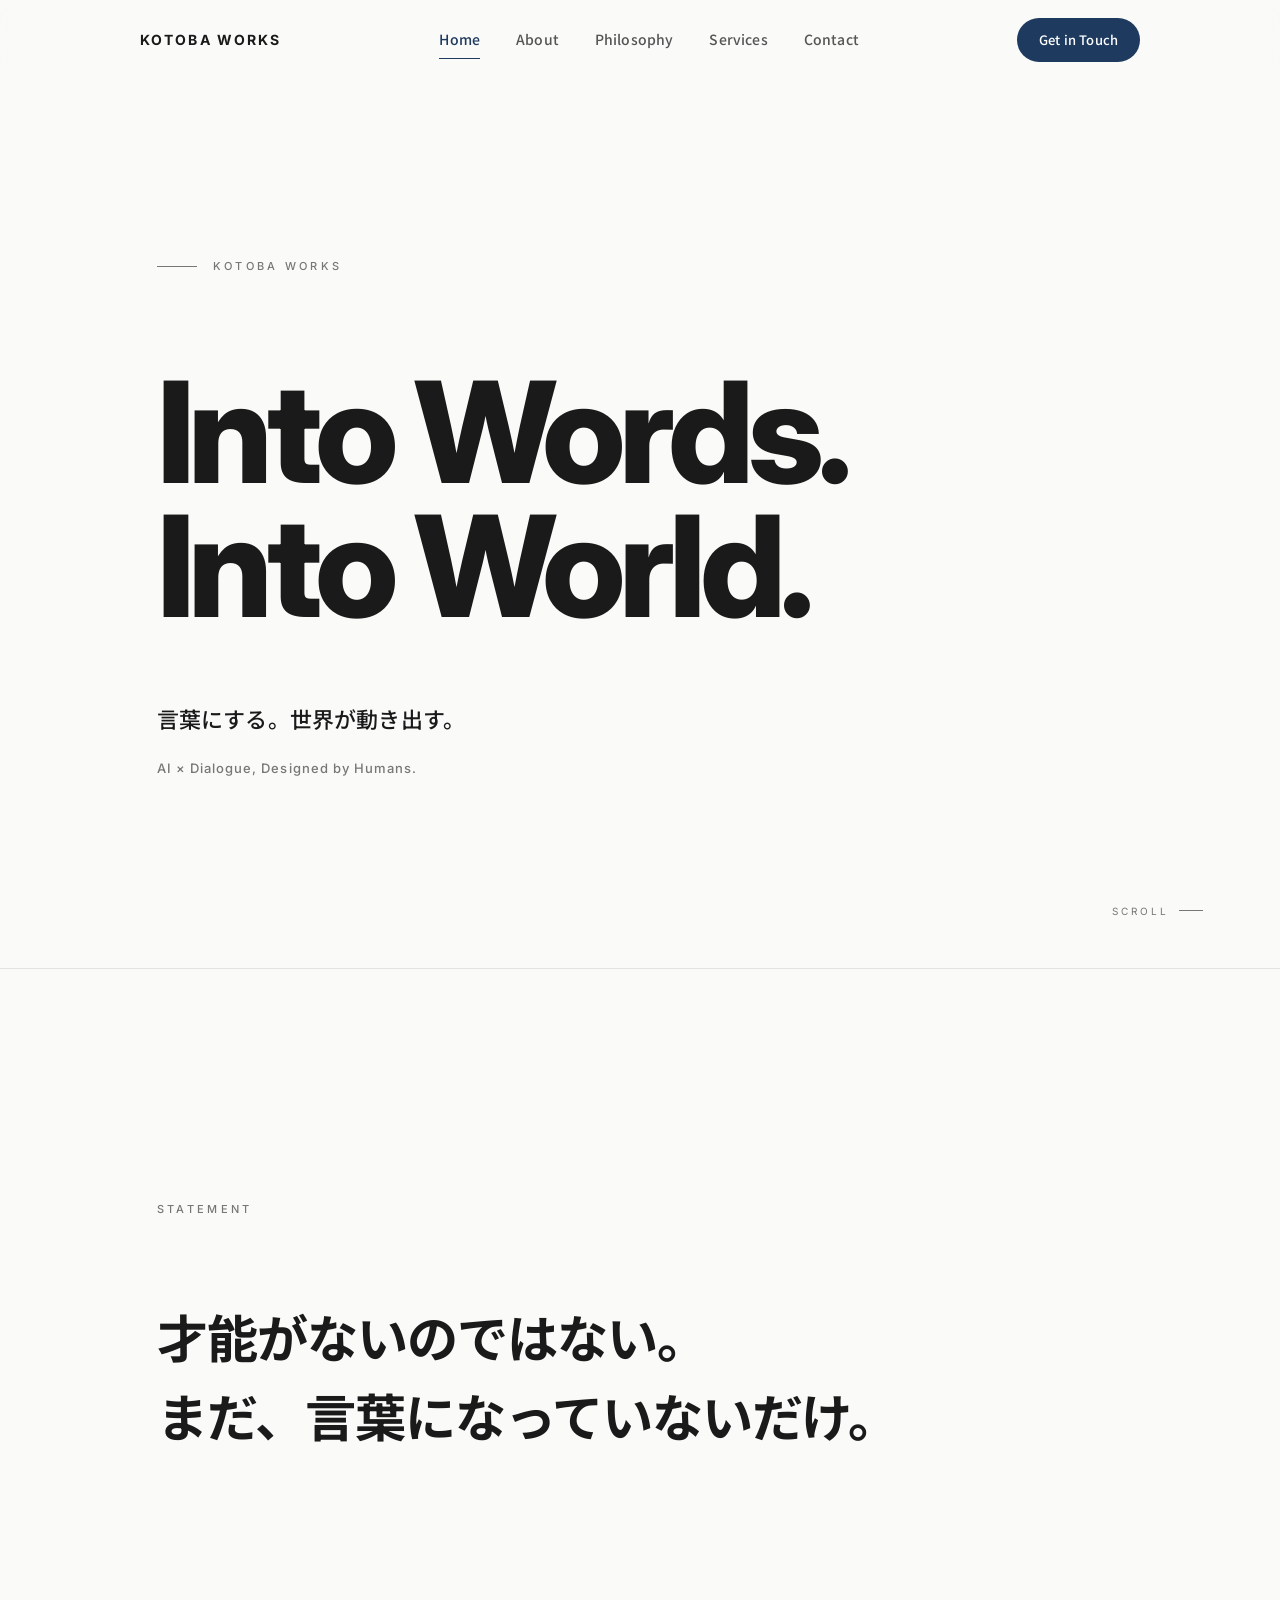
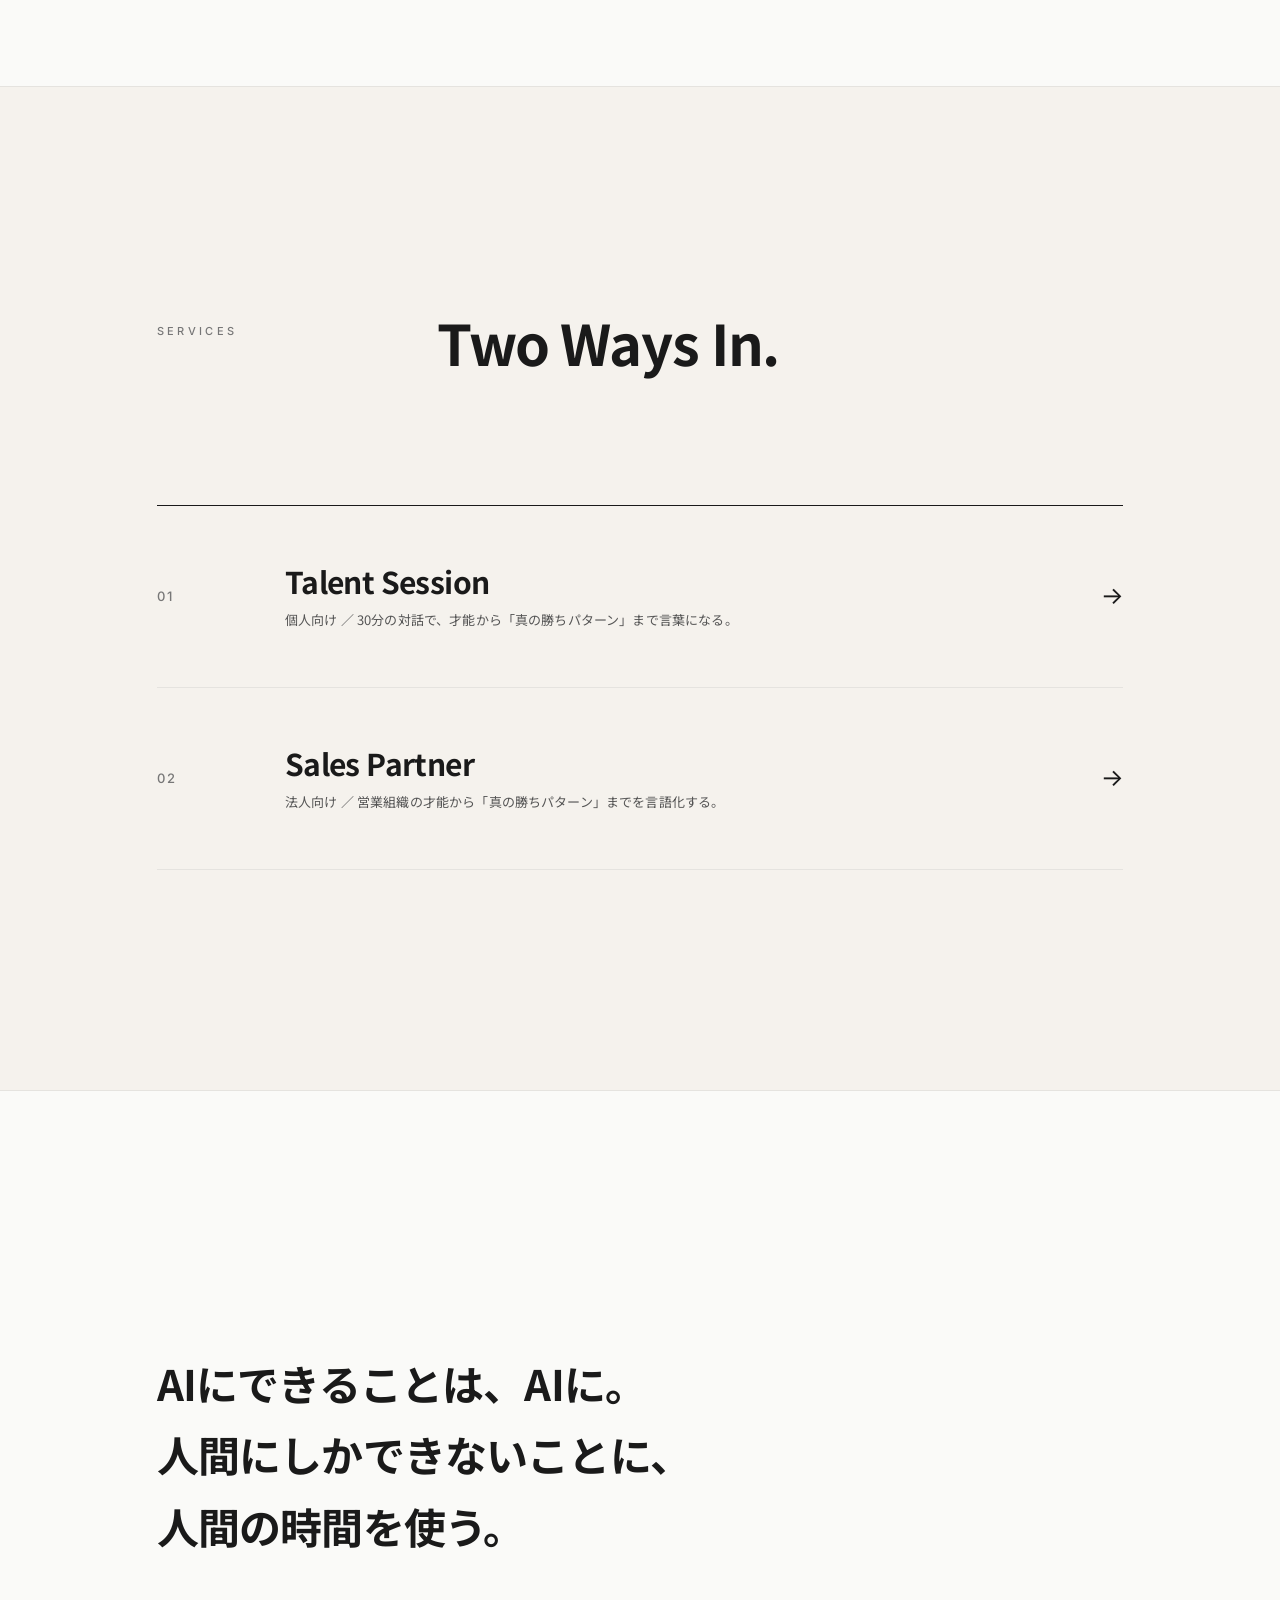
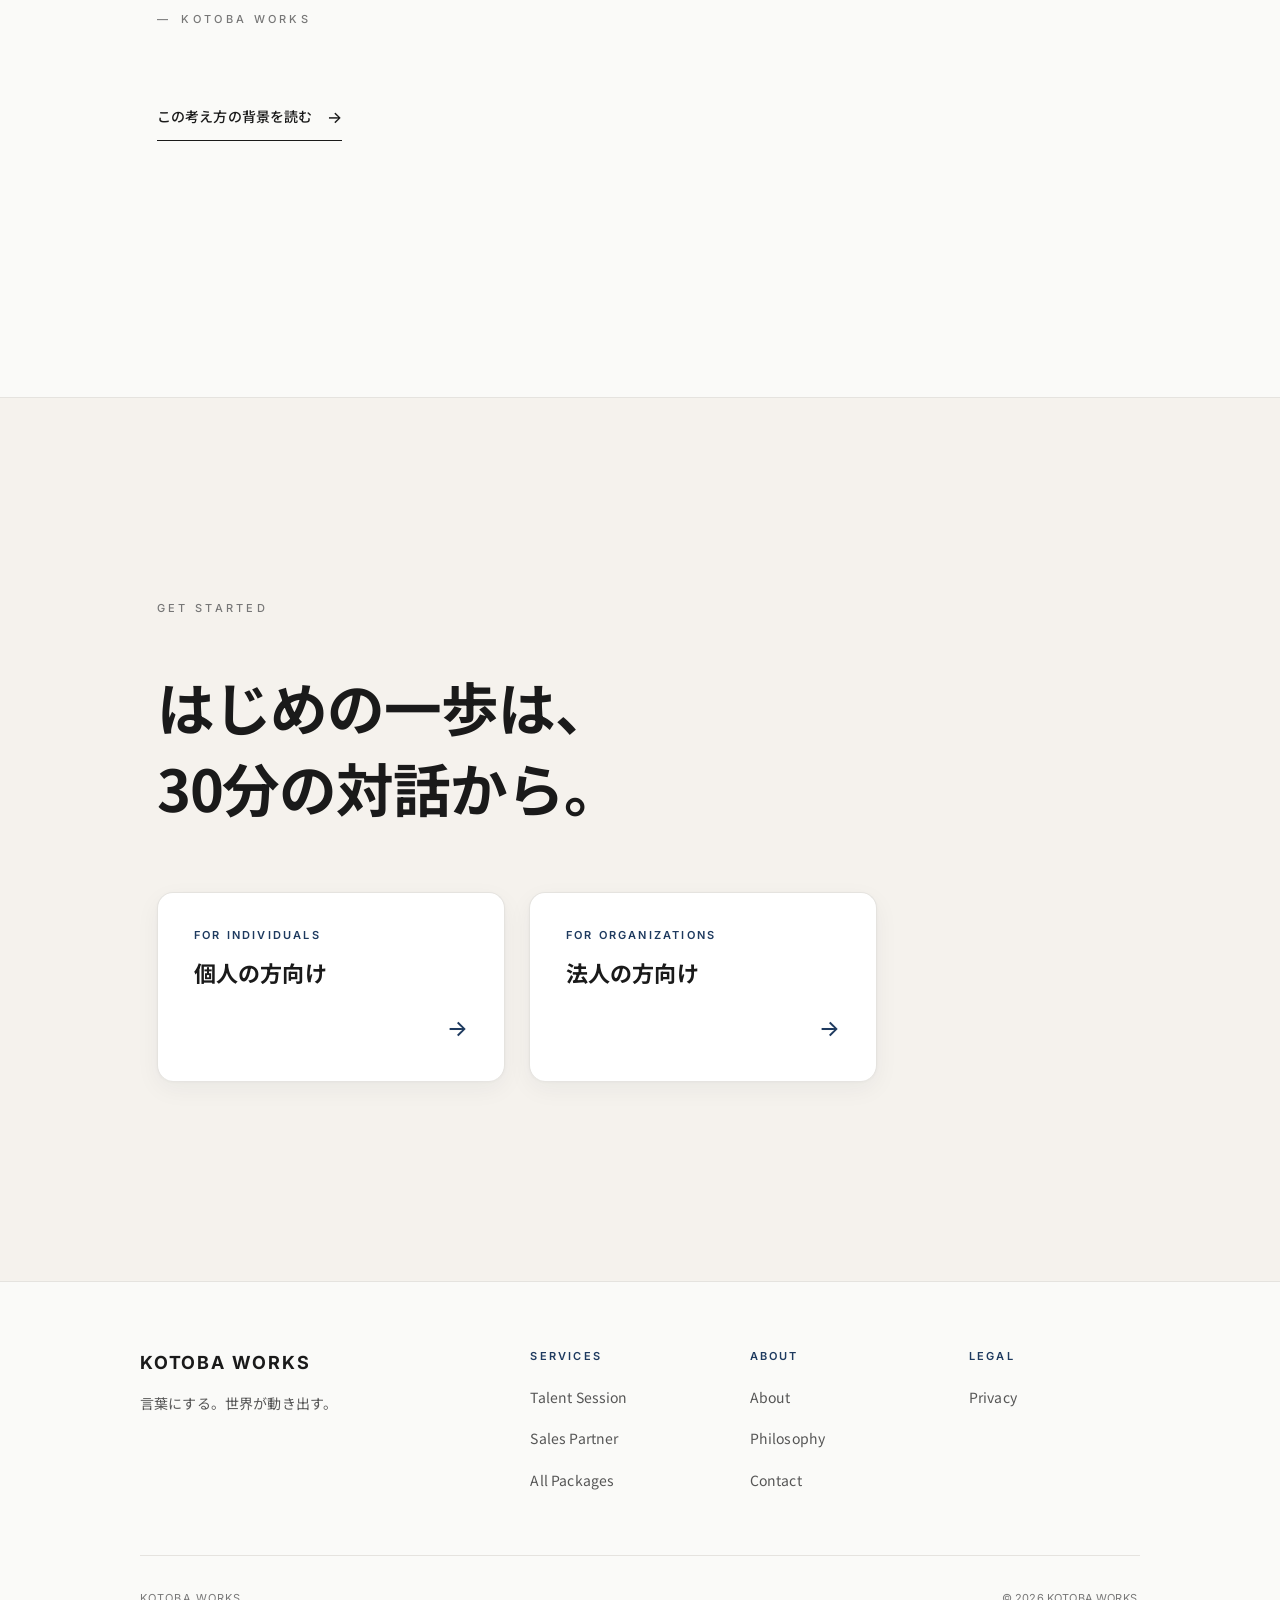
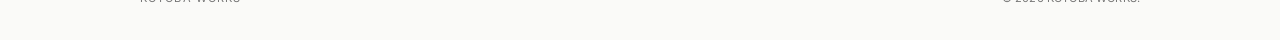
<file: index.html>
<!DOCTYPE html>
<html lang="ja">
<head>
<meta charset="UTF-8">
<meta name="viewport" content="width=device-width, initial-scale=1.0">
<title>KOTOBA WORKS ／ Into Words. Into World.</title>
<meta name="description" content="言葉にする。世界が動き出す。AIと対話の設計で、才能から『真の勝ちパターン』まで言葉にする。マイナスを出さずにプラスだけを積む動きを作る、KOTOBA WORKSの事業ポータル。">
<meta name="keywords" content="才能, 言語化, AI, 対話, コーチング, 営業組織改革, キャリア, 真の勝ちパターン, KOTOBA WORKS">
<meta name="author" content="KOTOBA WORKS">

<!-- Favicon -->
<link rel="icon" type="image/svg+xml" href="assets/favicon.svg">

<!-- Canonical -->
<link rel="canonical" href="https://matsumoto-rentaro.com/">

<!-- OG / Social -->
<meta property="og:type" content="website">
<meta property="og:url" content="https://matsumoto-rentaro.com/">
<meta property="og:title" content="KOTOBA WORKS ／ Into Words. Into World.">
<meta property="og:description" content="言葉にする。世界が動き出す。AIと対話の設計で、人と組織の才能を言葉にする。">
<meta property="og:image" content="https://matsumoto-rentaro.com/assets/og-image.png">
<meta property="og:locale" content="ja_JP">
<meta property="og:site_name" content="KOTOBA WORKS">

<!-- Twitter -->
<meta name="twitter:card" content="summary_large_image">
<meta name="twitter:title" content="KOTOBA WORKS ／ Into Words. Into World.">
<meta name="twitter:description" content="言葉にする。世界が動き出す。AIと対話の設計で、人と組織の才能を言葉にする。">
<meta name="twitter:image" content="https://matsumoto-rentaro.com/assets/og-image.png">

<!-- Fonts -->
<link rel="preconnect" href="https://fonts.googleapis.com">
<link rel="preconnect" href="https://fonts.gstatic.com" crossorigin>
<link href="https://fonts.googleapis.com/css2?family=Inter:wght@300;400;500;600;700;800;900&family=Noto+Sans+JP:wght@300;400;500;700&family=Noto+Serif+JP:wght@400;500;600;700;900&display=swap" rel="stylesheet">
<link rel="stylesheet" href="assets/shared.css">

<!-- Structured Data: Organization + Person -->
<script type="application/ld+json">
{
  "@context": "https://schema.org",
  "@type": "Organization",
  "name": "KOTOBA WORKS",
  "alternateName": "KOTOBA WORKS",
  "url": "https://matsumoto-rentaro.com/",
  "logo": "https://matsumoto-rentaro.com/assets/favicon.svg",
  "image": "https://matsumoto-rentaro.com/assets/og-image.png",
  "description": "AIと対話の設計で、人と組織の才能を言葉にする。",
  "founder": {
    "@type": "Person",
    "name": "KOTOBA WORKS",
    "jobTitle": "Talent Producer",
    "knowsAbout": ["AI", "対話設計", "才能開発", "営業組織改革", "コーチング"]
  },
  "address": {
    "@type": "PostalAddress",
    "addressLocality": "Tokyo",
    "addressCountry": "JP"
  },
  "contactPoint": {
    "@type": "ContactPoint",
    "email": "kotobaworks.info@gmail.com",
    "contactType": "customer service"
  }
}
</script>

<!-- Structured Data: WebSite -->
<script type="application/ld+json">
{
  "@context": "https://schema.org",
  "@type": "WebSite",
  "name": "KOTOBA WORKS",
  "url": "https://matsumoto-rentaro.com/",
  "inLanguage": "ja"
}
</script>
<style>
  /* ==============================
     Aesop / Seth Godin style
     Minimal, left-aligned, spacious
     ============================== */

  body {
    background: var(--bg);
    color: var(--text);
  }

  main { padding-top: 68px; }

  /* ========== HERO (Apple-style motion) ========== */
  .hero {
    min-height: 100vh;
    display: flex;
    align-items: center;
    padding: 0;
    border-top: none !important;
    position: relative;
    overflow: hidden;
  }
  .hero-inner {
    max-width: var(--max);
    margin: 0 auto;
    padding: 0 clamp(24px, 6vw, 80px);
    width: 100%;
  }

  /* Eyebrow */
  .hero-meta {
    font-family: var(--en);
    font-size: 11px;
    font-weight: 500;
    letter-spacing: 0.3em;
    color: var(--text-light);
    text-transform: uppercase;
    margin-bottom: clamp(48px, 7vw, 96px);
    display: flex;
    align-items: center;
    gap: 16px;
  }
  .hero-meta-line {
    width: 40px;
    height: 1px;
    background: var(--text-light);
  }

  /* Title */
  .hero-title {
    font-family: var(--en);
    font-size: clamp(64px, 11vw, 160px);
    font-weight: 800;
    letter-spacing: -0.045em;
    line-height: 0.95;
    color: var(--text);
    margin-bottom: clamp(36px, 5vw, 64px);
    max-width: 1100px;
  }

  /* Sub text */
  .hero-sub {
    font-family: var(--jp);
    font-size: clamp(18px, 1.9vw, 22px);
    font-weight: 500;
    color: var(--text);
    line-height: 1.9;
    max-width: 640px;
    margin-bottom: 16px;
  }
  .hero-sub-en {
    font-family: var(--en);
    font-size: 13px;
    font-weight: 500;
    color: var(--text-light);
    letter-spacing: 0.08em;
  }

  /* Bottom bar */
  .hero-bottom {
    position: absolute;
    bottom: 48px;
    left: clamp(24px, 6vw, 80px);
    right: clamp(24px, 6vw, 80px);
    display: flex;
    justify-content: space-between;
    align-items: center;
  }
  .hero-bottom-l {
    font-family: var(--en);
    font-size: 10px;
    letter-spacing: 0.3em;
    color: var(--text-light);
    text-transform: uppercase;
  }
  .hero-bottom-r {
    font-family: var(--en);
    font-size: 10px;
    letter-spacing: 0.3em;
    color: var(--text-light);
    text-transform: uppercase;
    display: flex;
    align-items: center;
    gap: 10px;
  }
  .hero-bottom-r::after {
    content: '';
    display: inline-block;
    width: 24px;
    height: 1px;
    background: var(--text-light);
    animation: scrollPulse 2s 2.5s ease-in-out infinite;
  }
  @keyframes scrollPulse {
    0%, 100% { width: 24px; opacity: 1; }
    50% { width: 40px; opacity: 0.5; }
  }

  /* ========== STATEMENT ========== */
  .stmt {
    padding: clamp(140px, 18vw, 240px) 0;
    background: var(--bg);
    border-top: 1px solid var(--border);
  }
  .stmt-inner {
    max-width: var(--max);
    margin: 0 auto;
    padding: 0 clamp(24px, 6vw, 80px);
  }
  .stmt-label {
    font-family: var(--en);
    font-size: 11px;
    font-weight: 500;
    letter-spacing: 0.3em;
    color: var(--text-light);
    text-transform: uppercase;
    margin-bottom: clamp(48px, 6vw, 80px);
  }
  .stmt-text {
    font-family: var(--jp);
    font-size: clamp(28px, 4vw, 52px);
    font-weight: 700;
    line-height: 1.55;
    letter-spacing: -0.02em;
    color: var(--text);
    max-width: 900px;
  }

  /* ========== SERVICES (minimal list) ========== */
  .svcs {
    padding: clamp(140px, 18vw, 220px) 0;
    background: var(--bg-warm);
    border-top: 1px solid var(--border);
  }
  .svcs-inner {
    max-width: var(--max);
    margin: 0 auto;
    padding: 0 clamp(24px, 6vw, 80px);
  }
  .svcs-head {
    display: grid;
    grid-template-columns: 200px 1fr;
    gap: 80px;
    margin-bottom: clamp(80px, 10vw, 140px);
    align-items: start;
  }
  @media (max-width: 768px) {
    .svcs-head { grid-template-columns: 1fr; gap: 24px; }
  }
  .svcs-label {
    font-family: var(--en);
    font-size: 11px;
    font-weight: 500;
    letter-spacing: 0.3em;
    color: var(--text-light);
    text-transform: uppercase;
    padding-top: 14px;
  }
  .svcs-title {
    font-family: var(--jp);
    font-size: clamp(32px, 4.5vw, 56px);
    font-weight: 700;
    line-height: 1.25;
    letter-spacing: -0.02em;
    color: var(--text);
  }

  .svcs-list {
    border-top: 1px solid var(--text);
  }
  .svcs-item {
    display: grid;
    grid-template-columns: 80px 1fr auto;
    gap: 48px;
    padding: clamp(36px, 5vw, 56px) 0;
    border-bottom: 1px solid var(--border);
    text-decoration: none;
    color: inherit;
    transition: padding-left 0.6s cubic-bezier(0.16, 1, 0.3, 1);
    align-items: center;
  }
  .svcs-item:hover:not(.soon) {
    padding-left: 16px;
  }
  .svcs-item.soon {
    opacity: 0.4;
    cursor: default;
    pointer-events: none;
  }
  @media (max-width: 768px) {
    .svcs-item { grid-template-columns: 60px 1fr; gap: 24px; }
    .svcs-item-arrow { display: none; }
  }
  .svcs-item-num {
    font-family: var(--en);
    font-size: 13px;
    font-weight: 500;
    color: var(--text-light);
    letter-spacing: 0.2em;
  }
  .svcs-item-body {
    display: flex;
    flex-direction: column;
    gap: 8px;
  }
  .svcs-item-name {
    font-family: var(--jp);
    font-size: clamp(22px, 2.8vw, 30px);
    font-weight: 700;
    line-height: 1.3;
    color: var(--text);
    letter-spacing: -0.02em;
  }
  .svcs-item-desc {
    font-family: var(--jp);
    font-size: 13px;
    color: var(--text-sub);
    line-height: 1.7;
  }
  .svcs-item-arrow {
    font-family: var(--en);
    font-size: 24px;
    color: var(--text);
    transition: transform 0.5s cubic-bezier(0.16, 1, 0.3, 1);
  }
  .svcs-item:hover .svcs-item-arrow {
    transform: translateX(8px);
  }

  /* ========== QUOTE ========== */
  .quote {
    padding: clamp(160px, 20vw, 260px) 0;
    background: var(--bg);
    border-top: 1px solid var(--border);
  }
  .quote-inner {
    max-width: var(--max);
    margin: 0 auto;
    padding: 0 clamp(24px, 6vw, 80px);
  }
  .quote-text {
    font-family: var(--jp);
    font-size: clamp(24px, 3.4vw, 42px);
    font-weight: 700;
    line-height: 1.7;
    letter-spacing: -0.02em;
    color: var(--text);
    max-width: 900px;
    margin-bottom: 48px;
  }
  .quote-sign {
    font-family: var(--en);
    font-size: 11px;
    font-weight: 500;
    letter-spacing: 0.3em;
    color: var(--text-light);
    text-transform: uppercase;
  }
  .quote-sign::before {
    content: '— ';
    margin-right: 4px;
  }
  .quote-cta {
    margin-top: clamp(48px, 6vw, 72px);
  }
  .quote-link {
    display: inline-flex;
    align-items: center;
    gap: 14px;
    font-family: var(--jp);
    font-size: 14px;
    font-weight: 500;
    color: var(--text);
    text-decoration: none;
    padding-bottom: 8px;
    border-bottom: 1px solid var(--text);
    transition: gap 0.5s cubic-bezier(0.16, 1, 0.3, 1);
  }
  .quote-link:hover { gap: 24px; }
  .quote-link span {
    font-family: var(--en);
    font-size: 16px;
  }

  /* ========== CTA ========== */
  .cta {
    padding: clamp(120px, 16vw, 200px) 0;
    background: var(--bg-warm);
    border-top: 1px solid var(--border);
    text-align: left;
  }
  .cta-inner {
    max-width: var(--max);
    margin: 0 auto;
    padding: 0 clamp(24px, 6vw, 80px);
  }
  .cta-label {
    font-family: var(--en);
    font-size: 11px;
    font-weight: 500;
    letter-spacing: 0.3em;
    color: var(--text-light);
    text-transform: uppercase;
    margin-bottom: 48px;
  }
  .cta-text {
    font-family: var(--jp);
    font-size: clamp(32px, 4.5vw, 60px);
    font-weight: 700;
    line-height: 1.4;
    letter-spacing: -0.02em;
    color: var(--text);
    max-width: 900px;
    margin-bottom: 64px;
  }
  .cta-link {
    display: inline-flex;
    align-items: center;
    gap: 16px;
    font-family: var(--jp);
    font-size: 16px;
    font-weight: 500;
    color: var(--text);
    text-decoration: none;
    padding-bottom: 12px;
    border-bottom: 1px solid var(--text);
    transition: gap 0.5s cubic-bezier(0.16, 1, 0.3, 1);
  }
  .cta-link:hover {
    gap: 28px;
  }

  /* CTA buttons (For Individuals / For Organizations) */
  .cta-buttons {
    display: grid;
    grid-template-columns: 1fr 1fr;
    gap: 24px;
    max-width: 720px;
  }
  @media (max-width: 720px) {
    .cta-buttons { grid-template-columns: 1fr; }
  }
  .cta-link-primary {
    display: flex;
    flex-direction: column;
    align-items: flex-start;
    gap: 8px;
    padding: 32px 36px;
    background: var(--bg-card);
    border: 1px solid var(--border);
    border-radius: 16px;
    box-shadow: 0 1px 3px rgba(15, 30, 60, 0.04), 0 8px 24px rgba(15, 30, 60, 0.05);
    color: var(--text);
    text-decoration: none;
    transition: transform 0.5s cubic-bezier(0.16, 1, 0.3, 1),
                box-shadow 0.5s cubic-bezier(0.16, 1, 0.3, 1),
                border-color 0.4s;
    position: relative;
    overflow: hidden;
  }
  .cta-link-primary::before {
    content: '';
    position: absolute;
    top: 0; left: 0;
    width: 100%;
    height: 3px;
    background: linear-gradient(90deg, var(--navy), var(--terra));
    transform: scaleX(0);
    transform-origin: left;
    transition: transform 0.6s cubic-bezier(0.16, 1, 0.3, 1);
  }
  .cta-link-primary:hover {
    transform: translateY(-6px);
    box-shadow: 0 4px 12px rgba(30, 58, 95, 0.08), 0 24px 60px rgba(30, 58, 95, 0.12);
    border-color: var(--navy);
  }
  .cta-link-primary:hover::before { transform: scaleX(1); }
  .cta-link-primary .cta-link-label {
    font-family: var(--en);
    font-size: 11px;
    font-weight: 600;
    letter-spacing: 0.2em;
    color: var(--navy);
    text-transform: uppercase;
    margin-bottom: 4px;
  }
  .cta-link-primary .cta-link-text {
    font-family: var(--jp);
    font-size: 22px;
    font-weight: 700;
    color: var(--text);
    line-height: 1.4;
  }
  .cta-link-primary .cta-link-arrow {
    align-self: flex-end;
    font-family: var(--en);
    font-size: 22px;
    color: var(--navy);
    margin-top: 12px;
    transition: transform 0.4s cubic-bezier(0.16, 1, 0.3, 1);
  }
  .cta-link-primary:hover .cta-link-arrow {
    transform: translateX(6px);
  }
  /* override base .cta-link styles for primary variant */
  .cta-link-primary {
    border-bottom: none !important;
    padding-bottom: 32px;
    gap: 8px !important;
  }
  .cta-link-primary:hover {
    gap: 8px !important;
  }

  /* ========== FADE-IN UNIVERSAL ========== */
  .fi {
    opacity: 0;
    transform: translateY(20px);
    transition: opacity 0.9s cubic-bezier(0.25, 0.46, 0.45, 0.94),
                transform 0.9s cubic-bezier(0.25, 0.46, 0.45, 0.94);
  }
  .fi.v { opacity: 1; transform: translateY(0); }
</style>
</head>
<body>

<!-- HEADER -->
<header class="site-header">
  <div class="site-header-inner">
    <a href="index.html" class="site-logo">KOTOBA WORKS</a>
    <nav class="site-nav">
      <a href="index.html" class="active">Home</a>
      <a href="about.html">About</a>
      <a href="philosophy.html">Philosophy</a>
      <a href="services.html">Services</a>
      <a href="contact.html">Contact</a>
    </nav>
    <a href="contact.html" class="site-cta">Get in Touch</a>
    <button class="site-nav-toggle" aria-label="Menu">☰</button>
  </div>
</header>

<main>

<!-- HERO -->
<section class="hero" id="hero">
  <div class="hero-inner">
    <div class="hero-meta">
      <span class="hero-meta-line"></span>
      <span class="hero-meta-text">KOTOBA WORKS</span>
    </div>
    <h1 class="hero-title">
      Into Words.<br>
      Into World.
    </h1>
    <p class="hero-sub">
      言葉にする。世界が動き出す。
    </p>
    <p class="hero-sub-en">AI × Dialogue, Designed by Humans.</p>
  </div>
  <div class="hero-bottom">
    <div class="hero-bottom-l"></div>
    <div class="hero-bottom-r">Scroll</div>
  </div>
</section>

<!-- STATEMENT -->
<section class="stmt">
  <div class="stmt-inner">
    <div class="stmt-label fi">Statement</div>
    <p class="stmt-text fi">
      才能がないのではない。<br>
      まだ、言葉になっていないだけ。
    </p>
  </div>
</section>

<!-- SERVICES -->
<section class="svcs">
  <div class="svcs-inner">
    <div class="svcs-head">
      <div class="svcs-label fi">Services</div>
      <h2 class="svcs-title fi">Two Ways In.</h2>
    </div>

    <div class="svcs-list">

      <a href="session_lp.html" class="svcs-item fi">
        <div class="svcs-item-num">01</div>
        <div class="svcs-item-body">
          <div class="svcs-item-name">Talent Session</div>
          <div class="svcs-item-desc">個人向け ／ 30分の対話で、才能から「真の勝ちパターン」まで言葉になる。</div>
        </div>
        <div class="svcs-item-arrow">&rarr;</div>
      </a>

      <a href="sales_lp.html" class="svcs-item fi">
        <div class="svcs-item-num">02</div>
        <div class="svcs-item-body">
          <div class="svcs-item-name">Sales Partner</div>
          <div class="svcs-item-desc">法人向け ／ 営業組織の才能から「真の勝ちパターン」までを言語化する。</div>
        </div>
        <div class="svcs-item-arrow">&rarr;</div>
      </a>

    </div>
  </div>
</section>

<!-- QUOTE -->
<section class="quote">
  <div class="quote-inner">
    <p class="quote-text fi">
      AIにできることは、AIに。<br>
      人間にしかできないことに、<br>
      人間の時間を使う。
    </p>
    <div class="quote-sign fi">KOTOBA WORKS</div>
    <div class="quote-cta fi d1">
      <a href="philosophy.html" class="quote-link">
        この考え方の背景を読む
        <span>&rarr;</span>
      </a>
    </div>
  </div>
</section>

<!-- CTA -->
<section class="cta">
  <div class="cta-inner">
    <div class="cta-label fi">Get Started</div>
    <p class="cta-text fi">
      はじめの一歩は、<br>
      30分の対話から。
    </p>
    <div class="cta-buttons fi d1">
      <a href="session_lp.html" class="cta-link cta-link-primary">
        <span class="cta-link-label">For Individuals</span>
        <span class="cta-link-text">個人の方向け</span>
        <span class="cta-link-arrow">&rarr;</span>
      </a>
      <a href="sales_lp.html" class="cta-link cta-link-primary">
        <span class="cta-link-label">For Organizations</span>
        <span class="cta-link-text">法人の方向け</span>
        <span class="cta-link-arrow">&rarr;</span>
      </a>
    </div>
  </div>
</section>

</main>

<!-- FOOTER -->
<footer class="site-footer">
  <div class="site-footer-inner">
    <div class="site-footer-grid">
      <div class="site-footer-brand">
        <h3>KOTOBA WORKS</h3>
        <p>言葉にする。世界が動き出す。</p>
      </div>
      <div class="site-footer-col">
        <h4>Services</h4>
        <ul>
          <li><a href="session_lp.html">Talent Session</a></li>
          <li><a href="sales_lp.html">Sales Partner</a></li>
          <li><a href="packages.html">All Packages</a></li>
        </ul>
      </div>
      <div class="site-footer-col">
        <h4>About</h4>
        <ul>
          <li><a href="about.html">About</a></li>
          <li><a href="philosophy.html">Philosophy</a></li>
          <li><a href="contact.html">Contact</a></li>
        </ul>
      </div>
      <div class="site-footer-col">
        <h4>Legal</h4>
        <ul>
          <li><a href="privacy.html">Privacy</a></li>
        </ul>
      </div>
    </div>
    <div class="site-footer-bottom">
      <div class="site-footer-sign">KOTOBA WORKS</div>
      <div class="site-footer-copy">&copy; 2026 KOTOBA WORKS.</div>
    </div>
  </div>
</footer>

<script src="assets/shared.js"></script>
</body>
</html>
</file>
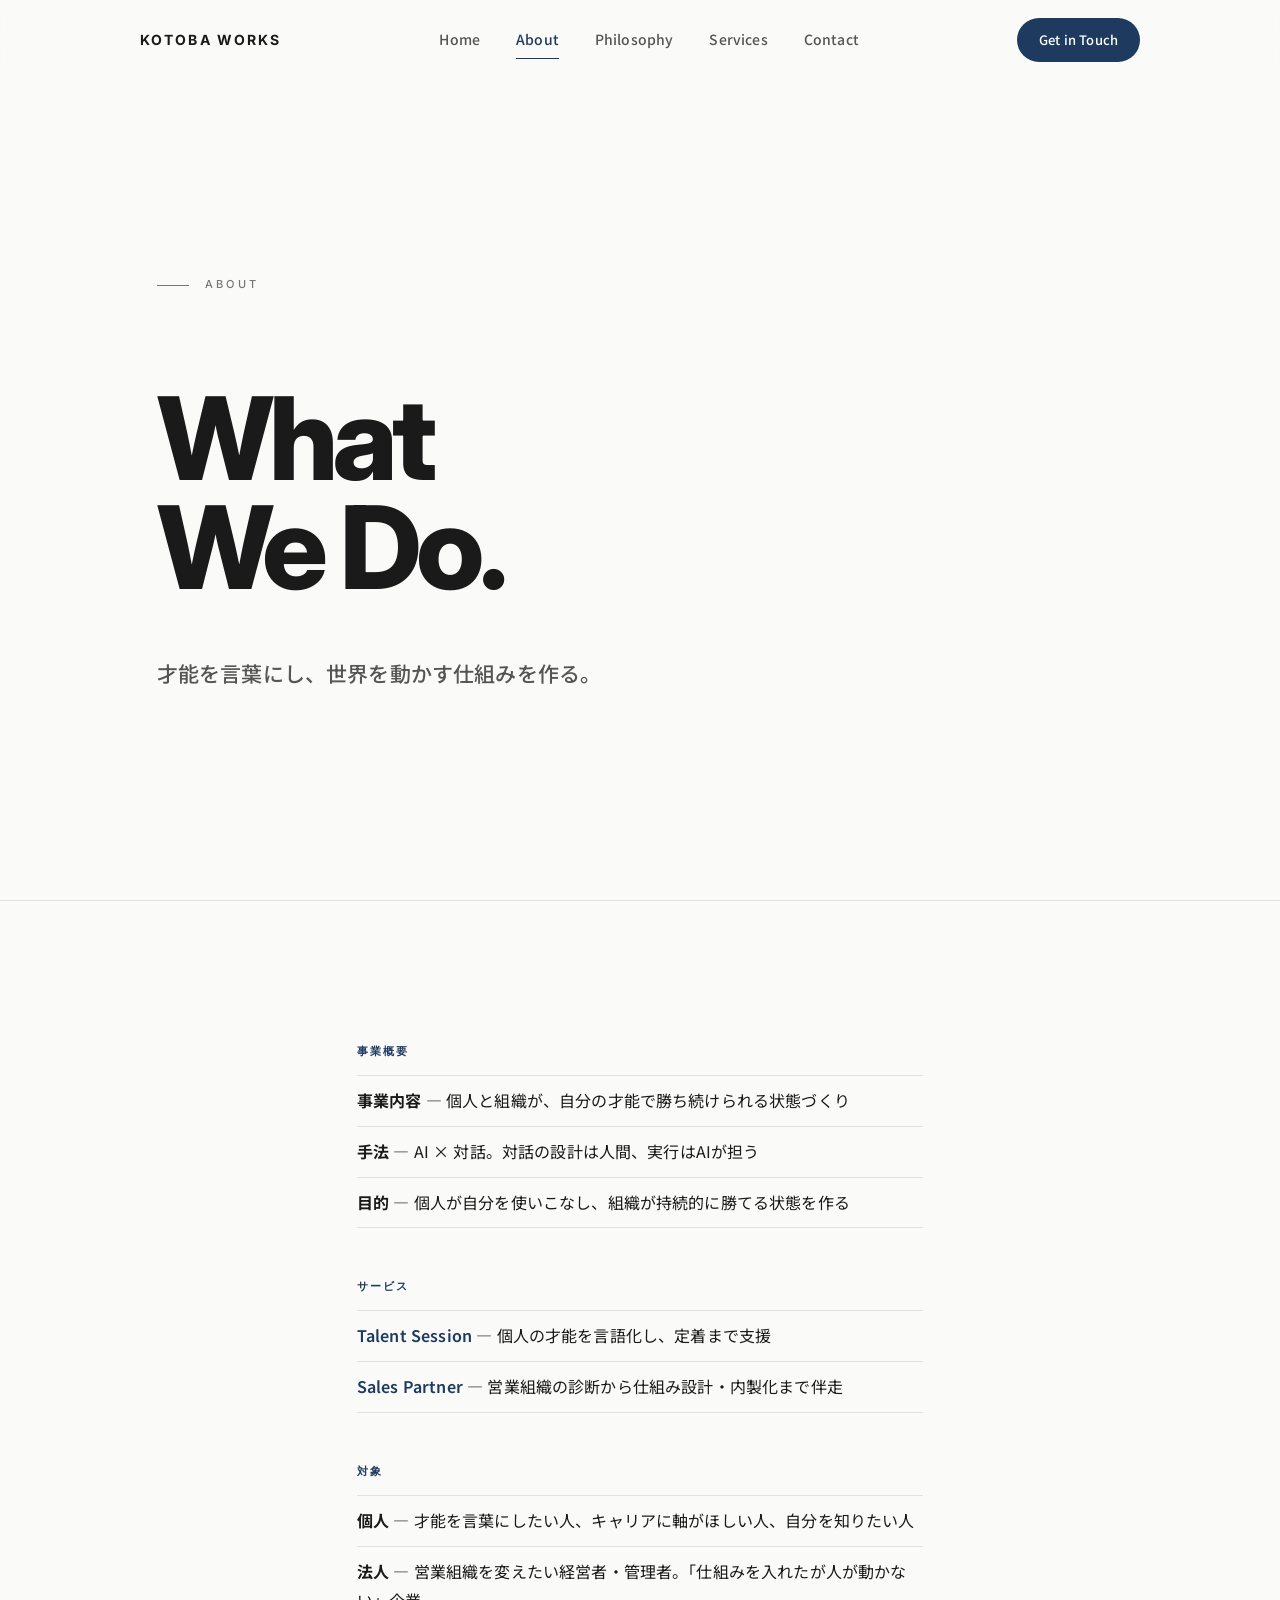
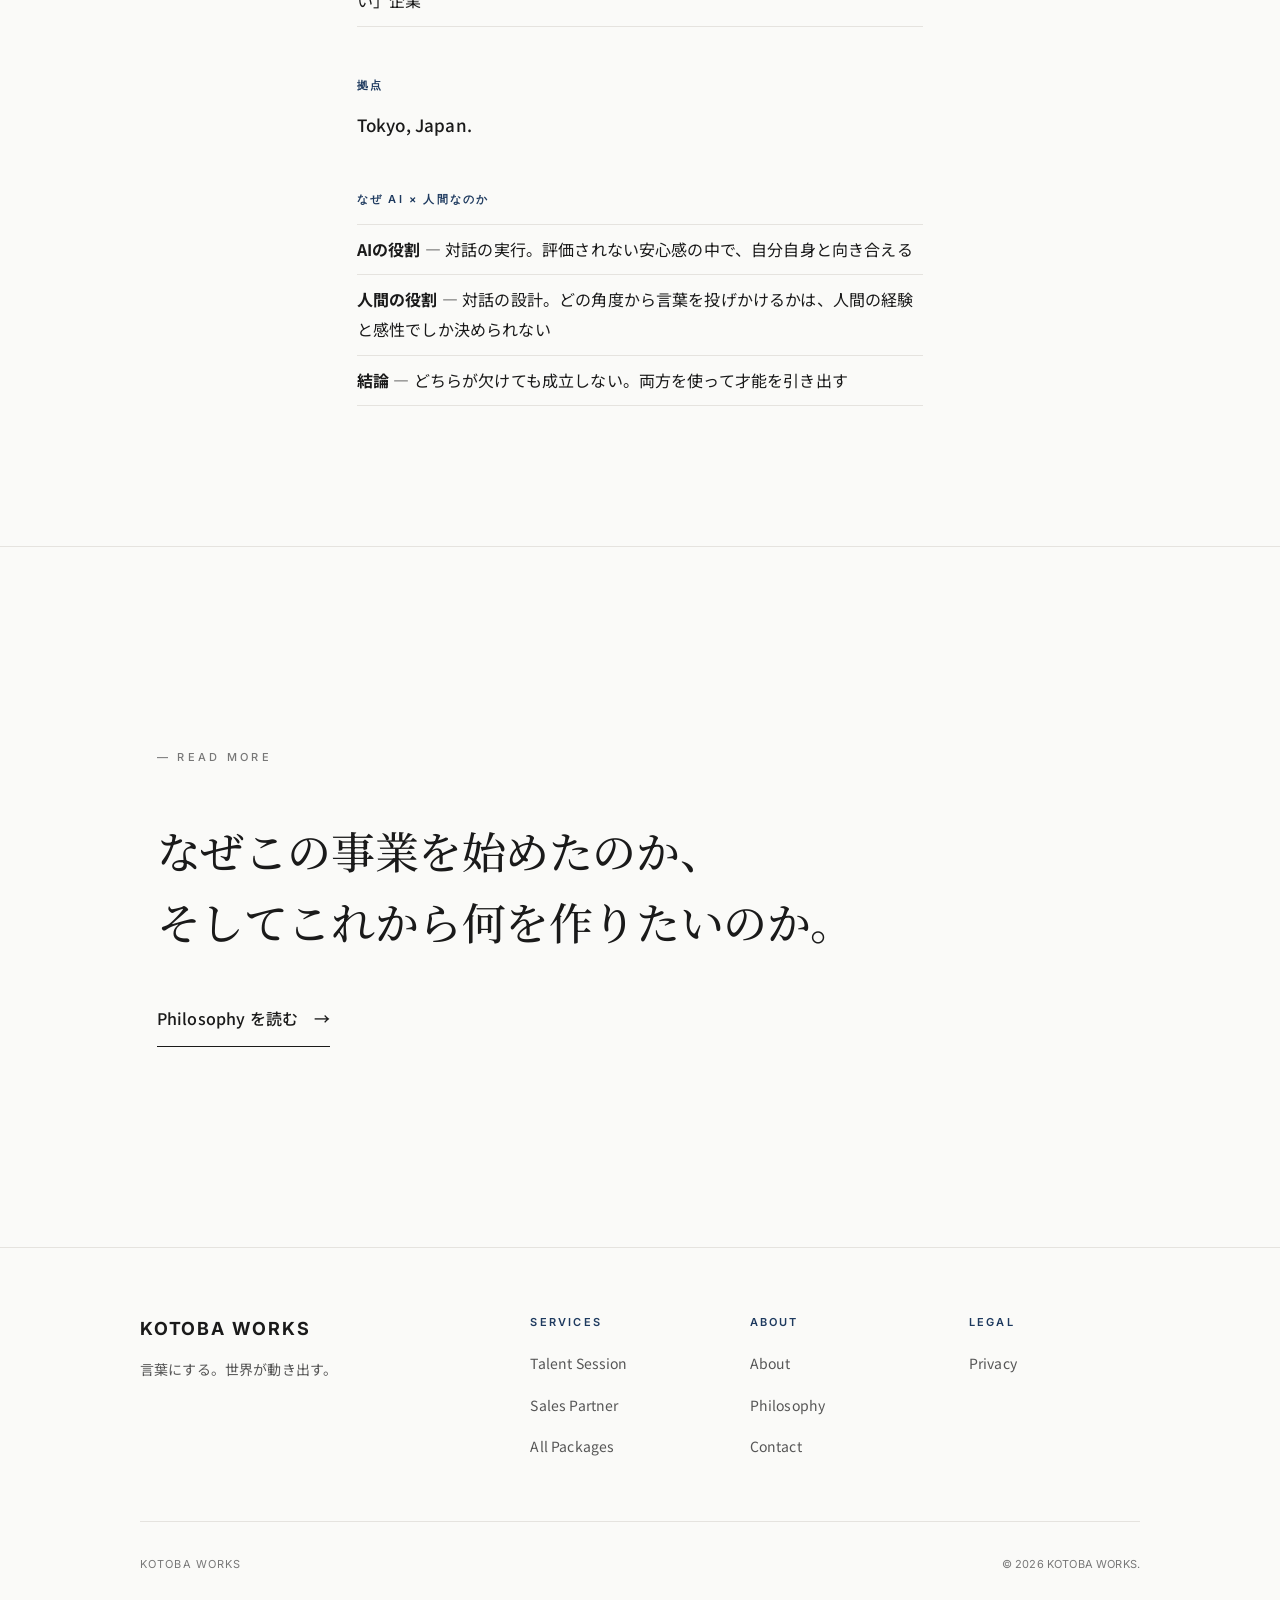
<file: about.html>
<!DOCTYPE html>
<html lang="ja">
<head>
<meta charset="UTF-8">
<meta name="viewport" content="width=device-width, initial-scale=1.0">
<title>About ／ KOTOBA WORKS</title>
<meta name="description" content="KOTOBA WORKS. AIと対話を設計する、才能のプロデューサー。人と組織の才能を、AI × 対話で言葉にする。">
<meta name="author" content="KOTOBA WORKS">
<link rel="icon" type="image/svg+xml" href="assets/favicon.svg">
<link rel="canonical" href="https://matsumoto-rentaro.com/about.html">
<meta property="og:type" content="profile">
<meta property="og:url" content="https://matsumoto-rentaro.com/about.html">
<meta property="og:title" content="About ／ KOTOBA WORKS">
<meta property="og:description" content="AIと対話を設計する、才能のプロデューサー。">
<meta property="og:image" content="https://matsumoto-rentaro.com/assets/og-image.png">
<meta property="og:locale" content="ja_JP">
<meta property="og:site_name" content="KOTOBA WORKS">
<meta name="twitter:card" content="summary_large_image">
<meta name="twitter:title" content="About ／ KOTOBA WORKS">
<meta name="twitter:description" content="AIと対話を設計する、才能のプロデューサー。">
<meta name="twitter:image" content="https://matsumoto-rentaro.com/assets/og-image.png">
<link rel="preconnect" href="https://fonts.googleapis.com">
<link rel="preconnect" href="https://fonts.gstatic.com" crossorigin>
<link href="https://fonts.googleapis.com/css2?family=Inter:wght@300;400;500;600;700;800;900&family=Noto+Sans+JP:wght@300;400;500;700&family=Noto+Serif+JP:wght@400;500;600;700&display=swap" rel="stylesheet">
<link rel="stylesheet" href="assets/shared.css">
<script type="application/ld+json">
{
  "@context": "https://schema.org",
  "@type": "Person",
  "name": "KOTOBA WORKS",
  "alternateName": "松本 蓮太郎",
  "jobTitle": "Talent Producer",
  "url": "https://matsumoto-rentaro.com/about.html",
  "image": "https://matsumoto-rentaro.com/assets/og-image.png",
  "description": "AIと対話を設計する、才能のプロデューサー。人と組織の才能を、AI × 対話で言葉にする。",
  "knowsAbout": ["AI対話設計", "才能開発", "営業組織改革", "問いかけ型マネジメント"],
  "address": {
    "@type": "PostalAddress",
    "addressLocality": "Tokyo",
    "addressCountry": "JP"
  }
}
</script>
<style>
  main { padding-top: 68px; }

  /* HERO */
  .about-hero {
    min-height: calc(100vh - 68px);
    display: flex;
    align-items: center;
    padding: 0;
    border-top: none !important;
  }
  .about-hero-inner {
    max-width: var(--max);
    margin: 0 auto;
    padding: 0 clamp(24px, 6vw, 80px);
    width: 100%;
  }
  .about-meta {
    font-family: var(--en);
    font-size: 11px;
    font-weight: 500;
    letter-spacing: 0.3em;
    color: var(--text-light);
    text-transform: uppercase;
    margin-bottom: clamp(48px, 6vw, 80px);
    opacity: 0;
    animation: fadeIn 1s 0.2s forwards;
  }
  .about-meta::before {
    content: '';
    display: inline-block;
    width: 32px;
    height: 1px;
    background: var(--text-light);
    vertical-align: middle;
    margin-right: 16px;
  }
  .about-hero-title {
    font-family: var(--serif);
    font-size: clamp(56px, 9vw, 164px);
    font-weight: 500;
    letter-spacing: -0.03em;
    line-height: 1;
    color: var(--text);
    opacity: 0;
    animation: fadeIn 1.2s 0.4s forwards;
  }
  @keyframes fadeIn { to { opacity: 1; } }

  /* HERO */
  .about-hero-section {
    min-height: calc(100vh - 68px);
    display: flex;
    align-items: center;
    padding: 0;
    border-top: none !important;
  }
  .about-hero-inner {
    max-width: var(--max);
    margin: 0 auto;
    padding: 0 clamp(24px, 6vw, 80px);
    width: 100%;
  }
  .about-eyebrow {
    font-family: var(--en);
    font-size: 11px;
    font-weight: 500;
    letter-spacing: 0.3em;
    color: var(--text-light);
    text-transform: uppercase;
    margin-bottom: clamp(48px, 7vw, 96px);
    opacity: 0;
    animation: aboutFade 1s 0.2s forwards;
  }
  .about-eyebrow::before {
    content: '';
    display: inline-block;
    width: 32px;
    height: 1px;
    background: var(--text-light);
    vertical-align: middle;
    margin-right: 16px;
  }
  .about-hero-h {
    font-family: var(--en);
    font-size: clamp(56px, 9vw, 140px);
    font-weight: 800;
    letter-spacing: -0.045em;
    line-height: 0.95;
    color: var(--text);
    margin-bottom: clamp(32px, 4vw, 56px);
    opacity: 0;
    transform: translateY(40px);
    animation: aboutSlide 1.2s 0.4s cubic-bezier(0.16, 1, 0.3, 1) forwards;
  }
  .about-hero-sub {
    font-family: var(--jp);
    font-size: clamp(17px, 1.8vw, 21px);
    font-weight: 500;
    color: var(--text-sub);
    line-height: 1.9;
    opacity: 0;
    animation: aboutSlide 1s 0.8s cubic-bezier(0.16, 1, 0.3, 1) forwards;
  }
  @keyframes aboutFade { to { opacity: 1; } }
  @keyframes aboutSlide { to { opacity: 1; transform: translateY(0); } }

  /* FACTS — left-aligned, thin lines */
  .facts {
    padding: clamp(120px, 16vw, 200px) 0;
    border-top: 1px solid var(--border);
  }
  .facts-inner {
    max-width: var(--max);
    margin: 0 auto;
    padding: 0 clamp(24px, 6vw, 80px);
  }
  .facts-head {
    font-family: var(--en);
    font-size: 11px;
    font-weight: 500;
    letter-spacing: 0.3em;
    color: var(--text-light);
    text-transform: uppercase;
    margin-bottom: clamp(56px, 6vw, 80px);
  }
  .facts-grid {
    max-width: 720px;
  }
  .facts-row {
    display: grid;
    grid-template-columns: 140px 1fr;
    gap: 40px;
    padding: 32px 0;
    border-top: 1px solid var(--border);
  }
  .facts-row:last-child { border-bottom: 1px solid var(--border); }
  @media (max-width: 640px) {
    .facts-row { grid-template-columns: 1fr; gap: 8px; }
  }
  .facts-k {
    font-family: var(--en);
    font-size: 11px;
    font-weight: 500;
    letter-spacing: 0.25em;
    text-transform: uppercase;
    color: var(--text-light);
    padding-top: 6px;
  }
  .facts-v {
    font-family: var(--serif);
    font-size: clamp(18px, 2.2vw, 24px);
    font-weight: 500;
    color: var(--text);
    line-height: 1.7;
    letter-spacing: -0.01em;
  }

  /* METHOD — 5-element flow */
  .method {
    padding: clamp(120px, 16vw, 200px) 0;
    border-top: 1px solid var(--border);
    background: var(--bg-warm);
  }
  .method-inner {
    max-width: var(--max);
    margin: 0 auto;
    padding: 0 clamp(24px, 6vw, 80px);
  }
  .method-head {
    font-family: var(--en);
    font-size: 11px;
    font-weight: 500;
    letter-spacing: 0.3em;
    color: var(--text-light);
    text-transform: uppercase;
    margin-bottom: clamp(48px, 6vw, 72px);
  }
  .method-title {
    font-family: var(--serif);
    font-size: clamp(26px, 3.4vw, 40px);
    font-weight: 500;
    line-height: 1.6;
    letter-spacing: -0.01em;
    color: var(--text);
    margin-bottom: clamp(56px, 7vw, 80px);
    max-width: 720px;
  }
  .method-flow {
    display: flex;
    align-items: center;
    gap: 0;
    flex-wrap: wrap;
    max-width: 900px;
  }
  .method-step {
    background: var(--bg-card);
    border: 1px solid var(--border);
    border-radius: 12px;
    padding: 24px 20px;
    min-width: 120px;
    text-align: center;
    box-shadow: 0 1px 3px rgba(15, 30, 60, 0.04);
    transition: transform 0.4s cubic-bezier(0.16, 1, 0.3, 1),
                box-shadow 0.4s;
  }
  .method-step:hover {
    transform: translateY(-4px);
    box-shadow: 0 8px 24px rgba(30, 58, 95, 0.1);
  }
  .method-step-final {
    /* same as other steps — unified */
  }
  .method-step-num {
    font-family: var(--en);
    font-size: 11px;
    font-weight: 700;
    color: var(--terra);
    letter-spacing: 0.1em;
    margin-bottom: 8px;
  }
  .method-step-name {
    font-family: var(--jp);
    font-size: 15px;
    font-weight: 700;
    color: var(--text);
    line-height: 1.4;
  }
  .method-arrow {
    font-family: var(--en);
    font-size: 18px;
    color: var(--text-light);
    padding: 0 12px;
    flex-shrink: 0;
  }
  @media (max-width: 768px) {
    .method-flow {
      flex-direction: column;
      align-items: stretch;
      gap: 0;
    }
    .method-step { min-width: auto; }
    .method-arrow {
      transform: rotate(90deg);
      padding: 8px 0;
      text-align: center;
    }
  }
  .method-close {
    margin-top: clamp(48px, 6vw, 72px);
    font-family: var(--serif);
    font-size: clamp(17px, 1.8vw, 20px);
    color: var(--text-sub);
    line-height: 2;
  }
  .method-close strong {
    color: var(--navy);
    font-weight: 700;
  }

  /* About body — simple bullet-point style */
  .about-body {
    padding: clamp(80px, 12vw, 140px) 0;
    border-top: 1px solid var(--border);
  }
  .about-body-inner {
    max-width: 720px;
    margin: 0 auto;
    padding: 0 clamp(24px, 6vw, 80px);
  }
  .about-block {
    margin-bottom: 48px;
  }
  .about-block:last-child { margin-bottom: 0; }
  .about-block-label {
    font-family: var(--en);
    font-size: 11px;
    font-weight: 600;
    letter-spacing: 0.2em;
    text-transform: uppercase;
    color: var(--navy);
    margin-bottom: 14px;
  }
  .about-block-text {
    font-size: 17px;
    color: var(--text);
    line-height: 1.9;
    font-weight: 500;
  }
  .about-list {
    list-style: none;
    padding: 0;
    margin: 0;
  }
  .about-list li {
    font-size: 16px;
    color: var(--text);
    line-height: 1.85;
    padding: 10px 0;
    border-bottom: 1px solid var(--border);
  }
  .about-list li:first-child { border-top: 1px solid var(--border); }
  .about-list li a {
    color: var(--navy);
    font-weight: 600;
    text-decoration: none;
  }
  .about-list li a:hover { text-decoration: underline; }
  .about-list-numbered {
    counter-reset: item;
  }
  .about-list-numbered li {
    counter-increment: item;
    padding-left: 0;
  }
  .about-list-numbered li::before {
    content: counter(item) ".";
    font-family: var(--en);
    font-weight: 700;
    color: var(--terra);
    margin-right: 10px;
    font-size: 14px;
  }
  .about-block-note {
    margin-top: 16px;
    font-size: 15px;
    font-weight: 600;
    color: var(--navy);
    letter-spacing: 0.01em;
  }

  /* AI × Human block */
  .about-ai-human {
    background: var(--bg-warm);
    border: 1px solid var(--border);
    border-radius: 12px;
    padding: 32px;
    margin-top: 12px;
  }
  .about-ai-human-title {
    font-family: var(--en);
    font-size: 12px;
    font-weight: 700;
    letter-spacing: 0.15em;
    color: var(--navy);
    margin-bottom: 16px;
  }
  .about-ai-human-text {
    font-size: 15px;
    color: var(--text-sub);
    line-height: 2;
  }
  .about-ai-human-text strong {
    color: var(--text);
    font-weight: 600;
  }

  /* Closing link to philosophy */
  .about-close {
    padding: clamp(120px, 16vw, 200px) 0;
    border-top: 1px solid var(--border);
  }
  .about-close-inner {
    max-width: var(--max);
    margin: 0 auto;
    padding: 0 clamp(24px, 6vw, 80px);
  }
  .about-close-label {
    font-family: var(--en);
    font-size: 11px;
    font-weight: 500;
    letter-spacing: 0.3em;
    color: var(--text-light);
    text-transform: uppercase;
    margin-bottom: 48px;
  }
  .about-close-text {
    font-family: var(--serif);
    font-size: clamp(26px, 3.6vw, 44px);
    font-weight: 500;
    line-height: 1.6;
    letter-spacing: -0.01em;
    color: var(--text);
    max-width: 900px;
    margin-bottom: 48px;
  }
  .about-close-link {
    display: inline-flex;
    align-items: center;
    gap: 16px;
    font-family: var(--jp);
    font-size: 16px;
    font-weight: 500;
    color: var(--text);
    text-decoration: none;
    padding-bottom: 12px;
    border-bottom: 1px solid var(--text);
    transition: gap 0.5s cubic-bezier(0.16, 1, 0.3, 1);
  }
  .about-close-link:hover { gap: 28px; }

  .fi {
    opacity: 0;
    transform: translateY(20px);
    transition: opacity 0.9s cubic-bezier(0.25, 0.46, 0.45, 0.94),
                transform 0.9s cubic-bezier(0.25, 0.46, 0.45, 0.94);
  }
  .fi.v { opacity: 1; transform: translateY(0); }
</style>
</head>
<body>

<!-- HEADER -->
<header class="site-header">
  <div class="site-header-inner">
    <a href="index.html" class="site-logo">KOTOBA WORKS</a>
    <nav class="site-nav">
      <a href="index.html">Home</a>
      <a href="about.html" class="active">About</a>
      <a href="philosophy.html">Philosophy</a>
      <a href="services.html">Services</a>
      <a href="contact.html">Contact</a>
    </nav>
    <a href="contact.html" class="site-cta">Get in Touch</a>
    <button class="site-nav-toggle" aria-label="Menu">☰</button>
  </div>
</header>

<main>

<!-- HERO -->
<section class="about-hero-section">
  <div class="about-hero-inner">
    <div class="about-eyebrow">About</div>
    <h1 class="about-hero-h">What<br>We Do.</h1>
    <p class="about-hero-sub">才能を言葉にし、世界を動かす仕組みを作る。</p>
  </div>
</section>

<!-- ABOUT BODY -->
<section class="about-body">
  <div class="about-body-inner">

    <div class="about-block fi">
      <div class="about-block-label">事業概要</div>
      <ul class="about-list">
        <li><strong>事業内容</strong> — 個人と組織が、自分の才能で勝ち続けられる状態づくり</li>
        <li><strong>手法</strong> — AI × 対話。対話の設計は人間、実行はAIが担う</li>
        <li><strong>目的</strong> — 個人が自分を使いこなし、組織が持続的に勝てる状態を作る</li>
      </ul>
    </div>

    <div class="about-block fi">
      <div class="about-block-label">サービス</div>
      <ul class="about-list">
        <li><a href="session_lp.html">Talent Session</a> — 個人の才能を言語化し、定着まで支援</li>
        <li><a href="sales_lp.html">Sales Partner</a> — 営業組織の診断から仕組み設計・内製化まで伴走</li>
      </ul>
    </div>

    <div class="about-block fi">
      <div class="about-block-label">対象</div>
      <ul class="about-list">
        <li><strong>個人</strong> — 才能を言葉にしたい人、キャリアに軸がほしい人、自分を知りたい人</li>
        <li><strong>法人</strong> — 営業組織を変えたい経営者・管理者。「仕組みを入れたが人が動かない」企業</li>
      </ul>
    </div>

    <div class="about-block fi">
      <div class="about-block-label">拠点</div>
      <p class="about-block-text">Tokyo, Japan.</p>
    </div>

    <div class="about-block fi">
      <div class="about-block-label">なぜ AI × 人間なのか</div>
      <ul class="about-list">
        <li><strong>AIの役割</strong> — 対話の実行。評価されない安心感の中で、自分自身と向き合える</li>
        <li><strong>人間の役割</strong> — 対話の設計。どの角度から言葉を投げかけるかは、人間の経験と感性でしか決められない</li>
        <li><strong>結論</strong> — どちらが欠けても成立しない。両方を使って才能を引き出す</li>
      </ul>
    </div>

  </div>
</section>

<!-- CLOSING -->
<section class="about-close">
  <div class="about-close-inner">
    <div class="about-close-label fi">— Read more</div>
    <p class="about-close-text fi">
      なぜこの事業を始めたのか、<br>
      そしてこれから何を作りたいのか。
    </p>
    <a href="philosophy.html" class="about-close-link fi">
      Philosophy を読む
      <span>&rarr;</span>
    </a>
  </div>
</section>

</main>

<!-- FOOTER -->
<footer class="site-footer">
  <div class="site-footer-inner">
    <div class="site-footer-grid">
      <div class="site-footer-brand">
        <h3>KOTOBA WORKS</h3>
        <p>言葉にする。世界が動き出す。</p>
      </div>
      <div class="site-footer-col">
        <h4>Services</h4>
        <ul>
          <li><a href="session_lp.html">Talent Session</a></li>
          <li><a href="sales_lp.html">Sales Partner</a></li>
          <li><a href="packages.html">All Packages</a></li>
        </ul>
      </div>
      <div class="site-footer-col">
        <h4>About</h4>
        <ul>
          <li><a href="about.html">About</a></li>
          <li><a href="philosophy.html">Philosophy</a></li>
          <li><a href="contact.html">Contact</a></li>
        </ul>
      </div>
      <div class="site-footer-col">
        <h4>Legal</h4>
        <ul>
          <li><a href="privacy.html">Privacy</a></li>
        </ul>
      </div>
    </div>
    <div class="site-footer-bottom">
      <div class="site-footer-sign">KOTOBA WORKS</div>
      <div class="site-footer-copy">&copy; 2026 KOTOBA WORKS.</div>
    </div>
  </div>
</footer>

<script src="assets/shared.js"></script>
</body>
</html>
</file>
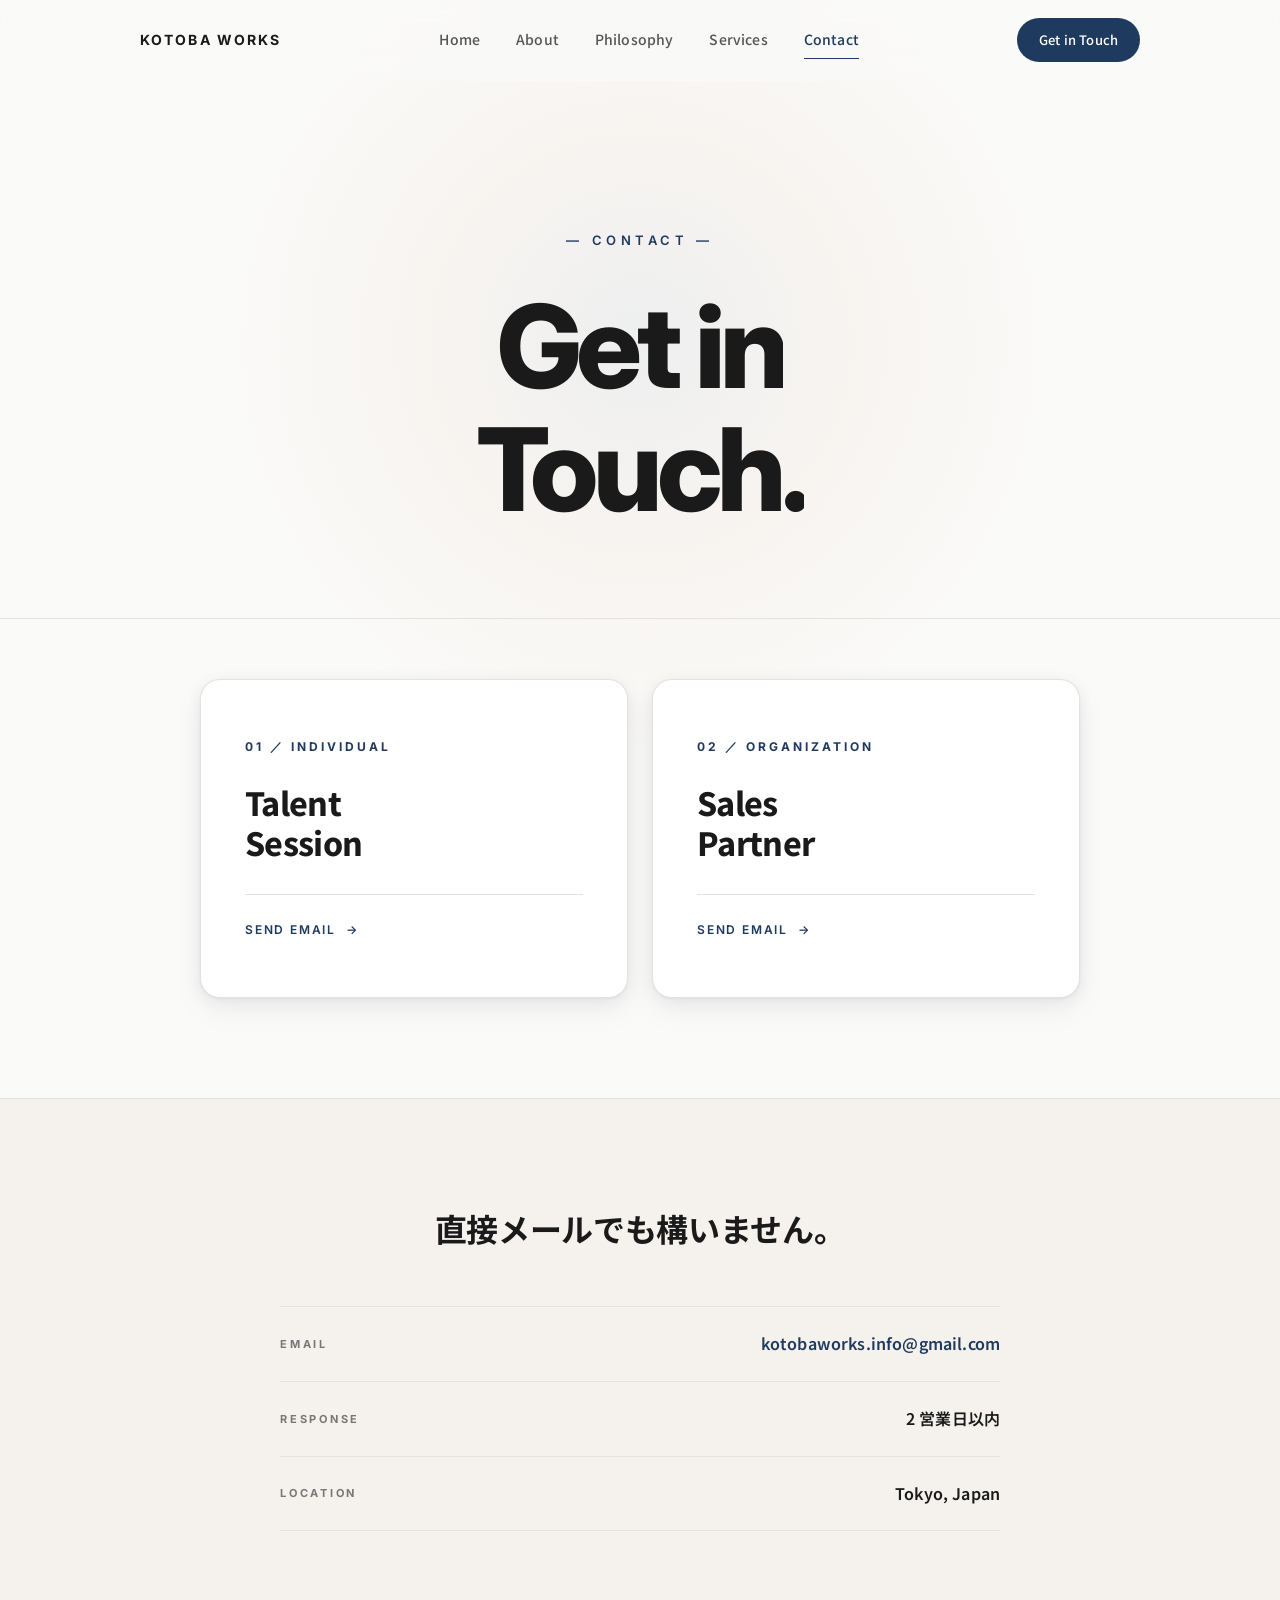
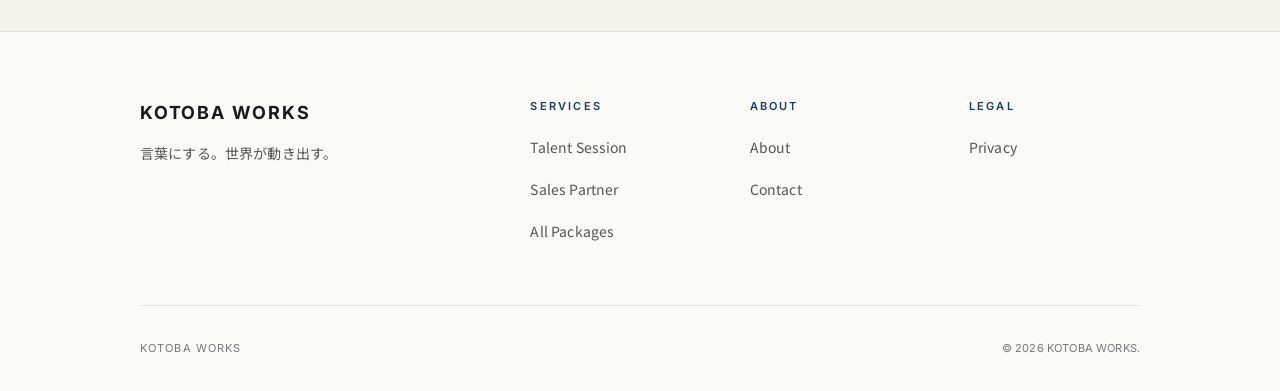
<file: contact.html>
<!DOCTYPE html>
<html lang="ja">
<head>
<meta charset="UTF-8">
<meta name="viewport" content="width=device-width, initial-scale=1.0">
<title>Contact ／ KOTOBA WORKS</title>
<meta name="description" content="Talent Session や Sales Partner のお問い合わせはこちらから。">
<meta name="author" content="KOTOBA WORKS">
<link rel="icon" type="image/svg+xml" href="assets/favicon.svg">
<link rel="canonical" href="https://matsumoto-rentaro.com/contact.html">
<meta property="og:type" content="website">
<meta property="og:url" content="https://matsumoto-rentaro.com/contact.html">
<meta property="og:title" content="Contact ／ KOTOBA WORKS">
<meta property="og:description" content="お問い合わせ・相談はこちらから。">
<meta property="og:image" content="https://matsumoto-rentaro.com/assets/og-image.png">
<meta property="og:locale" content="ja_JP">
<meta property="og:site_name" content="KOTOBA WORKS">
<meta name="twitter:card" content="summary_large_image">
<meta name="twitter:title" content="Contact ／ KOTOBA WORKS">
<meta name="twitter:description" content="お問い合わせ・相談はこちらから。">
<meta name="twitter:image" content="https://matsumoto-rentaro.com/assets/og-image.png">
<link rel="preconnect" href="https://fonts.googleapis.com">
<link rel="preconnect" href="https://fonts.gstatic.com" crossorigin>
<link href="https://fonts.googleapis.com/css2?family=Inter:wght@300;400;500;600;700;800;900&family=Noto+Sans+JP:wght@300;400;500;700&display=swap" rel="stylesheet">
<link rel="stylesheet" href="assets/shared.css">
<style>
  .contact-hero {
    padding: 160px 0 80px;
    text-align: center;
    border-top: none !important;
    position: relative;
  }
  .contact-hero::before {
    content: '';
    position: absolute;
    top: 50%;
    left: 50%;
    width: min(1000px, 90vw);
    height: min(1000px, 90vw);
    transform: translate(-50%, -50%);
    background: radial-gradient(circle at center, rgba(30,58,95,0.06) 0%, rgba(196,100,58,0.04) 30%, transparent 60%);
    z-index: 0;
    animation: ambientPulse 10s ease-in-out infinite;
  }
  @keyframes ambientPulse {
    0%, 100% { opacity: 0.6; }
    50% { opacity: 1; }
  }
  .contact-hero-inner {
    position: relative;
    z-index: 1;
  }
  .contact-eyebrow {
    font-family: var(--en);
    font-size: clamp(11px, 1.2vw, 13px);
    font-weight: 600;
    letter-spacing: 0.35em;
    color: var(--navy);
    margin-bottom: 40px;
    opacity: 0;
    animation: fade 1s 0.2s forwards;
  }
  .contact-title {
    font-family: var(--en);
    font-size: clamp(56px, 9vw, 140px);
    font-weight: 800;
    letter-spacing: -0.045em;
    line-height: 0.95;
  }
  .contact-title .w {
    display: inline-block;
    overflow: hidden;
  }
  .contact-title .w span {
    display: inline-block;
    transform: translateY(110%);
    animation: up 1s 0.4s cubic-bezier(0.16, 1, 0.3, 1) forwards;
  }
  .contact-title .accent {
    color: var(--text);
  }
  @keyframes up { to { transform: translateY(0); } }
  @keyframes fade { to { opacity: 1; } }

  /* Contact cards */
  .contact-cards {
    padding: 60px 0 100px;
  }
  .contact-grid {
    display: grid;
    grid-template-columns: 1fr 1fr;
    gap: 24px;
    max-width: 880px;
    margin: 0 auto;
  }
  @media (max-width: 768px) {
    .contact-grid { grid-template-columns: 1fr; }
  }
  .cc {
    background: var(--bg-card);
    border: 1px solid var(--border);
    border-radius: 20px;
    padding: 56px 44px;
    text-decoration: none;
    color: inherit;
    display: flex;
    flex-direction: column;
    min-height: 300px;
    position: relative;
    overflow: hidden;
    box-shadow: var(--shadow-md);
    transition: transform 0.6s cubic-bezier(0.16, 1, 0.3, 1),
                box-shadow 0.6s cubic-bezier(0.16, 1, 0.3, 1);
  }
  .cc::before {
    content: '';
    position: absolute;
    top: 0;
    left: 0;
    width: 100%;
    height: 3px;
    background: linear-gradient(90deg, var(--navy), var(--terra));
    transform: scaleX(0);
    transform-origin: left;
    transition: transform 0.6s cubic-bezier(0.16, 1, 0.3, 1);
  }
  .cc:hover {
    transform: translateY(-10px);
    box-shadow: var(--shadow-xl);
  }
  .cc:hover::before { transform: scaleX(1); }
  .cc-num {
    font-family: var(--en);
    font-size: 12px;
    font-weight: 700;
    letter-spacing: 0.25em;
    color: var(--navy);
    margin-bottom: 24px;
  }
  .cc-h {
    font-size: 32px;
    font-weight: 800;
    line-height: 1.25;
    letter-spacing: -0.02em;
    color: var(--text);
    margin-bottom: auto;
    padding-bottom: 32px;
  }
  .cc-go {
    font-family: var(--en);
    font-size: 12px;
    font-weight: 600;
    letter-spacing: 0.15em;
    color: var(--navy);
    display: flex;
    align-items: center;
    gap: 10px;
    padding-top: 24px;
    border-top: 1px solid var(--border);
  }
  .cc-arrow { transition: transform 0.3s; }
  .cc:hover .cc-arrow { transform: translateX(6px); }

  /* Info */
  .info {
    padding: clamp(60px, 8vw, 100px) 0;
    background: var(--bg-warm);
    text-align: center;
  }
  .info-inner {
    max-width: 720px;
    margin: 0 auto;
  }
  .info-heading {
    font-size: clamp(24px, 3.2vw, 32px);
    font-weight: 700;
    color: var(--text);
    margin-bottom: 48px;
    letter-spacing: -0.01em;
  }
  .info-row {
    display: flex;
    justify-content: space-between;
    align-items: center;
    padding: 22px 0;
    border-top: 1px solid var(--border);
  }
  .info-row:last-child { border-bottom: 1px solid var(--border); }
  .info-k {
    font-family: var(--en);
    font-size: 11px;
    font-weight: 700;
    letter-spacing: 0.25em;
    text-transform: uppercase;
    color: var(--text-light);
  }
  .info-v {
    font-size: 16px;
    font-weight: 600;
    color: var(--text);
  }
  .info-v a {
    color: var(--navy);
    text-decoration: none;
    border-bottom: 1px solid transparent;
    transition: border-color 0.3s;
  }
  .info-v a:hover { border-color: var(--navy); }
</style>
</head>
<body>

<!-- HEADER -->
<header class="site-header">
  <div class="site-header-inner">
    <a href="index.html" class="site-logo">KOTOBA WORKS</a>
    <nav class="site-nav">
      <a href="index.html">Home</a>
      <a href="about.html">About</a>
      <a href="philosophy.html">Philosophy</a>
      <a href="services.html">Services</a>
      <a href="contact.html" class="active">Contact</a>
    </nav>
    <a href="contact.html" class="site-cta">Get in Touch</a>
    <button class="site-nav-toggle" aria-label="Menu">☰</button>
  </div>
</header>

<main>

<!-- HERO -->
<section class="contact-hero">
  <div class="contact-hero-inner">
    <div class="contact-eyebrow">— CONTACT —</div>
    <h1 class="contact-title">
      <span class="w w1"><span>Get in</span></span><br>
      <span class="w w2 accent"><span>Touch.</span></span>
    </h1>
  </div>
</section>

<!-- CARDS -->
<section class="contact-cards">
  <div class="container">
    <div class="contact-grid">

      <a href="https://docs.google.com/forms/d/e/1YElJjBo5r_0FqFNC-h9q1BND5jxzpLbufU1U2TMQ95A/viewform" class="cc fi d1">
        <div class="cc-num">01 ／ INDIVIDUAL</div>
        <div class="cc-h">Talent<br>Session</div>
        <div class="cc-go">SEND EMAIL <span class="cc-arrow">&rarr;</span></div>
      </a>

      <a href="https://docs.google.com/forms/d/e/10u4a_Bg8VoNrBMukq2i37kIqD5KA8Ux3VdbtTct5qFQ/viewform" class="cc fi d2">
        <div class="cc-num">02 ／ ORGANIZATION</div>
        <div class="cc-h">Sales<br>Partner</div>
        <div class="cc-go">SEND EMAIL <span class="cc-arrow">&rarr;</span></div>
      </a>

    </div>
  </div>
</section>

<!-- INFO -->
<section class="info">
  <div class="container">
    <div class="info-inner">
      <h2 class="info-heading fi">直接メールでも構いません。</h2>
      <div class="info-row fi d1">
        <span class="info-k">Email</span>
        <span class="info-v"><a href="mailto:kotobaworks.info@gmail.com">kotobaworks.info@gmail.com</a></span>
      </div>
      <div class="info-row fi d2">
        <span class="info-k">Response</span>
        <span class="info-v">2 営業日以内</span>
      </div>
      <div class="info-row fi d3">
        <span class="info-k">Location</span>
        <span class="info-v">Tokyo, Japan</span>
      </div>
    </div>
  </div>
</section>

</main>

<!-- FOOTER -->
<footer class="site-footer">
  <div class="site-footer-inner">
    <div class="site-footer-grid">
      <div class="site-footer-brand">
        <h3>KOTOBA WORKS</h3>
        <p>言葉にする。世界が動き出す。</p>
      </div>
      <div class="site-footer-col">
        <h4>Services</h4>
        <ul>
          <li><a href="session_lp.html">Talent Session</a></li>
          <li><a href="sales_lp.html">Sales Partner</a></li>
          <li><a href="packages.html">All Packages</a></li>
        </ul>
      </div>
      <div class="site-footer-col">
        <h4>About</h4>
        <ul>
          <li><a href="about.html">About</a></li>
          <li><a href="contact.html">Contact</a></li>
        </ul>
      </div>
      <div class="site-footer-col">
        <h4>Legal</h4>
        <ul>
          <li><a href="privacy.html">Privacy</a></li>
        </ul>
      </div>
    </div>
    <div class="site-footer-bottom">
      <div class="site-footer-sign">KOTOBA WORKS</div>
      <div class="site-footer-copy">&copy; 2026 KOTOBA WORKS.</div>
    </div>
  </div>
</footer>

<script src="assets/shared.js"></script>
</body>
</html>
</file>
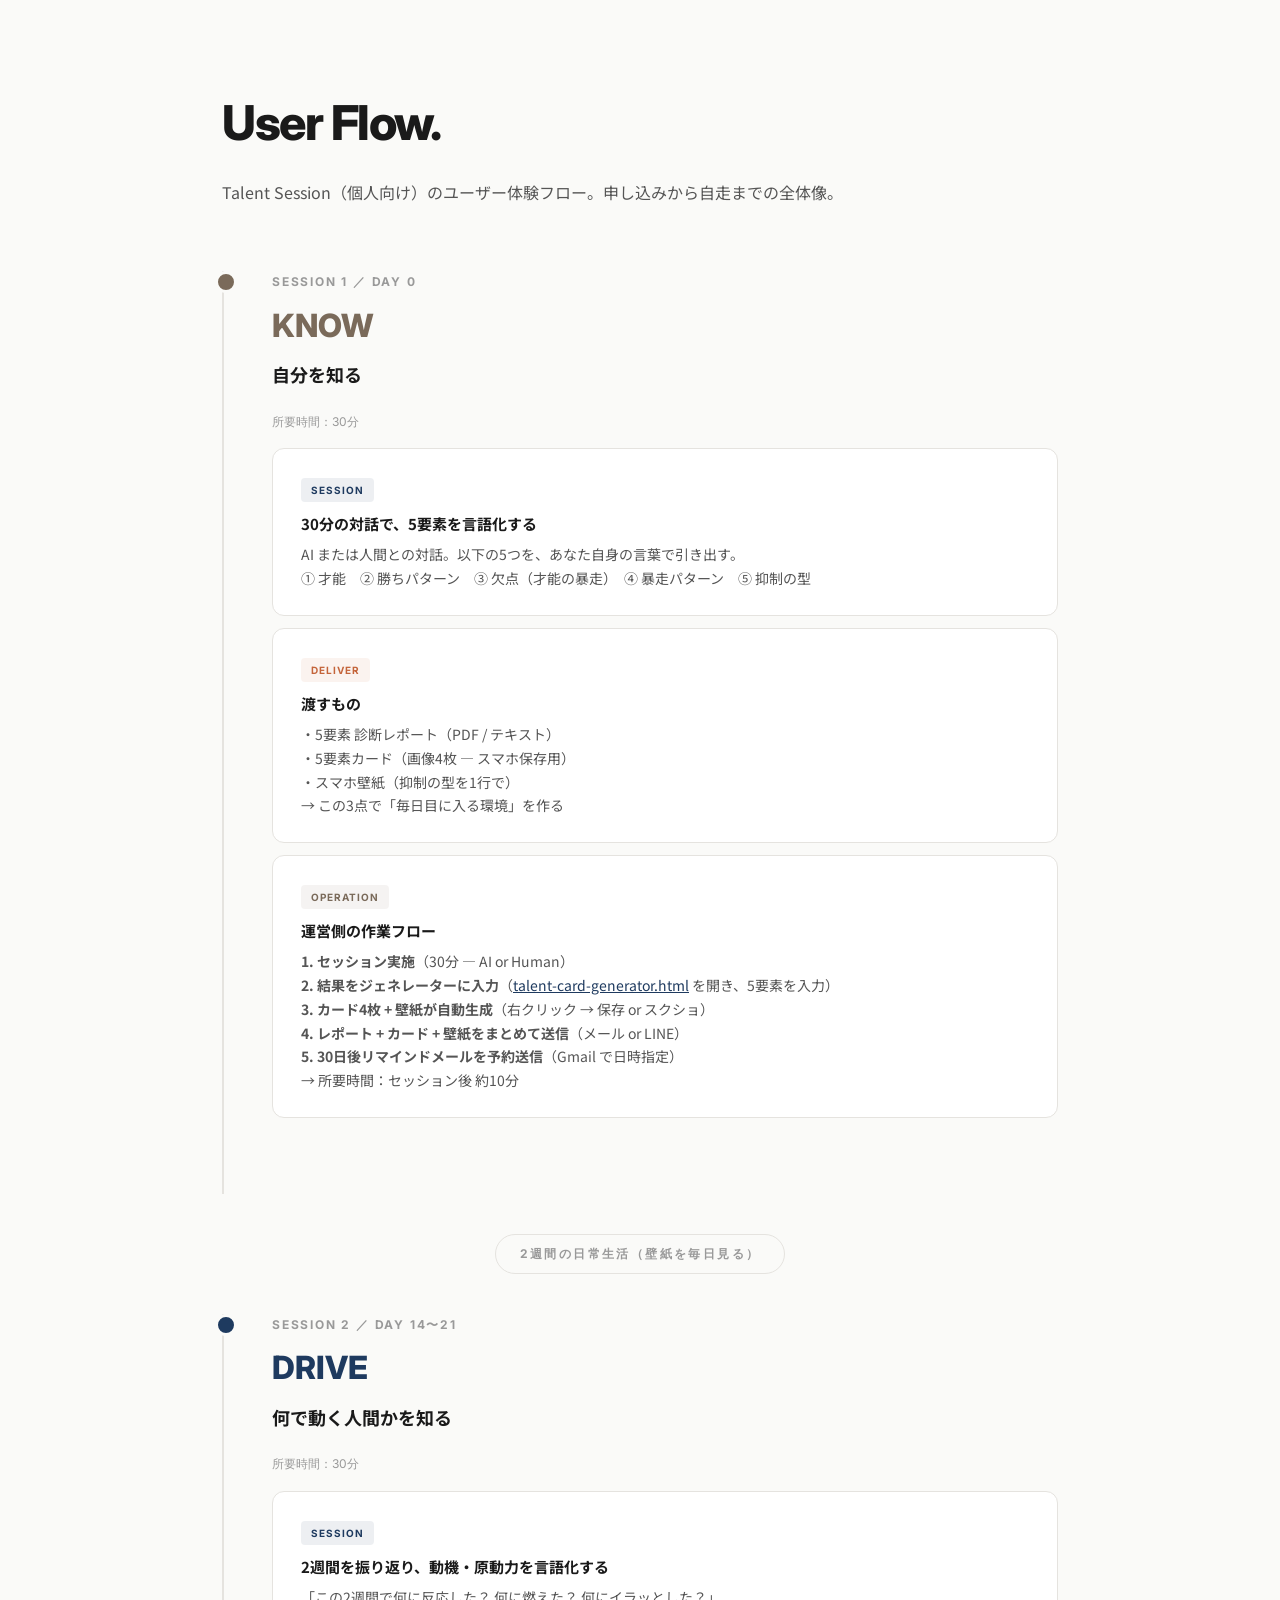
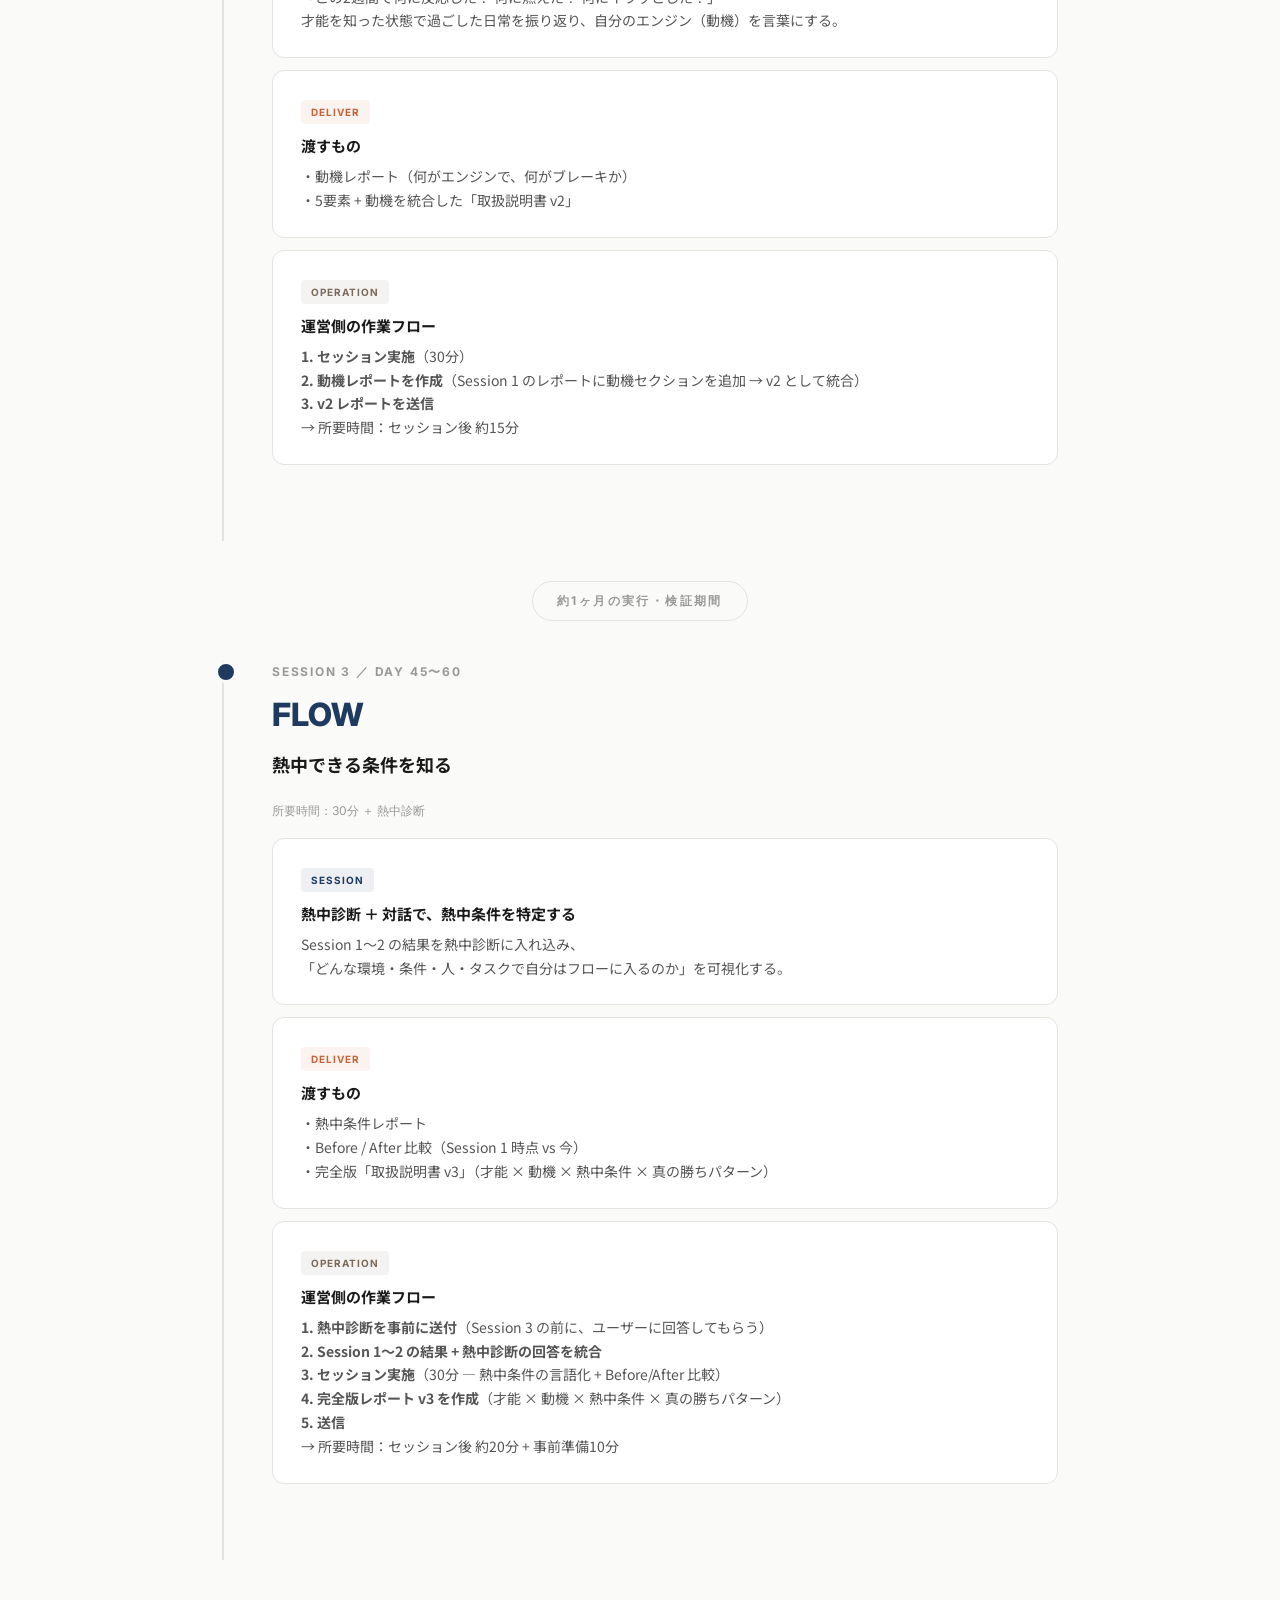
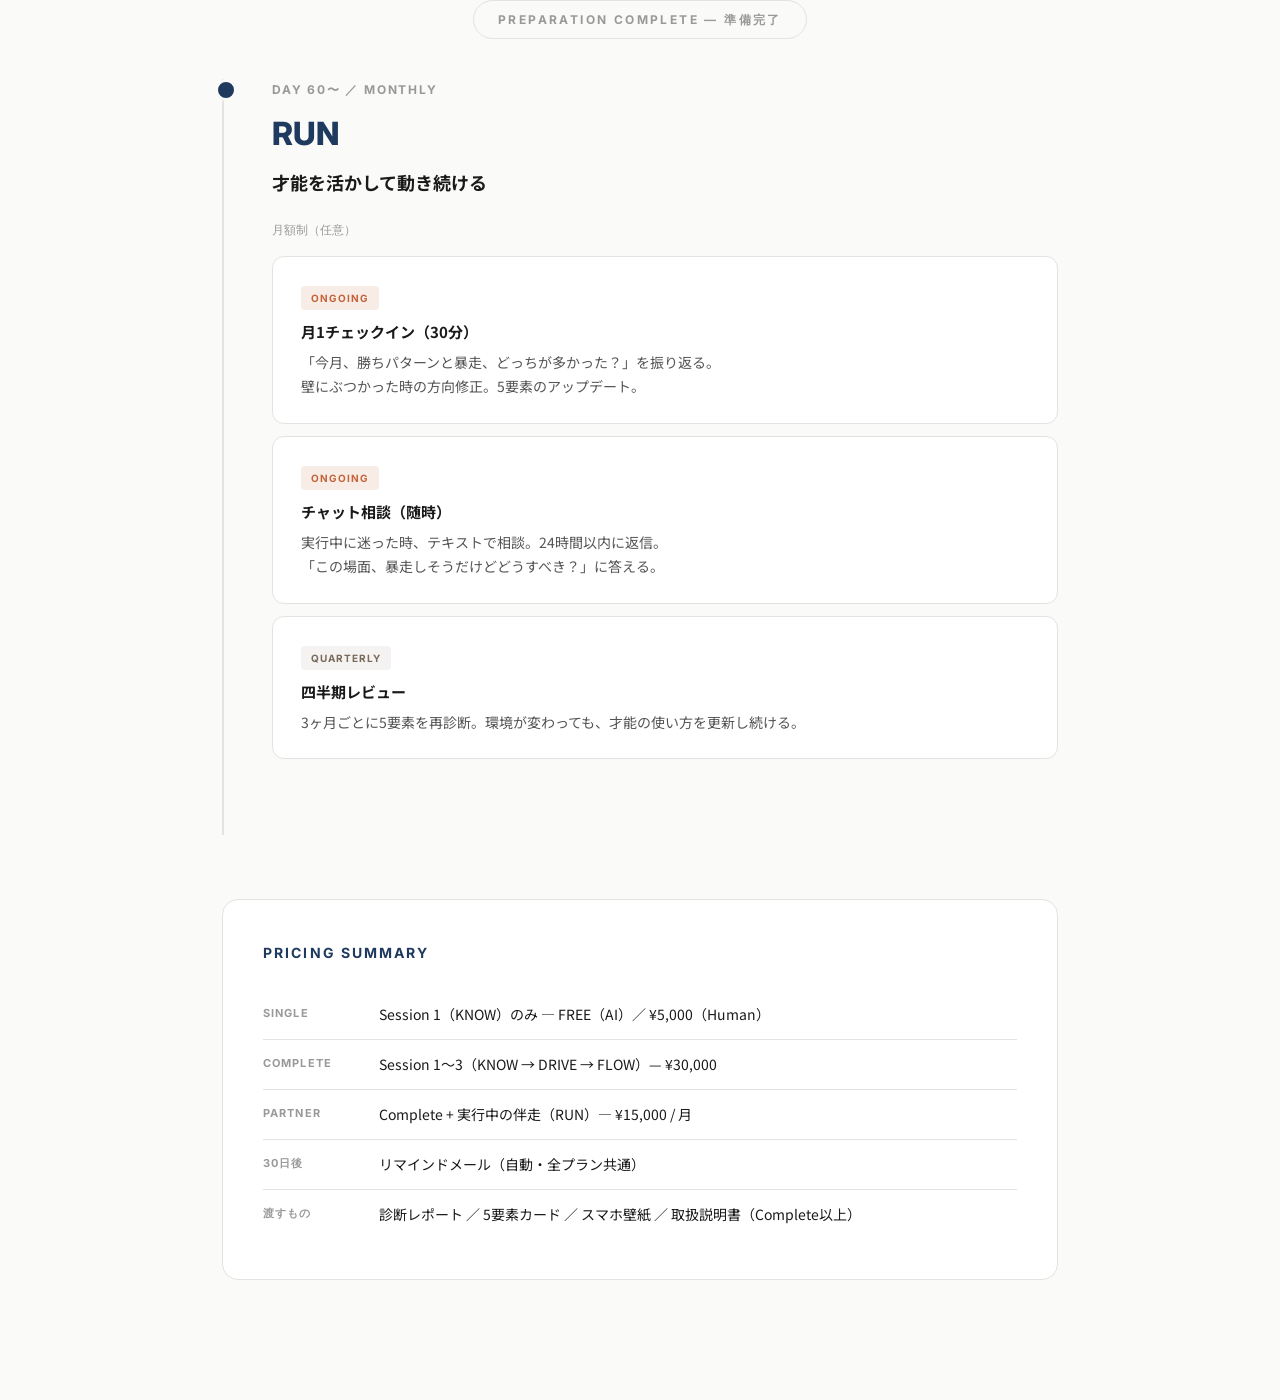
<file: flow-overview.html>
<!DOCTYPE html>
<html lang="ja">
<head>
<meta charset="UTF-8">
<meta name="viewport" content="width=device-width, initial-scale=1.0">
<title>Talent Session ／ ユーザーフロー全体像</title>
<link rel="preconnect" href="https://fonts.googleapis.com">
<link rel="preconnect" href="https://fonts.gstatic.com" crossorigin>
<link href="https://fonts.googleapis.com/css2?family=Inter:wght@400;500;600;700;800&family=Noto+Sans+JP:wght@400;500;700&display=swap" rel="stylesheet">
<style>
  :root {
    --bg: #fafaf8;
    --navy: #1e3a5f;
    --terra: #c4643a;
    --text: #1a1a1a;
    --text-sub: #555;
    --text-light: #999;
    --border: #e5e3df;
    --en: 'Inter', sans-serif;
    --jp: 'Noto Sans JP', sans-serif;
  }
  * { margin: 0; padding: 0; box-sizing: border-box; }
  body { background: var(--bg); color: var(--text); font-family: var(--jp); line-height: 1.8; }

  .page { max-width: 900px; margin: 0 auto; padding: 80px 32px 120px; }

  h1 {
    font-family: var(--en);
    font-size: 48px;
    font-weight: 800;
    letter-spacing: -0.03em;
    margin-bottom: 12px;
  }
  .subtitle { font-size: 16px; color: var(--text-sub); margin-bottom: 64px; }

  /* Phase */
  .phase {
    position: relative;
    padding-left: 48px;
    padding-bottom: 64px;
    border-left: 2px solid var(--border);
  }
  .phase:last-child { border-left-color: transparent; padding-bottom: 0; }
  .phase::before {
    content: '';
    position: absolute;
    left: -9px;
    top: 0;
    width: 16px;
    height: 16px;
    border-radius: 50%;
    background: var(--navy);
    border: 3px solid var(--bg);
  }
  .phase:nth-child(2)::before { background: #3a5d80; }
  .phase:nth-child(3)::before { background: #7a6a5a; }
  .phase:nth-child(4)::before { background: var(--terra); }

  .phase-label {
    font-family: var(--en);
    font-size: 12px;
    font-weight: 700;
    letter-spacing: 0.15em;
    color: var(--text-light);
    margin-bottom: 4px;
  }
  .phase-name {
    font-family: var(--en);
    font-size: 32px;
    font-weight: 800;
    color: var(--navy);
    margin-bottom: 4px;
  }
  .phase:nth-child(2) .phase-name { color: #3a5d80; }
  .phase:nth-child(3) .phase-name { color: #7a6a5a; }
  .phase:nth-child(4) .phase-name { color: var(--terra); }

  .phase-jp {
    font-size: 18px;
    font-weight: 700;
    margin-bottom: 20px;
  }

  .step {
    background: #fff;
    border: 1px solid var(--border);
    border-radius: 12px;
    padding: 24px 28px;
    margin-bottom: 12px;
  }
  .step-title {
    font-size: 15px;
    font-weight: 700;
    color: var(--text);
    margin-bottom: 6px;
  }
  .step-desc {
    font-size: 14px;
    color: var(--text-sub);
    line-height: 1.7;
  }
  .step-tag {
    display: inline-block;
    font-family: var(--en);
    font-size: 10px;
    font-weight: 700;
    letter-spacing: 0.1em;
    padding: 3px 10px;
    border-radius: 4px;
    margin-bottom: 8px;
  }
  .tag-session { background: rgba(30,58,95,0.08); color: var(--navy); }
  .tag-deliver { background: rgba(196,100,58,0.08); color: var(--terra); }
  .tag-auto { background: rgba(122,106,90,0.08); color: #7a6a5a; }
  .tag-ongoing { background: rgba(196,100,58,0.12); color: var(--terra); }

  .phase-timing {
    font-family: var(--en);
    font-size: 12px;
    color: var(--text-light);
    margin-bottom: 16px;
  }

  .divider {
    text-align: center;
    padding: 40px 0;
    font-family: var(--en);
    font-size: 12px;
    font-weight: 700;
    letter-spacing: 0.2em;
    color: var(--text-light);
  }
  .divider span {
    display: inline-block;
    padding: 8px 24px;
    border: 1px solid var(--border);
    border-radius: 999px;
  }

  .summary {
    margin-top: 64px;
    padding: 40px;
    background: #fff;
    border: 1px solid var(--border);
    border-radius: 16px;
  }
  .summary h2 {
    font-family: var(--en);
    font-size: 14px;
    font-weight: 700;
    letter-spacing: 0.15em;
    color: var(--navy);
    margin-bottom: 24px;
  }
  .summary-row {
    display: grid;
    grid-template-columns: 100px 1fr;
    gap: 16px;
    padding: 12px 0;
    border-bottom: 1px solid var(--border);
    font-size: 14px;
  }
  .summary-row:last-child { border-bottom: none; }
  .summary-k {
    font-family: var(--en);
    font-size: 11px;
    font-weight: 700;
    letter-spacing: 0.1em;
    color: var(--text-light);
    text-transform: uppercase;
    padding-top: 2px;
  }
</style>
</head>
<body>
<div class="page">

<h1>User Flow.</h1>
<p class="subtitle">Talent Session（個人向け）のユーザー体験フロー。申し込みから自走までの全体像。</p>

<!-- ============ KNOW ============ -->
<div class="phase">
  <div class="phase-label">SESSION 1 ／ DAY 0</div>
  <div class="phase-name">KNOW</div>
  <div class="phase-jp">自分を知る</div>
  <div class="phase-timing">所要時間：30分</div>

  <div class="step">
    <span class="step-tag tag-session">SESSION</span>
    <div class="step-title">30分の対話で、5要素を言語化する</div>
    <div class="step-desc">
      AI または人間との対話。以下の5つを、あなた自身の言葉で引き出す。<br>
      ① 才能　② 勝ちパターン　③ 欠点（才能の暴走）　④ 暴走パターン　⑤ 抑制の型
    </div>
  </div>

  <div class="step">
    <span class="step-tag tag-deliver">DELIVER</span>
    <div class="step-title">渡すもの</div>
    <div class="step-desc">
      ・5要素 診断レポート（PDF / テキスト）<br>
      ・5要素カード（画像4枚 — スマホ保存用）<br>
      ・スマホ壁紙（抑制の型を1行で）<br>
      → この3点で「毎日目に入る環境」を作る
    </div>
  </div>

  <div class="step">
    <span class="step-tag tag-auto">OPERATION</span>
    <div class="step-title">運営側の作業フロー</div>
    <div class="step-desc">
      <strong>1. セッション実施</strong>（30分 — AI or Human）<br>
      <strong>2. 結果をジェネレーターに入力</strong>（<a href="talent-card-generator.html" style="color:var(--navy);">talent-card-generator.html</a> を開き、5要素を入力）<br>
      <strong>3. カード4枚 + 壁紙が自動生成</strong>（右クリック → 保存 or スクショ）<br>
      <strong>4. レポート + カード + 壁紙をまとめて送信</strong>（メール or LINE）<br>
      <strong>5. 30日後リマインドメールを予約送信</strong>（Gmail で日時指定）<br>
      → 所要時間：セッション後 約10分
    </div>
  </div>
</div>

<!-- ============ 日常（2週間） ============ -->
<div class="divider"><span>2週間の日常生活（壁紙を毎日見る）</span></div>

<!-- ============ DRIVE ============ -->
<div class="phase">
  <div class="phase-label">SESSION 2 ／ DAY 14〜21</div>
  <div class="phase-name">DRIVE</div>
  <div class="phase-jp">何で動く人間かを知る</div>
  <div class="phase-timing">所要時間：30分</div>

  <div class="step">
    <span class="step-tag tag-session">SESSION</span>
    <div class="step-title">2週間を振り返り、動機・原動力を言語化する</div>
    <div class="step-desc">
      「この2週間で何に反応した？ 何に燃えた？ 何にイラッとした？」<br>
      才能を知った状態で過ごした日常を振り返り、自分のエンジン（動機）を言葉にする。
    </div>
  </div>

  <div class="step">
    <span class="step-tag tag-deliver">DELIVER</span>
    <div class="step-title">渡すもの</div>
    <div class="step-desc">
      ・動機レポート（何がエンジンで、何がブレーキか）<br>
      ・5要素 + 動機を統合した「取扱説明書 v2」
    </div>
  </div>

  <div class="step">
    <span class="step-tag tag-auto">OPERATION</span>
    <div class="step-title">運営側の作業フロー</div>
    <div class="step-desc">
      <strong>1. セッション実施</strong>（30分）<br>
      <strong>2. 動機レポートを作成</strong>（Session 1 のレポートに動機セクションを追加 → v2 として統合）<br>
      <strong>3. v2 レポートを送信</strong><br>
      → 所要時間：セッション後 約15分
    </div>
  </div>
</div>

<!-- ============ 日常（1ヶ月） ============ -->
<div class="divider"><span>約1ヶ月の実行・検証期間</span></div>

<!-- ============ FLOW ============ -->
<div class="phase">
  <div class="phase-label">SESSION 3 ／ DAY 45〜60</div>
  <div class="phase-name">FLOW</div>
  <div class="phase-jp">熱中できる条件を知る</div>
  <div class="phase-timing">所要時間：30分 ＋ 熱中診断</div>

  <div class="step">
    <span class="step-tag tag-session">SESSION</span>
    <div class="step-title">熱中診断 ＋ 対話で、熱中条件を特定する</div>
    <div class="step-desc">
      Session 1〜2 の結果を熱中診断に入れ込み、<br>
      「どんな環境・条件・人・タスクで自分はフローに入るのか」を可視化する。
    </div>
  </div>

  <div class="step">
    <span class="step-tag tag-deliver">DELIVER</span>
    <div class="step-title">渡すもの</div>
    <div class="step-desc">
      ・熱中条件レポート<br>
      ・Before / After 比較（Session 1 時点 vs 今）<br>
      ・完全版「取扱説明書 v3」（才能 × 動機 × 熱中条件 × 真の勝ちパターン）
    </div>
  </div>

  <div class="step">
    <span class="step-tag tag-auto">OPERATION</span>
    <div class="step-title">運営側の作業フロー</div>
    <div class="step-desc">
      <strong>1. 熱中診断を事前に送付</strong>（Session 3 の前に、ユーザーに回答してもらう）<br>
      <strong>2. Session 1〜2 の結果 + 熱中診断の回答を統合</strong><br>
      <strong>3. セッション実施</strong>（30分 — 熱中条件の言語化 + Before/After 比較）<br>
      <strong>4. 完全版レポート v3 を作成</strong>（才能 × 動機 × 熱中条件 × 真の勝ちパターン）<br>
      <strong>5. 送信</strong><br>
      → 所要時間：セッション後 約20分 + 事前準備10分
    </div>
  </div>
</div>

<!-- ============ 準備完了ライン ============ -->
<div class="divider"><span>PREPARATION COMPLETE — 準備完了</span></div>

<!-- ============ RUN ============ -->
<div class="phase">
  <div class="phase-label">DAY 60〜 ／ MONTHLY</div>
  <div class="phase-name">RUN</div>
  <div class="phase-jp">才能を活かして動き続ける</div>
  <div class="phase-timing">月額制（任意）</div>

  <div class="step">
    <span class="step-tag tag-ongoing">ONGOING</span>
    <div class="step-title">月1チェックイン（30分）</div>
    <div class="step-desc">
      「今月、勝ちパターンと暴走、どっちが多かった？」を振り返る。<br>
      壁にぶつかった時の方向修正。5要素のアップデート。
    </div>
  </div>

  <div class="step">
    <span class="step-tag tag-ongoing">ONGOING</span>
    <div class="step-title">チャット相談（随時）</div>
    <div class="step-desc">
      実行中に迷った時、テキストで相談。24時間以内に返信。<br>
      「この場面、暴走しそうだけどどうすべき？」に答える。
    </div>
  </div>

  <div class="step">
    <span class="step-tag tag-auto">QUARTERLY</span>
    <div class="step-title">四半期レビュー</div>
    <div class="step-desc">
      3ヶ月ごとに5要素を再診断。環境が変わっても、才能の使い方を更新し続ける。
    </div>
  </div>
</div>

<!-- ============ SUMMARY ============ -->
<div class="summary">
  <h2>PRICING SUMMARY</h2>
  <div class="summary-row">
    <div class="summary-k">Single</div>
    <div>Session 1（KNOW）のみ — FREE（AI）／ ¥5,000（Human）</div>
  </div>
  <div class="summary-row">
    <div class="summary-k">Complete</div>
    <div>Session 1〜3（KNOW → DRIVE → FLOW）— ¥30,000</div>
  </div>
  <div class="summary-row">
    <div class="summary-k">Partner</div>
    <div>Complete + 実行中の伴走（RUN）— ¥15,000 / 月</div>
  </div>
  <div class="summary-row">
    <div class="summary-k">30日後</div>
    <div>リマインドメール（自動・全プラン共通）</div>
  </div>
  <div class="summary-row">
    <div class="summary-k">渡すもの</div>
    <div>診断レポート ／ 5要素カード ／ スマホ壁紙 ／ 取扱説明書（Complete以上）</div>
  </div>
</div>

</div>
</body>
</html>
</file>
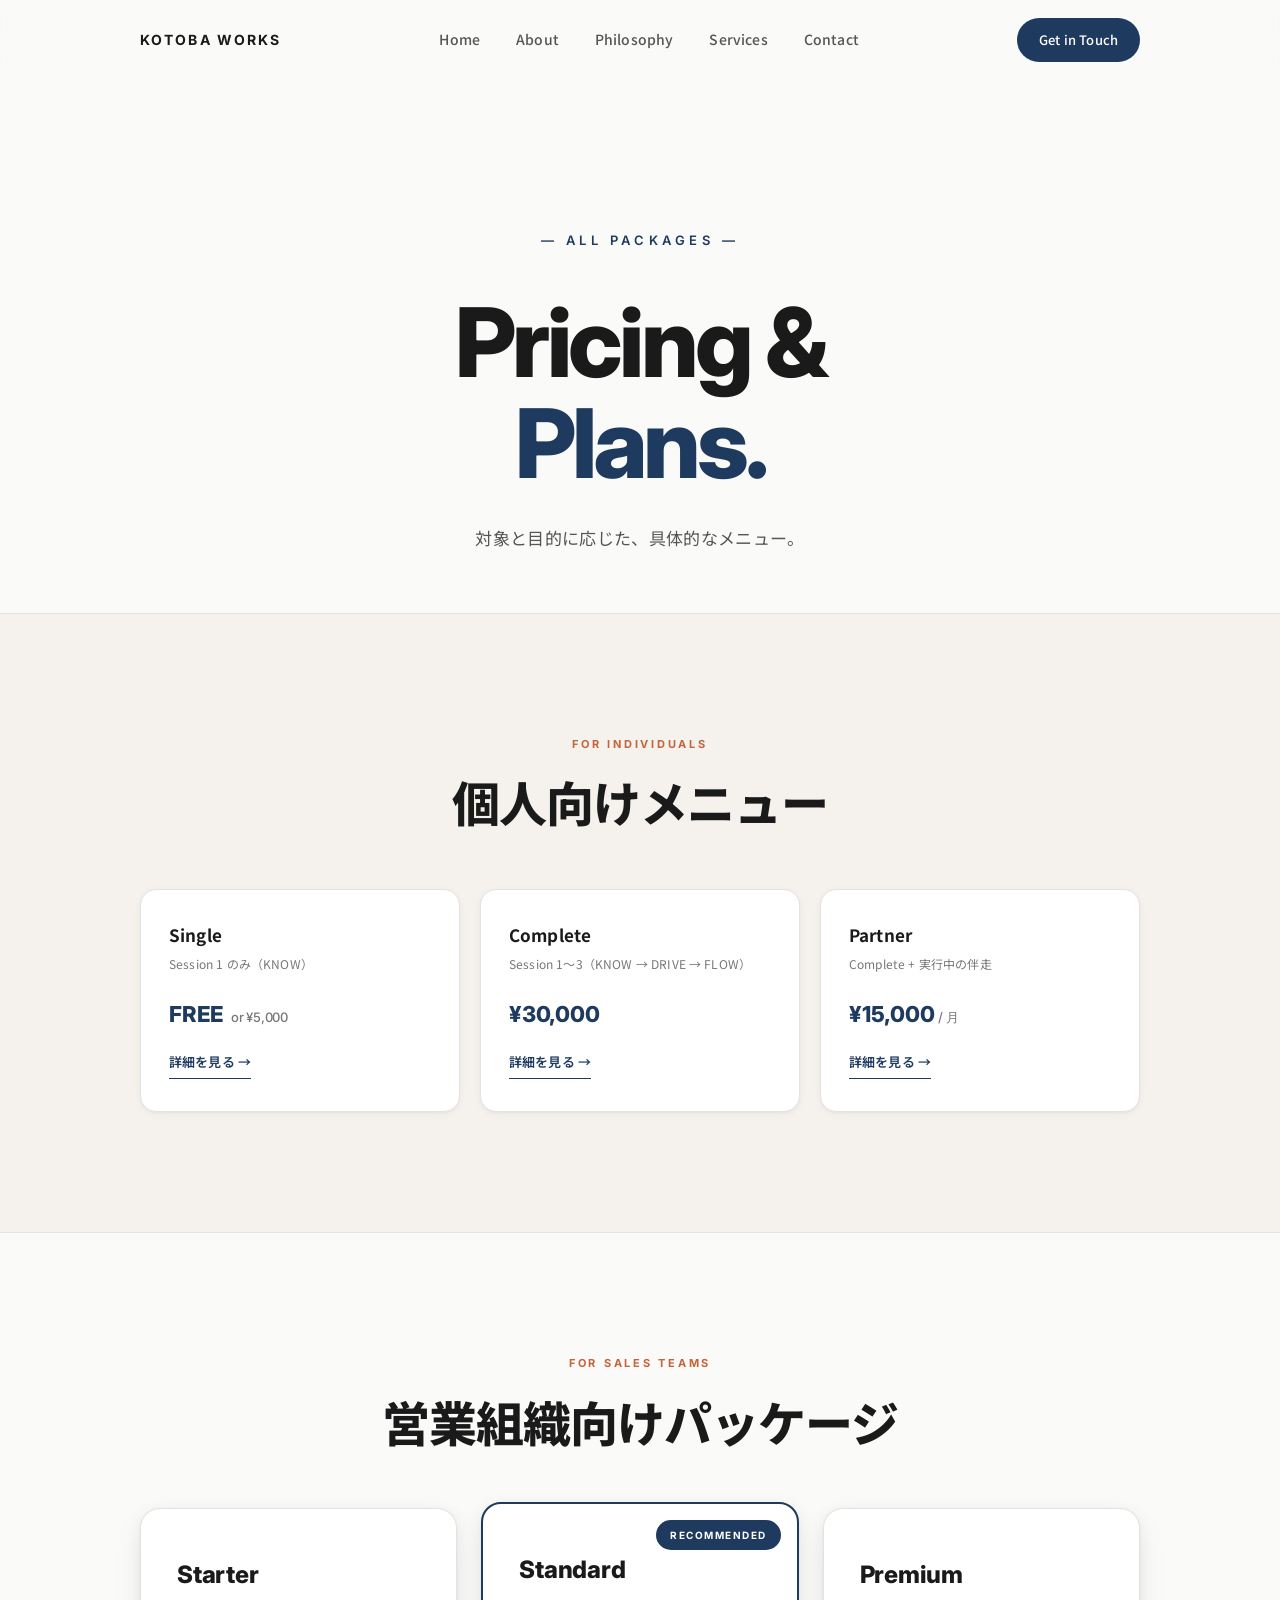
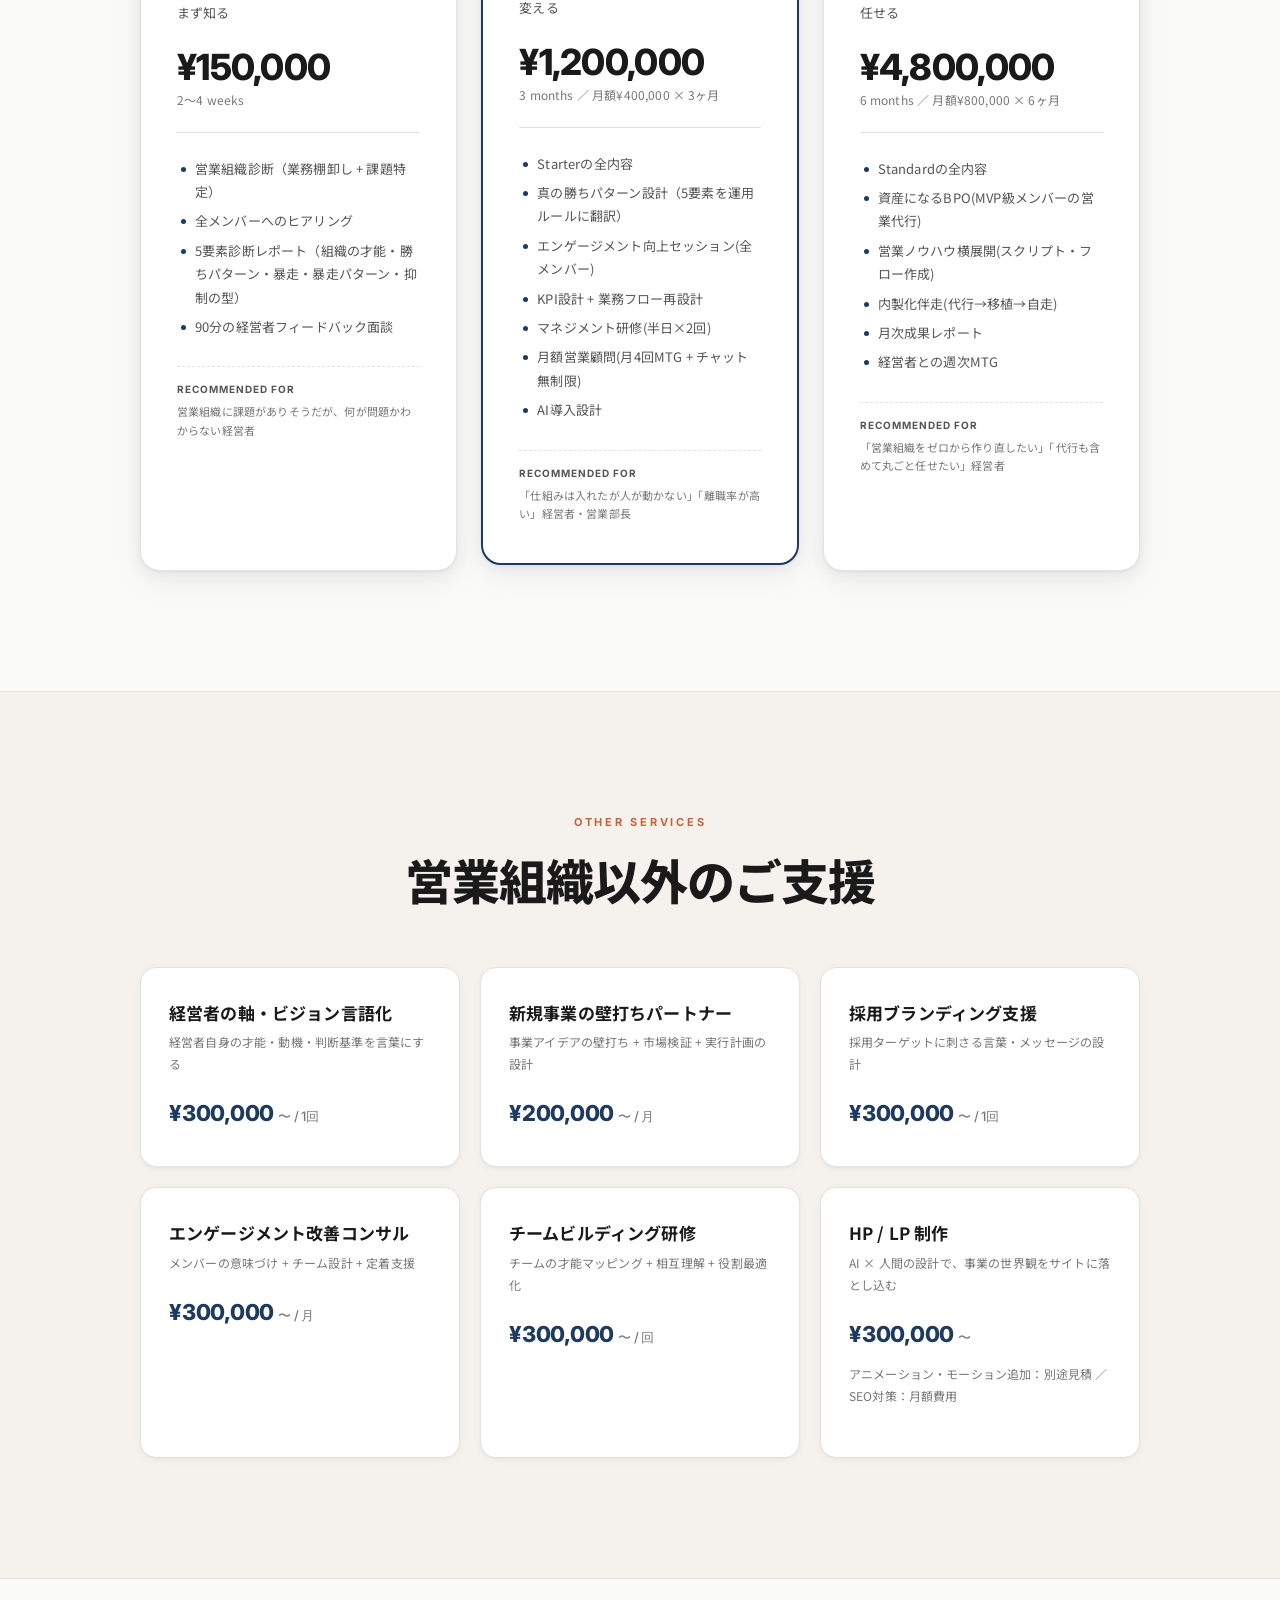
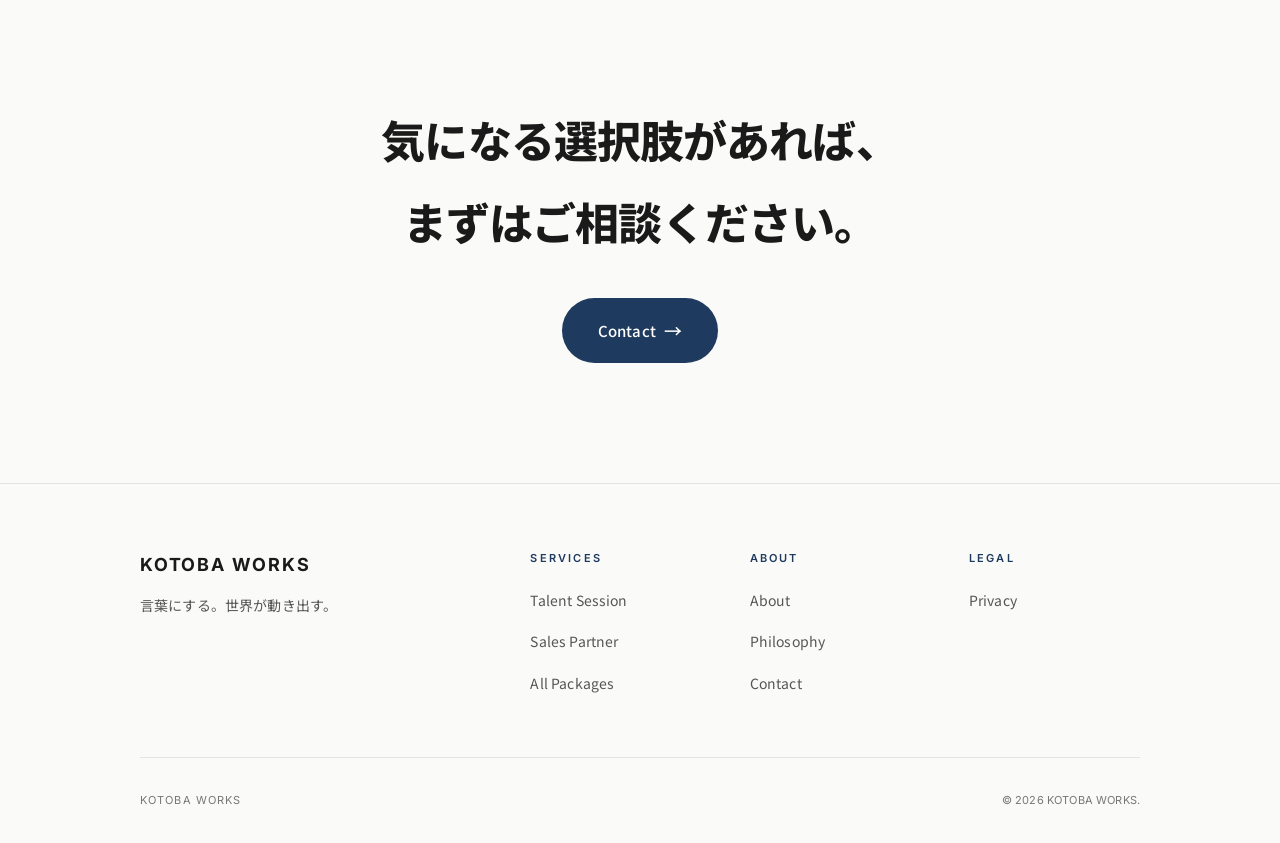
<file: packages.html>
<!DOCTYPE html>
<html lang="ja">
<head>
<meta charset="UTF-8">
<meta name="viewport" content="width=device-width, initial-scale=1.0">
<title>All Packages ／ KOTOBA WORKS</title>
<meta name="description" content="個人向けメニュー、営業組織向けパッケージ、その他のご支援。KOTOBA WORKS の全サービス・料金一覧。">
<meta name="author" content="KOTOBA WORKS">
<link rel="icon" type="image/svg+xml" href="assets/favicon.svg">
<link rel="canonical" href="https://matsumoto-rentaro.com/packages.html">
<meta property="og:type" content="website">
<meta property="og:url" content="https://matsumoto-rentaro.com/packages.html">
<meta property="og:title" content="All Packages ／ KOTOBA WORKS">
<meta property="og:description" content="個人向け、法人向け、その他。すべての選択肢。">
<meta property="og:image" content="https://matsumoto-rentaro.com/assets/og-image.png">
<meta property="og:locale" content="ja_JP">
<meta property="og:site_name" content="KOTOBA WORKS">
<meta name="twitter:card" content="summary_large_image">
<meta name="twitter:title" content="All Packages ／ KOTOBA WORKS">
<meta name="twitter:description" content="個人向け、法人向け、その他。すべての選択肢。">
<meta name="twitter:image" content="https://matsumoto-rentaro.com/assets/og-image.png">
<link rel="preconnect" href="https://fonts.googleapis.com">
<link rel="preconnect" href="https://fonts.gstatic.com" crossorigin>
<link href="https://fonts.googleapis.com/css2?family=Inter:wght@300;400;500;600;700;800;900&family=Noto+Sans+JP:wght@300;400;500;700&display=swap" rel="stylesheet">
<link rel="stylesheet" href="assets/shared.css">
<style>
  .pkg-hero {
    padding: 160px 0 60px;
    text-align: center;
    border-top: none !important;
  }
  .pkg-eyebrow {
    font-family: var(--en);
    font-size: clamp(11px, 1.2vw, 13px);
    font-weight: 600;
    letter-spacing: 0.35em;
    color: var(--navy);
    margin-bottom: 40px;
  }
  .pkg-title {
    font-family: var(--en);
    font-size: clamp(48px, 7.5vw, 120px);
    font-weight: 800;
    letter-spacing: -0.04em;
    line-height: 1.05;
  }
  .pkg-title .accent {
    color: var(--navy);
  }
  .pkg-sub {
    font-size: 17px;
    color: var(--text-sub);
    margin-top: 28px;
    letter-spacing: 0.02em;
  }

  /* Section labels */
  .pkg-section {
    padding: clamp(80px, 10vw, 120px) 0;
  }
  .pkg-section:nth-child(even) { background: var(--bg-warm); }
  .pkg-section-head {
    text-align: center;
    margin-bottom: 56px;
  }
  .pkg-section-lbl {
    font-family: var(--en);
    font-size: 11px;
    font-weight: 700;
    letter-spacing: 0.25em;
    color: var(--terra);
    margin-bottom: 16px;
  }
  .pkg-section-h {
    font-size: clamp(32px, 4.2vw, 48px);
    font-weight: 800;
    letter-spacing: -0.02em;
    line-height: 1.3;
  }

  /* Card Grid — 2 cols for individual, 3 cols for others */
  .pkg-grid-2 {
    display: grid;
    grid-template-columns: repeat(2, 1fr);
    gap: 20px;
    max-width: 880px;
    margin: 0 auto;
  }
  .pkg-grid-3 {
    display: grid;
    grid-template-columns: repeat(3, 1fr);
    gap: 20px;
    max-width: 1080px;
    margin: 0 auto;
  }
  @media (max-width: 900px) {
    .pkg-grid-2, .pkg-grid-3 { grid-template-columns: 1fr; }
  }

  .pkg-card {
    background: var(--bg-card);
    border: 1px solid var(--border);
    border-radius: 16px;
    padding: 32px 28px;
    position: relative;
    overflow: hidden;
    box-shadow: var(--shadow-sm);
    transition: transform 0.5s cubic-bezier(0.16, 1, 0.3, 1),
                box-shadow 0.5s cubic-bezier(0.16, 1, 0.3, 1);
  }
  .pkg-card::before {
    content: '';
    position: absolute;
    top: 0;
    left: 0;
    width: 100%;
    height: 3px;
    background: linear-gradient(90deg, var(--navy), var(--terra));
    transform: scaleX(0);
    transform-origin: left;
    transition: transform 0.6s cubic-bezier(0.16, 1, 0.3, 1);
  }
  .pkg-card:hover {
    transform: translateY(-6px);
    box-shadow: var(--shadow-lg);
  }
  .pkg-card:hover::before { transform: scaleX(1); }

  .pkg-card-name {
    font-size: 17px;
    font-weight: 700;
    color: var(--text);
    margin-bottom: 6px;
    line-height: 1.5;
  }
  .pkg-card-meta {
    font-size: 12px;
    color: var(--text-light);
    margin-bottom: 18px;
  }
  .pkg-card-price {
    font-family: var(--en);
    font-size: 22px;
    font-weight: 800;
    color: var(--navy);
    letter-spacing: -0.01em;
  }
  .pkg-card-price .unit {
    font-size: 13px;
    font-weight: 500;
    color: var(--text-light);
    margin-left: 4px;
  }

  /* Sales Team Packages (featured) */
  .pkg-sales-grid {
    display: grid;
    grid-template-columns: repeat(3, 1fr);
    gap: 24px;
    max-width: 1080px;
    margin: 0 auto;
  }
  @media (max-width: 900px) {
    .pkg-sales-grid { grid-template-columns: 1fr; }
  }
  .pkg-sales {
    background: var(--bg-card);
    border: 1px solid var(--border);
    border-radius: 20px;
    padding: 44px 36px 40px;
    position: relative;
    overflow: hidden;
    box-shadow: var(--shadow-md);
    transition: transform 0.6s cubic-bezier(0.16, 1, 0.3, 1),
                box-shadow 0.6s cubic-bezier(0.16, 1, 0.3, 1);
  }
  .pkg-sales::before {
    content: '';
    position: absolute;
    top: 0;
    left: 0;
    width: 100%;
    height: 3px;
    background: linear-gradient(90deg, var(--navy), var(--terra));
    transform: scaleX(0);
    transform-origin: left;
    transition: transform 0.6s cubic-bezier(0.16, 1, 0.3, 1);
  }
  .pkg-sales:hover {
    transform: translateY(-10px);
    box-shadow: var(--shadow-xl);
  }
  .pkg-sales:hover::before { transform: scaleX(1); }
  .pkg-sales.featured {
    border: 2px solid var(--navy);
    transform: translateY(-6px);
  }
  .pkg-sales.featured::after {
    content: 'RECOMMENDED';
    position: absolute;
    top: 16px;
    right: 16px;
    font-family: var(--en);
    font-size: 10px;
    font-weight: 700;
    letter-spacing: 0.15em;
    color: #fff;
    background: var(--navy);
    padding: 6px 14px;
    border-radius: 999px;
  }
  .pkg-sales-name {
    font-family: var(--en);
    font-size: 24px;
    font-weight: 800;
    color: var(--text);
    letter-spacing: -0.01em;
    margin-bottom: 4px;
  }
  .pkg-sales-tagline {
    font-size: 13px;
    color: var(--text-sub);
    margin-bottom: 24px;
  }
  .pkg-sales-price {
    font-family: var(--en);
    font-size: 36px;
    font-weight: 800;
    color: var(--text);
    letter-spacing: -0.02em;
    line-height: 1;
    margin-bottom: 4px;
  }
  .pkg-sales-duration {
    font-size: 12px;
    color: var(--text-light);
    margin-bottom: 24px;
    padding-bottom: 20px;
    border-bottom: 1px solid var(--border);
  }
  .pkg-sales-list {
    list-style: none;
    padding: 0;
    margin: 0 0 28px 0;
  }
  .pkg-sales-list li {
    font-size: 13px;
    color: var(--text-sub);
    line-height: 1.8;
    padding-left: 18px;
    position: relative;
    margin-bottom: 6px;
  }
  .pkg-sales-list li::before {
    content: '';
    position: absolute;
    left: 4px;
    top: 10px;
    width: 5px;
    height: 5px;
    border-radius: 50%;
    background: var(--navy);
  }
  .pkg-sales-for {
    font-size: 11px;
    color: var(--text-light);
    padding: 14px 0 0;
    border-top: 1px dashed var(--border);
    line-height: 1.7;
  }
  .pkg-sales-for strong {
    display: block;
    font-family: var(--en);
    font-weight: 700;
    letter-spacing: 0.1em;
    color: var(--text-sub);
    margin-bottom: 4px;
    font-size: 10px;
  }

  /* CTA */
  .pkg-cta {
    padding: clamp(80px, 10vw, 120px) 0;
    text-align: center;
  }
  .pkg-cta-h {
    font-size: clamp(28px, 4vw, 44px);
    font-weight: 800;
    letter-spacing: -0.02em;
    margin-bottom: 36px;
  }
</style>
</head>
<body>

<!-- HEADER -->
<header class="site-header">
  <div class="site-header-inner">
    <a href="index.html" class="site-logo">KOTOBA WORKS</a>
    <nav class="site-nav">
      <a href="index.html">Home</a>
      <a href="about.html">About</a>
      <a href="philosophy.html">Philosophy</a>
      <a href="services.html">Services</a>
      <a href="contact.html">Contact</a>
    </nav>
    <a href="contact.html" class="site-cta">Get in Touch</a>
    <button class="site-nav-toggle" aria-label="Menu">☰</button>
  </div>
</header>

<main>

<!-- HERO -->
<section class="pkg-hero">
  <div class="pkg-eyebrow fi">— ALL PACKAGES —</div>
  <h1 class="pkg-title fi d1">
    Pricing &<br>
    <span class="accent">Plans.</span>
  </h1>
  <p class="pkg-sub fi d2">対象と目的に応じた、具体的なメニュー。</p>
</section>

<!-- FOR INDIVIDUALS -->
<section class="pkg-section">
  <div class="container">
    <div class="pkg-section-head">
      <div class="pkg-section-lbl fi">FOR INDIVIDUALS</div>
      <h2 class="pkg-section-h fi d1">個人向けメニュー</h2>
    </div>
    <div class="pkg-grid-3">
      <div class="pkg-card fi d1">
        <div class="pkg-card-name">Single</div>
        <div class="pkg-card-meta">Session 1 のみ（KNOW）</div>
        <div class="pkg-card-price">FREE<span class="unit"> or ¥5,000</span></div>
        <a href="session_lp.html" class="pkg-card-cta" style="display:inline-block;margin-top:16px;font-size:13px;font-weight:600;color:var(--navy);text-decoration:none;border-bottom:1px solid var(--navy);padding-bottom:4px;">詳細を見る →</a>
      </div>
      <div class="pkg-card fi d2">
        <div class="pkg-card-name">Complete</div>
        <div class="pkg-card-meta">Session 1〜3（KNOW → DRIVE → FLOW）</div>
        <div class="pkg-card-price">¥30,000</div>
        <a href="session_lp.html" class="pkg-card-cta" style="display:inline-block;margin-top:16px;font-size:13px;font-weight:600;color:var(--navy);text-decoration:none;border-bottom:1px solid var(--navy);padding-bottom:4px;">詳細を見る →</a>
      </div>
      <div class="pkg-card fi d3">
        <div class="pkg-card-name">Partner</div>
        <div class="pkg-card-meta">Complete + 実行中の伴走</div>
        <div class="pkg-card-price">¥15,000<span class="unit">/ 月</span></div>
        <a href="session_lp.html" class="pkg-card-cta" style="display:inline-block;margin-top:16px;font-size:13px;font-weight:600;color:var(--navy);text-decoration:none;border-bottom:1px solid var(--navy);padding-bottom:4px;">詳細を見る →</a>
      </div>
    </div>
  </div>
</section>

<!-- FOR SALES TEAMS -->
<section class="pkg-section">
  <div class="container">
    <div class="pkg-section-head">
      <div class="pkg-section-lbl fi">FOR SALES TEAMS</div>
      <h2 class="pkg-section-h fi d1">営業組織向けパッケージ</h2>
    </div>
    <div class="pkg-sales-grid">

      <div class="pkg-sales fi d1">
        <div class="pkg-sales-name">Starter</div>
        <div class="pkg-sales-tagline">まず知る</div>
        <div class="pkg-sales-price">¥150,000</div>
        <div class="pkg-sales-duration">2〜4 weeks</div>
        <ul class="pkg-sales-list">
          <li>営業組織診断（業務棚卸し + 課題特定）</li>
          <li>全メンバーへのヒアリング</li>
          <li>5要素診断レポート（組織の才能・勝ちパターン・暴走・暴走パターン・抑制の型）</li>
          <li>90分の経営者フィードバック面談</li>
        </ul>
        <div class="pkg-sales-for">
          <strong>RECOMMENDED FOR</strong>
          営業組織に課題がありそうだが、何が問題かわからない経営者
        </div>
      </div>

      <div class="pkg-sales featured fi d2">
        <div class="pkg-sales-name">Standard</div>
        <div class="pkg-sales-tagline">変える</div>
        <div class="pkg-sales-price">¥1,200,000</div>
        <div class="pkg-sales-duration">3 months ／ 月額¥400,000 × 3ヶ月</div>
        <ul class="pkg-sales-list">
          <li>Starterの全内容</li>
          <li>真の勝ちパターン設計（5要素を運用ルールに翻訳）</li>
          <li>エンゲージメント向上セッション(全メンバー)</li>
          <li>KPI設計 + 業務フロー再設計</li>
          <li>マネジメント研修(半日×2回)</li>
          <li>月額営業顧問(月4回MTG + チャット無制限)</li>
          <li>AI導入設計</li>
        </ul>
        <div class="pkg-sales-for">
          <strong>RECOMMENDED FOR</strong>
          「仕組みは入れたが人が動かない」「離職率が高い」経営者・営業部長
        </div>
      </div>

      <div class="pkg-sales fi d3">
        <div class="pkg-sales-name">Premium</div>
        <div class="pkg-sales-tagline">任せる</div>
        <div class="pkg-sales-price">¥4,800,000</div>
        <div class="pkg-sales-duration">6 months ／ 月額¥800,000 × 6ヶ月</div>
        <ul class="pkg-sales-list">
          <li>Standardの全内容</li>
          <li>資産になるBPO(MVP級メンバーの営業代行)</li>
          <li>営業ノウハウ横展開(スクリプト・フロー作成)</li>
          <li>内製化伴走(代行→移植→自走)</li>
          <li>月次成果レポート</li>
          <li>経営者との週次MTG</li>
        </ul>
        <div class="pkg-sales-for">
          <strong>RECOMMENDED FOR</strong>
          「営業組織をゼロから作り直したい」「代行も含めて丸ごと任せたい」経営者
        </div>
      </div>

    </div>
  </div>
</section>

<!-- OTHER SERVICES -->
<section class="pkg-section">
  <div class="container">
    <div class="pkg-section-head">
      <div class="pkg-section-lbl fi">OTHER SERVICES</div>
      <h2 class="pkg-section-h fi d1">営業組織以外のご支援</h2>
    </div>
    <div class="pkg-grid-3">
      <div class="pkg-card fi d1">
        <div class="pkg-card-name">経営者の軸・ビジョン言語化</div>
        <div class="pkg-card-meta">経営者自身の才能・動機・判断基準を言葉にする</div>
        <div class="pkg-card-price">¥300,000<span class="unit">〜 / 1回</span></div>
      </div>
      <div class="pkg-card fi d2">
        <div class="pkg-card-name">新規事業の壁打ちパートナー</div>
        <div class="pkg-card-meta">事業アイデアの壁打ち + 市場検証 + 実行計画の設計</div>
        <div class="pkg-card-price">¥200,000<span class="unit">〜 / 月</span></div>
      </div>
      <div class="pkg-card fi d3">
        <div class="pkg-card-name">採用ブランディング支援</div>
        <div class="pkg-card-meta">採用ターゲットに刺さる言葉・メッセージの設計</div>
        <div class="pkg-card-price">¥300,000<span class="unit">〜 / 1回</span></div>
      </div>
      <div class="pkg-card fi d3">
        <div class="pkg-card-name">エンゲージメント改善コンサル</div>
        <div class="pkg-card-meta">メンバーの意味づけ + チーム設計 + 定着支援</div>
        <div class="pkg-card-price">¥300,000<span class="unit">〜 / 月</span></div>
      </div>
      <div class="pkg-card fi d3">
        <div class="pkg-card-name">チームビルディング研修</div>
        <div class="pkg-card-meta">チームの才能マッピング + 相互理解 + 役割最適化</div>
        <div class="pkg-card-price">¥300,000<span class="unit">〜 / 回</span></div>
      </div>
      <div class="pkg-card fi d3">
        <div class="pkg-card-name">HP / LP 制作</div>
        <div class="pkg-card-meta">AI × 人間の設計で、事業の世界観をサイトに落とし込む</div>
        <div class="pkg-card-price">¥300,000<span class="unit">〜</span></div>
        <div class="pkg-card-meta" style="margin-top:8px;font-size:12px;color:var(--text-light);">アニメーション・モーション追加：別途見積 ／ SEO対策：月額費用</div>
      </div>
    </div>
  </div>
</section>

<!-- CTA -->
<section class="pkg-cta">
  <h2 class="pkg-cta-h fi">気になる選択肢があれば、<br>まずはご相談ください。</h2>
  <div class="fi d1">
    <a href="contact.html" class="btn-primary">Contact <span class="btn-primary-arrow">&rarr;</span></a>
  </div>
</section>

</main>

<!-- FOOTER -->
<footer class="site-footer">
  <div class="site-footer-inner">
    <div class="site-footer-grid">
      <div class="site-footer-brand">
        <h3>KOTOBA WORKS</h3>
        <p>言葉にする。世界が動き出す。</p>
      </div>
      <div class="site-footer-col">
        <h4>Services</h4>
        <ul>
          <li><a href="session_lp.html">Talent Session</a></li>
          <li><a href="sales_lp.html">Sales Partner</a></li>
          <li><a href="packages.html">All Packages</a></li>
        </ul>
      </div>
      <div class="site-footer-col">
        <h4>About</h4>
        <ul>
          <li><a href="about.html">About</a></li>
          <li><a href="philosophy.html">Philosophy</a></li>
          <li><a href="contact.html">Contact</a></li>
        </ul>
      </div>
      <div class="site-footer-col">
        <h4>Legal</h4>
        <ul>
          <li><a href="privacy.html">Privacy</a></li>
        </ul>
      </div>
    </div>
    <div class="site-footer-bottom">
      <div class="site-footer-sign">KOTOBA WORKS</div>
      <div class="site-footer-copy">&copy; 2026 KOTOBA WORKS.</div>
    </div>
  </div>
</footer>

<script src="assets/shared.js"></script>
</body>
</html>
</file>
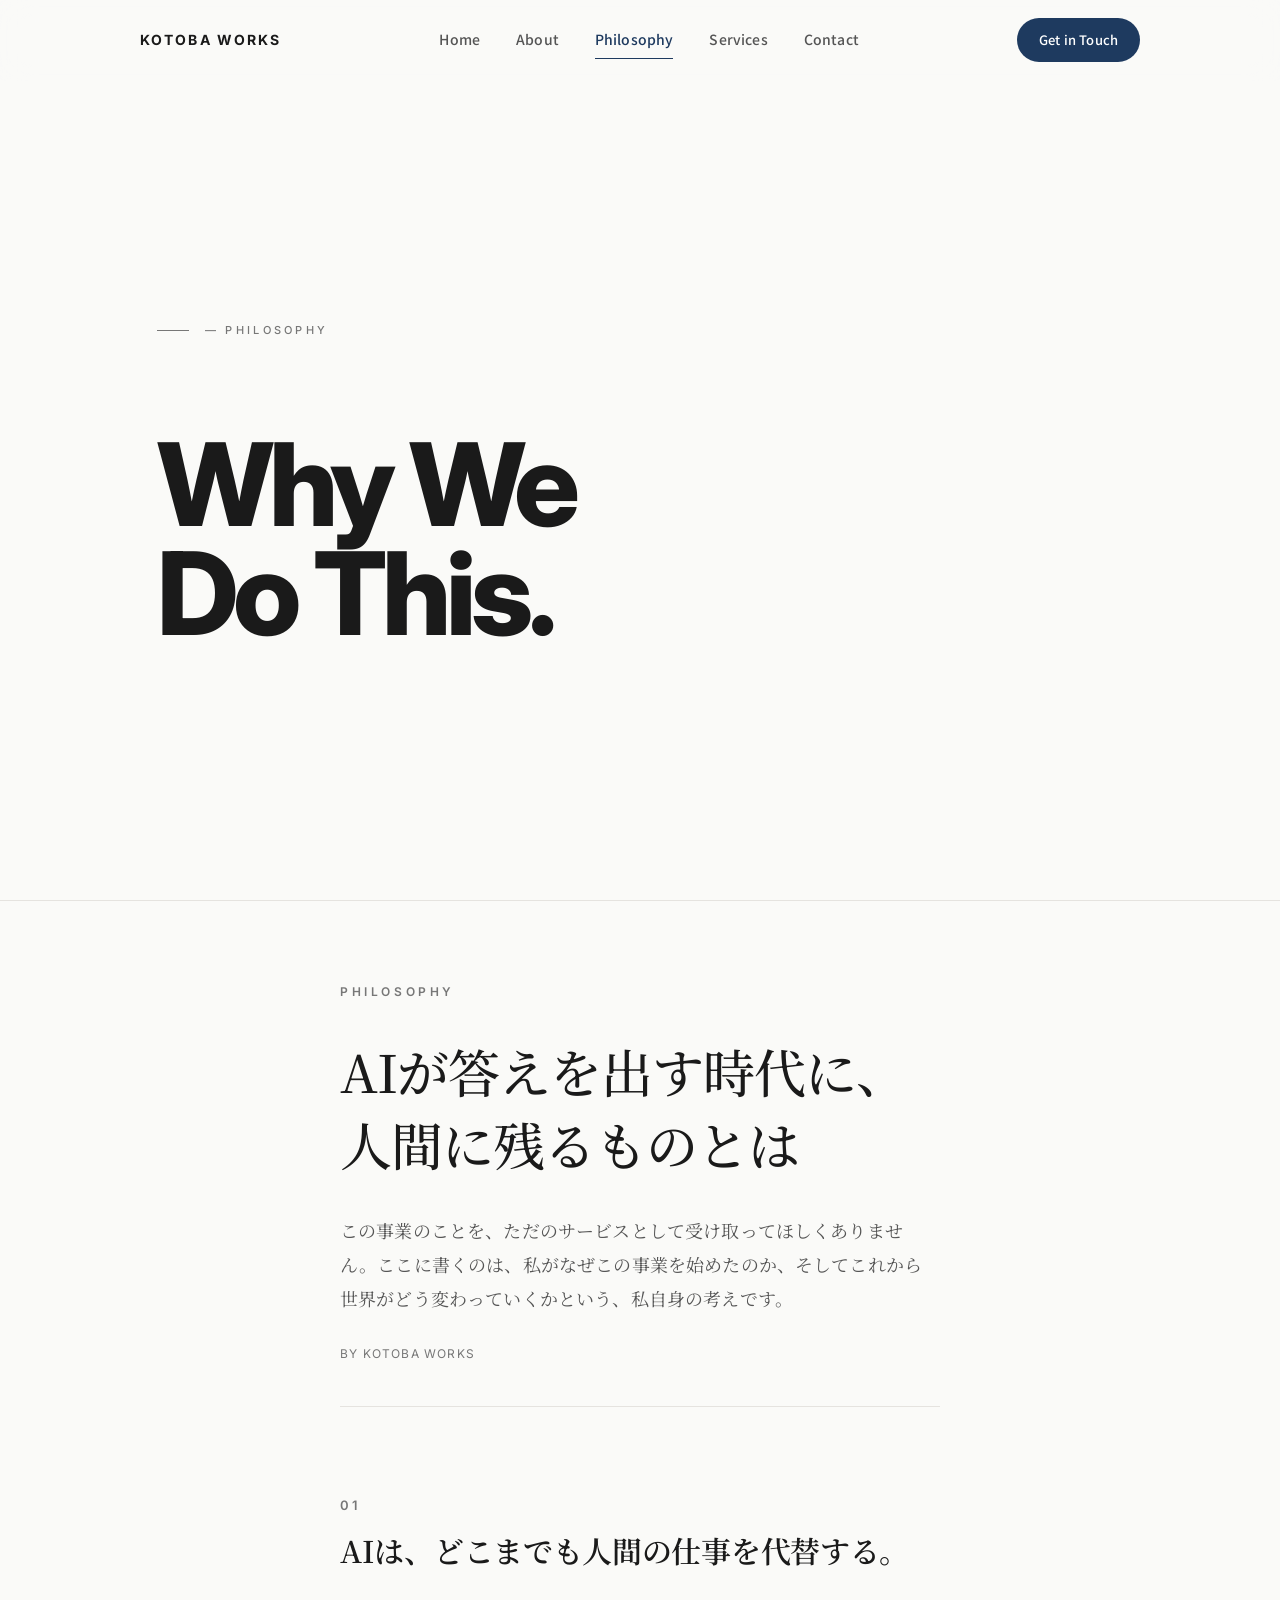
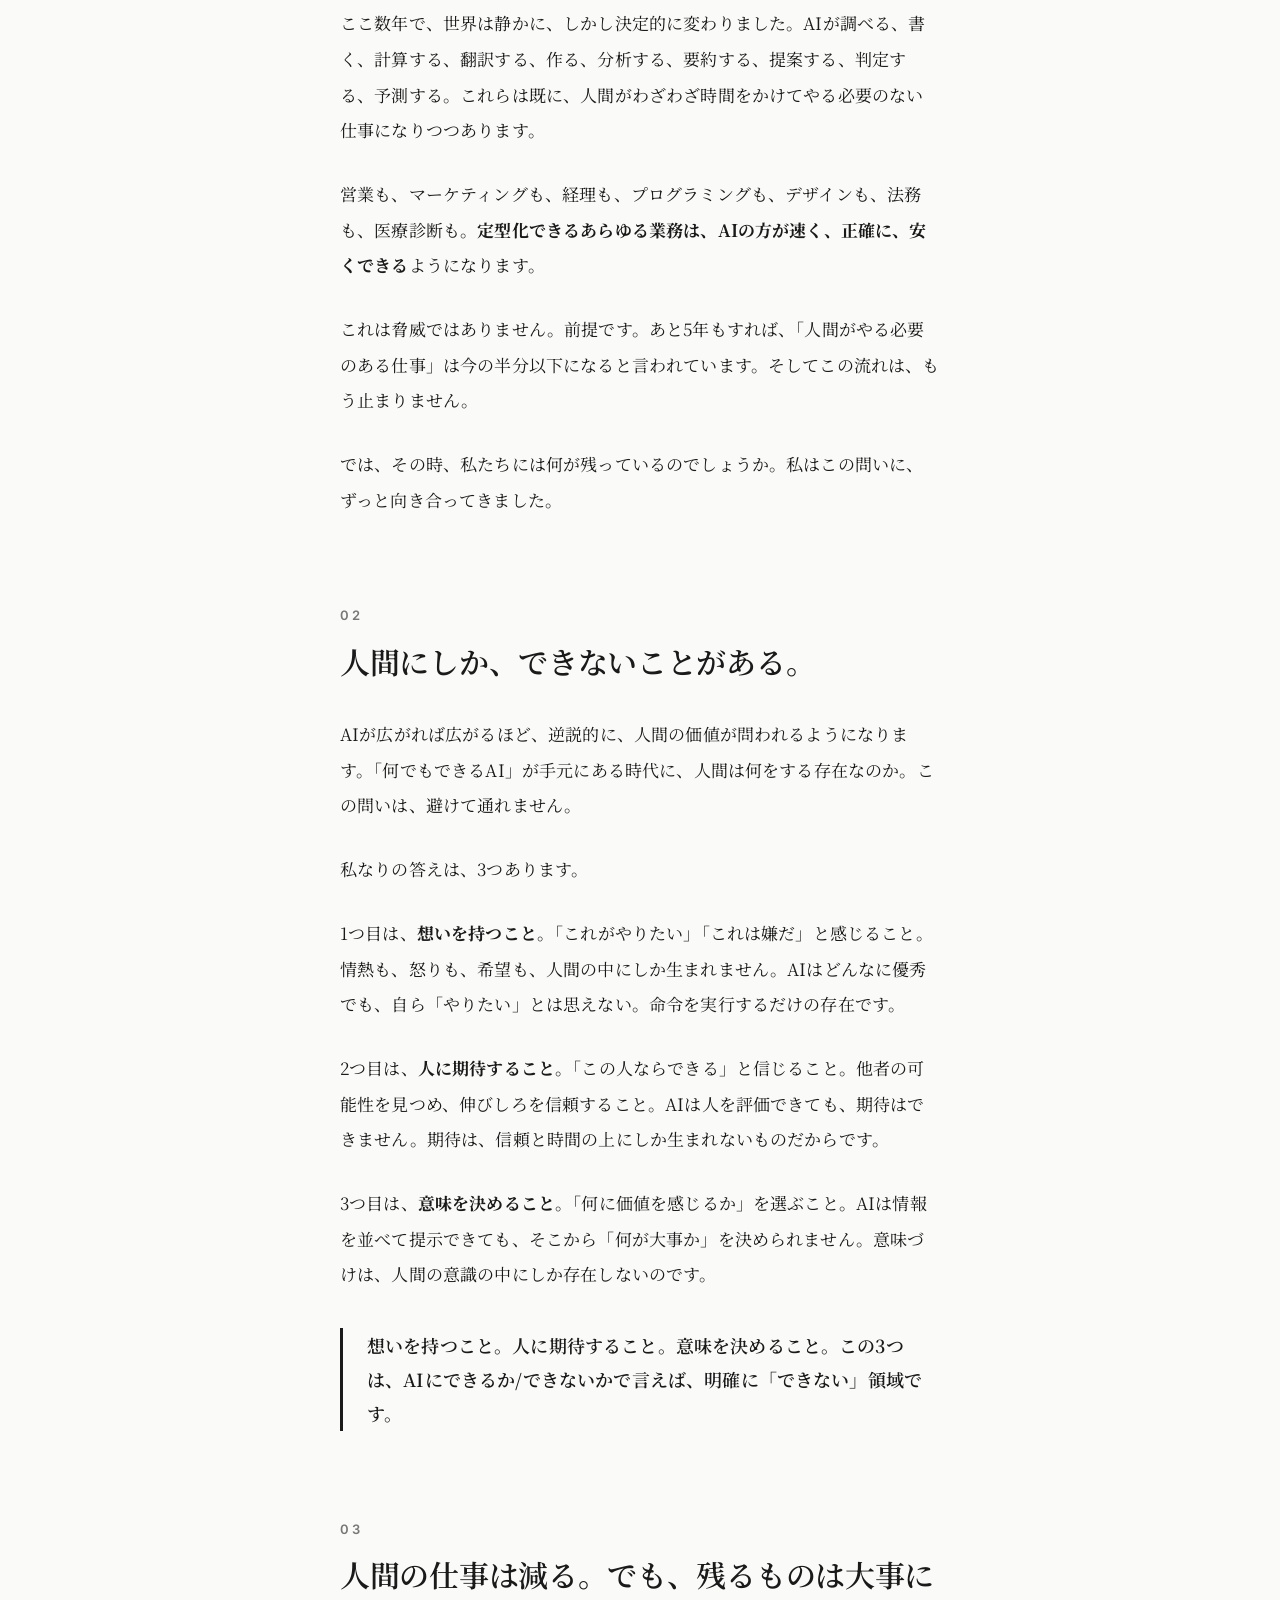
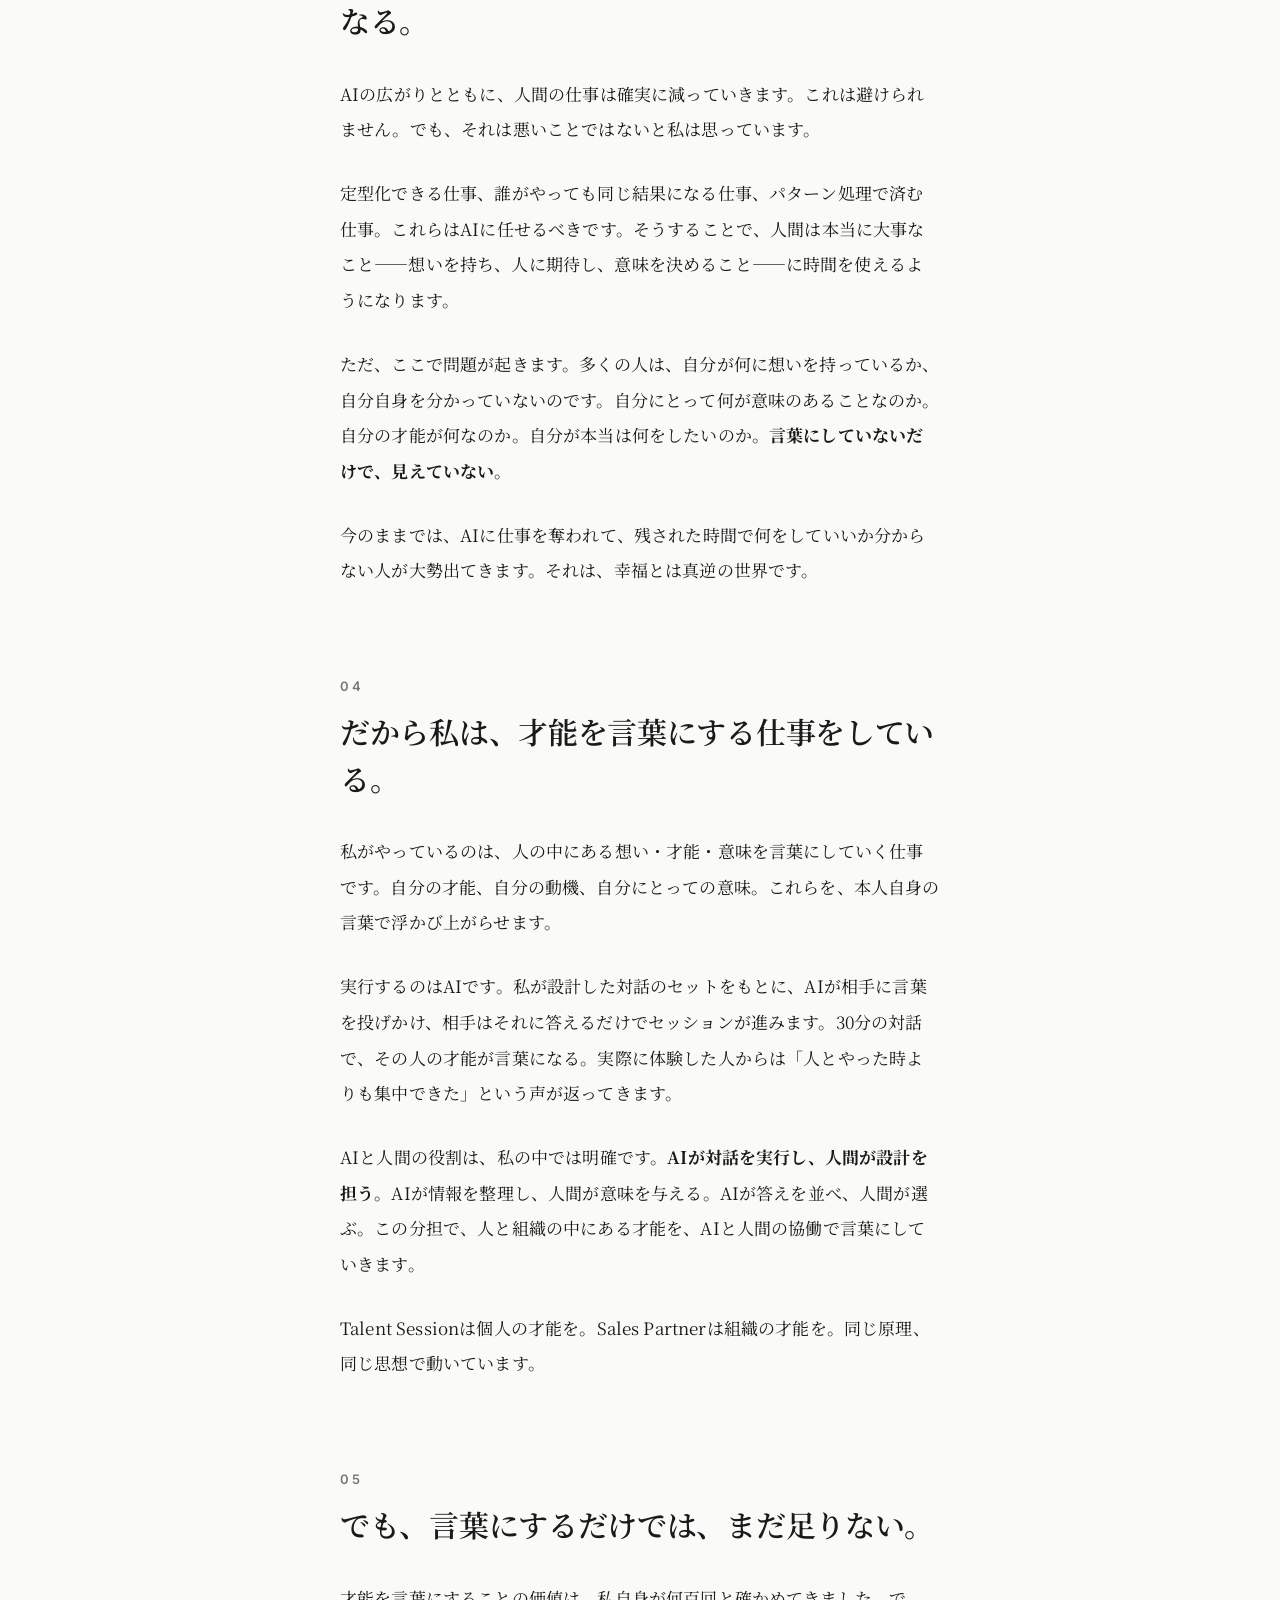
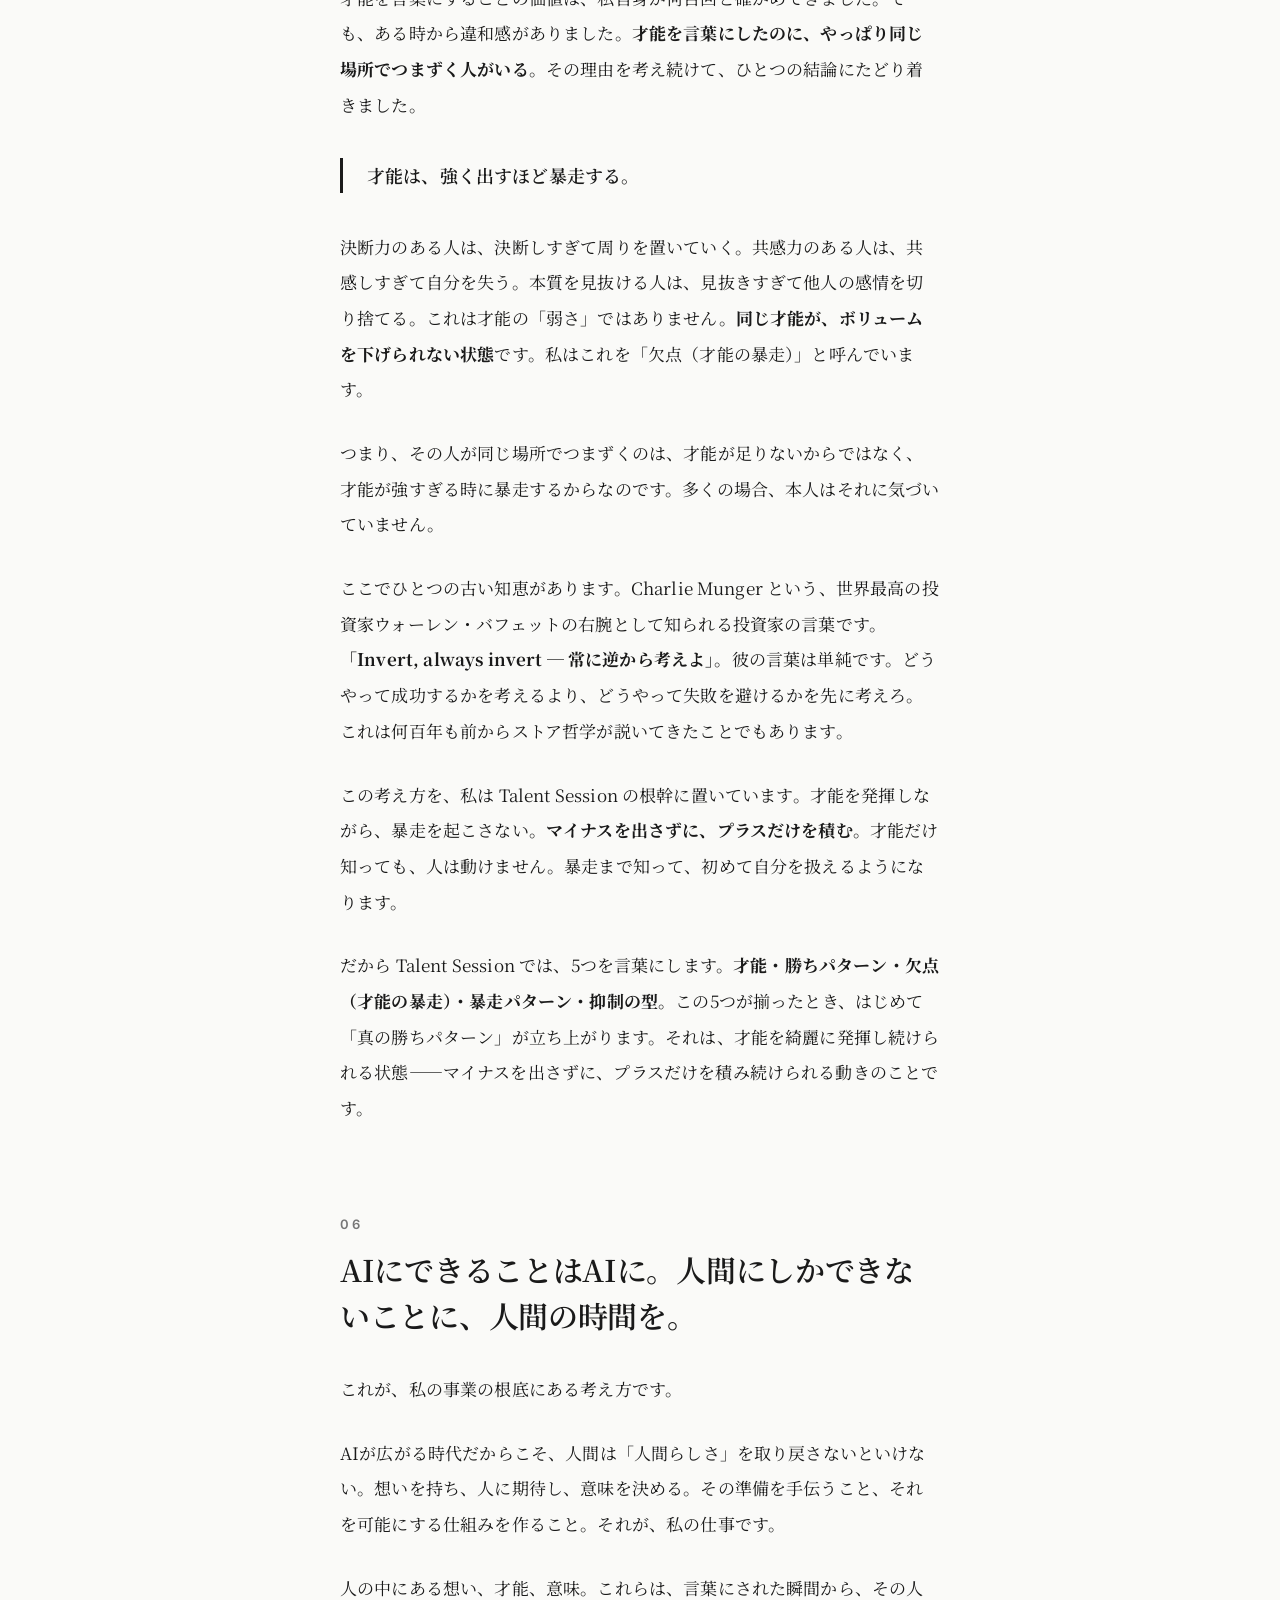
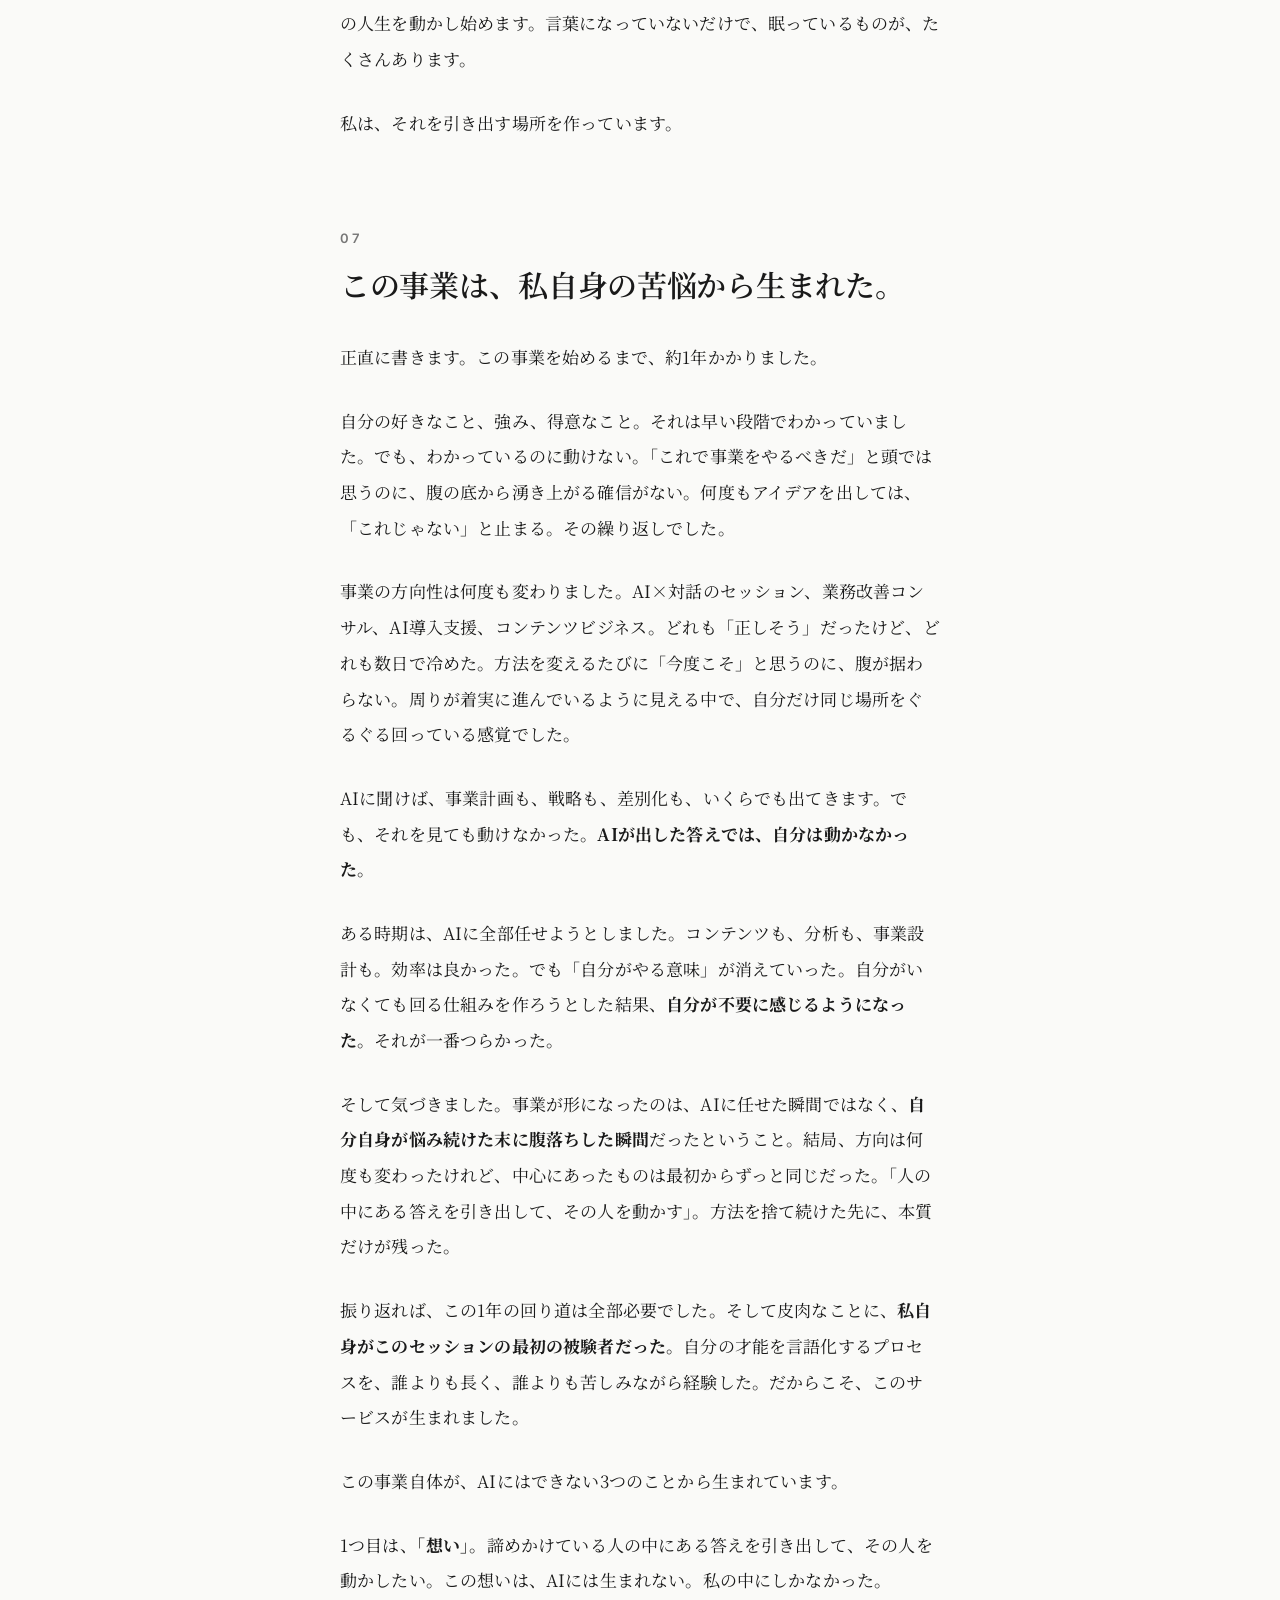
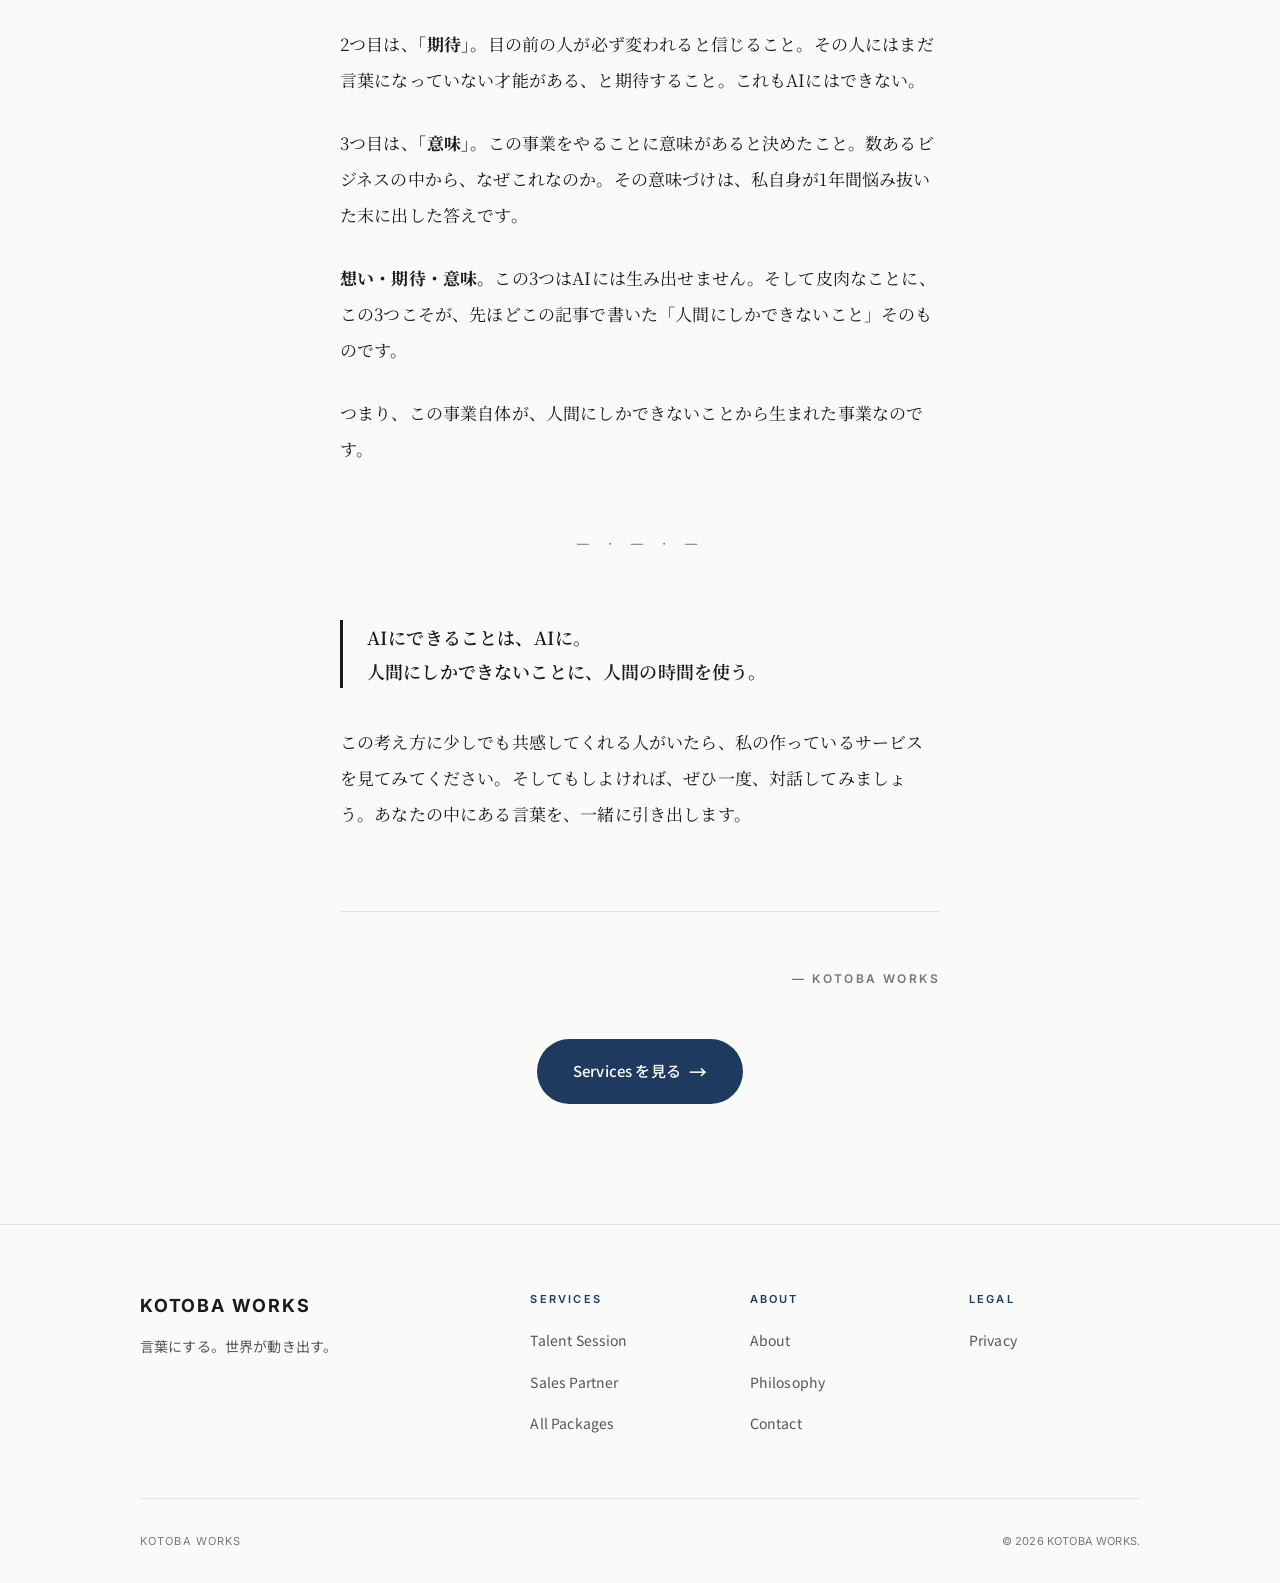
<file: philosophy.html>
<!DOCTYPE html>
<html lang="ja">
<head>
<meta charset="UTF-8">
<meta name="viewport" content="width=device-width, initial-scale=1.0">
<title>Philosophy ／ AIが答えを出す時代に、人間に残るもの</title>
<meta name="description" content="AIが答えを出す時代に、人間に残るものとは。才能を言葉にするだけでは足りない。才能・勝ちパターン・欠点（才能の暴走）・暴走パターン・抑制の型。マイナスを出さずにプラスを積む、真の勝ちパターンの哲学。">
<meta name="keywords" content="AI 人間, 共存, 哲学, 才能, 意味づけ, 想い, 期待, 才能の暴走, 真の勝ちパターン, Via Negativa, Inversion, KOTOBA WORKS">
<meta name="author" content="KOTOBA WORKS">
<link rel="icon" type="image/svg+xml" href="assets/favicon.svg">
<link rel="canonical" href="https://matsumoto-rentaro.com/philosophy.html">
<meta property="og:type" content="article">
<meta property="og:url" content="https://matsumoto-rentaro.com/philosophy.html">
<meta property="og:title" content="Philosophy ／ AIが答えを出す時代に、人間に残るもの">
<meta property="og:description" content="人間にしかできないことは、想いを持ち、人に期待し、意味を決めること。">
<meta property="og:image" content="https://matsumoto-rentaro.com/assets/og-image.png">
<meta property="og:locale" content="ja_JP">
<meta property="og:site_name" content="KOTOBA WORKS">
<meta name="twitter:card" content="summary_large_image">
<meta name="twitter:title" content="Philosophy ／ AIが答えを出す時代に、人間に残るもの">
<meta name="twitter:description" content="人間にしかできないことは、想いを持ち、人に期待し、意味を決めること。">
<meta name="twitter:image" content="https://matsumoto-rentaro.com/assets/og-image.png">
<link rel="preconnect" href="https://fonts.googleapis.com">
<link rel="preconnect" href="https://fonts.gstatic.com" crossorigin>
<link href="https://fonts.googleapis.com/css2?family=Inter:wght@300;400;500;600;700;800;900&family=Noto+Sans+JP:wght@300;400;500;700&family=Noto+Serif+JP:wght@400;500;600;700&display=swap" rel="stylesheet">
<link rel="stylesheet" href="assets/shared.css">
<script type="application/ld+json">
{
  "@context": "https://schema.org",
  "@type": "Article",
  "headline": "AIが答えを出す時代に、人間に残るものの話。",
  "author": {
    "@type": "Person",
    "name": "KOTOBA WORKS"
  },
  "publisher": {
    "@type": "Organization",
    "name": "KOTOBA WORKS",
    "logo": {
      "@type": "ImageObject",
      "url": "https://matsumoto-rentaro.com/assets/favicon.svg"
    }
  },
  "datePublished": "2026-04-11",
  "dateModified": "2026-04-11",
  "image": "https://matsumoto-rentaro.com/assets/og-image.png",
  "description": "AIが答えを出す時代に、人間に残るものとは。才能を言葉にするだけでは足りない。才能・勝ちパターン・欠点（才能の暴走）・暴走パターン・抑制の型を揃え、マイナスを出さずにプラスを積む真の勝ちパターンを引き出す哲学。"
}
</script>
<style>
  /* Philosophy Hero */
  .phil-hero {
    min-height: calc(100vh - 68px);
    display: flex;
    align-items: center;
    padding: 0;
    border-top: none !important;
  }
  .phil-hero-inner {
    max-width: var(--max);
    margin: 0 auto;
    padding: 0 clamp(24px, 6vw, 80px);
    width: 100%;
  }
  .phil-eyebrow {
    font-family: var(--en);
    font-size: 11px;
    font-weight: 500;
    letter-spacing: 0.3em;
    color: var(--text-light);
    text-transform: uppercase;
    margin-bottom: clamp(48px, 7vw, 96px);
  }
  .phil-eyebrow::before {
    content: '';
    display: inline-block;
    width: 32px;
    height: 1px;
    background: var(--text-light);
    vertical-align: middle;
    margin-right: 16px;
  }
  .phil-hero-h {
    font-family: var(--en);
    font-size: clamp(56px, 9vw, 140px);
    font-weight: 800;
    letter-spacing: -0.045em;
    line-height: 0.95;
    color: var(--text);
  }

  /* Article-specific typography */
  .article {
    background: var(--bg);
    padding: 80px 0 120px;
    font-family: var(--serif);
    border-top: 1px solid var(--border);
  }
  .article-inner {
    max-width: 680px;
    margin: 0 auto;
    padding: 0 clamp(20px, 5vw, 40px);
  }

  /* Article header */
  .article-head {
    margin-bottom: 72px;
    padding-bottom: 40px;
    border-bottom: 1px solid var(--border);
  }
  .article-eyebrow {
    font-family: var(--en);
    font-size: 12px;
    font-weight: 600;
    letter-spacing: 0.3em;
    color: var(--text-light);
    margin-bottom: 32px;
    text-transform: uppercase;
  }
  .article-title {
    font-family: var(--serif);
    font-size: clamp(32px, 4.5vw, 52px);
    font-weight: 500;
    line-height: 1.4;
    letter-spacing: -0.02em;
    color: var(--text);
    margin-bottom: 32px;
  }
  .article-lede {
    font-family: var(--serif);
    font-size: 18px;
    line-height: 1.9;
    color: var(--text-sub);
    font-weight: 400;
  }
  .article-meta {
    margin-top: 28px;
    font-family: var(--en);
    font-size: 12px;
    color: var(--text-light);
    letter-spacing: 0.1em;
  }

  /* Body */
  .article-body {
    font-family: var(--serif);
    font-size: 17px;
    line-height: 2.1;
    color: var(--text);
    font-weight: 400;
  }
  .article-body p {
    margin-bottom: 28px;
  }
  .article-body h2 {
    font-family: var(--serif);
    font-size: clamp(22px, 2.8vw, 30px);
    font-weight: 600;
    line-height: 1.55;
    color: var(--text);
    margin-top: 88px;
    margin-bottom: 32px;
    letter-spacing: -0.01em;
  }
  .article-body h2 .ch-num {
    font-family: var(--en);
    font-size: 13px;
    font-weight: 600;
    letter-spacing: 0.2em;
    color: var(--text-light);
    display: block;
    margin-bottom: 12px;
  }
  .article-body strong {
    font-weight: 700;
    color: var(--text);
  }
  .article-body blockquote {
    border-left: 3px solid var(--text);
    padding-left: 24px;
    margin: 36px 0;
    font-size: 18px;
    font-weight: 600;
    line-height: 1.9;
    color: var(--text);
  }

  /* Divider */
  .article-divider {
    text-align: center;
    margin: 64px 0;
    font-family: var(--en);
    font-size: 12px;
    letter-spacing: 0.5em;
    color: var(--text-light);
  }

  /* Closing */
  .article-close {
    margin-top: 80px;
    padding-top: 56px;
    border-top: 1px solid var(--border);
  }
  .article-close-sign {
    font-family: var(--en);
    font-size: 12px;
    font-weight: 600;
    letter-spacing: 0.2em;
    color: var(--text-light);
    text-align: right;
    margin-bottom: 48px;
  }
  .article-cta {
    display: flex;
    justify-content: center;
    margin-top: 40px;
  }
</style>
</head>
<body>

<!-- HEADER -->
<header class="site-header">
  <div class="site-header-inner">
    <a href="index.html" class="site-logo">KOTOBA WORKS</a>
    <nav class="site-nav">
      <a href="index.html">Home</a>
      <a href="about.html">About</a>
      <a href="philosophy.html" class="active">Philosophy</a>
      <a href="services.html">Services</a>
      <a href="contact.html">Contact</a>
    </nav>
    <a href="contact.html" class="site-cta">Get in Touch</a>
    <button class="site-nav-toggle" aria-label="Menu">☰</button>
  </div>
</header>

<main>

<!-- HERO -->
<section class="phil-hero">
  <div class="phil-hero-inner">
    <div class="phil-eyebrow">— Philosophy</div>
    <h1 class="phil-hero-h">Why We<br>Do This.</h1>
  </div>
</section>

<article class="article">
  <div class="article-inner">

    <header class="article-head">
      <div class="article-eyebrow">Philosophy</div>
      <h1 class="article-title">AIが答えを出す時代に、<br>人間に残るものとは</h1>
      <p class="article-lede">
        この事業のことを、ただのサービスとして受け取ってほしくありません。ここに書くのは、私がなぜこの事業を始めたのか、そしてこれから世界がどう変わっていくかという、私自身の考えです。
      </p>
      <div class="article-meta">BY KOTOBA WORKS</div>
    </header>

    <div class="article-body">

      <h2><span class="ch-num">01</span>AIは、どこまでも人間の仕事を代替する。</h2>

      <p>
        ここ数年で、世界は静かに、しかし決定的に変わりました。AIが調べる、書く、計算する、翻訳する、作る、分析する、要約する、提案する、判定する、予測する。これらは既に、人間がわざわざ時間をかけてやる必要のない仕事になりつつあります。
      </p>

      <p>
        営業も、マーケティングも、経理も、プログラミングも、デザインも、法務も、医療診断も。<strong>定型化できるあらゆる業務は、AIの方が速く、正確に、安くできる</strong>ようになります。
      </p>

      <p>
        これは脅威ではありません。前提です。あと5年もすれば、「人間がやる必要のある仕事」は今の半分以下になると言われています。そしてこの流れは、もう止まりません。
      </p>

      <p>
        では、その時、私たちには何が残っているのでしょうか。私はこの問いに、ずっと向き合ってきました。
      </p>

      <h2><span class="ch-num">02</span>人間にしか、できないことがある。</h2>

      <p>
        AIが広がれば広がるほど、逆説的に、人間の価値が問われるようになります。「何でもできるAI」が手元にある時代に、人間は何をする存在なのか。この問いは、避けて通れません。
      </p>

      <p>
        私なりの答えは、3つあります。
      </p>

      <p>
        1つ目は、<strong>想いを持つこと</strong>。「これがやりたい」「これは嫌だ」と感じること。情熱も、怒りも、希望も、人間の中にしか生まれません。AIはどんなに優秀でも、自ら「やりたい」とは思えない。命令を実行するだけの存在です。
      </p>

      <p>
        2つ目は、<strong>人に期待すること</strong>。「この人ならできる」と信じること。他者の可能性を見つめ、伸びしろを信頼すること。AIは人を評価できても、期待はできません。期待は、信頼と時間の上にしか生まれないものだからです。
      </p>

      <p>
        3つ目は、<strong>意味を決めること</strong>。「何に価値を感じるか」を選ぶこと。AIは情報を並べて提示できても、そこから「何が大事か」を決められません。意味づけは、人間の意識の中にしか存在しないのです。
      </p>

      <blockquote>
        想いを持つこと。人に期待すること。意味を決めること。この3つは、AIにできるか/できないかで言えば、明確に「できない」領域です。
      </blockquote>

      <h2><span class="ch-num">03</span>人間の仕事は減る。でも、残るものは大事になる。</h2>

      <p>
        AIの広がりとともに、人間の仕事は確実に減っていきます。これは避けられません。でも、それは悪いことではないと私は思っています。
      </p>

      <p>
        定型化できる仕事、誰がやっても同じ結果になる仕事、パターン処理で済む仕事。これらはAIに任せるべきです。そうすることで、人間は本当に大事なこと——想いを持ち、人に期待し、意味を決めること——に時間を使えるようになります。
      </p>

      <p>
        ただ、ここで問題が起きます。多くの人は、自分が何に想いを持っているか、自分自身を分かっていないのです。自分にとって何が意味のあることなのか。自分の才能が何なのか。自分が本当は何をしたいのか。<strong>言葉にしていないだけで、見えていない</strong>。
      </p>

      <p>
        今のままでは、AIに仕事を奪われて、残された時間で何をしていいか分からない人が大勢出てきます。それは、幸福とは真逆の世界です。
      </p>

      <h2><span class="ch-num">04</span>だから私は、才能を言葉にする仕事をしている。</h2>

      <p>
        私がやっているのは、人の中にある想い・才能・意味を言葉にしていく仕事です。自分の才能、自分の動機、自分にとっての意味。これらを、本人自身の言葉で浮かび上がらせます。
      </p>

      <p>
        実行するのはAIです。私が設計した対話のセットをもとに、AIが相手に言葉を投げかけ、相手はそれに答えるだけでセッションが進みます。30分の対話で、その人の才能が言葉になる。実際に体験した人からは「人とやった時よりも集中できた」という声が返ってきます。
      </p>

      <p>
        AIと人間の役割は、私の中では明確です。<strong>AIが対話を実行し、人間が設計を担う</strong>。AIが情報を整理し、人間が意味を与える。AIが答えを並べ、人間が選ぶ。この分担で、人と組織の中にある才能を、AIと人間の協働で言葉にしていきます。
      </p>

      <p>
        Talent Sessionは個人の才能を。Sales Partnerは組織の才能を。同じ原理、同じ思想で動いています。
      </p>

      <h2><span class="ch-num">05</span>でも、言葉にするだけでは、まだ足りない。</h2>

      <p>
        才能を言葉にすることの価値は、私自身が何百回と確かめてきました。でも、ある時から違和感がありました。<strong>才能を言葉にしたのに、やっぱり同じ場所でつまずく人がいる</strong>。その理由を考え続けて、ひとつの結論にたどり着きました。
      </p>

      <blockquote>
        才能は、強く出すほど暴走する。
      </blockquote>

      <p>
        決断力のある人は、決断しすぎて周りを置いていく。共感力のある人は、共感しすぎて自分を失う。本質を見抜ける人は、見抜きすぎて他人の感情を切り捨てる。これは才能の「弱さ」ではありません。<strong>同じ才能が、ボリュームを下げられない状態</strong>です。私はこれを「欠点（才能の暴走）」と呼んでいます。
      </p>

      <p>
        つまり、その人が同じ場所でつまずくのは、才能が足りないからではなく、才能が強すぎる時に暴走するからなのです。多くの場合、本人はそれに気づいていません。
      </p>

      <p>
        ここでひとつの古い知恵があります。Charlie Munger という、世界最高の投資家ウォーレン・バフェットの右腕として知られる投資家の言葉です。<strong>「Invert, always invert ─ 常に逆から考えよ」</strong>。彼の言葉は単純です。どうやって成功するかを考えるより、どうやって失敗を避けるかを先に考えろ。これは何百年も前からストア哲学が説いてきたことでもあります。
      </p>

      <p>
        この考え方を、私は Talent Session の根幹に置いています。才能を発揮しながら、暴走を起こさない。<strong>マイナスを出さずに、プラスだけを積む</strong>。才能だけ知っても、人は動けません。暴走まで知って、初めて自分を扱えるようになります。
      </p>

      <p>
        だから Talent Session では、5つを言葉にします。<strong>才能・勝ちパターン・欠点（才能の暴走）・暴走パターン・抑制の型</strong>。この5つが揃ったとき、はじめて「真の勝ちパターン」が立ち上がります。それは、才能を綺麗に発揮し続けられる状態——マイナスを出さずに、プラスだけを積み続けられる動きのことです。
      </p>

      <h2><span class="ch-num">06</span>AIにできることはAIに。人間にしかできないことに、人間の時間を。</h2>

      <p>
        これが、私の事業の根底にある考え方です。
      </p>

      <p>
        AIが広がる時代だからこそ、人間は「人間らしさ」を取り戻さないといけない。想いを持ち、人に期待し、意味を決める。その準備を手伝うこと、それを可能にする仕組みを作ること。それが、私の仕事です。
      </p>

      <p>
        人の中にある想い、才能、意味。これらは、言葉にされた瞬間から、その人の人生を動かし始めます。言葉になっていないだけで、眠っているものが、たくさんあります。
      </p>

      <p>
        私は、それを引き出す場所を作っています。
      </p>

      <h2><span class="ch-num">07</span>この事業は、私自身の苦悩から生まれた。</h2>

      <p>
        正直に書きます。この事業を始めるまで、約1年かかりました。
      </p>

      <p>
        自分の好きなこと、強み、得意なこと。それは早い段階でわかっていました。でも、わかっているのに動けない。「これで事業をやるべきだ」と頭では思うのに、腹の底から湧き上がる確信がない。何度もアイデアを出しては、「これじゃない」と止まる。その繰り返しでした。
      </p>

      <p>
        事業の方向性は何度も変わりました。AI×対話のセッション、業務改善コンサル、AI導入支援、コンテンツビジネス。どれも「正しそう」だったけど、どれも数日で冷めた。方法を変えるたびに「今度こそ」と思うのに、腹が据わらない。周りが着実に進んでいるように見える中で、自分だけ同じ場所をぐるぐる回っている感覚でした。
      </p>

      <p>
        AIに聞けば、事業計画も、戦略も、差別化も、いくらでも出てきます。でも、それを見ても動けなかった。<strong>AIが出した答えでは、自分は動かなかった</strong>。
      </p>

      <p>
        ある時期は、AIに全部任せようとしました。コンテンツも、分析も、事業設計も。効率は良かった。でも「自分がやる意味」が消えていった。自分がいなくても回る仕組みを作ろうとした結果、<strong>自分が不要に感じるようになった</strong>。それが一番つらかった。
      </p>

      <p>
        そして気づきました。事業が形になったのは、AIに任せた瞬間ではなく、<strong>自分自身が悩み続けた末に腹落ちした瞬間</strong>だったということ。結局、方向は何度も変わったけれど、中心にあったものは最初からずっと同じだった。「人の中にある答えを引き出して、その人を動かす」。方法を捨て続けた先に、本質だけが残った。
      </p>

      <p>
        振り返れば、この1年の回り道は全部必要でした。そして皮肉なことに、<strong>私自身がこのセッションの最初の被験者だった</strong>。自分の才能を言語化するプロセスを、誰よりも長く、誰よりも苦しみながら経験した。だからこそ、このサービスが生まれました。
      </p>

      <p>
        この事業自体が、AIにはできない3つのことから生まれています。
      </p>

      <p>
        1つ目は、<strong>「想い」</strong>。諦めかけている人の中にある答えを引き出して、その人を動かしたい。この想いは、AIには生まれない。私の中にしかなかった。
      </p>

      <p>
        2つ目は、<strong>「期待」</strong>。目の前の人が必ず変われると信じること。その人にはまだ言葉になっていない才能がある、と期待すること。これもAIにはできない。
      </p>

      <p>
        3つ目は、<strong>「意味」</strong>。この事業をやることに意味があると決めたこと。数あるビジネスの中から、なぜこれなのか。その意味づけは、私自身が1年間悩み抜いた末に出した答えです。
      </p>

      <p>
        <strong>想い・期待・意味。</strong>この3つはAIには生み出せません。そして皮肉なことに、この3つこそが、先ほどこの記事で書いた「人間にしかできないこと」そのものです。
      </p>

      <p>
        つまり、この事業自体が、人間にしかできないことから生まれた事業なのです。
      </p>

      <div class="article-divider">— ・ — ・ —</div>

      <blockquote>
        AIにできることは、AIに。<br>
        人間にしかできないことに、人間の時間を使う。
      </blockquote>

      <p>
        この考え方に少しでも共感してくれる人がいたら、私の作っているサービスを見てみてください。そしてもしよければ、ぜひ一度、対話してみましょう。あなたの中にある言葉を、一緒に引き出します。
      </p>

    </div>

    <footer class="article-close">
      <div class="article-close-sign">— KOTOBA WORKS</div>
      <div class="article-cta">
        <a href="services.html" class="btn-primary">Services を見る <span class="btn-primary-arrow">&rarr;</span></a>
      </div>
    </footer>

  </div>
</article>

</main>

<!-- FOOTER -->
<footer class="site-footer">
  <div class="site-footer-inner">
    <div class="site-footer-grid">
      <div class="site-footer-brand">
        <h3>KOTOBA WORKS</h3>
        <p>言葉にする。世界が動き出す。</p>
      </div>
      <div class="site-footer-col">
        <h4>Services</h4>
        <ul>
          <li><a href="session_lp.html">Talent Session</a></li>
          <li><a href="sales_lp.html">Sales Partner</a></li>
          <li><a href="packages.html">All Packages</a></li>
        </ul>
      </div>
      <div class="site-footer-col">
        <h4>About</h4>
        <ul>
          <li><a href="about.html">About</a></li>
          <li><a href="philosophy.html">Philosophy</a></li>
          <li><a href="contact.html">Contact</a></li>
        </ul>
      </div>
      <div class="site-footer-col">
        <h4>Legal</h4>
        <ul>
          <li><a href="privacy.html">Privacy</a></li>
        </ul>
      </div>
    </div>
    <div class="site-footer-bottom">
      <div class="site-footer-sign">KOTOBA WORKS</div>
      <div class="site-footer-copy">&copy; 2026 KOTOBA WORKS.</div>
    </div>
  </div>
</footer>

<script src="assets/shared.js"></script>
</body>
</html>
</file>
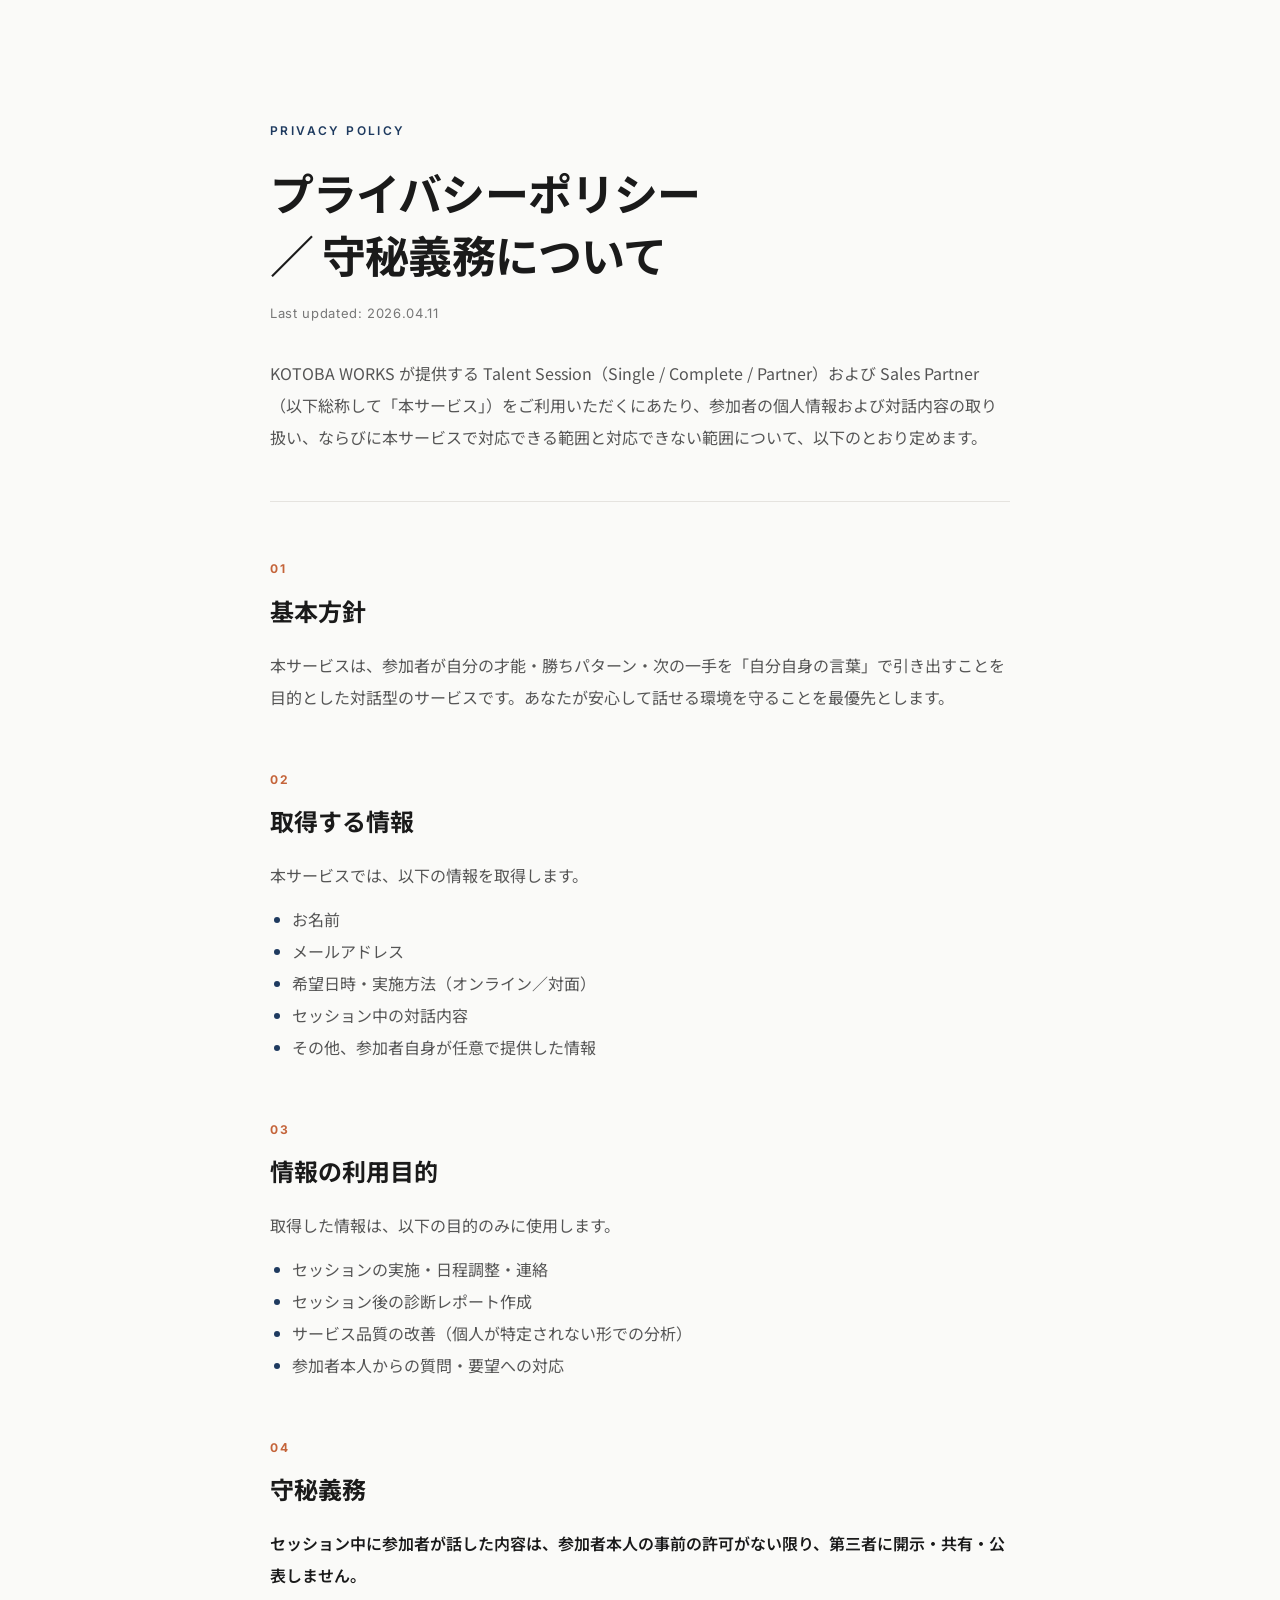
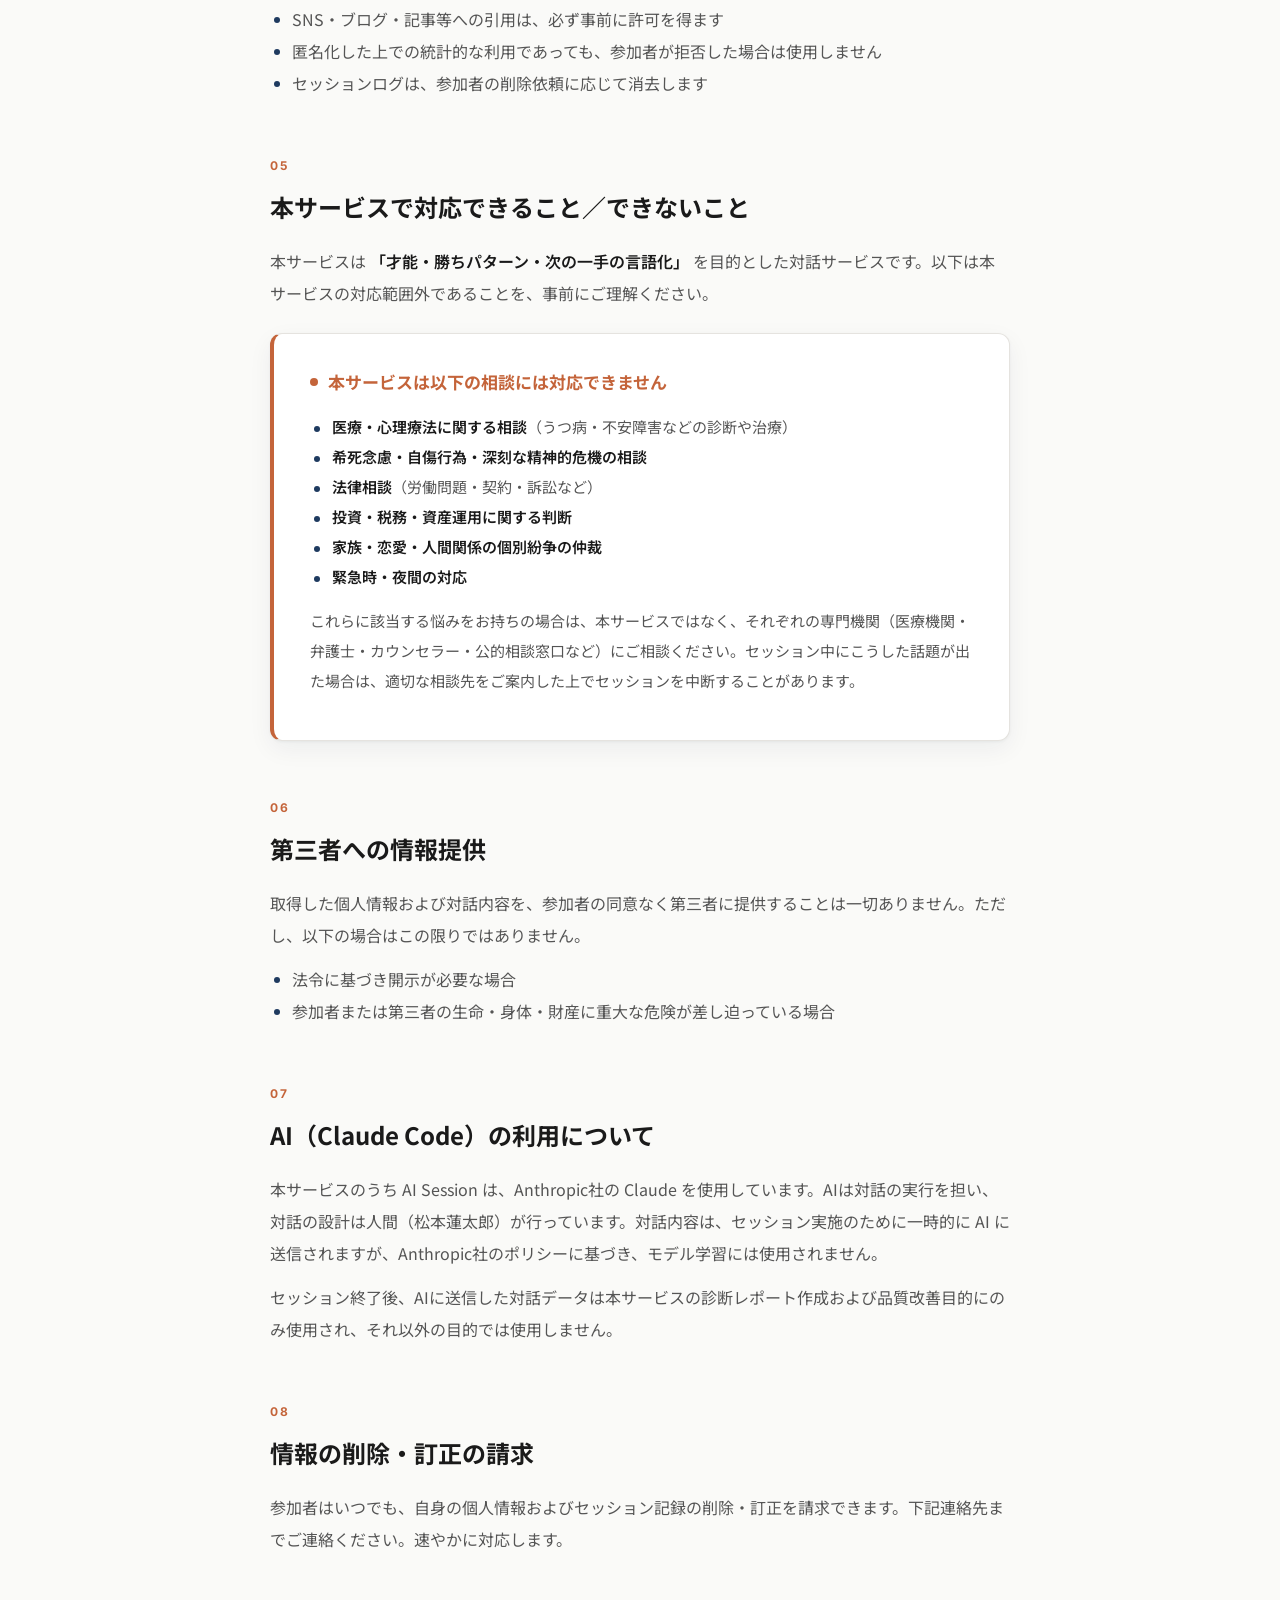
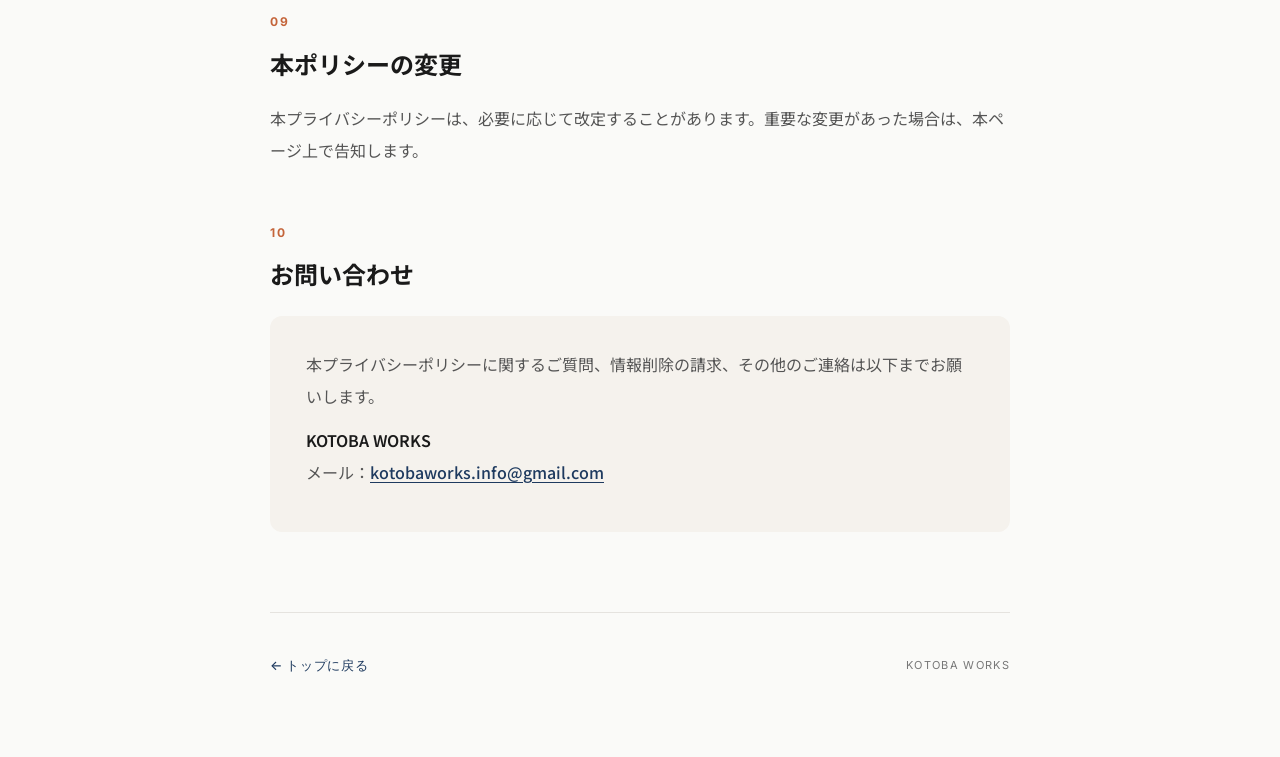
<file: privacy.html>
<!DOCTYPE html>
<html lang="ja">
<head>
<meta charset="UTF-8">
<meta name="viewport" content="width=device-width, initial-scale=1.0">
<title>プライバシーポリシー ／ KOTOBA WORKS</title>
<meta name="description" content="Talent Session の守秘義務・個人情報の取り扱い・対応範囲について。">
<meta name="robots" content="index,follow">
<link rel="icon" type="image/svg+xml" href="assets/favicon.svg">
<link rel="canonical" href="https://matsumoto-rentaro.com/privacy.html">
<meta property="og:type" content="website">
<meta property="og:url" content="https://matsumoto-rentaro.com/privacy.html">
<meta property="og:title" content="プライバシーポリシー ／ KOTOBA WORKS">
<meta property="og:locale" content="ja_JP">
<meta property="og:site_name" content="KOTOBA WORKS">
<link rel="preconnect" href="https://fonts.googleapis.com">
<link rel="preconnect" href="https://fonts.gstatic.com" crossorigin>
<link href="https://fonts.googleapis.com/css2?family=Inter:wght@300;400;500;600;700;800;900&family=Noto+Sans+JP:wght@300;400;500;700&display=swap" rel="stylesheet">
<style>
  :root {
    --bg: #fafaf8;
    --bg-warm: #f5f2ed;
    --bg-card: #ffffff;
    --text: #1a1a1a;
    --text-sub: #555555;
    --text-light: #777777;
    --navy: #1e3a5f;
    --terra: #c4643a;
    --border: #e5e3df;
    --en: 'Inter', sans-serif;
    --jp: 'Noto Sans JP', sans-serif;
  }
  * { margin: 0; padding: 0; box-sizing: border-box; }
  html { scroll-behavior: smooth; }
  body {
    background: var(--bg);
    color: var(--text);
    font-family: var(--jp);
    font-weight: 400;
    line-height: 1.85;
    -webkit-font-smoothing: antialiased;
  }
  .container {
    max-width: 860px;
    margin: 0 auto;
    padding: 120px clamp(20px, 5vw, 60px) 80px;
  }

  /* Header */
  .doc-header {
    padding-bottom: 48px;
    margin-bottom: 56px;
    border-bottom: 1px solid var(--border);
  }
  .doc-eyebrow {
    font-family: var(--en);
    font-size: 12px;
    font-weight: 600;
    letter-spacing: 0.2em;
    text-transform: uppercase;
    color: var(--navy);
    margin-bottom: 20px;
  }
  .doc-title {
    font-size: clamp(32px, 4.2vw, 44px);
    font-weight: 700;
    color: var(--text);
    line-height: 1.4;
    margin-bottom: 16px;
    letter-spacing: -0.02em;
  }
  .doc-meta {
    font-family: var(--en);
    font-size: 13px;
    color: var(--text-light);
    letter-spacing: 0.05em;
  }
  .doc-intro {
    font-size: 16px;
    color: var(--text-sub);
    line-height: 2;
    margin-top: 32px;
  }

  /* Section */
  .section {
    margin-bottom: 56px;
  }
  .section-num {
    font-family: var(--en);
    font-size: 12px;
    font-weight: 700;
    letter-spacing: 0.15em;
    color: var(--terra);
    margin-bottom: 12px;
  }
  .section-title {
    font-size: 24px;
    font-weight: 700;
    color: var(--text);
    margin-bottom: 20px;
    line-height: 1.5;
  }
  .section p {
    font-size: 16px;
    color: var(--text-sub);
    line-height: 2;
    margin-bottom: 12px;
  }
  .section strong {
    color: var(--text);
    font-weight: 600;
  }

  /* List */
  .section ul {
    list-style: none;
    padding: 0;
    margin: 12px 0;
  }
  .section ul li {
    font-size: 16px;
    color: var(--text-sub);
    line-height: 2;
    padding-left: 22px;
    position: relative;
  }
  .section ul li::before {
    content: '';
    position: absolute;
    left: 4px;
    top: 14px;
    width: 6px;
    height: 6px;
    border-radius: 50%;
    background: var(--navy);
  }

  /* Warning box */
  .warning {
    background: var(--bg-card);
    border: 1px solid var(--border);
    border-left: 4px solid var(--terra);
    border-radius: 12px;
    padding: 32px 36px;
    margin: 24px 0;
    box-shadow: 0 1px 3px rgba(15, 30, 60, 0.05), 0 8px 24px rgba(15, 30, 60, 0.06);
  }
  .warning-title {
    font-size: 17px;
    font-weight: 700;
    color: var(--terra);
    margin-bottom: 14px;
    display: flex;
    align-items: center;
    gap: 10px;
  }
  .warning-title::before {
    content: '';
    width: 8px;
    height: 8px;
    border-radius: 50%;
    background: var(--terra);
  }
  .warning p, .warning ul li {
    font-size: 15px;
    color: var(--text-sub);
  }

  /* Contact */
  .contact-block {
    background: var(--bg-warm);
    border-radius: 12px;
    padding: 32px 36px;
    margin-top: 24px;
  }
  .contact-block a {
    color: var(--navy);
    text-decoration: underline;
    text-underline-offset: 3px;
    font-weight: 500;
  }

  /* Footer */
  .doc-footer {
    margin-top: 80px;
    padding-top: 40px;
    border-top: 1px solid var(--border);
    display: flex;
    justify-content: space-between;
    align-items: center;
    flex-wrap: wrap;
    gap: 16px;
  }
  .back-link {
    font-family: var(--en);
    font-size: 13px;
    font-weight: 500;
    color: var(--navy);
    text-decoration: none;
    letter-spacing: 0.05em;
    display: inline-flex;
    align-items: center;
    gap: 8px;
    transition: transform 0.3s;
  }
  .back-link:hover {
    transform: translateX(-4px);
  }
  .doc-sign {
    font-family: var(--en);
    font-size: 11px;
    color: var(--text-light);
    letter-spacing: 0.12em;
  }

  @media (max-width: 768px) {
    .container { padding: 80px 20px 60px; }
    .warning, .contact-block { padding: 24px 20px; }
  }
</style>
</head>
<body>

<div class="container">

  <!-- Header -->
  <div class="doc-header">
    <div class="doc-eyebrow">PRIVACY POLICY</div>
    <h1 class="doc-title">プライバシーポリシー<br>／ 守秘義務について</h1>
    <div class="doc-meta">Last updated: 2026.04.11</div>
    <p class="doc-intro">
      KOTOBA WORKS が提供する Talent Session（Single / Complete / Partner）および Sales Partner（以下総称して「本サービス」）をご利用いただくにあたり、参加者の個人情報および対話内容の取り扱い、ならびに本サービスで対応できる範囲と対応できない範囲について、以下のとおり定めます。
    </p>
  </div>

  <!-- Section 01: 基本方針 -->
  <div class="section">
    <div class="section-num">01</div>
    <h2 class="section-title">基本方針</h2>
    <p>
      本サービスは、参加者が自分の才能・勝ちパターン・次の一手を「自分自身の言葉」で引き出すことを目的とした対話型のサービスです。あなたが安心して話せる環境を守ることを最優先とします。
    </p>
  </div>

  <!-- Section 02: 取得する情報 -->
  <div class="section">
    <div class="section-num">02</div>
    <h2 class="section-title">取得する情報</h2>
    <p>本サービスでは、以下の情報を取得します。</p>
    <ul>
      <li>お名前</li>
      <li>メールアドレス</li>
      <li>希望日時・実施方法（オンライン／対面）</li>
      <li>セッション中の対話内容</li>
      <li>その他、参加者自身が任意で提供した情報</li>
    </ul>
  </div>

  <!-- Section 03: 利用目的 -->
  <div class="section">
    <div class="section-num">03</div>
    <h2 class="section-title">情報の利用目的</h2>
    <p>取得した情報は、以下の目的のみに使用します。</p>
    <ul>
      <li>セッションの実施・日程調整・連絡</li>
      <li>セッション後の診断レポート作成</li>
      <li>サービス品質の改善（個人が特定されない形での分析）</li>
      <li>参加者本人からの質問・要望への対応</li>
    </ul>
  </div>

  <!-- Section 04: 守秘義務 -->
  <div class="section">
    <div class="section-num">04</div>
    <h2 class="section-title">守秘義務</h2>
    <p>
      <strong>セッション中に参加者が話した内容は、参加者本人の事前の許可がない限り、第三者に開示・共有・公表しません。</strong>
    </p>
    <ul>
      <li>SNS・ブログ・記事等への引用は、必ず事前に許可を得ます</li>
      <li>匿名化した上での統計的な利用であっても、参加者が拒否した場合は使用しません</li>
      <li>セッションログは、参加者の削除依頼に応じて消去します</li>
    </ul>
  </div>

  <!-- Section 05: 対応範囲 -->
  <div class="section">
    <div class="section-num">05</div>
    <h2 class="section-title">本サービスで対応できること／できないこと</h2>
    <p>
      本サービスは <strong>「才能・勝ちパターン・次の一手の言語化」</strong> を目的とした対話サービスです。以下は本サービスの対応範囲外であることを、事前にご理解ください。
    </p>

    <div class="warning">
      <div class="warning-title">本サービスは以下の相談には対応できません</div>
      <ul>
        <li><strong>医療・心理療法に関する相談</strong>（うつ病・不安障害などの診断や治療）</li>
        <li><strong>希死念慮・自傷行為・深刻な精神的危機の相談</strong></li>
        <li><strong>法律相談</strong>（労働問題・契約・訴訟など）</li>
        <li><strong>投資・税務・資産運用に関する判断</strong></li>
        <li><strong>家族・恋愛・人間関係の個別紛争の仲裁</strong></li>
        <li><strong>緊急時・夜間の対応</strong></li>
      </ul>
      <p style="margin-top:14px;">
        これらに該当する悩みをお持ちの場合は、本サービスではなく、それぞれの専門機関（医療機関・弁護士・カウンセラー・公的相談窓口など）にご相談ください。セッション中にこうした話題が出た場合は、適切な相談先をご案内した上でセッションを中断することがあります。
      </p>
    </div>
  </div>

  <!-- Section 06: 第三者提供 -->
  <div class="section">
    <div class="section-num">06</div>
    <h2 class="section-title">第三者への情報提供</h2>
    <p>
      取得した個人情報および対話内容を、参加者の同意なく第三者に提供することは一切ありません。ただし、以下の場合はこの限りではありません。
    </p>
    <ul>
      <li>法令に基づき開示が必要な場合</li>
      <li>参加者または第三者の生命・身体・財産に重大な危険が差し迫っている場合</li>
    </ul>
  </div>

  <!-- Section 07: AI利用 -->
  <div class="section">
    <div class="section-num">07</div>
    <h2 class="section-title">AI（Claude Code）の利用について</h2>
    <p>
      本サービスのうち AI Session は、Anthropic社の Claude を使用しています。AIは対話の実行を担い、対話の設計は人間（松本蓮太郎）が行っています。対話内容は、セッション実施のために一時的に AI に送信されますが、Anthropic社のポリシーに基づき、モデル学習には使用されません。
    </p>
    <p>
      セッション終了後、AIに送信した対話データは本サービスの診断レポート作成および品質改善目的にのみ使用され、それ以外の目的では使用しません。
    </p>
  </div>

  <!-- Section 08: 情報の削除 -->
  <div class="section">
    <div class="section-num">08</div>
    <h2 class="section-title">情報の削除・訂正の請求</h2>
    <p>
      参加者はいつでも、自身の個人情報およびセッション記録の削除・訂正を請求できます。下記連絡先までご連絡ください。速やかに対応します。
    </p>
  </div>

  <!-- Section 09: 変更 -->
  <div class="section">
    <div class="section-num">09</div>
    <h2 class="section-title">本ポリシーの変更</h2>
    <p>
      本プライバシーポリシーは、必要に応じて改定することがあります。重要な変更があった場合は、本ページ上で告知します。
    </p>
  </div>

  <!-- Contact -->
  <div class="section">
    <div class="section-num">10</div>
    <h2 class="section-title">お問い合わせ</h2>
    <div class="contact-block">
      <p>本プライバシーポリシーに関するご質問、情報削除の請求、その他のご連絡は以下までお願いします。</p>
      <p style="margin-top:12px;">
        <strong>KOTOBA WORKS</strong><br>
        メール：<a href="mailto:kotobaworks.info@gmail.com">kotobaworks.info@gmail.com</a>
      </p>
    </div>
  </div>

  <!-- Footer -->
  <div class="doc-footer">
    <a href="index.html" class="back-link">&larr; トップに戻る</a>
    <div class="doc-sign">KOTOBA WORKS</div>
  </div>

</div>

</body>
</html>
</file>
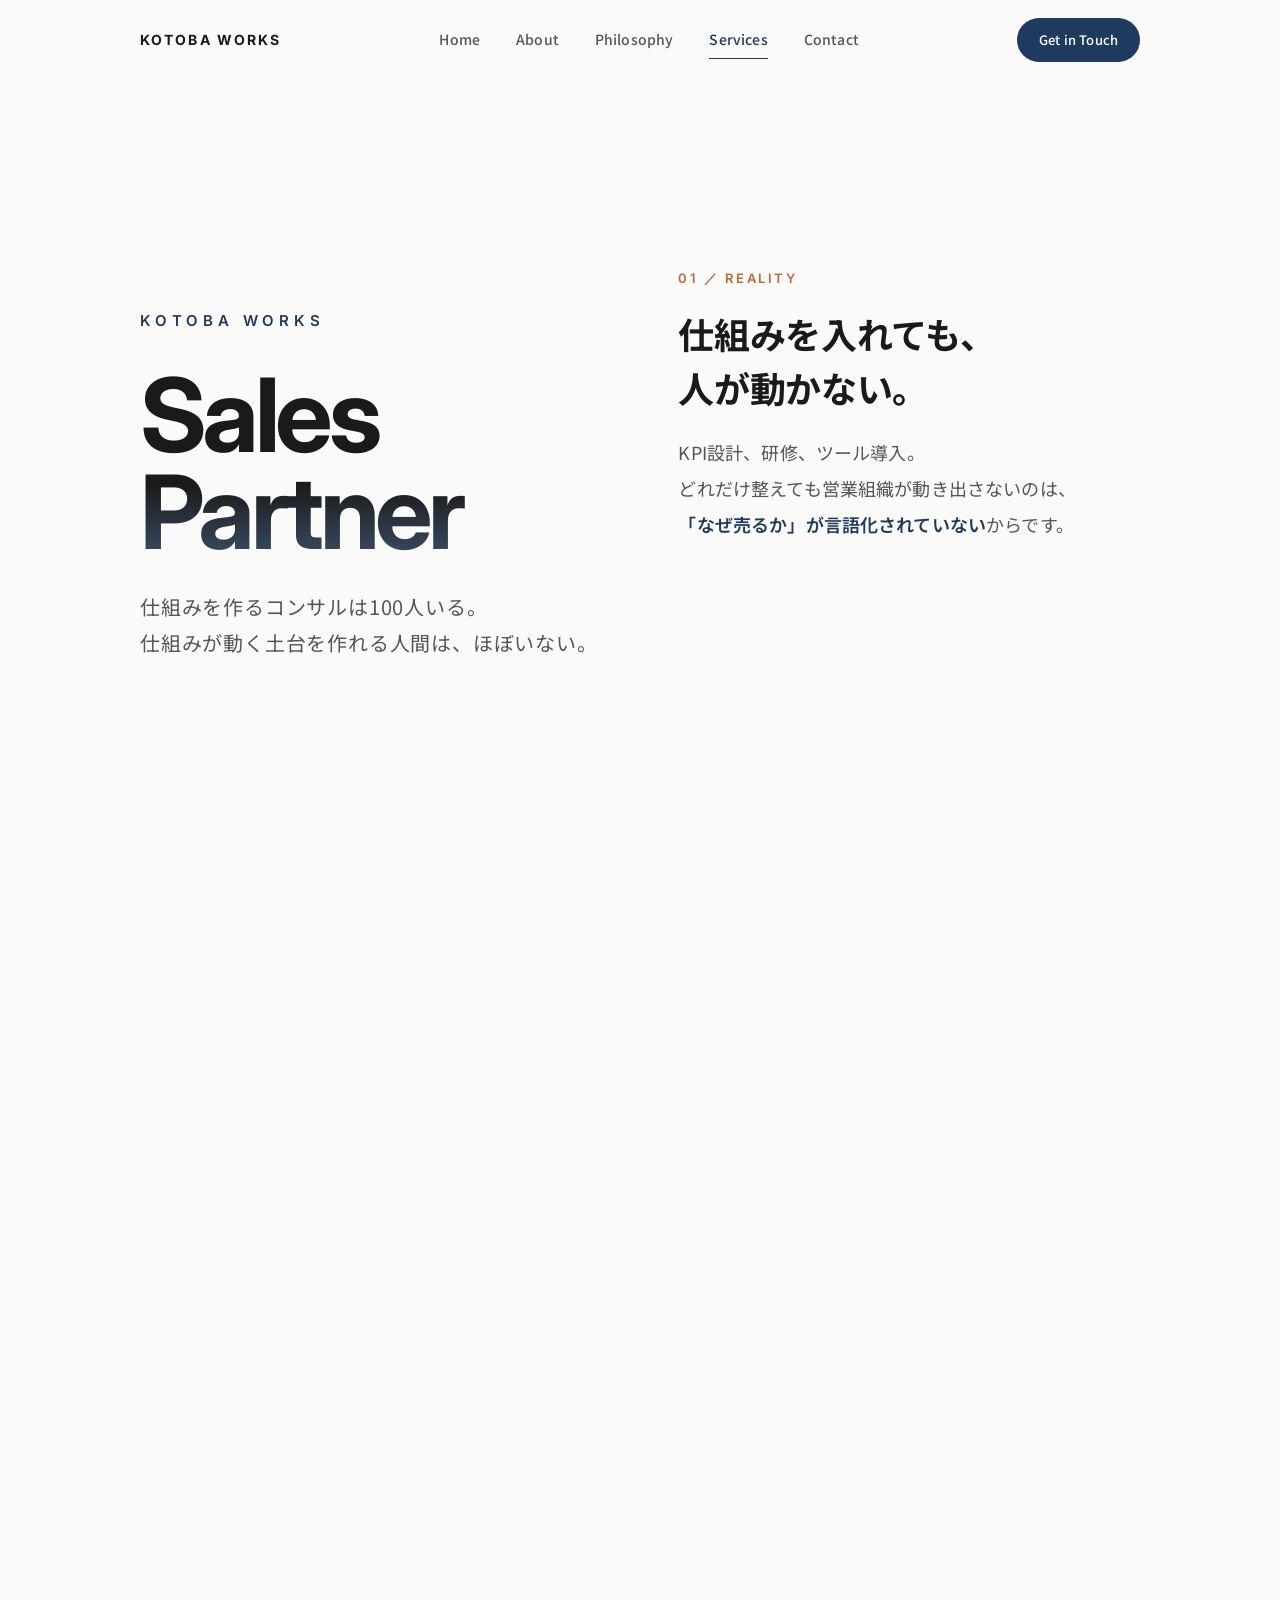
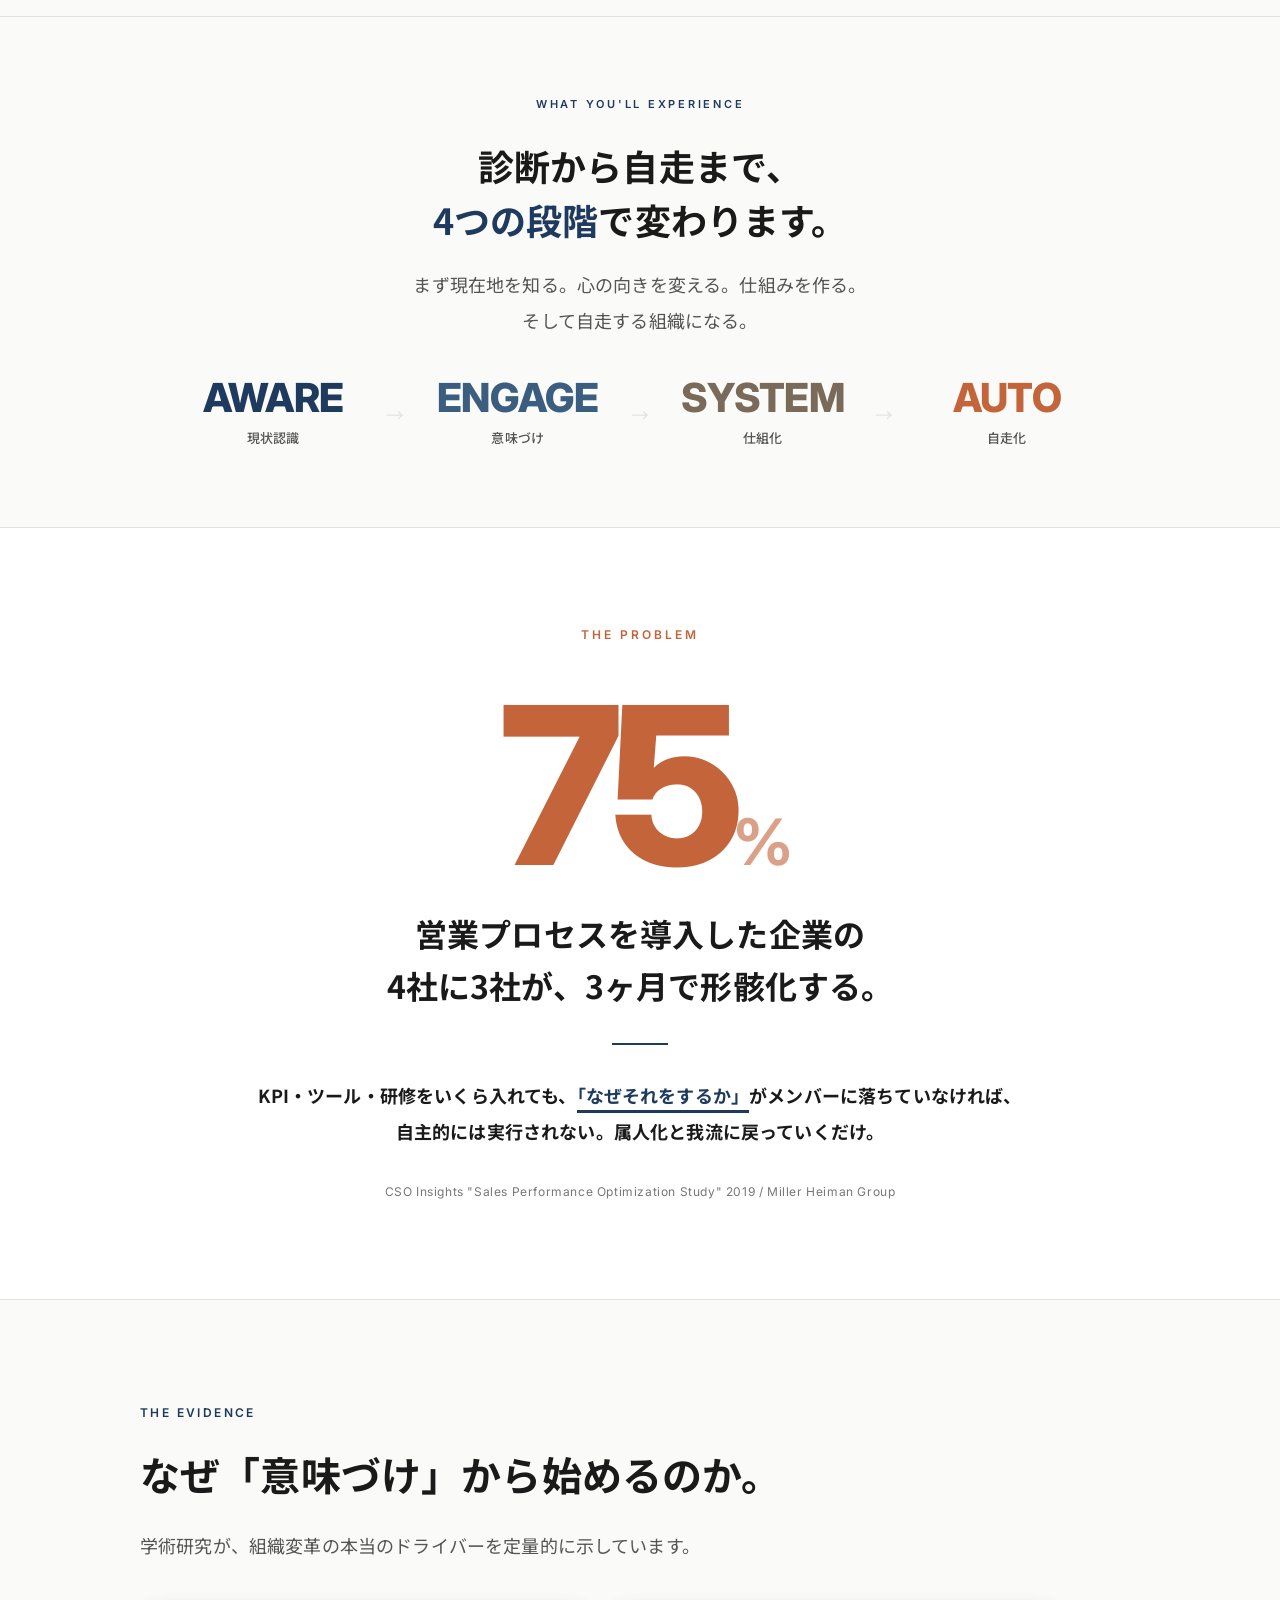
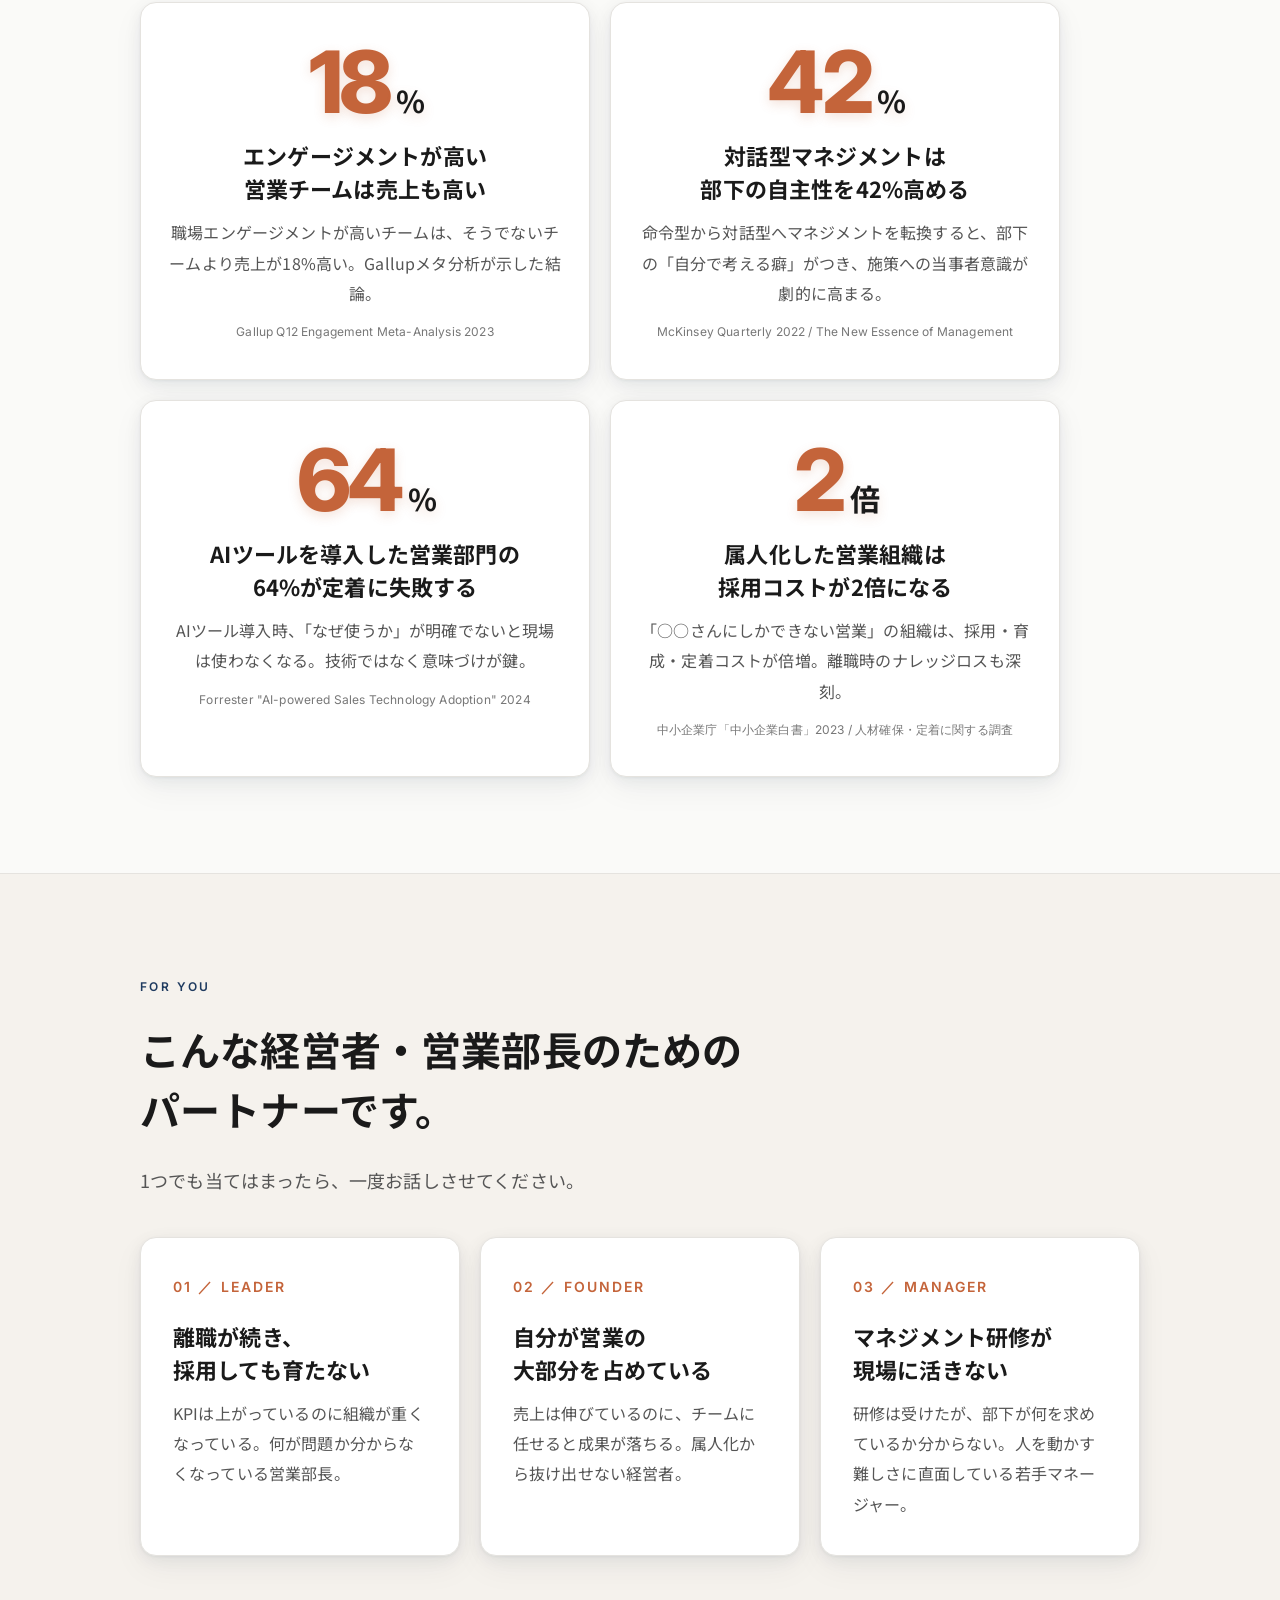
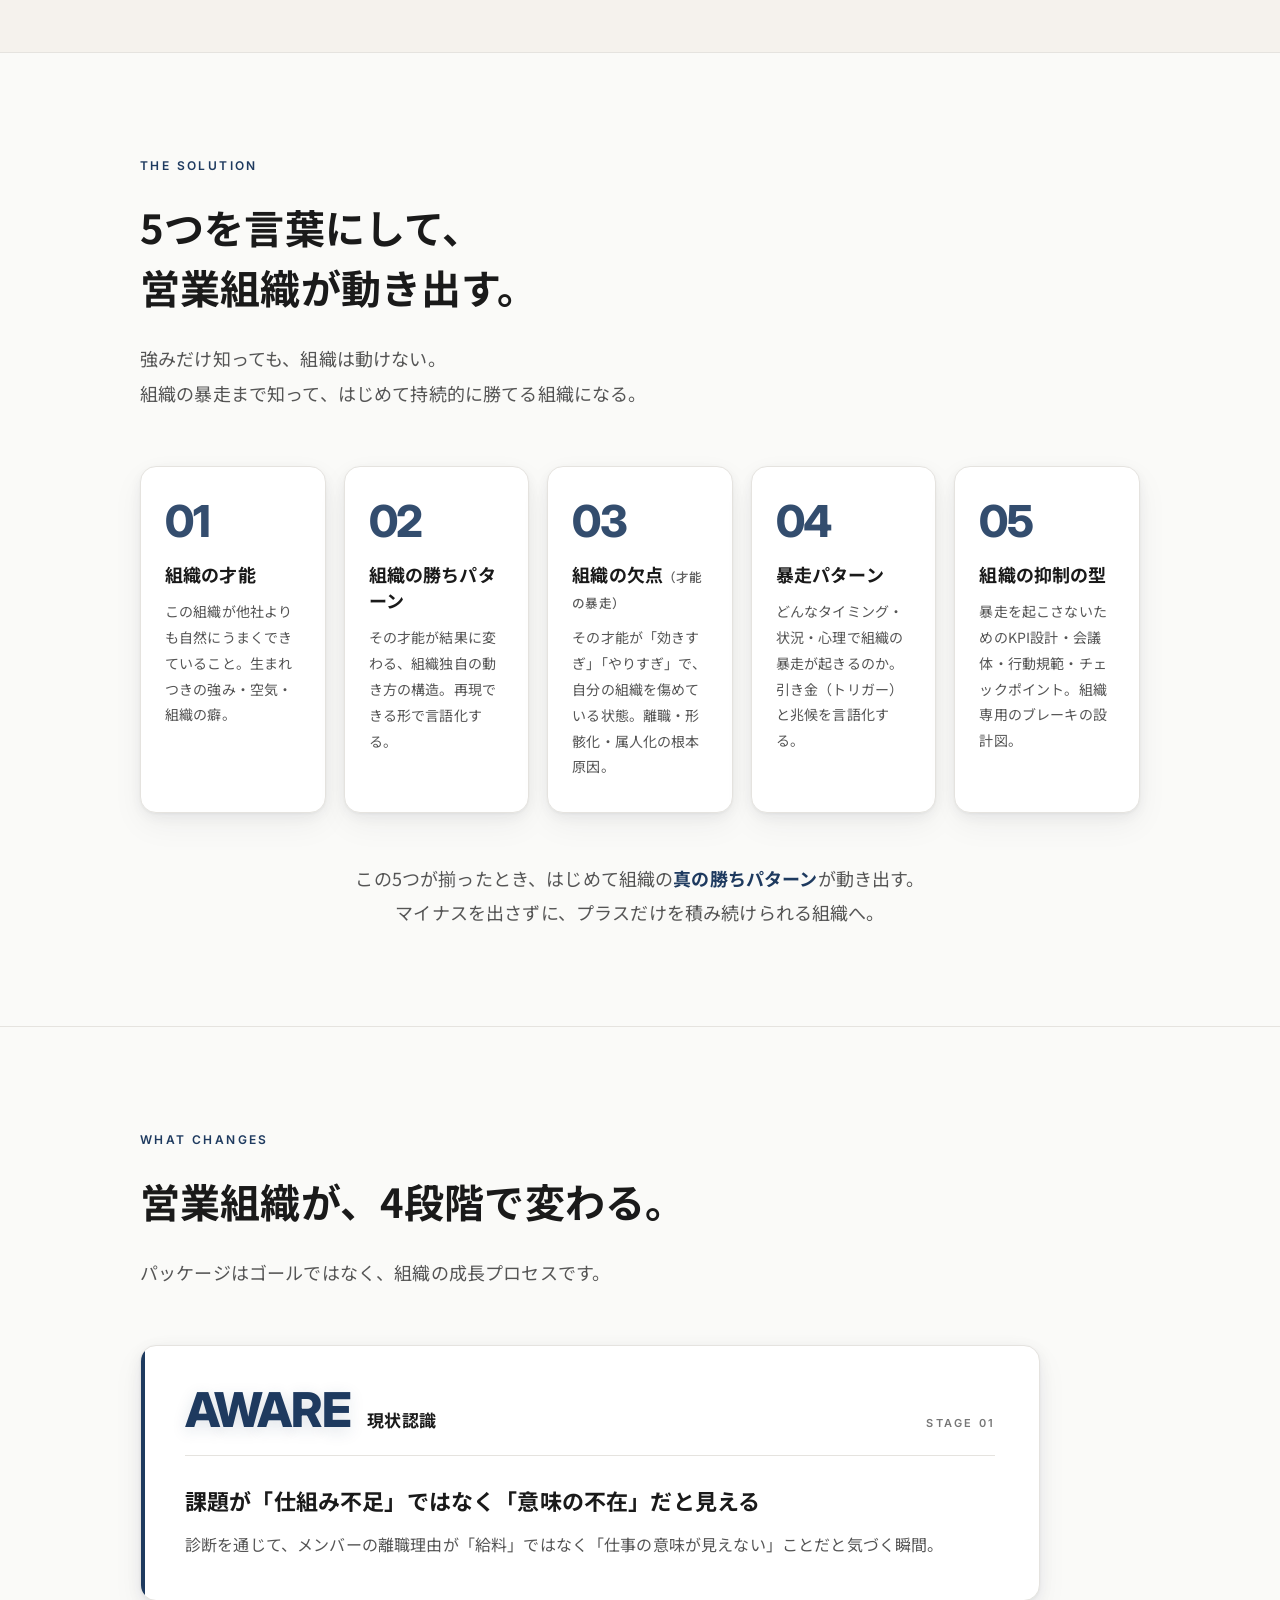
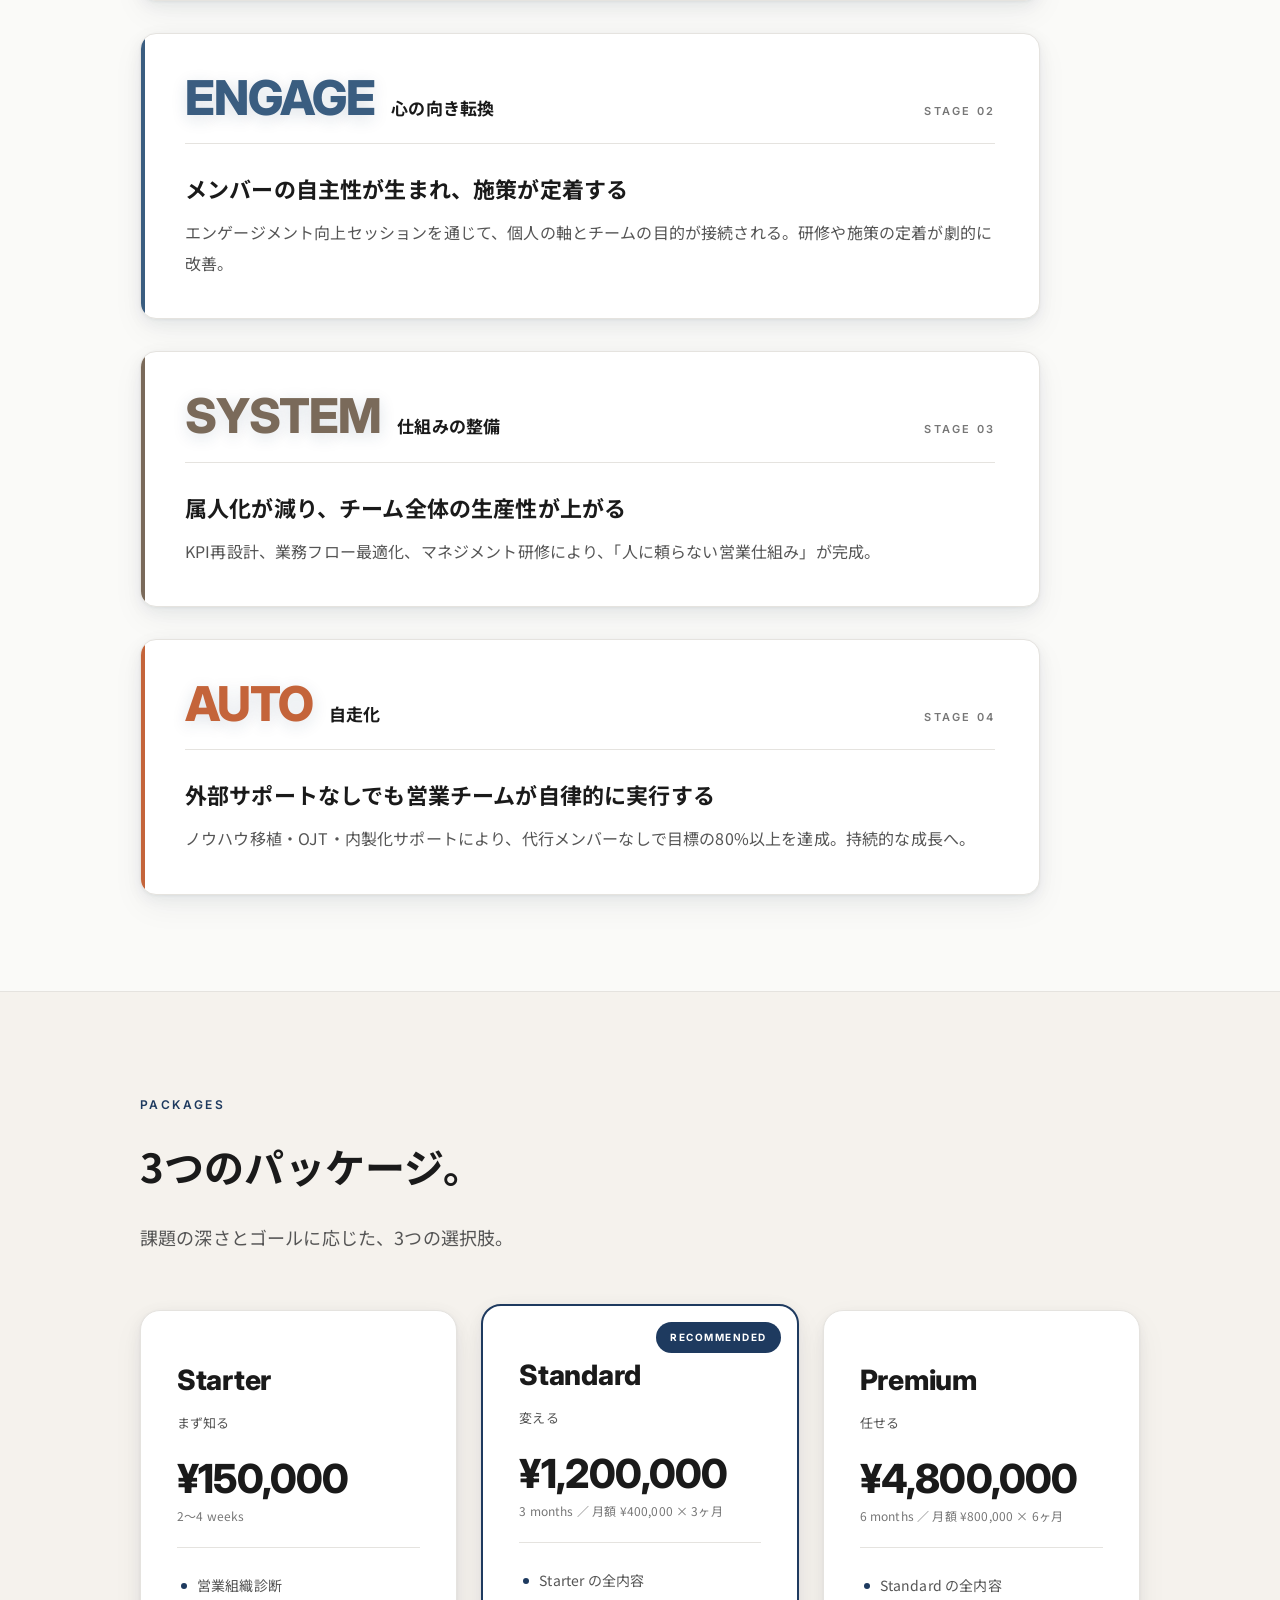
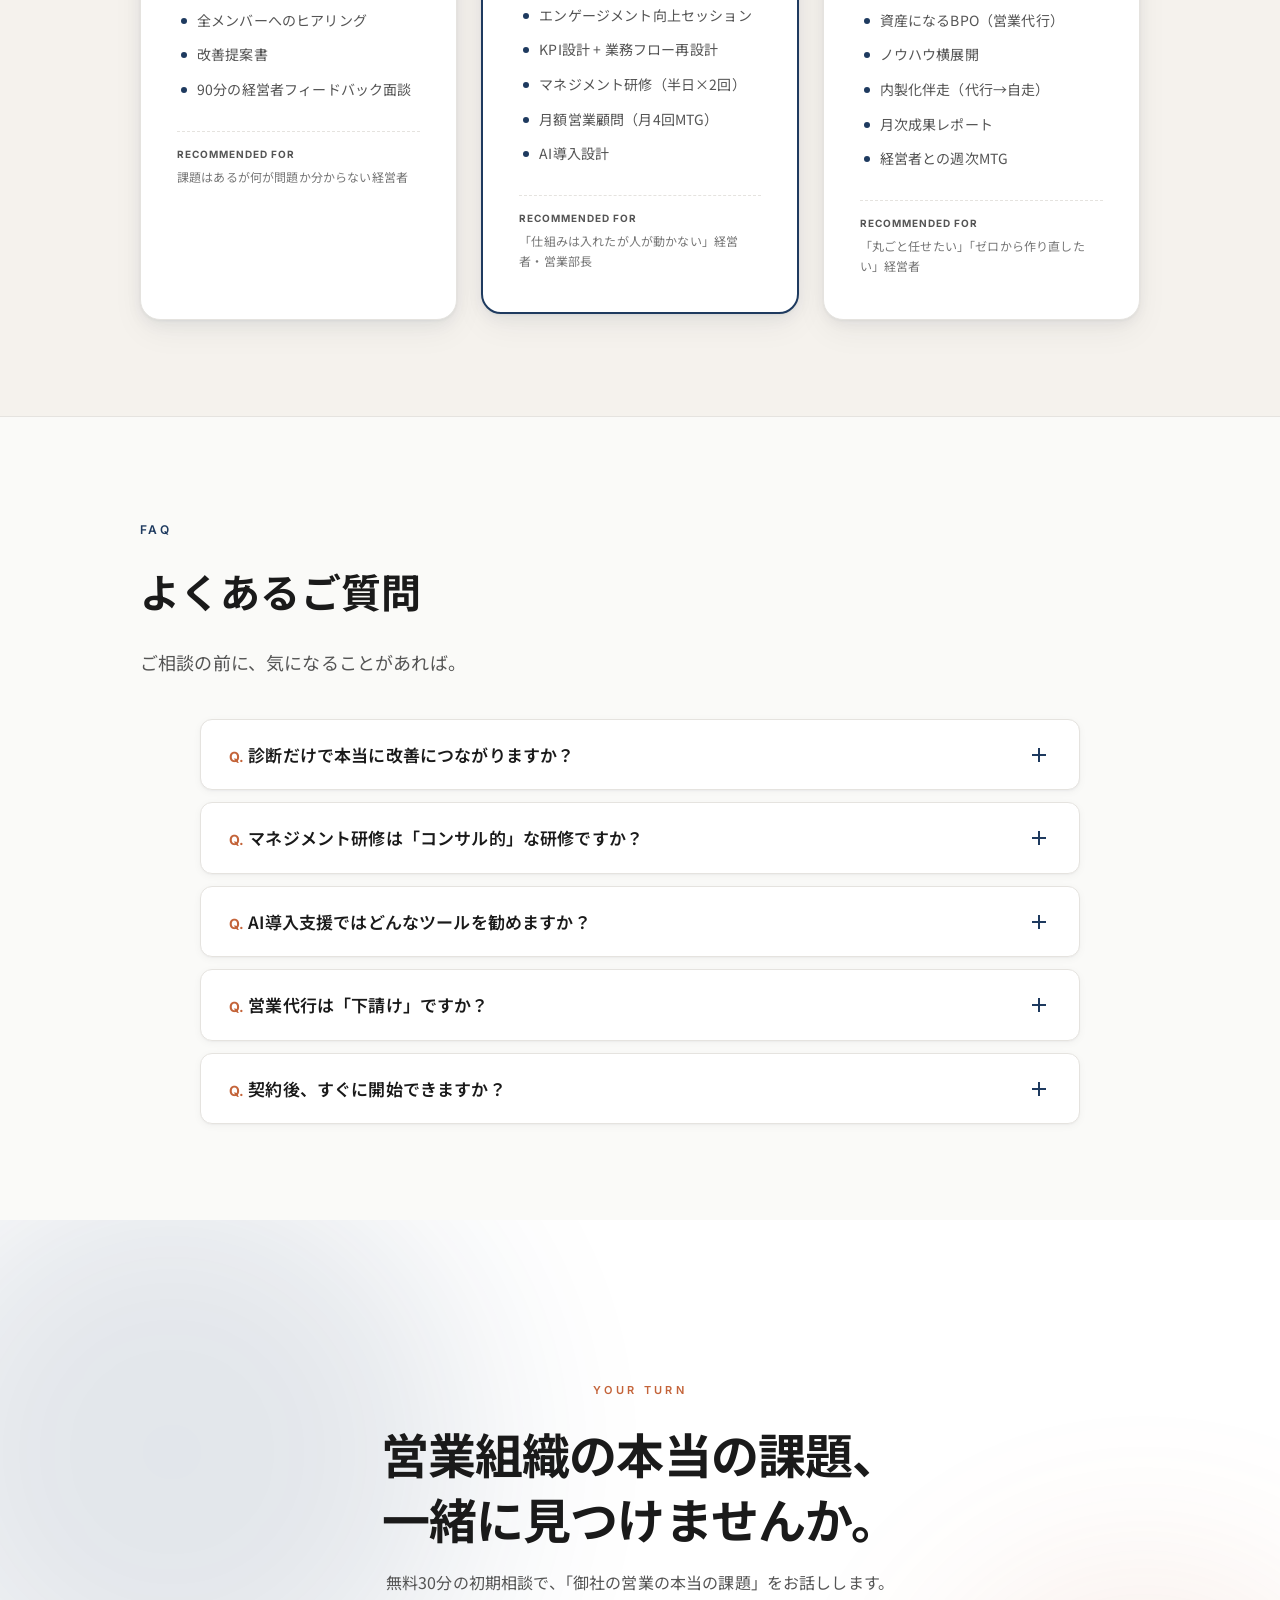
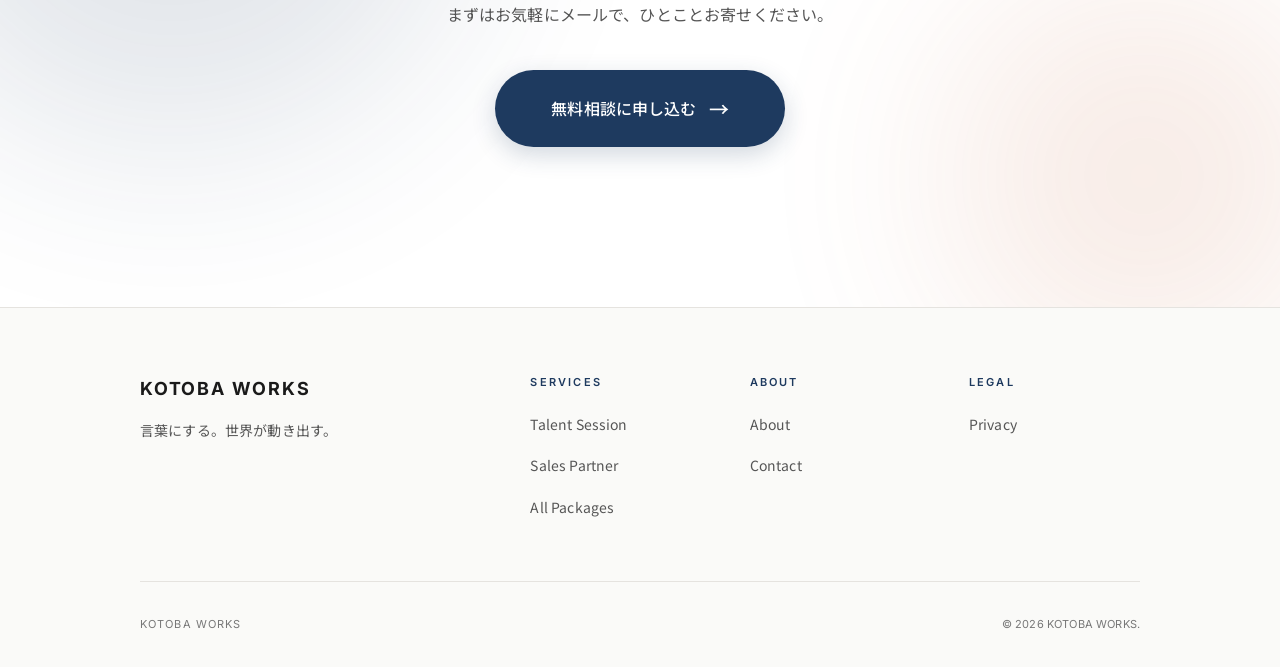
<file: sales_lp.html>
<!DOCTYPE html>
<html lang="ja">
<head>
<meta charset="UTF-8">
<meta name="viewport" content="width=device-width, initial-scale=1.0">
<title>Sales Partner ／ 営業組織の「なぜ売るか」を言語化する</title>
<meta name="description" content="営業組織の才能・勝ちパターン・組織の暴走・暴走パターン・抑制の型を言葉にする。マイナスを出さずにプラスを積む組織へ。診断・意味づけ・仕組み設計・AI導入・内製化まで一気通貫で伴走するパートナー。">
<meta name="keywords" content="営業組織 改革, Sales Partner, 組織コンサル, エンゲージメント, KPI設計, 営業研修, AI導入, 問いかけ型マネジメント">
<meta name="author" content="KOTOBA WORKS">

<!-- Favicon -->
<link rel="icon" type="image/svg+xml" href="assets/favicon.svg">

<!-- Canonical -->
<link rel="canonical" href="https://matsumoto-rentaro.com/sales_lp.html">

<!-- OG / Social -->
<meta property="og:type" content="website">
<meta property="og:url" content="https://matsumoto-rentaro.com/sales_lp.html">
<meta property="og:title" content="Sales Partner ／ 営業組織を文化から変える">
<meta property="og:description" content="仕組みを作るコンサルは100人いる。仕組みが動く土台を作れる人間は、ほぼいない。">
<meta property="og:image" content="https://matsumoto-rentaro.com/assets/og-image.png">
<meta property="og:locale" content="ja_JP">
<meta property="og:site_name" content="KOTOBA WORKS">

<!-- Twitter -->
<meta name="twitter:card" content="summary_large_image">
<meta name="twitter:title" content="Sales Partner ／ 営業組織を文化から変える">
<meta name="twitter:description" content="診断・意味づけ・仕組み設計・AI導入まで一気通貫。">
<meta name="twitter:image" content="https://matsumoto-rentaro.com/assets/og-image.png">

<!-- Fonts -->
<link rel="preconnect" href="https://fonts.googleapis.com">
<link rel="preconnect" href="https://fonts.gstatic.com" crossorigin>
<link href="https://fonts.googleapis.com/css2?family=Inter:wght@300;400;500;600;700;800;900&family=Noto+Sans+JP:wght@300;400;500;700&display=swap" rel="stylesheet">
<link rel="stylesheet" href="assets/shared.css">

<!-- Structured Data: Service -->
<script type="application/ld+json">
{
  "@context": "https://schema.org",
  "@type": "Service",
  "name": "Sales Partner",
  "serviceType": "営業組織改革コンサルティング",
  "provider": {
    "@type": "Person",
    "name": "KOTOBA WORKS"
  },
  "url": "https://matsumoto-rentaro.com/sales_lp.html",
  "description": "営業組織の才能・勝ちパターン・組織の暴走・暴走パターン・抑制の型を言葉にし、組織の真の勝ちパターンを動かす。診断から実行・内製化まで一気通貫で伴走するパートナーサービス。",
  "areaServed": "JP",
  "audience": {
    "@type": "BusinessAudience",
    "audienceType": "営業組織を持つ企業の経営者・管理者"
  },
  "hasOfferCatalog": {
    "@type": "OfferCatalog",
    "name": "Sales Partner Packages",
    "itemListElement": [
      {
        "@type": "Offer",
        "name": "Starter ／ 営業組織診断",
        "price": "150000",
        "priceCurrency": "JPY"
      },
      {
        "@type": "Offer",
        "name": "Standard ／ 組織改革実行",
        "price": "1200000",
        "priceCurrency": "JPY"
      },
      {
        "@type": "Offer",
        "name": "Premium ／ 営業代行+内製化",
        "price": "4800000",
        "priceCurrency": "JPY"
      }
    ]
  }
}
</script>
<style>
/* ============================================
   Sales LP — Based on Talent Session LP
   ============================================ */

/* HERO (Apple-style Pinned Scroll) */
.hero {
  position: relative;
  background: var(--bg);
  border-top: none !important;
  overflow: visible;
  padding: 0;
  padding-top: 68px;
}
.hero-grid {
  display: grid;
  grid-template-columns: 1fr 1fr;
  gap: clamp(40px, 6vw, 80px);
  max-width: var(--max);
  margin: 0 auto;
  padding: 0 clamp(20px, 5vw, 60px);
  align-items: start;
}
.hero-left {
  position: sticky;
  top: 68px;
  height: calc(100vh - 68px);
  display: flex;
  flex-direction: column;
  justify-content: center;
}
.hero-name {
  font-family: var(--en);
  font-size: clamp(13px, 1.4vw, 15px);
  font-weight: 600;
  letter-spacing: 0.32em;
  color: var(--navy);
  margin-bottom: 32px;
  opacity: 0;
  animation: heroFade 1s 0.1s cubic-bezier(0.16, 1, 0.3, 1) forwards;
}
.hero-title {
  font-family: var(--en);
  font-size: clamp(56px, 8vw, 110px);
  font-weight: 700;
  letter-spacing: -0.045em;
  line-height: 0.95;
  margin-bottom: 28px;
  background: linear-gradient(180deg, var(--text) 0%, var(--text) 60%, #3a4d65 100%);
  -webkit-background-clip: text;
  background-clip: text;
  -webkit-text-fill-color: transparent;
  color: transparent;
  opacity: 0;
  animation: heroFade 1.2s 0.25s cubic-bezier(0.16, 1, 0.3, 1) forwards;
}
.hero-sub {
  display: block;
  font-size: clamp(16px, 1.7vw, 20px);
  font-weight: 400;
  letter-spacing: 0.04em;
  color: var(--text-sub);
  line-height: 1.8;
  opacity: 0;
  animation: heroFade 1s 0.45s cubic-bezier(0.16, 1, 0.3, 1) forwards;
}
@keyframes heroFade {
  to { opacity: 1; transform: translateY(0); }
}

.hero-right {
  display: flex;
  flex-direction: column;
  gap: 18vh;
  padding: 22vh 0;
}
.hero-story {
  opacity: 0;
  transform: translateY(40px);
  transition: opacity 0.9s cubic-bezier(0.16, 1, 0.3, 1),
              transform 0.9s cubic-bezier(0.16, 1, 0.3, 1);
}
.hero-story.visible {
  opacity: 1;
  transform: translateY(0);
}
.hero-story-num {
  font-family: var(--en);
  font-size: 13px;
  font-weight: 600;
  letter-spacing: 0.2em;
  color: var(--terra);
  margin-bottom: 16px;
}
.hero-story-title {
  font-size: clamp(26px, 3vw, 36px);
  font-weight: 700;
  color: var(--text);
  line-height: 1.5;
  margin-bottom: 20px;
  letter-spacing: -0.01em;
}
.hero-story-text {
  font-size: clamp(15px, 1.5vw, 18px);
  color: var(--text-sub);
  line-height: 2;
  max-width: 520px;
}
.hero-story-text strong {
  font-weight: 600;
  color: var(--navy);
}
@media (max-width: 900px) {
  .hero-grid { grid-template-columns: 1fr; gap: 0; }
  .hero-left { position: relative; top: auto; height: auto; min-height: 70vh; padding-top: 40px; }
  .hero-right { gap: 60px; padding: 60px 0 100px; }
}

/* INTRO - 4段階予告 */
.intro-section {
  background: var(--bg);
  padding: clamp(48px, 6vw, 80px) 0;
}
.intro-inner {
  max-width: 960px;
  margin: 0 auto;
  text-align: center;
}
.intro-eyebrow {
  font-family: var(--en);
  font-size: 11px;
  font-weight: 600;
  letter-spacing: 0.25em;
  color: var(--navy);
  margin-bottom: 24px;
}
.intro-heading {
  font-size: clamp(24px, 3.4vw, 36px);
  font-weight: 700;
  line-height: 1.5;
  margin-bottom: 20px;
}
.intro-heading em {
  font-style: normal;
  color: var(--navy);
}
.intro-sub {
  font-size: 18px;
  color: var(--text-sub);
  line-height: 2;
  margin: 0 auto 40px;
  max-width: 720px;
}
.intro-flow {
  display: flex;
  align-items: center;
  justify-content: center;
  flex-wrap: wrap;
  margin-top: 16px;
}
.intro-step {
  flex: 1;
  min-width: 140px;
  padding: 0 12px;
}
.intro-step-en {
  font-family: var(--en);
  font-size: clamp(28px, 4vw, 40px);
  font-weight: 800;
  letter-spacing: -0.02em;
  line-height: 1;
  margin-bottom: 8px;
  color: var(--navy);
}
.intro-step:nth-child(3) .intro-step-en { color: #3a5d80; }
.intro-step:nth-child(5) .intro-step-en { color: #7a6a5a; }
.intro-step:nth-child(7) .intro-step-en { color: var(--terra); }
.intro-step-jp {
  font-size: 13px;
  font-weight: 500;
  color: var(--text-sub);
}
.intro-arrow {
  font-size: 18px;
  color: var(--border);
}
@media (max-width: 768px) {
  .intro-flow { flex-direction: column; gap: 16px; }
  .intro-arrow { transform: rotate(90deg); }
}

/* PROBLEM */
.problem-section {
  background: var(--bg-card);
}
.problem-inner {
  max-width: 960px;
  margin: 0 auto;
  text-align: center;
}
.problem-eyebrow {
  font-family: var(--en);
  font-size: 12px;
  font-weight: 600;
  letter-spacing: 0.25em;
  text-transform: uppercase;
  color: var(--terra);
  margin-bottom: 40px;
}
.problem-stat {
  font-family: var(--en);
  font-size: clamp(120px, 18vw, 220px);
  font-weight: 800;
  color: var(--terra);
  line-height: 0.9;
  letter-spacing: -0.05em;
  margin-bottom: 24px;
  display: inline-block;
}
.problem-stat-unit {
  font-size: clamp(40px, 6vw, 64px);
  font-weight: 700;
  opacity: 0.6;
}
.problem-title {
  font-size: clamp(22px, 3vw, 32px);
  font-weight: 700;
  line-height: 1.6;
  margin-bottom: 32px;
}
.problem-line {
  width: 56px;
  height: 2px;
  background: var(--navy);
  margin: 32px auto;
}
.problem-body {
  font-size: 18px;
  font-weight: 700;
  line-height: 2;
  max-width: 900px;
  margin: 0 auto 24px;
}
.problem-body em {
  font-style: normal;
  color: var(--navy);
  border-bottom: 3px solid var(--navy);
  padding-bottom: 2px;
}
.problem-source {
  font-family: var(--en);
  font-size: 12px;
  color: var(--text-light);
  margin-top: 32px;
  letter-spacing: 0.05em;
}

/* EVIDENCE */
.why-section {
  background: var(--bg);
}
.why-grid {
  display: grid;
  grid-template-columns: repeat(2, 1fr);
  gap: 20px;
  margin-top: 40px;
  max-width: 920px;
}
.why-card {
  background: var(--bg-card);
  border: 1px solid var(--border);
  border-radius: var(--radius);
  padding: 36px 28px;
  text-align: center;
  position: relative;
  overflow: hidden;
  box-shadow: var(--shadow-md);
  transition: transform 0.5s cubic-bezier(0.16, 1, 0.3, 1),
              box-shadow 0.5s cubic-bezier(0.16, 1, 0.3, 1);
}
.why-card::before {
  content: '';
  position: absolute;
  top: 0;
  left: 0;
  width: 100%;
  height: 3px;
  background: linear-gradient(90deg, var(--navy), var(--terra));
  transform: scaleX(0);
  transform-origin: left;
  transition: transform 0.6s cubic-bezier(0.16, 1, 0.3, 1);
}
.why-card:hover { transform: translateY(-10px); box-shadow: var(--shadow-xl); }
.why-card:hover::before { transform: scaleX(1); }
.why-stat {
  font-family: var(--en);
  font-size: clamp(56px, 7.2vw, 86px);
  font-weight: 800;
  color: var(--terra);
  line-height: 1;
  margin-bottom: 14px;
  letter-spacing: -0.04em;
  text-shadow: 0 4px 12px rgba(196, 100, 58, 0.18);
}
.why-stat .unit {
  font-family: var(--jp);
  font-size: 0.35em;
  font-weight: 700;
  color: var(--text);
  margin-left: 6px;
}
.why-title {
  font-size: 22px;
  font-weight: 700;
  color: var(--text);
  margin-bottom: 12px;
  line-height: 1.5;
}
.why-desc {
  font-size: 16px;
  color: var(--text-sub);
  line-height: 1.9;
}
.why-source {
  font-family: var(--en);
  font-size: 12px;
  color: var(--text-light);
  margin-top: 14px;
  line-height: 1.7;
}
@media (max-width: 768px) {
  .why-grid { grid-template-columns: 1fr; }
}

/* FOR YOU */
.foryou-section { background: var(--bg-warm); }
.foryou-grid {
  display: grid;
  grid-template-columns: repeat(3, 1fr);
  gap: 20px;
  margin-top: 40px;
}
.foryou-card {
  background: var(--bg-card);
  border: 1px solid var(--border);
  border-radius: var(--radius);
  padding: 36px 32px;
  position: relative;
  overflow: hidden;
  box-shadow: var(--shadow-md);
  transition: transform 0.5s cubic-bezier(0.16, 1, 0.3, 1),
              box-shadow 0.5s cubic-bezier(0.16, 1, 0.3, 1);
}
.foryou-card::before {
  content: '';
  position: absolute;
  top: 0; left: 0;
  width: 100%;
  height: 3px;
  background: linear-gradient(90deg, var(--navy), var(--terra));
  transform: scaleX(0);
  transform-origin: left;
  transition: transform 0.6s cubic-bezier(0.16, 1, 0.3, 1);
}
.foryou-card:hover { transform: translateY(-8px); box-shadow: var(--shadow-xl); }
.foryou-card:hover::before { transform: scaleX(1); }
.foryou-icon {
  font-family: var(--en);
  font-size: 14px;
  font-weight: 600;
  letter-spacing: 0.15em;
  color: var(--terra);
  margin-bottom: 20px;
}
.foryou-title {
  font-size: 22px;
  font-weight: 700;
  color: var(--text);
  margin-bottom: 12px;
  line-height: 1.5;
}
.foryou-desc {
  font-size: 16px;
  color: var(--text-sub);
  line-height: 1.9;
}
@media (max-width: 768px) {
  .foryou-grid { grid-template-columns: 1fr; }
}

/* SOLUTION */
.approach-list {
  display: grid;
  grid-template-columns: repeat(5, 1fr);
  gap: 18px;
  margin-top: 56px;
}
@media (max-width: 1100px) {
  .approach-list { grid-template-columns: repeat(3, 1fr) !important; gap: 24px !important; }
}
@media (max-width: 720px) {
  .approach-list { grid-template-columns: repeat(2, 1fr) !important; gap: 18px !important; }
}
.approach-item {
  background: var(--bg-card);
  border: 1px solid var(--border);
  border-radius: var(--radius);
  padding: 32px 24px;
  position: relative;
  overflow: hidden;
  box-shadow: var(--shadow-md);
  transition: transform 0.5s cubic-bezier(0.16, 1, 0.3, 1),
              box-shadow 0.5s cubic-bezier(0.16, 1, 0.3, 1);
}
.approach-item::before {
  content: '';
  position: absolute;
  top: 0; left: 0;
  width: 100%;
  height: 3px;
  background: linear-gradient(90deg, var(--navy), var(--terra));
  transform: scaleX(0);
  transform-origin: left;
  transition: transform 0.6s cubic-bezier(0.16, 1, 0.3, 1);
}
.approach-item:hover { transform: translateY(-10px); box-shadow: var(--shadow-xl); }
.approach-item:hover::before { transform: scaleX(1); }
.approach-num {
  font-family: var(--en);
  font-size: 44px;
  font-weight: 800;
  color: var(--navy);
  line-height: 1;
  letter-spacing: -0.03em;
  margin-bottom: 18px;
  display: block;
  opacity: 0.9;
}
.approach-title {
  font-size: 18px;
  font-weight: 700;
  margin-bottom: 12px;
  line-height: 1.45;
}
.approach-desc {
  font-size: 14px;
  color: var(--text-sub);
  line-height: 1.85;
}

/* WHAT CHANGES — Phase */
.outcome-section { background: var(--bg); }
.outcome-phases {
  display: flex;
  flex-direction: column;
  gap: 32px;
  margin-top: 56px;
  max-width: 900px;
}
.phase {
  background: var(--bg-card);
  border: 1px solid var(--border);
  border-radius: var(--radius);
  padding: 40px 44px;
  position: relative;
  overflow: hidden;
  box-shadow: var(--shadow-md);
  transition: transform 0.5s cubic-bezier(0.16, 1, 0.3, 1),
              box-shadow 0.5s cubic-bezier(0.16, 1, 0.3, 1);
}
.phase::before {
  content: '';
  position: absolute;
  left: 0;
  top: 0;
  bottom: 0;
  width: 4px;
  background: var(--navy);
}
.phase:nth-child(2)::before { background: #3a5d80; }
.phase:nth-child(3)::before { background: #7a6a5a; }
.phase:nth-child(4)::before { background: var(--terra); }
.phase::after {
  content: '';
  position: absolute;
  top: 0;
  left: 0;
  width: 100%;
  height: 3px;
  background: linear-gradient(90deg, var(--navy), var(--terra));
  transform: scaleX(0);
  transform-origin: left;
  transition: transform 0.6s cubic-bezier(0.16, 1, 0.3, 1);
  z-index: 2;
}
.phase:hover { transform: translateY(-8px); box-shadow: var(--shadow-xl); }
.phase:hover::after { transform: scaleX(1); }
.phase-head {
  display: flex;
  align-items: baseline;
  gap: 16px;
  margin-bottom: 28px;
  padding-bottom: 20px;
  border-bottom: 1px solid var(--border);
}
.phase-en {
  font-family: var(--en);
  font-size: 48px;
  font-weight: 800;
  color: var(--navy);
  letter-spacing: -0.02em;
  line-height: 1;
  text-shadow: 0 4px 16px rgba(30, 58, 95, 0.15);
}
.phase:nth-child(2) .phase-en { color: #3a5d80; }
.phase:nth-child(3) .phase-en { color: #7a6a5a; }
.phase:nth-child(4) .phase-en { color: var(--terra); }
.phase-jp {
  font-size: 17px;
  font-weight: 700;
  color: var(--text);
}
.phase-num {
  font-family: var(--en);
  font-size: 11px;
  font-weight: 600;
  letter-spacing: 0.2em;
  color: var(--text-light);
  margin-left: auto;
}
.phase-item-title {
  font-size: 22px;
  font-weight: 700;
  margin-bottom: 12px;
  line-height: 1.5;
}
.phase-item-desc {
  font-size: 16px;
  color: var(--text-sub);
  line-height: 1.9;
}

/* PACKAGES */
.pkg-section { background: var(--bg-warm); }
.pkg-grid {
  display: grid;
  grid-template-columns: repeat(3, 1fr);
  gap: 24px;
  margin-top: 56px;
  max-width: 1080px;
}
.pkg-card {
  background: var(--bg-card);
  border: 1px solid var(--border);
  border-radius: 20px;
  padding: 44px 36px 40px;
  position: relative;
  overflow: hidden;
  box-shadow: var(--shadow-md);
  transition: transform 0.6s cubic-bezier(0.16, 1, 0.3, 1),
              box-shadow 0.6s cubic-bezier(0.16, 1, 0.3, 1);
}
.pkg-card::before {
  content: '';
  position: absolute;
  top: 0;
  left: 0;
  width: 100%;
  height: 3px;
  background: linear-gradient(90deg, var(--navy), var(--terra));
  transform: scaleX(0);
  transform-origin: left;
  transition: transform 0.6s cubic-bezier(0.16, 1, 0.3, 1);
}
.pkg-card:hover { transform: translateY(-10px); box-shadow: var(--shadow-xl); }
.pkg-card:hover::before { transform: scaleX(1); }
.pkg-card.featured {
  border: 2px solid var(--navy);
  transform: translateY(-6px);
}
.pkg-card.featured::after {
  content: 'RECOMMENDED';
  position: absolute;
  top: 16px;
  right: 16px;
  font-family: var(--en);
  font-size: 10px;
  font-weight: 700;
  letter-spacing: 0.15em;
  color: #fff;
  background: var(--navy);
  padding: 6px 14px;
  border-radius: 999px;
}
.pkg-name {
  font-family: var(--en);
  font-size: 28px;
  font-weight: 800;
  margin-bottom: 4px;
  letter-spacing: -0.01em;
}
.pkg-tag {
  font-size: 13px;
  color: var(--text-sub);
  margin-bottom: 24px;
}
.pkg-price {
  font-family: var(--en);
  font-size: 40px;
  font-weight: 800;
  color: var(--text);
  letter-spacing: -0.02em;
  line-height: 1;
  margin-bottom: 6px;
}
.pkg-duration {
  font-size: 12px;
  color: var(--text-light);
  margin-bottom: 24px;
  padding-bottom: 20px;
  border-bottom: 1px solid var(--border);
}
.pkg-list {
  list-style: none;
  padding: 0;
  margin: 0 0 28px 0;
}
.pkg-list li {
  font-size: 14px;
  color: var(--text-sub);
  line-height: 1.9;
  padding-left: 20px;
  position: relative;
  margin-bottom: 8px;
}
.pkg-list li::before {
  content: '';
  position: absolute;
  left: 4px;
  top: 11px;
  width: 6px;
  height: 6px;
  border-radius: 50%;
  background: var(--navy);
}
.pkg-for {
  font-size: 12px;
  color: var(--text-light);
  padding: 14px 0 0;
  border-top: 1px dashed var(--border);
  line-height: 1.7;
}
.pkg-for strong {
  display: block;
  font-family: var(--en);
  font-weight: 700;
  letter-spacing: 0.1em;
  color: var(--text-sub);
  margin-bottom: 4px;
  font-size: 10px;
}
@media (max-width: 900px) {
  .pkg-grid { grid-template-columns: 1fr; }
  .pkg-card.featured { transform: none; }
}

/* FAQ */
.faq-section { background: var(--bg); }
.faq-list {
  max-width: 880px;
  margin: 40px auto 0;
  display: flex;
  flex-direction: column;
  gap: 12px;
}
.faq-item {
  background: var(--bg-card);
  border: 1px solid var(--border);
  border-radius: 12px;
  box-shadow: var(--shadow-sm);
  overflow: hidden;
  transition: box-shadow 0.4s, border-color 0.4s;
}
.faq-item[open] { box-shadow: var(--shadow-md); border-color: rgba(30,58,95,0.15); }
.faq-item summary {
  list-style: none;
  cursor: pointer;
  padding: 22px 28px;
  display: flex;
  align-items: center;
  justify-content: space-between;
  gap: 20px;
  font-size: 17px;
  font-weight: 600;
  line-height: 1.5;
  transition: background 0.3s;
}
.faq-item summary::-webkit-details-marker { display: none; }
.faq-item summary:hover { background: var(--bg); }
.faq-q-mark {
  font-family: var(--en);
  font-size: 14px;
  font-weight: 700;
  color: var(--terra);
  margin-right: 4px;
}
.faq-icon {
  width: 24px;
  height: 24px;
  flex-shrink: 0;
  position: relative;
  transition: transform 0.4s cubic-bezier(0.16, 1, 0.3, 1);
}
.faq-icon::before, .faq-icon::after {
  content: '';
  position: absolute;
  top: 50%;
  left: 50%;
  width: 14px;
  height: 2px;
  background: var(--navy);
  transform: translate(-50%, -50%);
  transition: transform 0.4s cubic-bezier(0.16, 1, 0.3, 1);
}
.faq-icon::after { transform: translate(-50%, -50%) rotate(90deg); }
.faq-item[open] .faq-icon::after { transform: translate(-50%, -50%) rotate(0deg); }
.faq-body {
  padding: 0 28px 24px 28px;
  font-size: 16px;
  color: var(--text-sub);
  line-height: 1.9;
}

/* CTA */
.cta-section {
  background: var(--bg-card);
  border-top: none !important;
  overflow: hidden;
  position: relative;
  padding: clamp(100px, 14vw, 160px) 0;
}
.cta-orb {
  position: absolute;
  border-radius: 50%;
  filter: blur(100px);
  pointer-events: none;
  opacity: 0.12;
}
.cta-orb-1 {
  width: 600px; height: 600px;
  background: var(--navy);
  top: -10%; left: -10%;
}
.cta-orb-2 {
  width: 400px; height: 400px;
  background: var(--terra);
  bottom: -10%; right: -5%;
}
.cta-inner {
  position: relative;
  z-index: 1;
  max-width: 720px;
  margin: 0 auto;
  text-align: center;
}
.cta-eyebrow {
  font-family: var(--en);
  font-size: 11px;
  font-weight: 600;
  letter-spacing: 0.3em;
  text-transform: uppercase;
  color: var(--terra);
  margin-bottom: 20px;
}
.cta-heading {
  font-size: clamp(32px, 4.5vw, 48px);
  font-weight: 700;
  line-height: 1.35;
  color: var(--text);
  margin-bottom: 16px;
  letter-spacing: -0.02em;
}
.cta-sub {
  font-size: 16px;
  color: var(--text-sub);
  line-height: 2;
  margin-bottom: 40px;
}
.cta-btn {
  display: inline-flex;
  align-items: center;
  gap: 12px;
  padding: 20px 56px;
  background: var(--navy);
  color: #fff;
  font-family: var(--jp);
  font-size: 16px;
  font-weight: 500;
  border-radius: 999px;
  text-decoration: none;
  transition: all 0.4s cubic-bezier(0.16, 1, 0.3, 1);
  box-shadow: 0 8px 24px rgba(30, 58, 95, 0.2);
}
.cta-btn:hover {
  background: #15304f;
  transform: translateY(-3px);
  box-shadow: 0 16px 40px rgba(30, 58, 95, 0.3);
}
.cta-btn-arrow { font-size: 20px; transition: transform 0.3s; }
.cta-btn:hover .cta-btn-arrow { transform: translateX(6px); }
</style>
</head>
<body>

<!-- HEADER -->
<header class="site-header">
  <div class="site-header-inner">
    <a href="index.html" class="site-logo">KOTOBA WORKS</a>
    <nav class="site-nav">
      <a href="index.html">Home</a>
      <a href="about.html">About</a>
      <a href="philosophy.html">Philosophy</a>
      <a href="services.html" class="active">Services</a>
      <a href="contact.html">Contact</a>
    </nav>
    <a href="contact.html" class="site-cta">Get in Touch</a>
    <button class="site-nav-toggle" aria-label="Menu">☰</button>
  </div>
</header>

<main style="padding-top:0;">

<!-- HERO (Pinned Scroll) -->
<section class="hero">
  <div class="hero-grid">
    <div class="hero-left">
      <p class="hero-name">KOTOBA WORKS</p>
      <h1 class="hero-title">Sales<br>Partner</h1>
      <span class="hero-sub">仕組みを作るコンサルは100人いる。<br>仕組みが動く土台を作れる人間は、ほぼいない。</span>
    </div>
    <div class="hero-right">
      <div class="hero-story">
        <div class="hero-story-num">01 ／ REALITY</div>
        <div class="hero-story-title">仕組みを入れても、<br>人が動かない。</div>
        <p class="hero-story-text">
          KPI設計、研修、ツール導入。<br>
          どれだけ整えても営業組織が動き出さないのは、<br>
          <strong>「なぜ売るか」が言語化されていない</strong>からです。
        </p>
      </div>
      <div class="hero-story">
        <div class="hero-story-num">02 ／ CORE</div>
        <div class="hero-story-title">本当の課題は<br>「人の心の向き」。</div>
        <p class="hero-story-text">
          完璧な仕組みも、<br>
          <strong>営業マンが「やる価値」を感じなければ</strong>、<br>
          属人化と我流に戻っていく。そこに本質があります。
        </p>
      </div>
      <div class="hero-story">
        <div class="hero-story-num">03 ／ PARTNER</div>
        <div class="hero-story-title">診断から実行まで、<br>伴走します。</div>
        <p class="hero-story-text">
          診断 → 意味づけセッション<br>
          → 仕組み設計 → AI導入 → 内製化。<br>
          <strong>一気通貫で営業組織を変える</strong>パートナーです。
        </p>
      </div>
    </div>
  </div>
</section>

<!-- INTRO - 4段階予告 -->
<section class="intro-section">
  <div class="container">
    <div class="intro-inner">
      <div class="intro-eyebrow fi">WHAT YOU'LL EXPERIENCE</div>
      <h2 class="intro-heading fi d1">
        診断から自走まで、<br>
        <em>4つの段階</em>で変わります。
      </h2>
      <p class="intro-sub fi d2">
        まず現在地を知る。心の向きを変える。仕組みを作る。<br>
        そして自走する組織になる。
      </p>
      <div class="intro-flow fi d3">
        <div class="intro-step">
          <div class="intro-step-en">AWARE</div>
          <div class="intro-step-jp">現状認識</div>
        </div>
        <div class="intro-arrow">&rarr;</div>
        <div class="intro-step">
          <div class="intro-step-en">ENGAGE</div>
          <div class="intro-step-jp">意味づけ</div>
        </div>
        <div class="intro-arrow">&rarr;</div>
        <div class="intro-step">
          <div class="intro-step-en">SYSTEM</div>
          <div class="intro-step-jp">仕組化</div>
        </div>
        <div class="intro-arrow">&rarr;</div>
        <div class="intro-step">
          <div class="intro-step-en">AUTO</div>
          <div class="intro-step-jp">自走化</div>
        </div>
      </div>
    </div>
  </div>
</section>

<!-- PROBLEM -->
<section class="problem-section">
  <div class="container">
    <div class="problem-inner">
      <div class="problem-eyebrow fi">THE PROBLEM</div>
      <div class="problem-stat fi d1">75<span class="problem-stat-unit">%</span></div>
      <div class="problem-title fi d2">営業プロセスを導入した企業の<br>4社に3社が、3ヶ月で形骸化する。</div>
      <div class="problem-line fi d3"></div>
      <div class="problem-body fi d3">
        KPI・ツール・研修をいくら入れても、<em>「なぜそれをするか」</em>がメンバーに落ちていなければ、<br>
        自主的には実行されない。属人化と我流に戻っていくだけ。
      </div>
      <div class="problem-source fi d4">CSO Insights "Sales Performance Optimization Study" 2019 / Miller Heiman Group</div>
    </div>
  </div>
</section>

<!-- EVIDENCE -->
<section class="why-section">
  <div class="container">
    <p class="label fi">THE EVIDENCE</p>
    <h2 class="heading fi d1">なぜ「意味づけ」から始めるのか。</h2>
    <p class="subtext fi d2">学術研究が、組織変革の本当のドライバーを定量的に示しています。</p>
    <div class="why-grid">
      <div class="why-card fi d1">
        <div class="why-stat">18<span class="unit">%</span></div>
        <div class="why-title">エンゲージメントが高い<br>営業チームは売上も高い</div>
        <div class="why-desc">職場エンゲージメントが高いチームは、そうでないチームより売上が18%高い。Gallupメタ分析が示した結論。</div>
        <div class="why-source">Gallup Q12 Engagement Meta-Analysis 2023</div>
      </div>
      <div class="why-card fi d2">
        <div class="why-stat">42<span class="unit">%</span></div>
        <div class="why-title">対話型マネジメントは<br>部下の自主性を42%高める</div>
        <div class="why-desc">命令型から対話型へマネジメントを転換すると、部下の「自分で考える癖」がつき、施策への当事者意識が劇的に高まる。</div>
        <div class="why-source">McKinsey Quarterly 2022 / The New Essence of Management</div>
      </div>
      <div class="why-card fi d3">
        <div class="why-stat">64<span class="unit">%</span></div>
        <div class="why-title">AIツールを導入した営業部門の<br>64%が定着に失敗する</div>
        <div class="why-desc">AIツール導入時、「なぜ使うか」が明確でないと現場は使わなくなる。技術ではなく意味づけが鍵。</div>
        <div class="why-source">Forrester "AI-powered Sales Technology Adoption" 2024</div>
      </div>
      <div class="why-card fi d4">
        <div class="why-stat">2<span class="unit">倍</span></div>
        <div class="why-title">属人化した営業組織は<br>採用コストが2倍になる</div>
        <div class="why-desc">「○○さんにしかできない営業」の組織は、採用・育成・定着コストが倍増。離職時のナレッジロスも深刻。</div>
        <div class="why-source">中小企業庁「中小企業白書」2023 / 人材確保・定着に関する調査</div>
      </div>
    </div>
  </div>
</section>

<!-- FOR YOU -->
<section class="foryou-section">
  <div class="container">
    <p class="label fi">FOR YOU</p>
    <h2 class="heading fi d1">こんな経営者・営業部長のための<br>パートナーです。</h2>
    <p class="subtext fi d2">1つでも当てはまったら、一度お話しさせてください。</p>
    <div class="foryou-grid">
      <div class="foryou-card fi d1">
        <div class="foryou-icon">01 ／ LEADER</div>
        <div class="foryou-title">離職が続き、<br>採用しても育たない</div>
        <div class="foryou-desc">KPIは上がっているのに組織が重くなっている。何が問題か分からなくなっている営業部長。</div>
      </div>
      <div class="foryou-card fi d2">
        <div class="foryou-icon">02 ／ FOUNDER</div>
        <div class="foryou-title">自分が営業の<br>大部分を占めている</div>
        <div class="foryou-desc">売上は伸びているのに、チームに任せると成果が落ちる。属人化から抜け出せない経営者。</div>
      </div>
      <div class="foryou-card fi d3">
        <div class="foryou-icon">03 ／ MANAGER</div>
        <div class="foryou-title">マネジメント研修が<br>現場に活きない</div>
        <div class="foryou-desc">研修は受けたが、部下が何を求めているか分からない。人を動かす難しさに直面している若手マネージャー。</div>
      </div>
    </div>
  </div>
</section>

<!-- SOLUTION -->
<section>
  <div class="container">
    <p class="label fi">THE SOLUTION</p>
    <h2 class="heading fi d1">5つを言葉にして、<br>営業組織が動き出す。</h2>
    <p class="subtext fi d2">強みだけ知っても、組織は動けない。<br>組織の暴走まで知って、はじめて持続的に勝てる組織になる。</p>
    <div class="approach-list">
      <div class="approach-item fi d1">
        <div class="approach-num">01</div>
        <div class="approach-title">組織の才能</div>
        <div class="approach-desc">この組織が他社よりも自然にうまくできていること。生まれつきの強み・空気・組織の癖。</div>
      </div>
      <div class="approach-item fi d2">
        <div class="approach-num">02</div>
        <div class="approach-title">組織の勝ちパターン</div>
        <div class="approach-desc">その才能が結果に変わる、組織独自の動き方の構造。再現できる形で言語化する。</div>
      </div>
      <div class="approach-item fi d3">
        <div class="approach-num">03</div>
        <div class="approach-title">組織の欠点<span style="font-size:0.7em;font-weight:500;opacity:.7;">（才能の暴走）</span></div>
        <div class="approach-desc">その才能が「効きすぎ」「やりすぎ」で、自分の組織を傷めている状態。離職・形骸化・属人化の根本原因。</div>
      </div>
      <div class="approach-item fi d4">
        <div class="approach-num">04</div>
        <div class="approach-title">暴走パターン</div>
        <div class="approach-desc">どんなタイミング・状況・心理で組織の暴走が起きるのか。引き金（トリガー）と兆候を言語化する。</div>
      </div>
      <div class="approach-item fi d5">
        <div class="approach-num">05</div>
        <div class="approach-title">組織の抑制の型</div>
        <div class="approach-desc">暴走を起こさないためのKPI設計・会議体・行動規範・チェックポイント。組織専用のブレーキの設計図。</div>
      </div>
    </div>
    <p class="subtext fi d5" style="margin-top:48px;text-align:center;max-width:760px;margin-left:auto;margin-right:auto;">
      この5つが揃ったとき、はじめて組織の<strong style="color:var(--navy);">真の勝ちパターン</strong>が動き出す。<br>
      マイナスを出さずに、プラスだけを積み続けられる組織へ。
    </p>
  </div>
</section>

<!-- WHAT CHANGES -->
<section class="outcome-section">
  <div class="container">
    <p class="label fi">WHAT CHANGES</p>
    <h2 class="heading fi d1">営業組織が、4段階で変わる。</h2>
    <p class="subtext fi d2">パッケージはゴールではなく、組織の成長プロセスです。</p>
    <div class="outcome-phases">

      <div class="phase fi d1">
        <div class="phase-head">
          <div class="phase-en">AWARE</div>
          <div class="phase-jp">現状認識</div>
          <div class="phase-num">STAGE 01</div>
        </div>
        <div class="phase-item-title">課題が「仕組み不足」ではなく「意味の不在」だと見える</div>
        <div class="phase-item-desc">診断を通じて、メンバーの離職理由が「給料」ではなく「仕事の意味が見えない」ことだと気づく瞬間。</div>
      </div>

      <div class="phase fi d2">
        <div class="phase-head">
          <div class="phase-en">ENGAGE</div>
          <div class="phase-jp">心の向き転換</div>
          <div class="phase-num">STAGE 02</div>
        </div>
        <div class="phase-item-title">メンバーの自主性が生まれ、施策が定着する</div>
        <div class="phase-item-desc">エンゲージメント向上セッションを通じて、個人の軸とチームの目的が接続される。研修や施策の定着が劇的に改善。</div>
      </div>

      <div class="phase fi d3">
        <div class="phase-head">
          <div class="phase-en">SYSTEM</div>
          <div class="phase-jp">仕組みの整備</div>
          <div class="phase-num">STAGE 03</div>
        </div>
        <div class="phase-item-title">属人化が減り、チーム全体の生産性が上がる</div>
        <div class="phase-item-desc">KPI再設計、業務フロー最適化、マネジメント研修により、「人に頼らない営業仕組み」が完成。</div>
      </div>

      <div class="phase fi d4">
        <div class="phase-head">
          <div class="phase-en">AUTO</div>
          <div class="phase-jp">自走化</div>
          <div class="phase-num">STAGE 04</div>
        </div>
        <div class="phase-item-title">外部サポートなしでも営業チームが自律的に実行する</div>
        <div class="phase-item-desc">ノウハウ移植・OJT・内製化サポートにより、代行メンバーなしで目標の80%以上を達成。持続的な成長へ。</div>
      </div>

    </div>
  </div>
</section>

<!-- PACKAGES -->
<section class="pkg-section">
  <div class="container">
    <p class="label fi">PACKAGES</p>
    <h2 class="heading fi d1">3つのパッケージ。</h2>
    <p class="subtext fi d2">課題の深さとゴールに応じた、3つの選択肢。</p>
    <div class="pkg-grid">

      <div class="pkg-card fi d1">
        <div class="pkg-name">Starter</div>
        <div class="pkg-tag">まず知る</div>
        <div class="pkg-price">¥150,000</div>
        <div class="pkg-duration">2〜4 weeks</div>
        <ul class="pkg-list">
          <li>営業組織診断</li>
          <li>全メンバーへのヒアリング</li>
          <li>改善提案書</li>
          <li>90分の経営者フィードバック面談</li>
        </ul>
        <div class="pkg-for">
          <strong>RECOMMENDED FOR</strong>
          課題はあるが何が問題か分からない経営者
        </div>
      </div>

      <div class="pkg-card featured fi d2">
        <div class="pkg-name">Standard</div>
        <div class="pkg-tag">変える</div>
        <div class="pkg-price">¥1,200,000</div>
        <div class="pkg-duration">3 months ／ 月額 ¥400,000 × 3ヶ月</div>
        <ul class="pkg-list">
          <li>Starter の全内容</li>
          <li>エンゲージメント向上セッション</li>
          <li>KPI設計 + 業務フロー再設計</li>
          <li>マネジメント研修（半日×2回）</li>
          <li>月額営業顧問（月4回MTG）</li>
          <li>AI導入設計</li>
        </ul>
        <div class="pkg-for">
          <strong>RECOMMENDED FOR</strong>
          「仕組みは入れたが人が動かない」経営者・営業部長
        </div>
      </div>

      <div class="pkg-card fi d3">
        <div class="pkg-name">Premium</div>
        <div class="pkg-tag">任せる</div>
        <div class="pkg-price">¥4,800,000</div>
        <div class="pkg-duration">6 months ／ 月額 ¥800,000 × 6ヶ月</div>
        <ul class="pkg-list">
          <li>Standard の全内容</li>
          <li>資産になるBPO（営業代行）</li>
          <li>ノウハウ横展開</li>
          <li>内製化伴走（代行→自走）</li>
          <li>月次成果レポート</li>
          <li>経営者との週次MTG</li>
        </ul>
        <div class="pkg-for">
          <strong>RECOMMENDED FOR</strong>
          「丸ごと任せたい」「ゼロから作り直したい」経営者
        </div>
      </div>

    </div>
  </div>
</section>

<!-- FAQ -->
<section class="faq-section">
  <div class="container">
    <p class="label fi">FAQ</p>
    <h2 class="heading fi d1">よくあるご質問</h2>
    <p class="subtext fi d2">ご相談の前に、気になることがあれば。</p>
    <div class="faq-list">
      <details class="faq-item fi d1">
        <summary>
          <span><span class="faq-q-mark">Q.</span>診断だけで本当に改善につながりますか？</span>
          <span class="faq-icon"></span>
        </summary>
        <div class="faq-body">Starterの診断後、クライアントからは平均30〜50個の改善ヒントが出ています。ただし診断は「現在地の認識」に過ぎません。改革実行（Standard以上）までセットで初めて行動変化につながります。</div>
      </details>
      <details class="faq-item fi d1">
        <summary>
          <span><span class="faq-q-mark">Q.</span>マネジメント研修は「コンサル的」な研修ですか？</span>
          <span class="faq-icon"></span>
        </summary>
        <div class="faq-body">いいえ。通常の研修は「テクニックの伝授」ですが、私たちのアプローチは「考え方の転換」に重点をおきます。対話型1on1の実例練習を半日×2回で集中実施。受講後すぐに現場で使える状態にします。</div>
      </details>
      <details class="faq-item fi d1">
        <summary>
          <span><span class="faq-q-mark">Q.</span>AI導入支援ではどんなツールを勧めますか？</span>
          <span class="faq-icon"></span>
        </summary>
        <div class="faq-body">特定ツールを勧めることはありません。御社の営業プロセス・組織規模・予算に応じて最適なツールを提案します。重要なのは「導入」ではなく「チームが納得して使い続ける状態」を作ることです。</div>
      </details>
      <details class="faq-item fi d1">
        <summary>
          <span><span class="faq-q-mark">Q.</span>営業代行は「下請け」ですか？</span>
          <span class="faq-icon"></span>
        </summary>
        <div class="faq-body">いいえ。これは「資産になるBPO」です。代行しながら「やり方」をクライアント営業チームに移植します。結果として、代行が終わった後もノウハウが組織に残り、自走できるようになります。</div>
      </details>
      <details class="faq-item fi d1">
        <summary>
          <span><span class="faq-q-mark">Q.</span>契約後、すぐに開始できますか？</span>
          <span class="faq-icon"></span>
        </summary>
        <div class="faq-body">Starterなら2週間で開始可能。Standard以上は初回MTGで全体スケジュール確定。毎月「月初に来月の計画」を立てるため、忙しい時期の調整もしやすいです。</div>
      </details>
    </div>
  </div>
</section>

<!-- CTA -->
<section class="cta-section">
  <div class="cta-orb cta-orb-1"></div>
  <div class="cta-orb cta-orb-2"></div>
  <div class="container">
    <div class="cta-inner">
      <div class="cta-eyebrow fi">YOUR TURN</div>
      <h2 class="cta-heading fi d1">営業組織の本当の課題、<br>一緒に見つけませんか。</h2>
      <p class="cta-sub fi d2">
        無料30分の初期相談で、「御社の営業の本当の課題」をお話しします。<br>
        まずはお気軽にメールで、ひとことお寄せください。
      </p>
      <div class="fi d3">
        <a href="https://docs.google.com/forms/d/e/10u4a_Bg8VoNrBMukq2i37kIqD5KA8Ux3VdbtTct5qFQ/viewform" class="cta-btn">無料相談に申し込む <span class="cta-btn-arrow">&rarr;</span></a>
      </div>
    </div>
  </div>
</section>

</main>

<!-- FOOTER -->
<footer class="site-footer">
  <div class="site-footer-inner">
    <div class="site-footer-grid">
      <div class="site-footer-brand">
        <h3>KOTOBA WORKS</h3>
        <p>言葉にする。世界が動き出す。</p>
      </div>
      <div class="site-footer-col">
        <h4>Services</h4>
        <ul>
          <li><a href="session_lp.html">Talent Session</a></li>
          <li><a href="sales_lp.html">Sales Partner</a></li>
          <li><a href="packages.html">All Packages</a></li>
        </ul>
      </div>
      <div class="site-footer-col">
        <h4>About</h4>
        <ul>
          <li><a href="about.html">About</a></li>
          <li><a href="contact.html">Contact</a></li>
        </ul>
      </div>
      <div class="site-footer-col">
        <h4>Legal</h4>
        <ul>
          <li><a href="privacy.html">Privacy</a></li>
        </ul>
      </div>
    </div>
    <div class="site-footer-bottom">
      <div class="site-footer-sign">KOTOBA WORKS</div>
      <div class="site-footer-copy">&copy; 2026 KOTOBA WORKS.</div>
    </div>
  </div>
</footer>

<script src="assets/shared.js"></script>
<script>
// Hero story (pinned scroll reveal)
const storyObs = new IntersectionObserver(entries => {
  entries.forEach(e => {
    if (e.isIntersecting) {
      e.target.classList.add('visible');
    } else {
      e.target.classList.remove('visible');
    }
  });
}, { threshold: 0.4, rootMargin: '0px 0px -10% 0px' });
document.querySelectorAll('.hero-story').forEach(el => storyObs.observe(el));
</script>
</body>
</html>
</file>
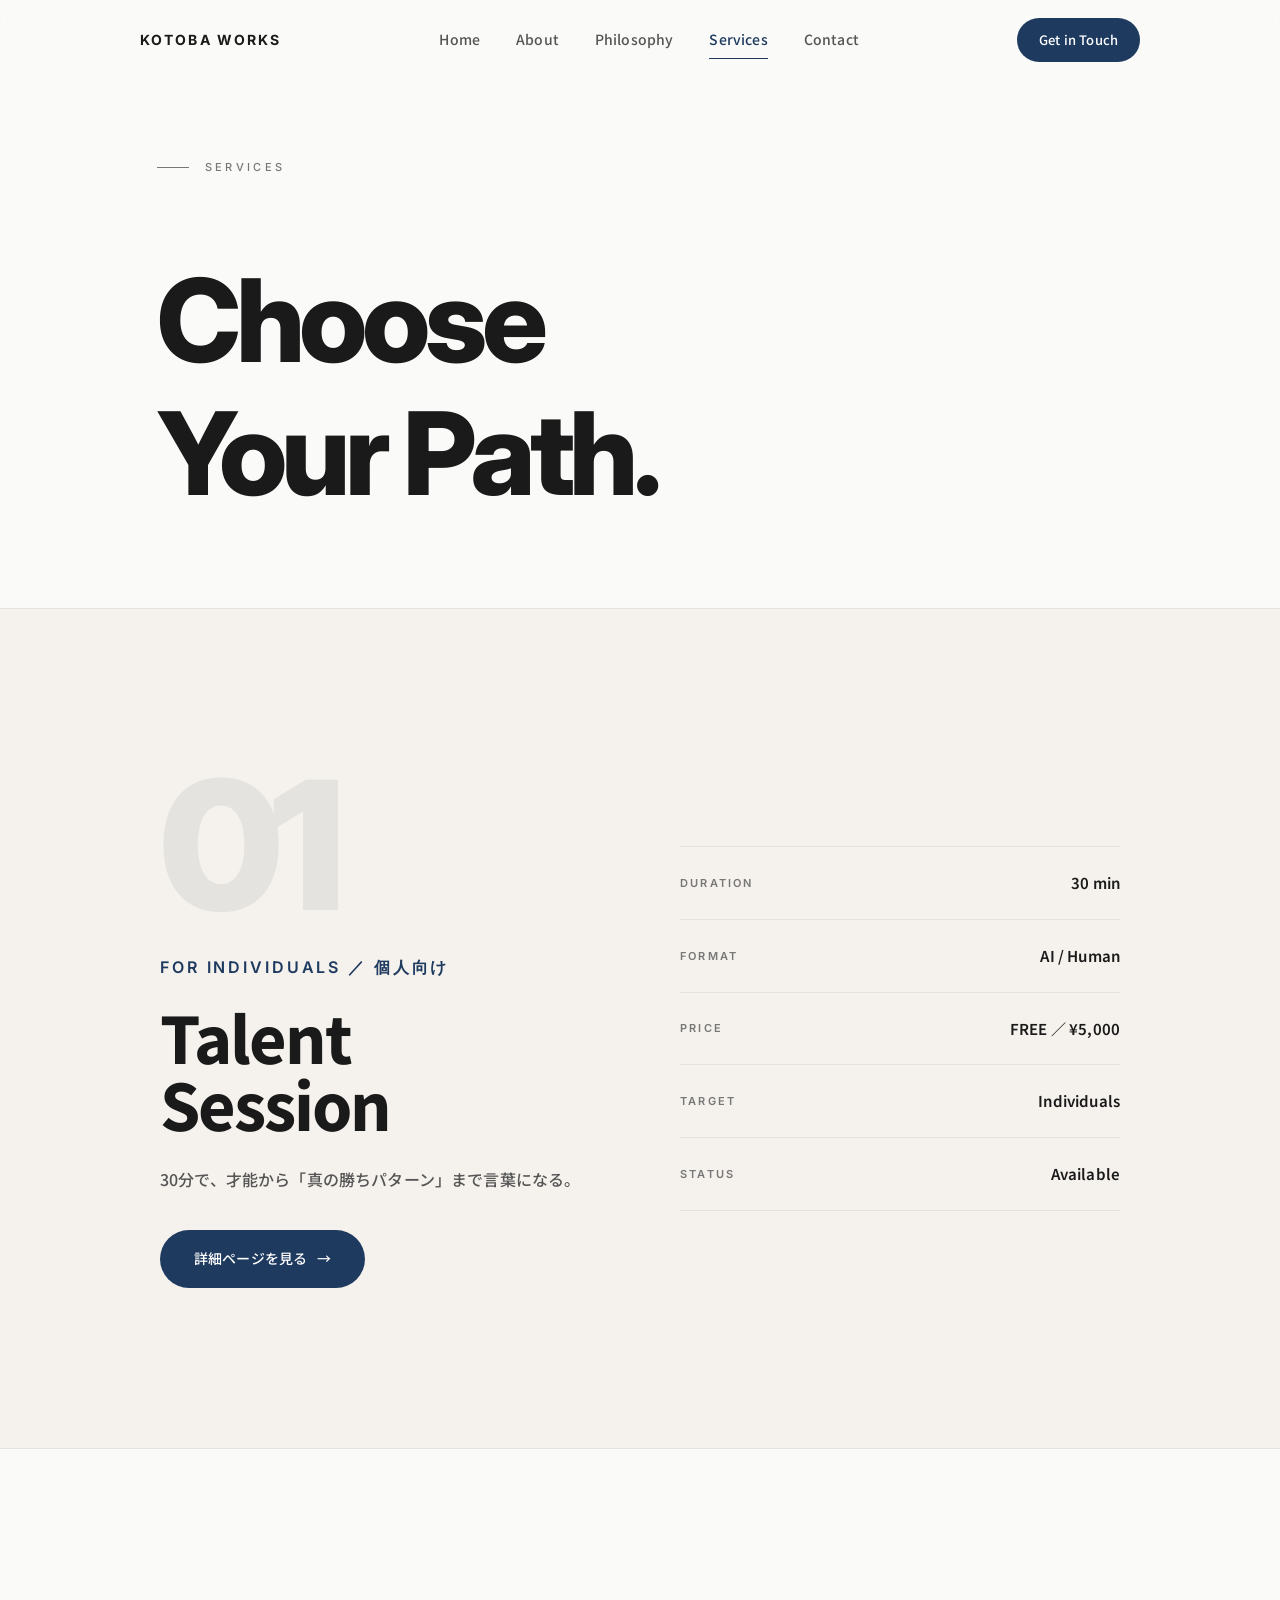
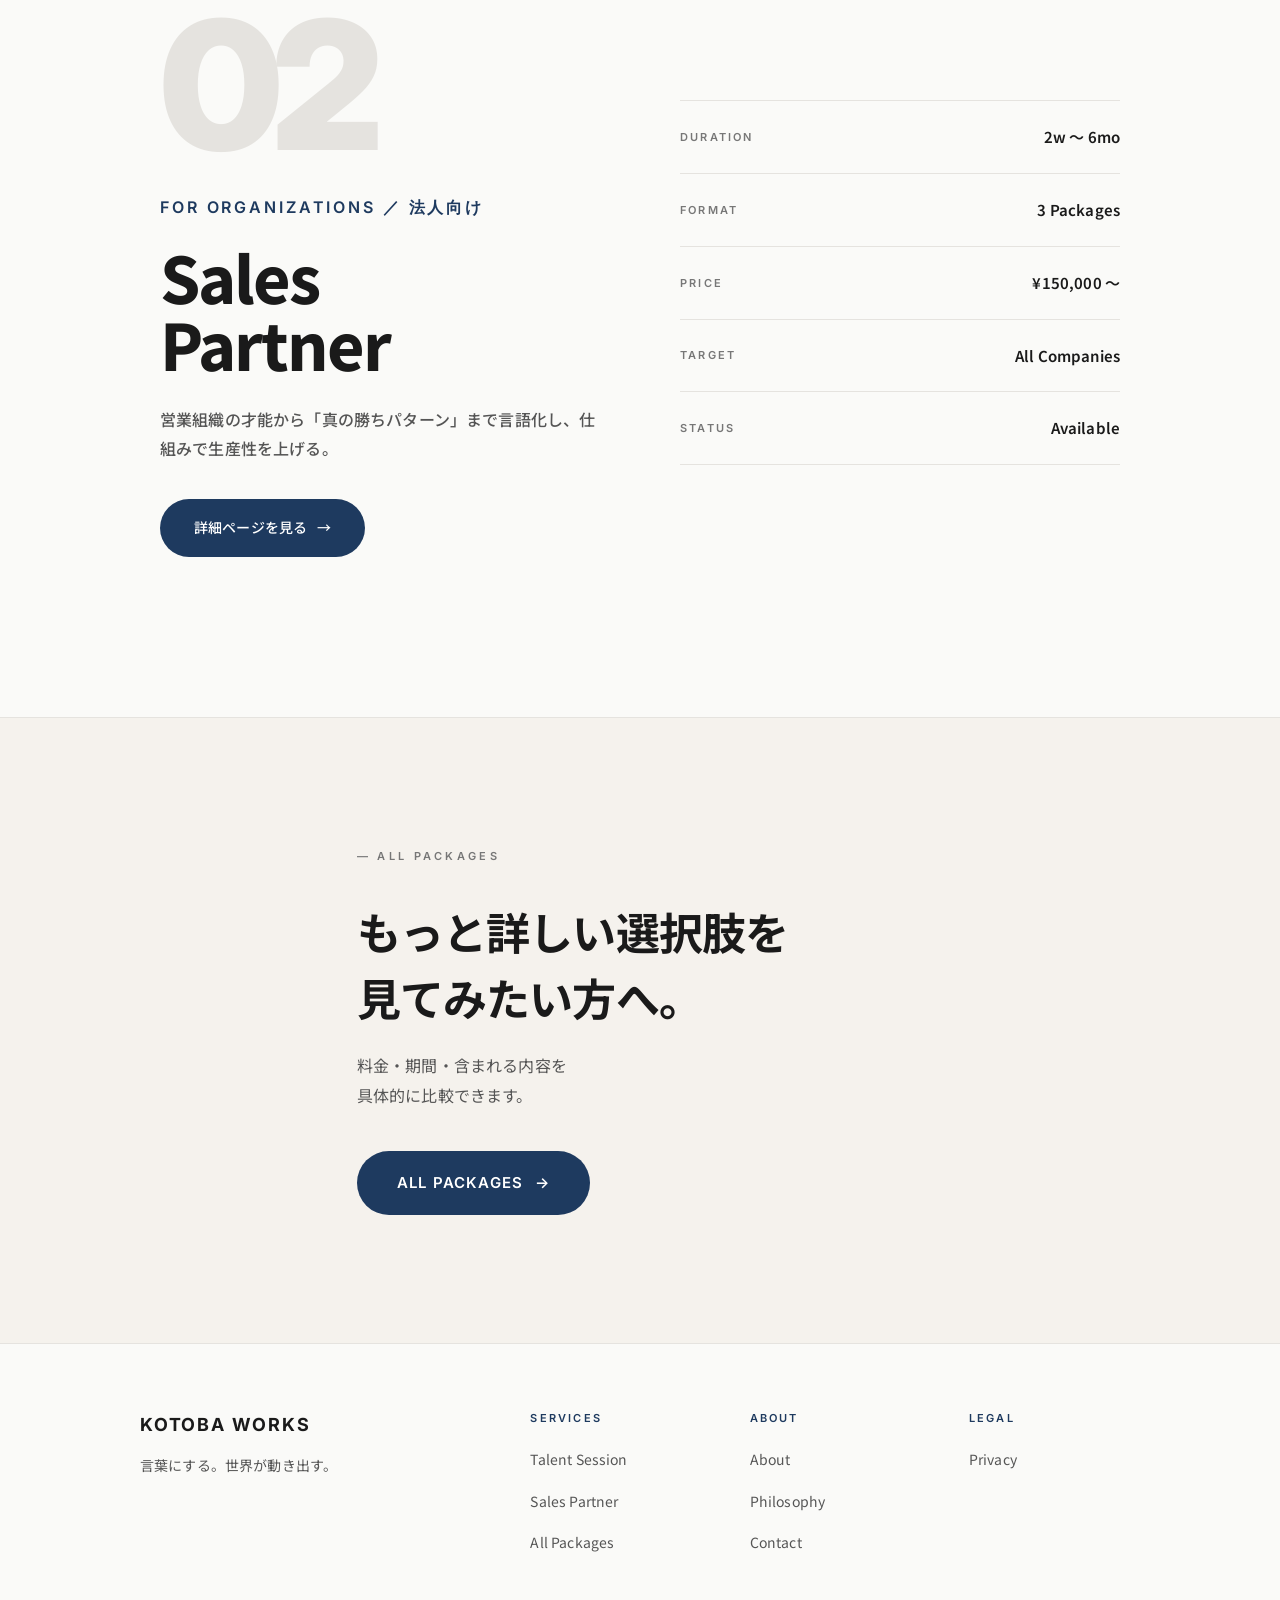
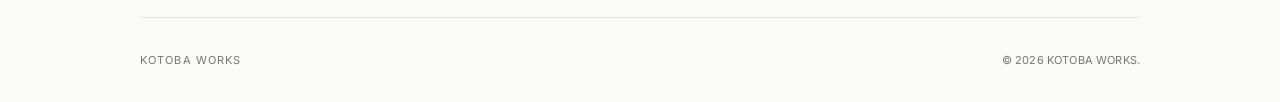
<file: services.html>
<!DOCTYPE html>
<html lang="ja">
<head>
<meta charset="UTF-8">
<meta name="viewport" content="width=device-width, initial-scale=1.0">
<title>Services ／ KOTOBA WORKS のサービス</title>
<meta name="description" content="Talent Session（個人向け）と Sales Partner（法人向け）。KOTOBA WORKS の2つのサービス。">
<meta name="author" content="KOTOBA WORKS">
<link rel="icon" type="image/svg+xml" href="assets/favicon.svg">
<link rel="canonical" href="https://matsumoto-rentaro.com/services.html">
<meta property="og:type" content="website">
<meta property="og:url" content="https://matsumoto-rentaro.com/services.html">
<meta property="og:title" content="Services ／ サービス ― KOTOBA WORKS">
<meta property="og:description" content="個人・組織・未来。KOTOBA WORKS のサービス。">
<meta property="og:image" content="https://matsumoto-rentaro.com/assets/og-image.png">
<meta property="og:locale" content="ja_JP">
<meta property="og:site_name" content="KOTOBA WORKS">
<meta name="twitter:card" content="summary_large_image">
<meta name="twitter:title" content="Services ／ サービス">
<meta name="twitter:description" content="個人・組織・未来。KOTOBA WORKS のサービス。">
<meta name="twitter:image" content="https://matsumoto-rentaro.com/assets/og-image.png">
<link rel="preconnect" href="https://fonts.googleapis.com">
<link rel="preconnect" href="https://fonts.gstatic.com" crossorigin>
<link href="https://fonts.googleapis.com/css2?family=Inter:wght@300;400;500;600;700;800;900&family=Noto+Sans+JP:wght@300;400;500;700&display=swap" rel="stylesheet">
<link rel="stylesheet" href="assets/shared.css">
<style>
  main { padding-top: 68px; }
  .services-hero {
    min-height: 60vh;
    display: flex;
    align-items: center;
    padding: 0;
    border-top: none !important;
  }
  .services-hero-inner {
    max-width: var(--max);
    margin: 0 auto;
    padding: 0 clamp(24px, 6vw, 80px);
    width: 100%;
  }
  .services-eyebrow {
    font-family: var(--en);
    font-size: 11px;
    font-weight: 500;
    letter-spacing: 0.3em;
    color: var(--text-light);
    text-transform: uppercase;
    margin-bottom: clamp(40px, 6vw, 80px);
    opacity: 0;
    animation: fade 1s 0.2s forwards;
  }
  .services-eyebrow::before {
    content: '';
    display: inline-block;
    width: 32px;
    height: 1px;
    background: var(--text-light);
    vertical-align: middle;
    margin-right: 16px;
  }
  .services-title {
    font-family: var(--en);
    font-size: clamp(56px, 9vw, 140px);
    font-weight: 800;
    letter-spacing: -0.045em;
    line-height: 1.15;
    color: var(--text);
    opacity: 0;
    animation: fade 1.2s 0.4s forwards;
    max-width: 900px;
  }
  @keyframes fade { to { opacity: 1; } }

  /* Service Block */
  .svc-block {
    padding: clamp(100px, 14vw, 160px) 0;
    scroll-margin-top: 100px;
    position: relative;
  }
  .svc-block:nth-child(even) { background: var(--bg-warm); }

  .svc-inner {
    max-width: 1080px;
    margin: 0 auto;
    padding: 0 clamp(20px, 5vw, 60px);
    display: grid;
    grid-template-columns: 1fr 1fr;
    gap: 80px;
    align-items: center;
  }
  @media (max-width: 900px) {
    .svc-inner { grid-template-columns: 1fr; gap: 48px; }
  }

  .svc-meta-block {
    position: sticky;
    top: 120px;
  }
  @media (max-width: 900px) {
    .svc-meta-block { position: relative; top: auto; }
  }
  .svc-no {
    font-family: var(--en);
    font-size: clamp(100px, 14vw, 180px);
    font-weight: 900;
    line-height: 0.85;
    letter-spacing: -0.06em;
    color: var(--border);
    margin-bottom: 32px;
    display: block;
    user-select: none;
  }
  .svc-lbl {
    font-family: var(--en);
    font-size: 16px;
    font-weight: 600;
    letter-spacing: 0.18em;
    color: var(--navy);
    margin-bottom: 20px;
    display: block;
  }
  .svc-h {
    font-size: clamp(36px, 5vw, 64px);
    font-weight: 800;
    letter-spacing: -0.03em;
    line-height: 1.05;
    margin-bottom: 28px;
    color: var(--text);
  }
  .svc-tag {
    font-size: 16px;
    font-weight: 500;
    color: var(--text-sub);
    line-height: 1.8;
    margin-bottom: 36px;
  }
  .svc-btn {
    display: inline-flex;
    align-items: center;
    gap: 10px;
    padding: 16px 34px;
    background: var(--navy);
    color: #fff;
    font-size: 14px;
    font-weight: 500;
    border-radius: 999px;
    text-decoration: none;
    transition: all 0.4s cubic-bezier(0.16, 1, 0.3, 1);
  }
  .svc-btn:hover {
    background: #15304f;
    transform: translateY(-2px);
    box-shadow: 0 12px 32px rgba(30, 58, 95, 0.25);
  }
  .svc-btn .a { transition: transform 0.3s; }
  .svc-btn:hover .a { transform: translateX(4px); }
  .svc-btn.soon { background: var(--bg-warm); color: var(--text-light); border: 1px solid var(--border); cursor: default; pointer-events: none; }
  .svc-btn.soon:hover { transform: none; box-shadow: none; }

  /* Right: spec list */
  .svc-specs {
    display: flex;
    flex-direction: column;
    gap: 0;
    border-top: 1px solid var(--border);
  }
  .svc-spec {
    display: flex;
    justify-content: space-between;
    align-items: center;
    padding: 22px 0;
    border-bottom: 1px solid var(--border);
  }
  .svc-spec-k {
    font-family: var(--en);
    font-size: 11px;
    font-weight: 600;
    letter-spacing: 0.2em;
    text-transform: uppercase;
    color: var(--text-light);
  }
  .svc-spec-v {
    font-size: 15px;
    font-weight: 600;
    color: var(--text);
    text-align: right;
  }

  /* Packages CTA — prominent card */
  .more-link {
    padding: clamp(80px, 10vw, 140px) 0;
    background: var(--bg-warm);
  }
  .more-link-inner {
    max-width: 720px;
    margin: 0 auto;
    padding: 0 clamp(24px, 6vw, 80px);
  }
  .more-link-label {
    font-family: var(--en);
    font-size: 11px;
    font-weight: 600;
    letter-spacing: 0.3em;
    color: var(--text-light);
    text-transform: uppercase;
    margin-bottom: 32px;
  }
  .more-link-title {
    font-family: var(--jp);
    font-size: clamp(28px, 4vw, 44px);
    font-weight: 700;
    color: var(--text);
    line-height: 1.5;
    letter-spacing: -0.02em;
    margin-bottom: 20px;
  }
  .more-link-text {
    font-size: 16px;
    color: var(--text-sub);
    line-height: 1.9;
    margin-bottom: 40px;
  }
  .more-link-btn {
    display: inline-flex;
    align-items: center;
    gap: 12px;
    padding: 18px 40px;
    background: var(--navy);
    color: #fff;
    font-family: var(--en);
    font-size: 15px;
    font-weight: 600;
    letter-spacing: 0.08em;
    border-radius: 999px;
    text-decoration: none;
    transition: all 0.4s cubic-bezier(0.16, 1, 0.3, 1);
  }
  .more-link-btn:hover {
    background: #15304f;
    transform: translateY(-2px);
    box-shadow: 0 12px 32px rgba(30, 58, 95, 0.25);
  }
  .more-link-btn span {
    transition: transform 0.3s;
  }
  .more-link-btn:hover span {
    transform: translateX(4px);
  }
</style>
</head>
<body>

<!-- HEADER -->
<header class="site-header">
  <div class="site-header-inner">
    <a href="index.html" class="site-logo">KOTOBA WORKS</a>
    <nav class="site-nav">
      <a href="index.html">Home</a>
      <a href="about.html">About</a>
      <a href="philosophy.html">Philosophy</a>
      <a href="services.html" class="active">Services</a>
      <a href="contact.html">Contact</a>
    </nav>
    <a href="contact.html" class="site-cta">Get in Touch</a>
    <button class="site-nav-toggle" aria-label="Menu">☰</button>
  </div>
</header>

<main>

<!-- HERO -->
<section class="services-hero">
  <div class="services-hero-inner">
    <div class="services-eyebrow">Services</div>
    <h1 class="services-title">
      Choose<br>Your Path.
    </h1>
  </div>
</section>

<!-- 01: Talent Session -->
<section class="svc-block" id="talent-session">
  <div class="svc-inner">
    <div class="svc-meta-block">
      <span class="svc-no fi">01</span>
      <span class="svc-lbl fi d1">FOR INDIVIDUALS ／ 個人向け</span>
      <h2 class="svc-h fi d1">Talent<br>Session</h2>
      <p class="svc-tag fi d2">30分で、才能から「真の勝ちパターン」まで言葉になる。</p>
      <a href="session_lp.html" class="svc-btn fi d3">詳細ページを見る <span class="a">&rarr;</span></a>
    </div>
    <div class="svc-specs fi d2">
      <div class="svc-spec"><span class="svc-spec-k">Duration</span><span class="svc-spec-v">30 min</span></div>
      <div class="svc-spec"><span class="svc-spec-k">Format</span><span class="svc-spec-v">AI / Human</span></div>
      <div class="svc-spec"><span class="svc-spec-k">Price</span><span class="svc-spec-v">FREE ／ ¥5,000</span></div>
      <div class="svc-spec"><span class="svc-spec-k">Target</span><span class="svc-spec-v">Individuals</span></div>
      <div class="svc-spec"><span class="svc-spec-k">Status</span><span class="svc-spec-v">Available</span></div>
    </div>
  </div>
</section>

<!-- 02: Sales Partner -->
<section class="svc-block" id="sales-partner">
  <div class="svc-inner">
    <div class="svc-meta-block">
      <span class="svc-no fi">02</span>
      <span class="svc-lbl fi d1">FOR ORGANIZATIONS ／ 法人向け</span>
      <h2 class="svc-h fi d1">Sales<br>Partner</h2>
      <p class="svc-tag fi d2">営業組織の才能から「真の勝ちパターン」まで言語化し、仕組みで生産性を上げる。</p>
      <a href="sales_lp.html" class="svc-btn fi d3">詳細ページを見る <span class="a">&rarr;</span></a>
    </div>
    <div class="svc-specs fi d2">
      <div class="svc-spec"><span class="svc-spec-k">Duration</span><span class="svc-spec-v">2w 〜 6mo</span></div>
      <div class="svc-spec"><span class="svc-spec-k">Format</span><span class="svc-spec-v">3 Packages</span></div>
      <div class="svc-spec"><span class="svc-spec-k">Price</span><span class="svc-spec-v">¥150,000 〜</span></div>
      <div class="svc-spec"><span class="svc-spec-k">Target</span><span class="svc-spec-v">All Companies</span></div>
      <div class="svc-spec"><span class="svc-spec-k">Status</span><span class="svc-spec-v">Available</span></div>
    </div>
  </div>
</section>

<!-- MORE LINK -->
<section class="more-link">
  <div class="more-link-inner">
    <div class="more-link-label fi">— All Packages</div>
    <div class="more-link-title fi d1">もっと詳しい選択肢を<br>見てみたい方へ。</div>
    <div class="more-link-text fi d2">料金・期間・含まれる内容を<br>具体的に比較できます。</div>
    <div class="fi d3">
      <a href="packages.html" class="more-link-btn">ALL PACKAGES <span>&rarr;</span></a>
    </div>
  </div>
</section>

</main>

<!-- FOOTER -->
<footer class="site-footer">
  <div class="site-footer-inner">
    <div class="site-footer-grid">
      <div class="site-footer-brand">
        <h3>KOTOBA WORKS</h3>
        <p>言葉にする。世界が動き出す。</p>
      </div>
      <div class="site-footer-col">
        <h4>Services</h4>
        <ul>
          <li><a href="session_lp.html">Talent Session</a></li>
          <li><a href="sales_lp.html">Sales Partner</a></li>
          <li><a href="packages.html">All Packages</a></li>
        </ul>
      </div>
      <div class="site-footer-col">
        <h4>About</h4>
        <ul>
          <li><a href="about.html">About</a></li>
          <li><a href="philosophy.html">Philosophy</a></li>
          <li><a href="contact.html">Contact</a></li>
        </ul>
      </div>
      <div class="site-footer-col">
        <h4>Legal</h4>
        <ul>
          <li><a href="privacy.html">Privacy</a></li>
        </ul>
      </div>
    </div>
    <div class="site-footer-bottom">
      <div class="site-footer-sign">KOTOBA WORKS</div>
      <div class="site-footer-copy">&copy; 2026 KOTOBA WORKS.</div>
    </div>
  </div>
</footer>

<script src="assets/shared.js"></script>
</body>
</html>
</file>
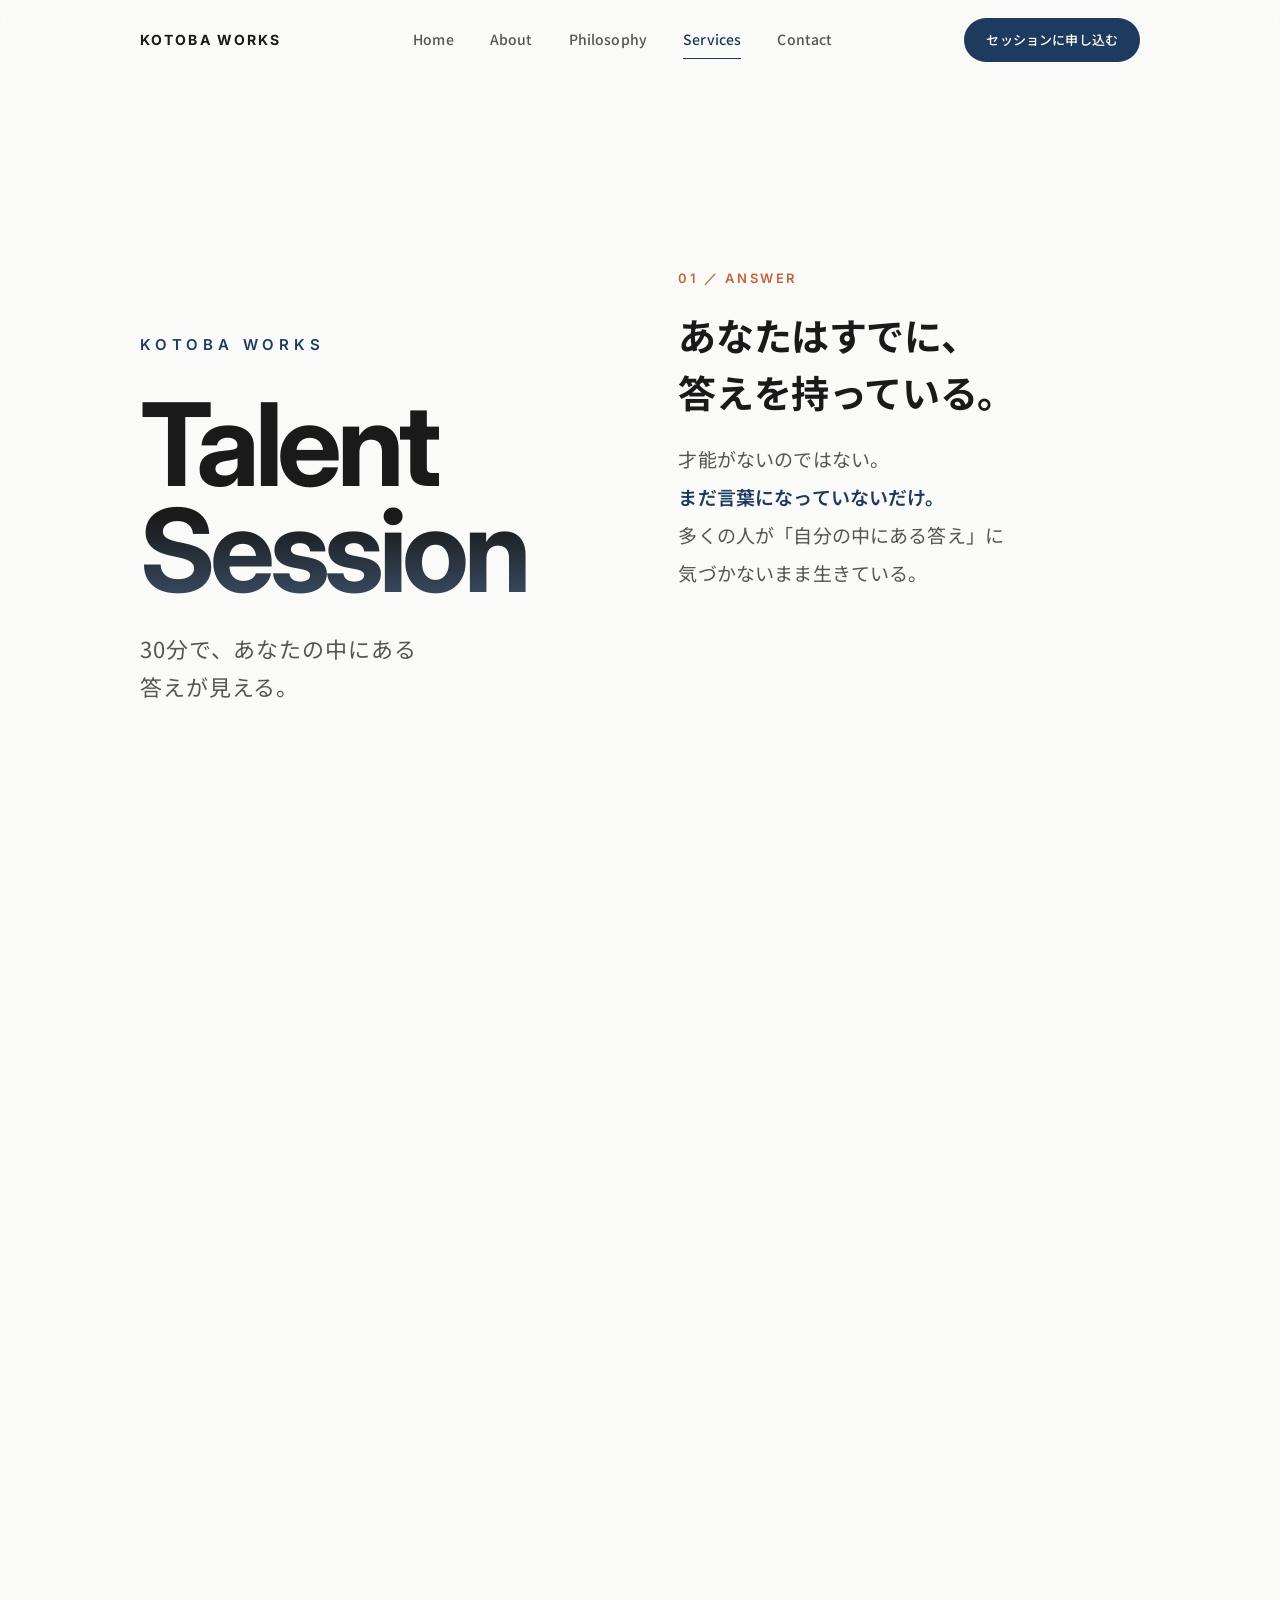
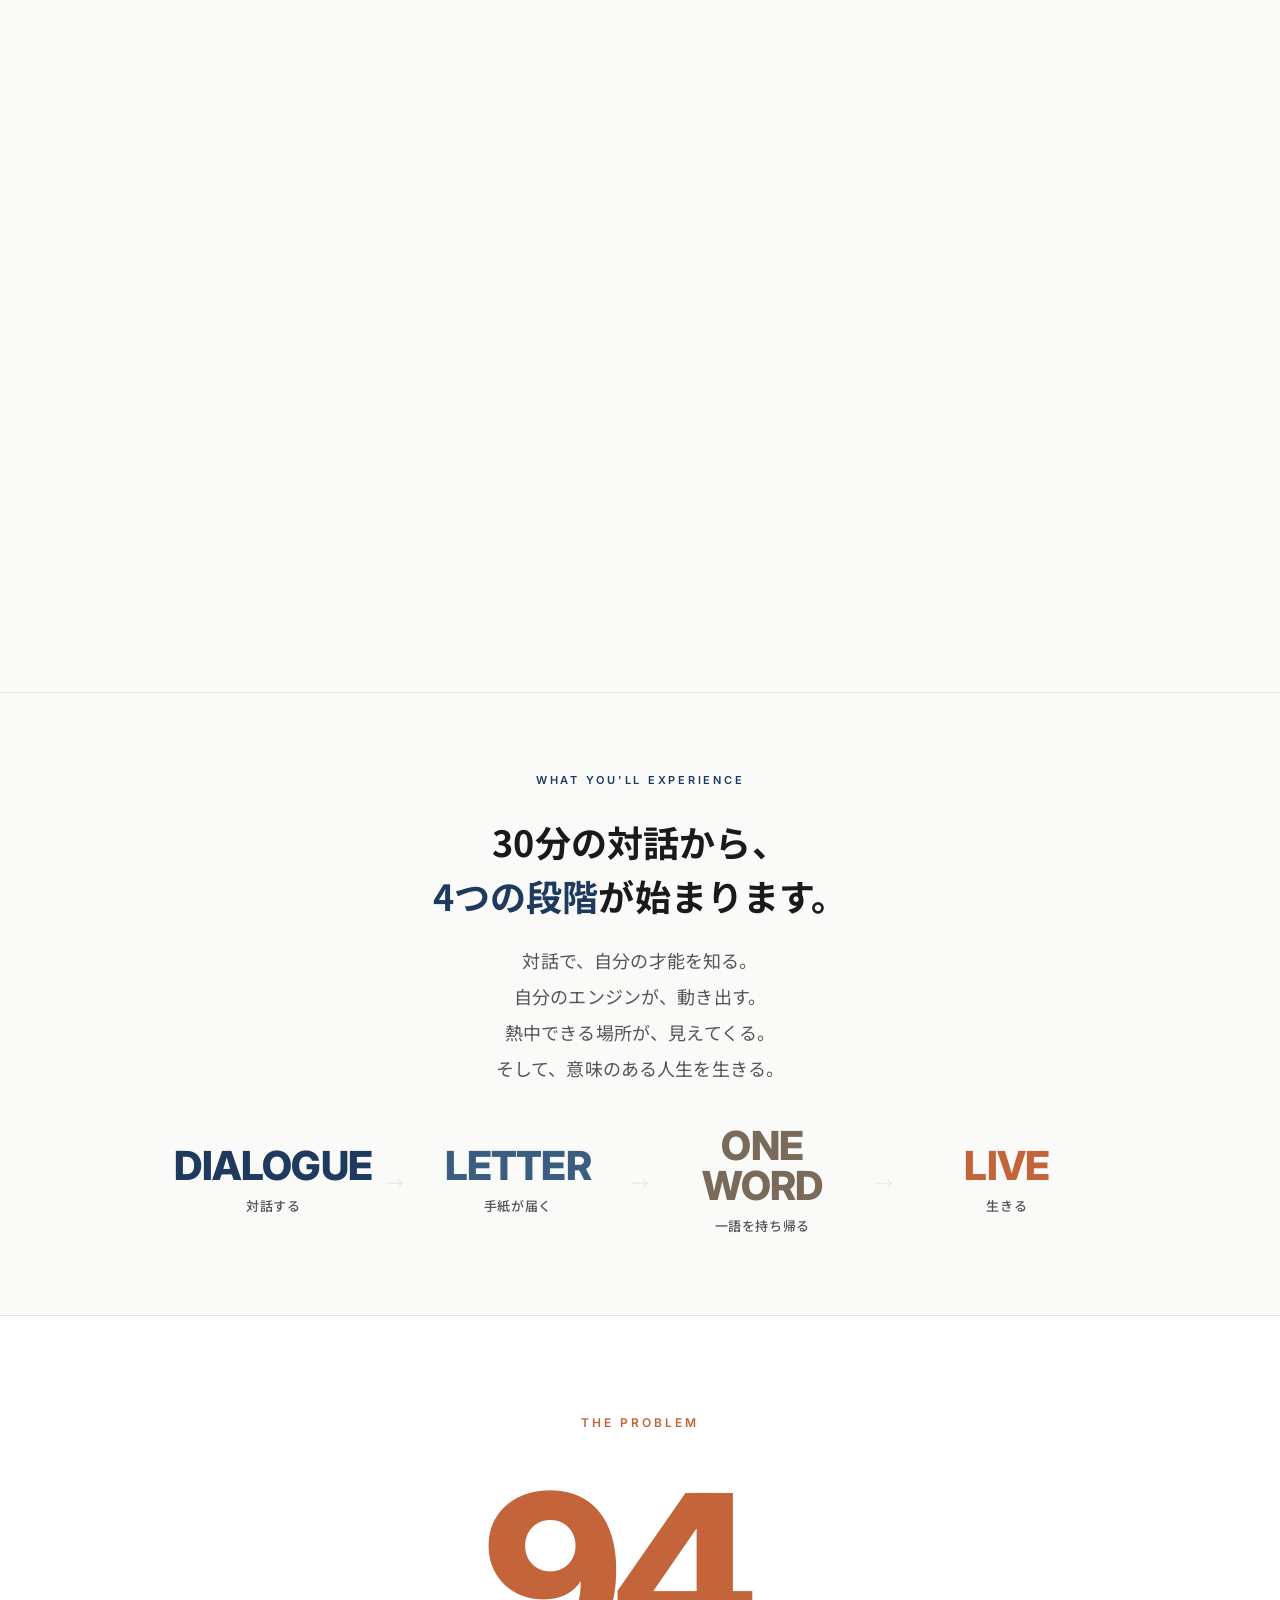
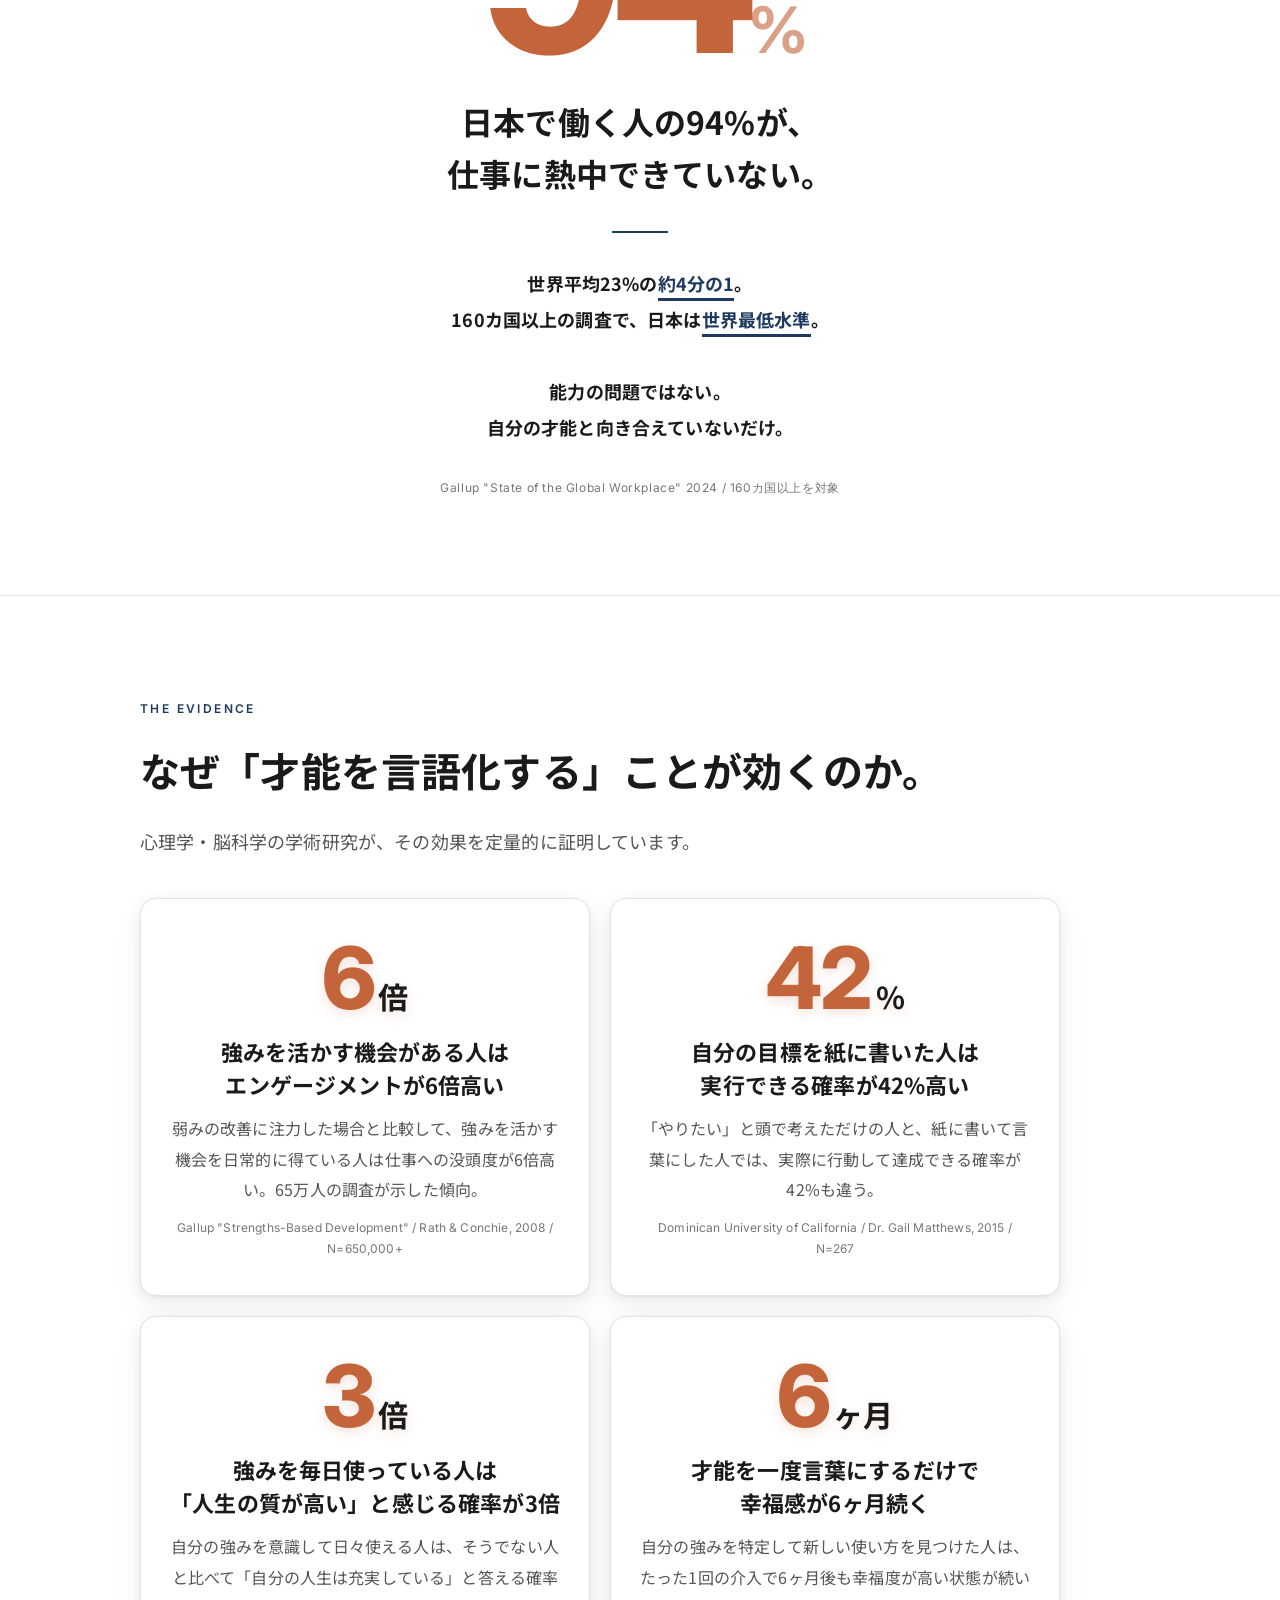
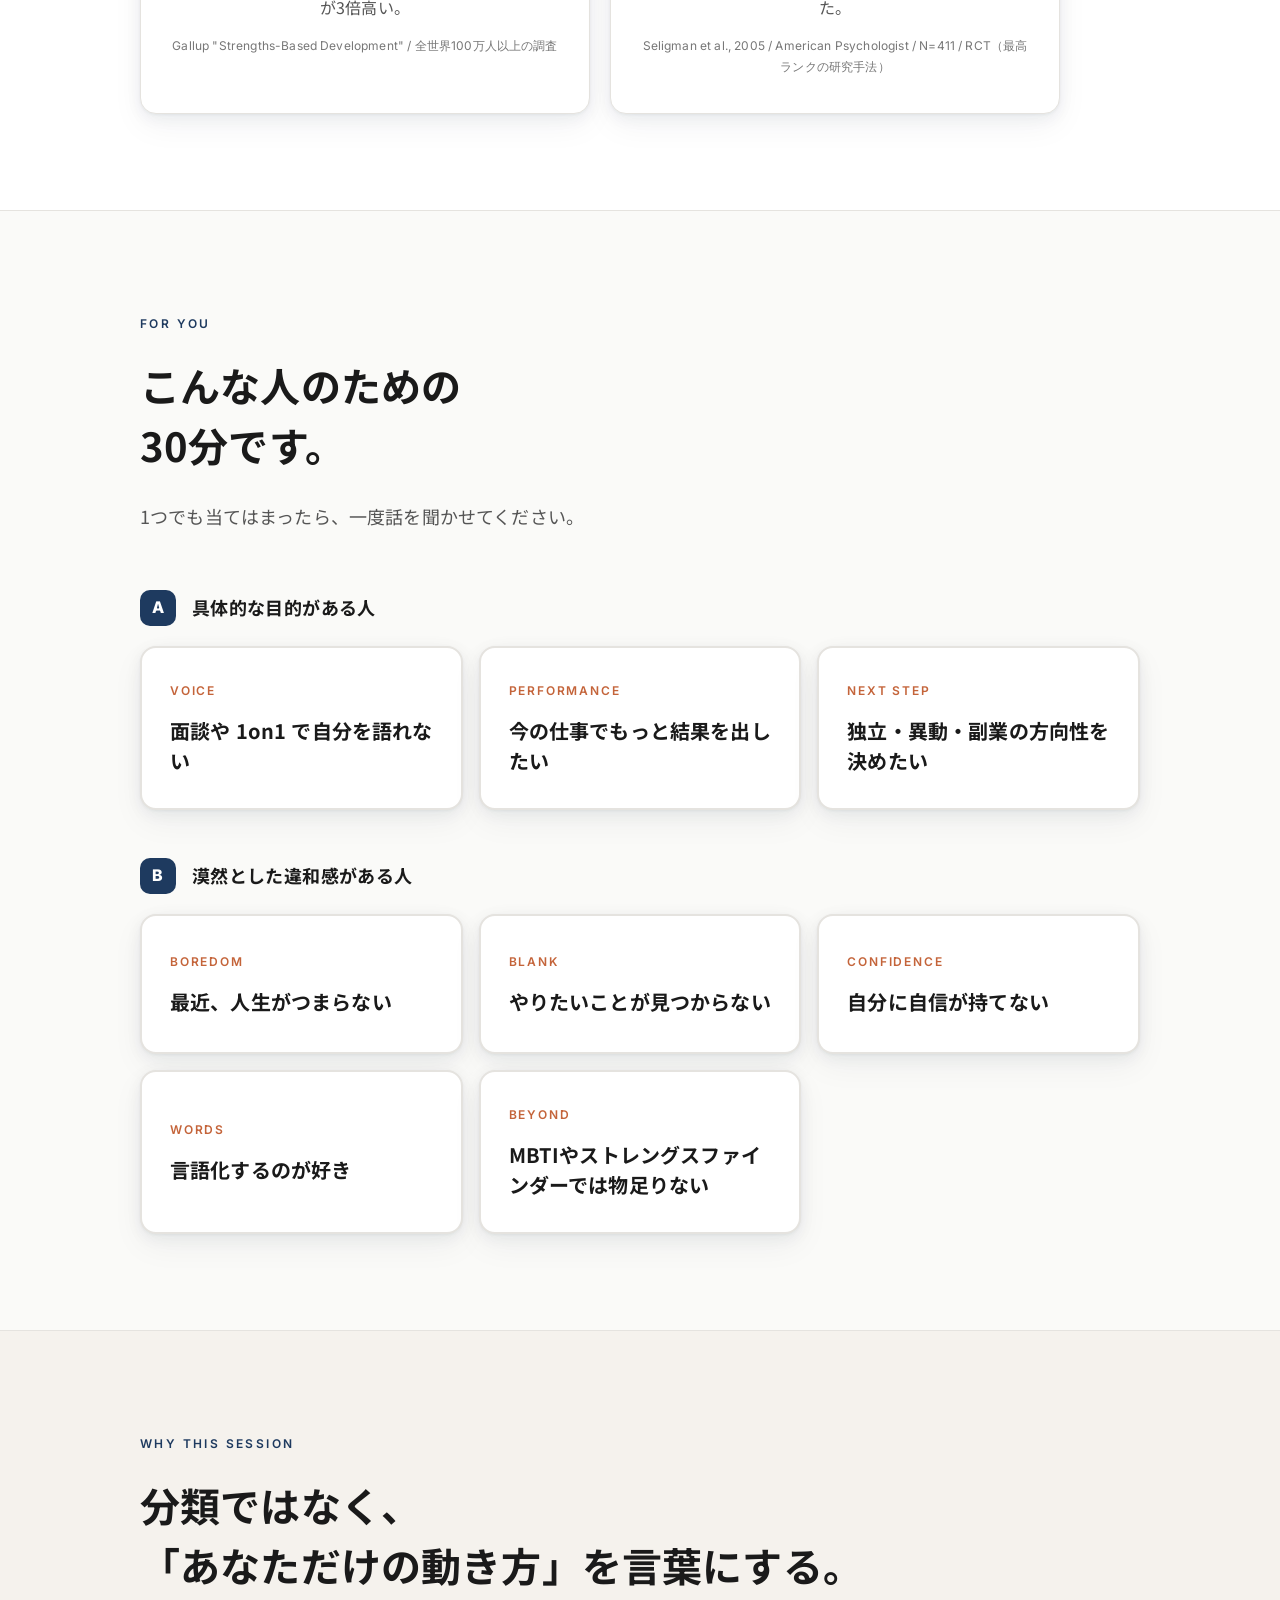
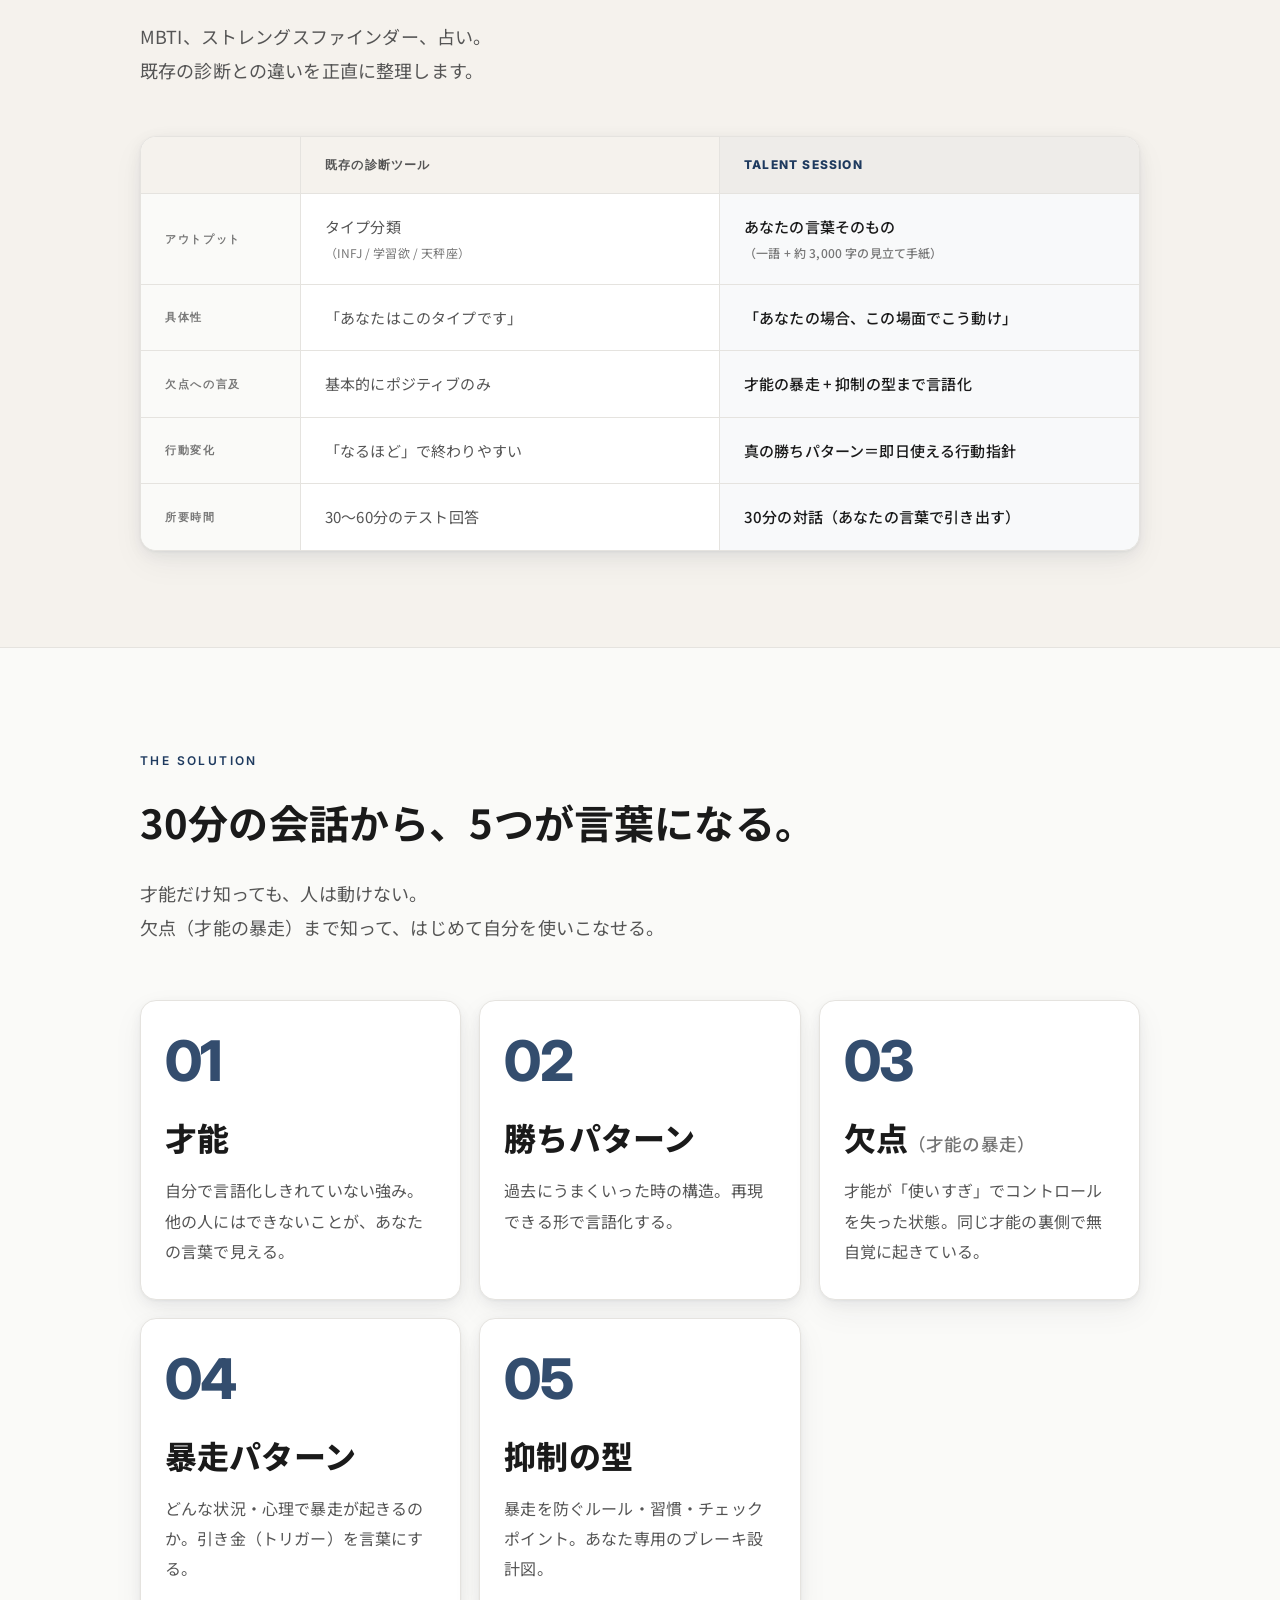
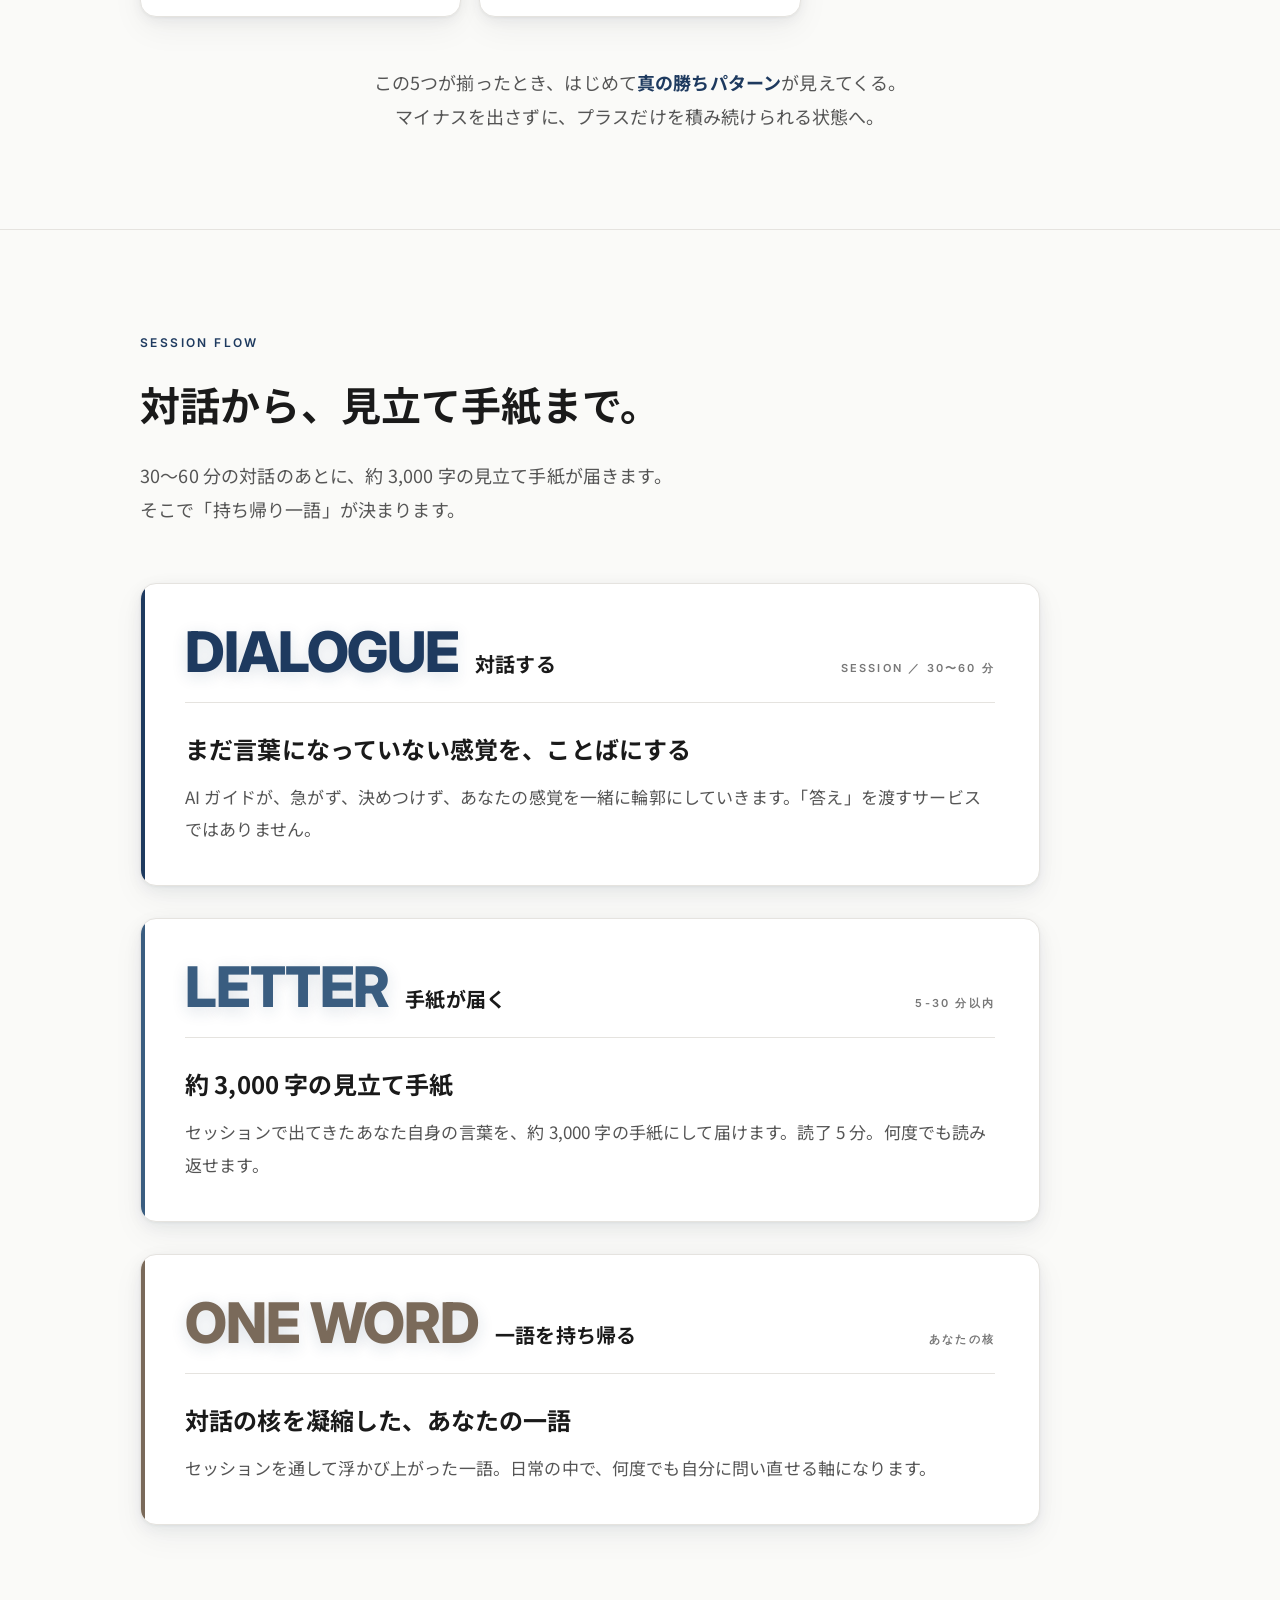
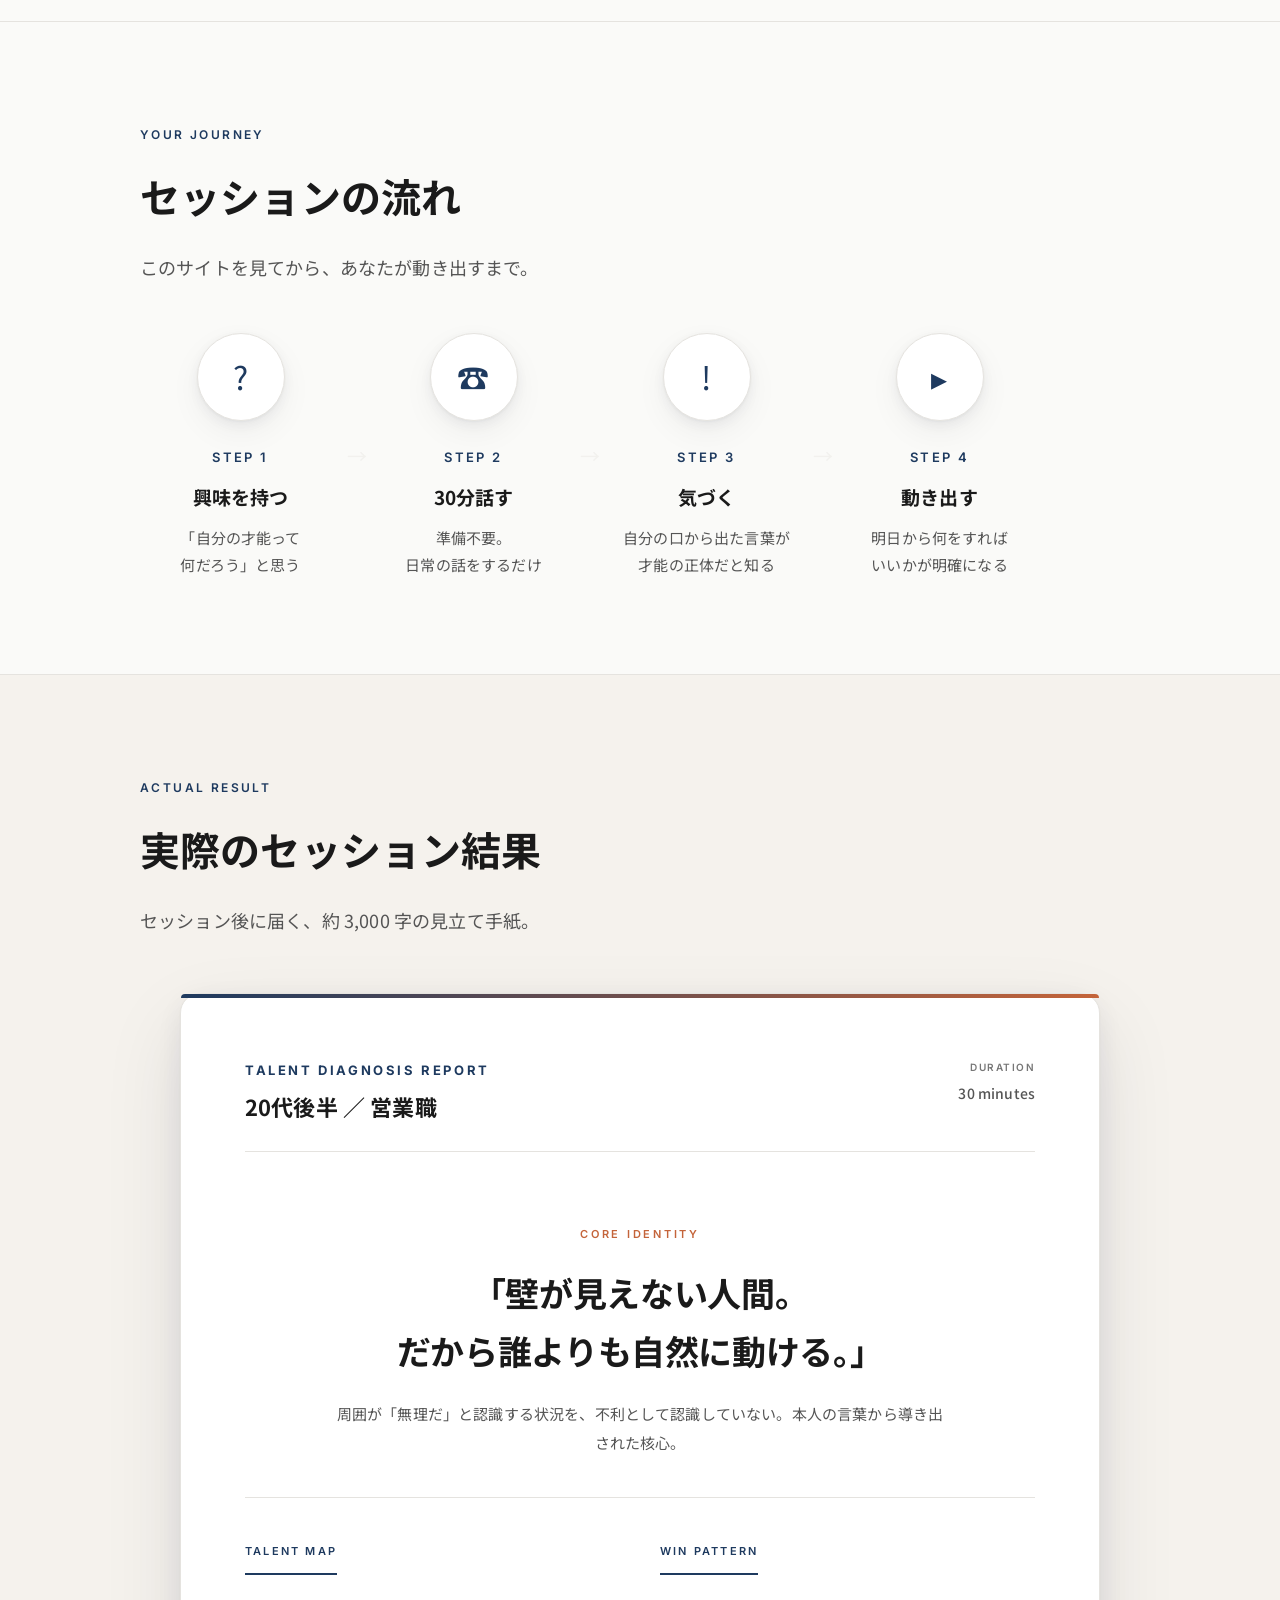
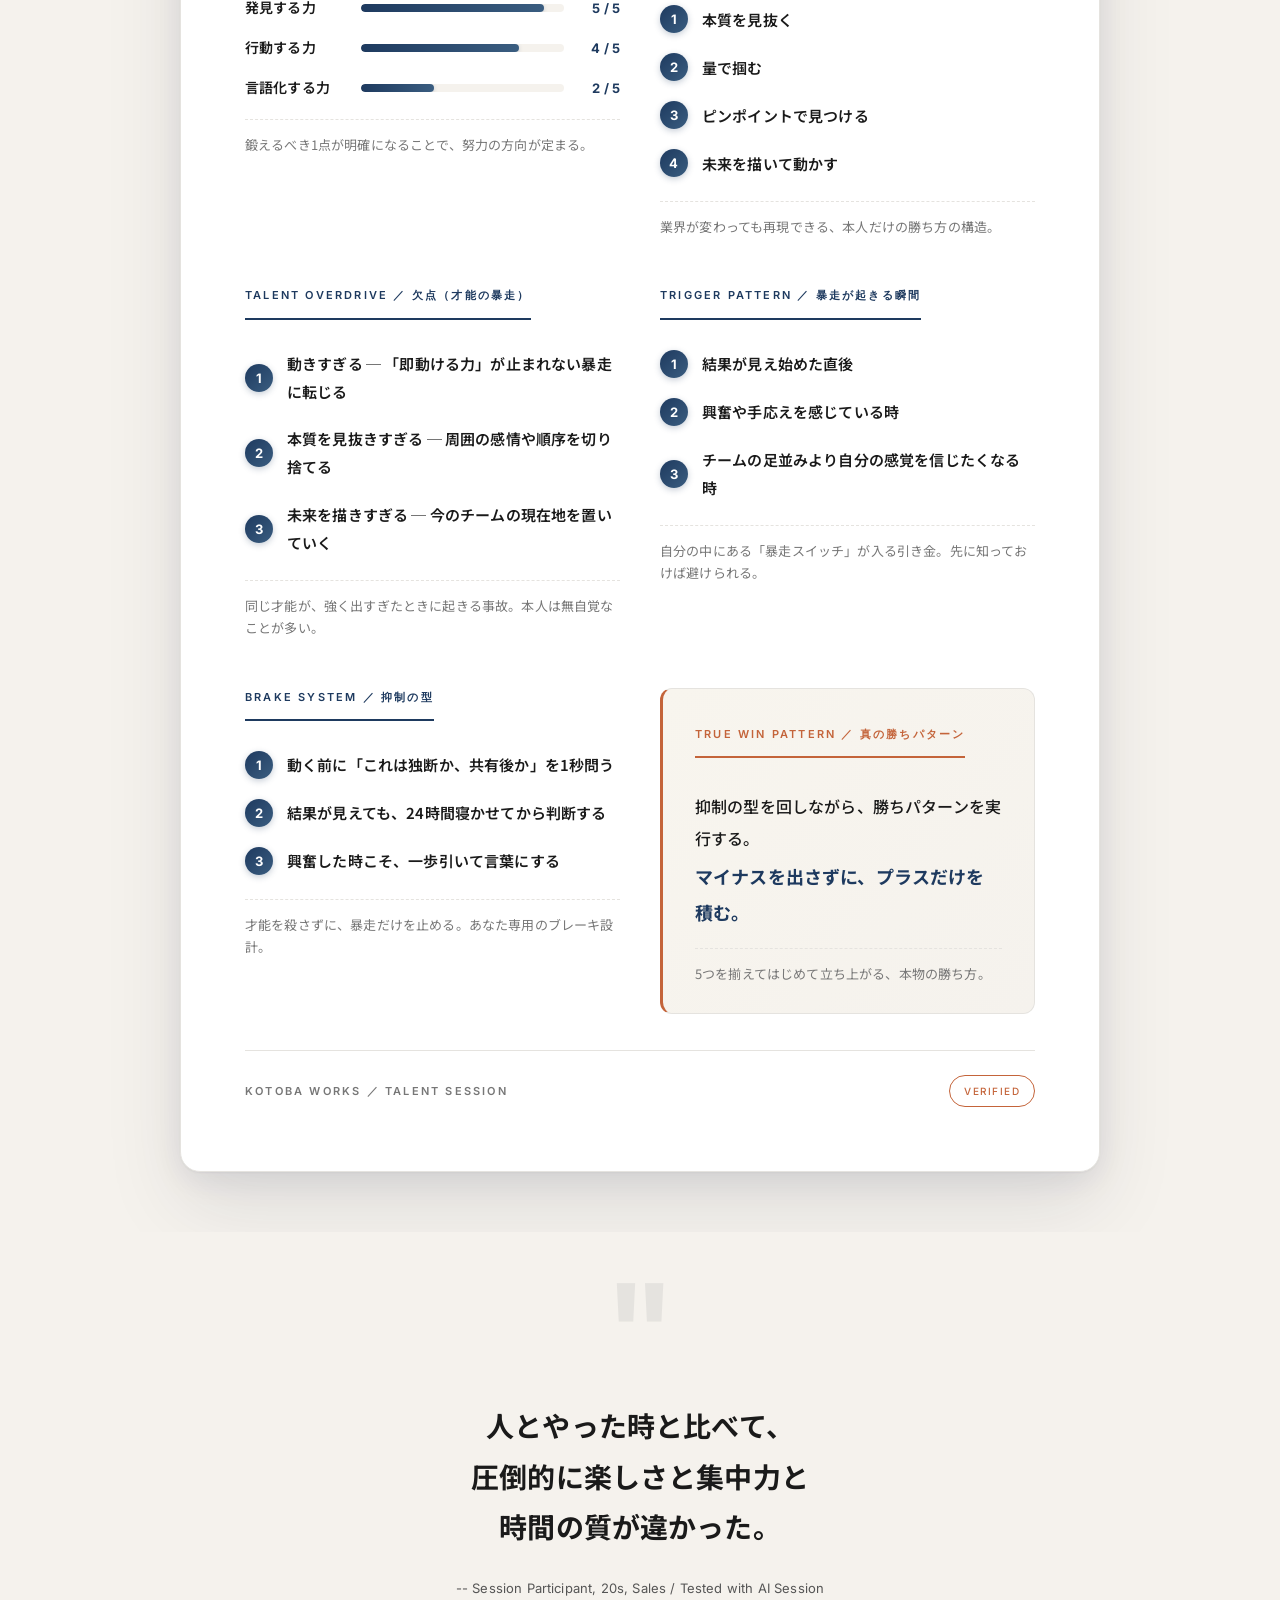
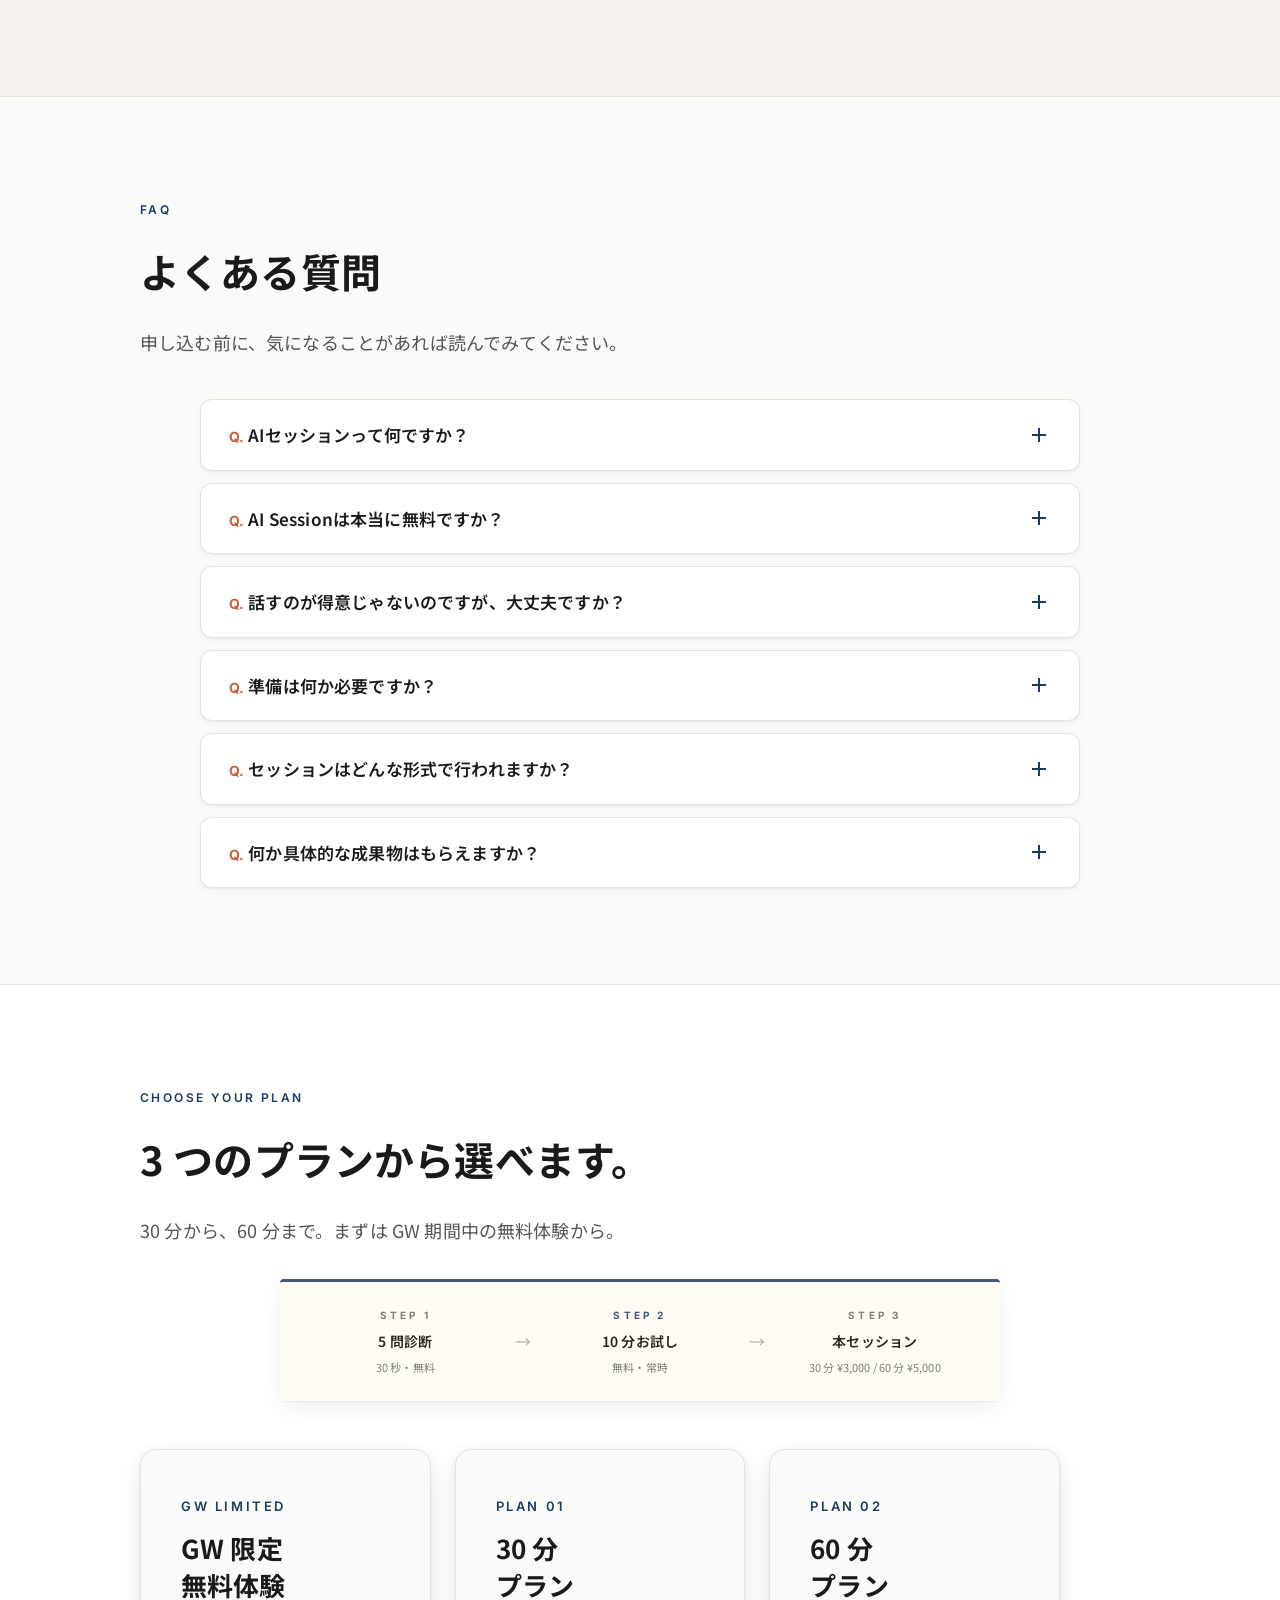
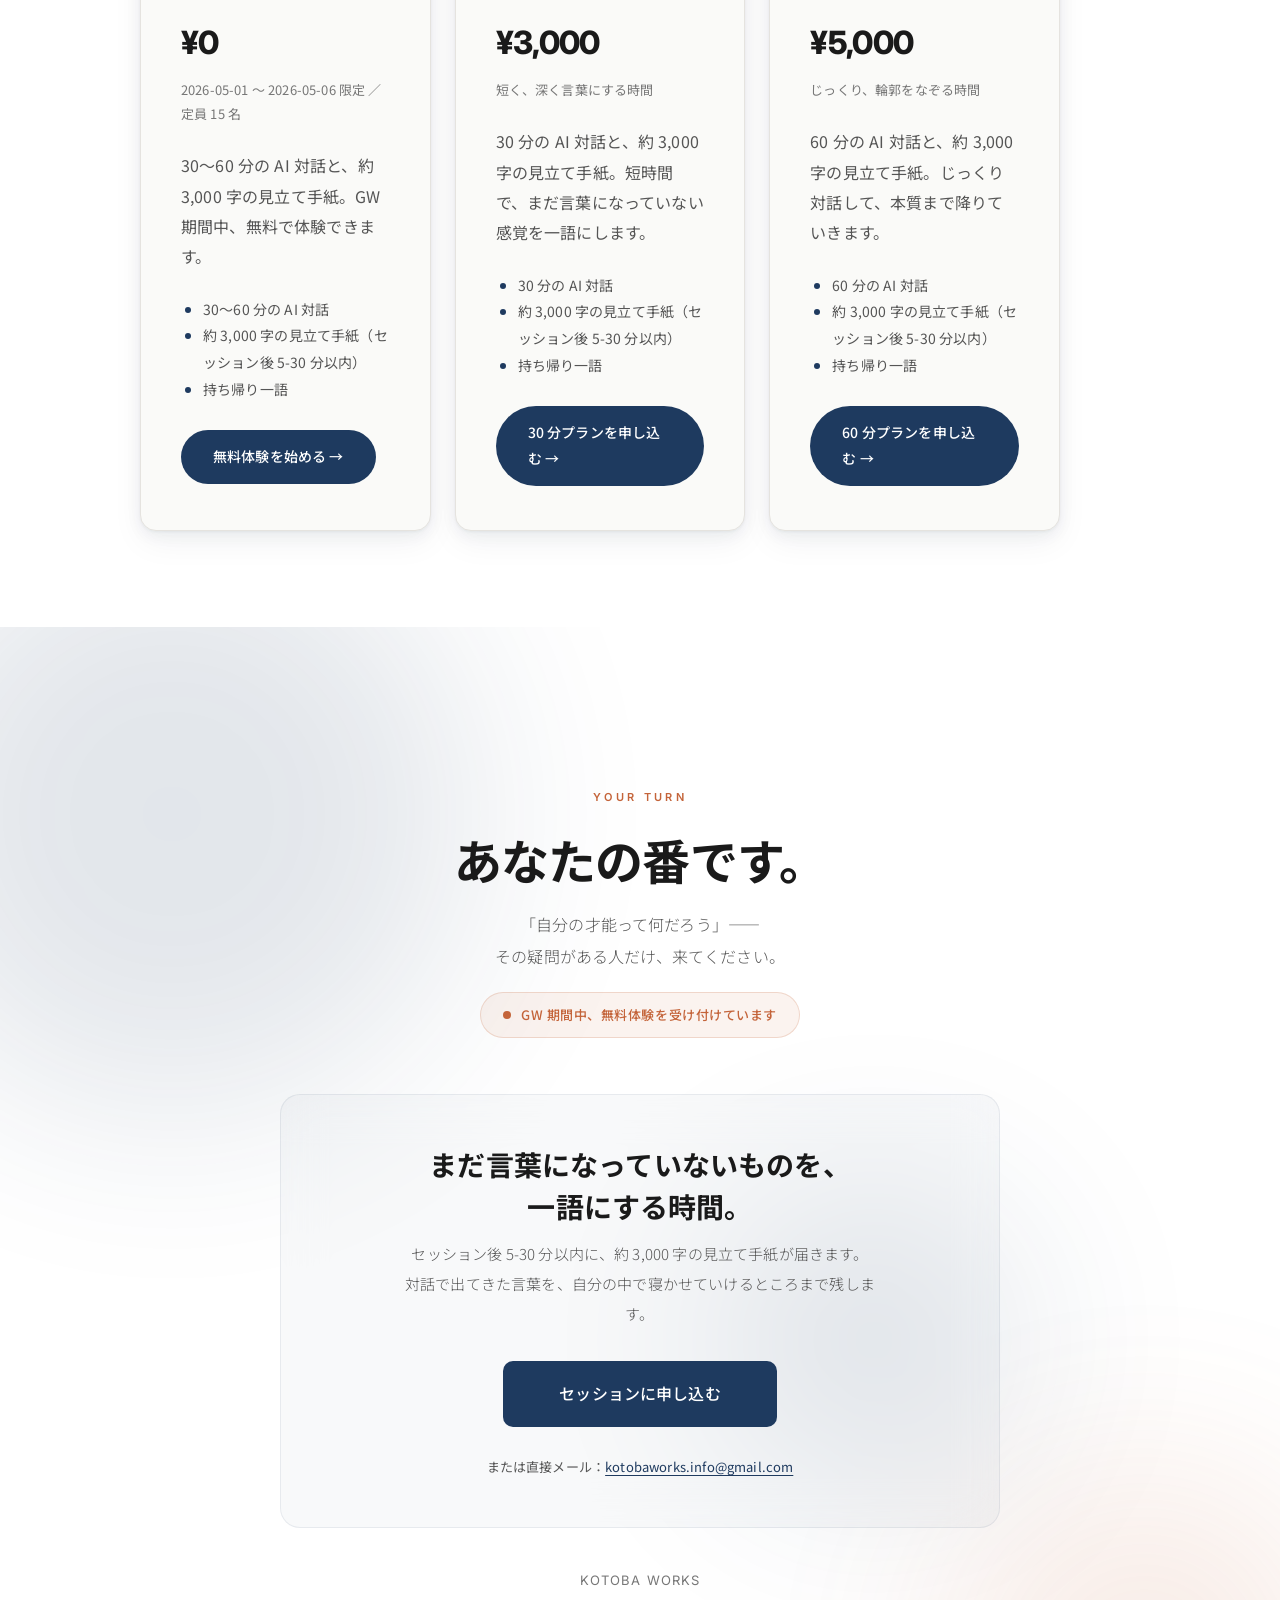
<file: session_lp.html>
<!DOCTYPE html>
<html lang="ja">
<head>
<meta charset="UTF-8">
<meta name="viewport" content="width=device-width, initial-scale=1.0">
<title>Talent Session ／ 30分で、才能が言葉になる ― KOTOBA WORKS</title>
<meta name="description" content="30〜60 分の AI 対話で、まだ言葉になっていない感覚を一語にする。セッション後 5-30 分以内に約 3,000 字の見立て手紙が届きます。GW 期間中は無料体験あり。">
<meta name="keywords" content="Talent Session, 才能 言語化, AI コーチング, キャリア相談, 自分の強み, 30分 無料 セッション">
<meta name="author" content="KOTOBA WORKS">

<!-- Favicon -->
<link rel="icon" type="image/svg+xml" href="assets/favicon.svg">

<!-- Canonical -->
<link rel="canonical" href="https://matsumoto-rentaro.com/session_lp.html">

<!-- OG / Social -->
<meta property="og:type" content="website">
<meta property="og:url" content="https://matsumoto-rentaro.com/session_lp.html">
<meta property="og:title" content="Talent Session ／ 30分で、才能が言葉になる">
<meta property="og:description" content="30〜60 分の AI 対話で、まだ言葉になっていない感覚を一語にする。GW 期間中は無料体験あり。">
<meta property="og:image" content="https://matsumoto-rentaro.com/assets/og-image.png">
<meta property="og:locale" content="ja_JP">
<meta property="og:site_name" content="KOTOBA WORKS">

<!-- Twitter -->
<meta name="twitter:card" content="summary_large_image">
<meta name="twitter:title" content="Talent Session ／ 30分で、才能が言葉になる">
<meta name="twitter:description" content="AI × 対話で、あなたの才能を30分で言葉にする。">
<meta name="twitter:image" content="https://matsumoto-rentaro.com/assets/og-image.png">

<!-- Fonts -->
<link rel="preconnect" href="https://fonts.googleapis.com">
<link rel="preconnect" href="https://fonts.gstatic.com" crossorigin>
<link href="https://fonts.googleapis.com/css2?family=Inter:wght@300;400;500;600;700;800&family=Noto+Sans+JP:wght@300;400;500;700&family=Noto+Serif+JP:wght@400;500;600;700&display=swap" rel="stylesheet">
<link rel="stylesheet" href="assets/shared.css">

<!-- Structured Data: Service -->
<script type="application/ld+json">
{
  "@context": "https://schema.org",
  "@type": "Service",
  "name": "Talent Session",
  "serviceType": "才能言語化セッション",
  "provider": {
    "@type": "Person",
    "name": "KOTOBA WORKS"
  },
  "url": "https://matsumoto-rentaro.com/session_lp.html",
  "description": "30〜60 分の AI 対話で、まだ言葉になっていない感覚を一語にする。セッション後 5-30 分以内に約 3,000 字の見立て手紙が届く。GW 期間中は無料体験あり。",
  "areaServed": "JP",
  "offers": [
    {
      "@type": "Offer",
      "name": "AI Session",
      "price": "0",
      "priceCurrency": "JPY",
      "description": "GW 期間中の無料体験を実施中"
    },
    {
      "@type": "Offer",
      "name": "Human Session",
      "price": "5000",
      "priceCurrency": "JPY",
      "description": "月5名限定"
    }
  ]
}
</script>

<!-- Structured Data: FAQPage -->
<script type="application/ld+json">
{
  "@context": "https://schema.org",
  "@type": "FAQPage",
  "mainEntity": [
    {
      "@type": "Question",
      "name": "AIセッションって何ですか？",
      "acceptedAnswer": {
        "@type": "Answer",
        "text": "最新のAI（Claude Code）が、代表が設計した会話のセットをもとに、あなたに言葉を投げかけていくセッションです。あなたはテキストで回答するだけ。人間相手では話しにくいことも落ち着いて考えられるため、むしろ深い言語化ができるケースが多いです。"
      }
    },
    {
      "@type": "Question",
      "name": "AI Sessionは本当に無料ですか？",
      "acceptedAnswer": {
        "@type": "Answer",
        "text": "2026-05-01〜05-06 の GW 期間中、無料体験を受け付けています（定員 15 名）。期間外は 30 分プラン ¥3,000 / 60 分プラン ¥5,000 でご利用いただけます。"
      }
    },
    {
      "@type": "Question",
      "name": "話すのが得意じゃないのですが、大丈夫ですか？",
      "acceptedAnswer": {
        "@type": "Answer",
        "text": "大丈夫です。こちらから言葉を投げかけるので、それに答えていただくだけでセッションは進みます。上手く話そうとしなくて構いません。むしろ「考えながら話す」ことが価値になります。"
      }
    },
    {
      "@type": "Question",
      "name": "準備は何か必要ですか？",
      "acceptedAnswer": {
        "@type": "Answer",
        "text": "何もいりません。事前アンケートも、資料も、準備も不要です。30分の時間さえ確保してもらえれば、あとはいつもの自分のまま来てください。"
      }
    },
    {
      "@type": "Question",
      "name": "何か具体的な成果物はもらえますか？",
      "acceptedAnswer": {
        "@type": "Answer",
        "text": "はい。セッション後 5-30 分以内に、約 3,000 字の見立て手紙をお渡しします。対話で出てきたあなた自身の言葉と、持ち帰り一語をまとめた手紙です。"
      }
    }
  ]
}
</script>
<style>
/* ===== Reset & Base ===== */
*, *::before, *::after { margin: 0; padding: 0; box-sizing: border-box; }

:root {
  --bg: #fafaf8;
  --bg-warm: #f5f2ed;
  --bg-card: #ffffff;
  --text: #1a1a1a;
  --text-sub: #555555;
  --text-light: #777777;
  --navy: #1e3a5f;
  --navy-light: #2a5080;
  --terra: #c4643a;
  --border: #e5e3df;
  --en: 'Inter', sans-serif;
  --jp: 'Noto Sans JP', sans-serif;
  --max: 1120px;
  --pad: clamp(64px, 7.5vw, 96px);
  --radius: 16px;
  /* Apple-style depth shadows */
  --shadow-sm: 0 1px 2px rgba(15, 30, 60, 0.04), 0 2px 8px rgba(15, 30, 60, 0.04);
  --shadow-md: 0 1px 3px rgba(15, 30, 60, 0.05), 0 4px 16px rgba(15, 30, 60, 0.06), 0 12px 32px rgba(15, 30, 60, 0.05);
  --shadow-lg: 0 2px 6px rgba(15, 30, 60, 0.06), 0 12px 32px rgba(15, 30, 60, 0.08), 0 32px 80px rgba(15, 30, 60, 0.08);
  --shadow-xl: 0 4px 12px rgba(30, 58, 95, 0.08), 0 16px 48px rgba(30, 58, 95, 0.12), 0 40px 100px rgba(30, 58, 95, 0.14);
}

html { scroll-behavior: smooth; }

body {
  background: var(--bg);
  color: var(--text);
  font-family: var(--jp);
  font-weight: 400;
  line-height: 1.85;
  letter-spacing: 0.01em;
  -webkit-font-smoothing: antialiased;
  overflow-x: hidden;
}

.container {
  max-width: var(--max);
  margin: 0 auto;
  padding: 0 clamp(20px, 5vw, 60px);
}

section {
  padding: var(--pad) 0;
  position: relative;
}

section + section { border-top: 1px solid var(--border); }

/* ===== Fade-in ===== */
.fi {
  opacity: 0;
  transform: translateY(28px);
  transition: opacity 0.7s cubic-bezier(0.25, 0.46, 0.45, 0.94),
              transform 0.7s cubic-bezier(0.25, 0.46, 0.45, 0.94);
}
.fi.v { opacity: 1; transform: translateY(0); }
.fi.d1 { transition-delay: 0.1s; }
.fi.d2 { transition-delay: 0.2s; }
.fi.d3 { transition-delay: 0.3s; }
.fi.d4 { transition-delay: 0.4s; }
.fi.d5 { transition-delay: 0.5s; }

/* ===== Common ===== */
.label {
  font-family: var(--en);
  font-size: 12px;
  font-weight: 600;
  letter-spacing: 0.2em;
  text-transform: uppercase;
  color: var(--navy);
  margin-bottom: 20px;
  display: inline-block;
}
.heading {
  font-weight: 700;
  font-size: clamp(28px, 3.6vw, 40px);
  line-height: 1.5;
  color: var(--text);
  margin-bottom: 24px;
}
.subtext {
  font-size: 18px;
  font-weight: 400;
  color: var(--text-sub);
  line-height: 1.9;
  max-width: 720px;
}
.card {
  background: var(--bg-card);
  border: 1px solid var(--border);
  border-radius: var(--radius);
  padding: 40px;
  position: relative;
  overflow: hidden;
  box-shadow: var(--shadow-md);
  transition: transform 0.5s cubic-bezier(0.16, 1, 0.3, 1),
              box-shadow 0.5s cubic-bezier(0.16, 1, 0.3, 1);
}
.card::before {
  content: '';
  position: absolute;
  top: 0;
  left: 0;
  width: 100%;
  height: 3px;
  background: linear-gradient(90deg, var(--navy), var(--terra));
  transform: scaleX(0);
  transform-origin: left;
  transition: transform 0.6s cubic-bezier(0.16, 1, 0.3, 1);
}
.card:hover {
  transform: translateY(-8px);
  box-shadow: var(--shadow-xl);
}
.card:hover::before {
  transform: scaleX(1);
}

/* ============================================
   HERO (Apple-style Pinned Scroll)
   ============================================ */
.hero {
  position: relative;
  background: var(--bg);
  border-top: none !important;
  overflow: visible;
  padding: 0;
}

/* Outer container — defines total scroll length */
.hero-pin-wrap {
  position: relative;
  width: 100%;
  /* Total height = sticky height + extra scroll for right column */
}

/* 2-column grid */
.hero-grid {
  display: grid;
  grid-template-columns: 1fr 1fr;
  gap: clamp(40px, 6vw, 80px);
  max-width: var(--max);
  margin: 0 auto;
  padding: 0 clamp(20px, 5vw, 60px);
  align-items: start;
}

/* Left: sticky pinned area */
.hero-left {
  position: sticky;
  top: 0;
  height: 100vh;
  display: flex;
  flex-direction: column;
  justify-content: center;
}

.hero-name {
  font-family: var(--en);
  font-size: clamp(13px, 1.4vw, 15px);
  font-weight: 600;
  letter-spacing: 0.32em;
  color: var(--navy);
  margin-bottom: 32px;
  opacity: 0;
  transform: translateY(16px);
  animation: heroFade 1s 0.1s cubic-bezier(0.16, 1, 0.3, 1) forwards;
}

.hero-title {
  font-family: var(--en);
  font-size: clamp(64px, 9vw, 130px);
  font-weight: 700;
  letter-spacing: -0.045em;
  line-height: 0.92;
  margin-bottom: 28px;
  background: linear-gradient(180deg, var(--text) 0%, var(--text) 60%, #3a4d65 100%);
  -webkit-background-clip: text;
  background-clip: text;
  -webkit-text-fill-color: transparent;
  color: transparent;
  opacity: 0;
  transform: translateY(20px);
  animation: heroFade 1.2s 0.25s cubic-bezier(0.16, 1, 0.3, 1) forwards;
  will-change: opacity, transform;
}

.hero-sub {
  display: block;
  font-family: var(--jp);
  font-size: clamp(18px, 1.8vw, 22px);
  font-weight: 400;
  letter-spacing: 0.04em;
  color: var(--text-sub);
  line-height: 1.7;
  opacity: 0;
  transform: translateY(16px);
  animation: heroFade 1s 0.45s cubic-bezier(0.16, 1, 0.3, 1) forwards;
}

/* Right: scrolling story */
.hero-right {
  display: flex;
  flex-direction: column;
  gap: 18vh;
  padding: 22vh 0;
}

.hero-story {
  opacity: 0;
  transform: translateY(40px);
  transition: opacity 0.9s cubic-bezier(0.16, 1, 0.3, 1),
              transform 0.9s cubic-bezier(0.16, 1, 0.3, 1);
}
.hero-story.visible {
  opacity: 1;
  transform: translateY(0);
}

.hero-story-num {
  font-family: var(--en);
  font-size: 13px;
  font-weight: 600;
  letter-spacing: 0.2em;
  color: var(--terra);
  margin-bottom: 16px;
}
.hero-story-title {
  font-size: clamp(28px, 3.2vw, 38px);
  font-weight: 700;
  color: var(--text);
  line-height: 1.5;
  margin-bottom: 20px;
  letter-spacing: -0.01em;
}
.hero-story-text {
  font-size: clamp(16px, 1.6vw, 19px);
  font-weight: 400;
  color: var(--text-sub);
  line-height: 2;
  max-width: 520px;
}
.hero-story-text strong {
  font-weight: 600;
  color: var(--navy);
}

@keyframes heroFade {
  to { opacity: 1; transform: translateY(0); }
}

/* Mobile — 1列スタック + 読みやすさ最優先 */
/* (shared.css の @media 768px が .hero-grid を 1fr にする) */

@media (prefers-reduced-motion: reduce) {
  .hero-name, .hero-title, .hero-sub, .hero-story {
    animation: none;
    opacity: 1;
    transform: none;
    transition: none;
  }
}

/* ============================================
   WHAT HAPPENS
   ============================================ */
.approach-grid-3 {
  display: grid;
  grid-template-columns: repeat(3, 1fr);
  gap: 18px;
  margin-top: 56px;
}
.approach-item {
  background: var(--bg-card);
  border: 1px solid var(--border);
  border-radius: var(--radius);
  padding: 32px 24px;
  position: relative;
  overflow: hidden;
  display: flex;
  flex-direction: column;
  box-shadow: var(--shadow-md);
  min-height: 260px;
  transition: transform 0.5s cubic-bezier(0.16, 1, 0.3, 1),
              box-shadow 0.5s cubic-bezier(0.16, 1, 0.3, 1),
              border-color 0.4s;
}
.approach-item::before {
  content: '';
  position: absolute;
  top: 0;
  left: 0;
  width: 100%;
  height: 3px;
  background: linear-gradient(90deg, var(--navy), var(--terra));
  transform: scaleX(0);
  transform-origin: left;
  transition: transform 0.6s cubic-bezier(0.16, 1, 0.3, 1);
}
.approach-item:hover {
  transform: translateY(-10px);
  box-shadow: var(--shadow-xl);
  border-color: rgba(30, 58, 95, 0.15);
}
.approach-item:hover::before {
  transform: scaleX(1);
}
.approach-num {
  font-family: var(--en);
  font-size: 56px;
  font-weight: 800;
  color: var(--navy);
  line-height: 1;
  letter-spacing: -0.03em;
  margin-bottom: 24px;
  display: block;
  opacity: 0.9;
}
.approach-title {
  font-size: 32px;
  font-weight: 800;
  color: var(--text);
  margin-bottom: 14px;
  line-height: 1.5;
}
.approach-desc {
  font-size: 16px;
  font-weight: 400;
  color: var(--text-sub);
  line-height: 1.9;
}
.approach-source {
  font-size: 12px;
  font-weight: 400;
  color: var(--text-light);
  margin-top: 14px;
  line-height: 1.7;
}
@media (max-width: 768px) {
  .approach-list { grid-template-columns: 1fr; }
}

/* ============================================
   FOR YOU (ペルソナ)
   ============================================ */
.foryou-section {
  background: var(--bg);
}
.foryou-group-label {
  display: flex;
  align-items: center;
  gap: 16px;
  margin-top: 56px;
  margin-bottom: 20px;
  font-family: var(--jp);
  font-size: 18px;
  font-weight: 700;
  color: var(--text);
  letter-spacing: 0.02em;
}
.foryou-group-tag {
  display: inline-flex;
  align-items: center;
  justify-content: center;
  width: 36px;
  height: 36px;
  border-radius: 10px;
  background: var(--navy);
  color: #fff;
  font-family: var(--en);
  font-size: 16px;
  font-weight: 800;
  flex-shrink: 0;
}
.foryou-grid {
  display: grid;
  grid-template-columns: repeat(3, 1fr);
  gap: 20px;
  margin-top: 20px;
}
.foryou-card {
  background: var(--bg-card);
  border: 1px solid var(--border);
  border-radius: var(--radius);
  padding: 36px 32px;
  position: relative;
  overflow: hidden;
  box-shadow: var(--shadow-md);
  transition: transform 0.5s cubic-bezier(0.16, 1, 0.3, 1),
              box-shadow 0.5s cubic-bezier(0.16, 1, 0.3, 1);
}
.foryou-card::before {
  content: '';
  position: absolute;
  top: 0;
  left: 0;
  width: 100%;
  height: 3px;
  background: linear-gradient(90deg, var(--navy), var(--terra));
  transform: scaleX(0);
  transform-origin: left;
  transition: transform 0.6s cubic-bezier(0.16, 1, 0.3, 1);
}
.foryou-card:hover {
  transform: translateY(-8px);
  box-shadow: var(--shadow-xl);
}
.foryou-card:hover::before {
  transform: scaleX(1);
}
.foryou-icon {
  font-family: var(--en);
  font-size: 14px;
  font-weight: 600;
  letter-spacing: 0.15em;
  color: var(--terra);
  margin-bottom: 20px;
}
.foryou-title {
  font-size: 22px;
  font-weight: 700;
  color: var(--text);
  margin-bottom: 12px;
  line-height: 1.5;
}
.foryou-desc {
  font-size: 16px;
  font-weight: 400;
  color: var(--text-sub);
  line-height: 1.9;
}
.foryou-card-compact {
  padding: 32px 28px !important;
  min-height: 140px;
  display: flex;
  flex-direction: column;
  justify-content: center;
  background: var(--bg-card) !important;
  border: 2px solid var(--border) !important;
  transition: border-color 0.3s, transform 0.4s cubic-bezier(0.16, 1, 0.3, 1), box-shadow 0.4s;
}
.foryou-card-compact:hover {
  border-color: var(--navy) !important;
  transform: translateY(-6px) !important;
  box-shadow: var(--shadow-lg) !important;
}
.foryou-card-compact .foryou-icon {
  font-size: 12px;
  margin-bottom: 14px;
}
.foryou-card-compact .foryou-title {
  font-size: 20px;
  font-weight: 700;
  margin-bottom: 0;
  line-height: 1.5;
}
.foryou-grid-5 {
  grid-template-columns: repeat(3, 1fr);
}
.foryou-grid {
  gap: 16px;
}
@media (max-width: 768px) {
  .foryou-grid { grid-template-columns: 1fr; }
}

/* Compare table (WHY THIS SESSION) */
.compare-section {
  background: var(--bg-warm);
}
.compare-table {
  margin-top: 48px;
  border: 1px solid var(--border);
  border-radius: var(--radius);
  overflow: hidden;
  background: var(--bg-card);
  box-shadow: var(--shadow-md);
}
.compare-row {
  display: grid;
  grid-template-columns: 160px 1fr 1fr;
  border-bottom: 1px solid var(--border);
}
.compare-row:last-child { border-bottom: none; }
.compare-header {
  background: var(--bg-warm);
}
.compare-header .compare-cell {
  font-family: var(--en);
  font-size: 12px;
  font-weight: 700;
  letter-spacing: 0.1em;
  text-transform: uppercase;
  color: var(--text-sub);
  padding: 18px 24px;
}
.compare-cell {
  padding: 20px 24px;
  font-size: 15px;
  color: var(--text-sub);
  line-height: 1.7;
  border-right: 1px solid var(--border);
}
.compare-cell:last-child { border-right: none; }
.compare-label {
  font-family: var(--en);
  font-size: 11px;
  font-weight: 600;
  letter-spacing: 0.15em;
  text-transform: uppercase;
  color: var(--text-light);
  display: flex;
  align-items: center;
  background: var(--bg);
}
.compare-highlight {
  background: rgba(30, 58, 95, 0.03);
  color: var(--text);
  font-weight: 500;
}
.compare-header .compare-highlight {
  color: var(--navy);
  font-weight: 800;
}
.compare-note {
  font-size: 12px;
  color: var(--text-light);
  display: block;
  margin-top: 4px;
}
@media (max-width: 768px) {
  .compare-row { grid-template-columns: 1fr; }
  .compare-label { padding: 14px 20px 4px; }
  .compare-header { display: none; }
}

/* ============================================
   WHY SESSION (NEW)
   ============================================ */
.why-section {
  background: var(--bg-card);
}
.why-grid {
  display: grid;
  grid-template-columns: repeat(2, 1fr);
  gap: 20px;
  margin-top: 40px;
  max-width: 920px;
}
.why-stat {
  font-family: var(--en);
  font-size: clamp(56px, 7.2vw, 86px);
  font-weight: 800;
  color: var(--terra);
  line-height: 1;
  margin-bottom: 14px;
  letter-spacing: -0.04em;
}
.why-stat .unit {
  font-family: var(--jp);
  font-size: 0.35em;
  font-weight: 700;
  color: var(--text);
  margin-left: 6px;
  letter-spacing: 0;
}
.why-card .why-title {
  font-size: 22px;
  font-weight: 700;
  color: var(--text);
  margin-bottom: 12px;
  line-height: 1.5;
}
.why-card .why-desc {
  font-size: 16px;
  font-weight: 400;
  color: var(--text-sub);
  line-height: 1.9;
}
.why-card .why-source {
  font-family: var(--en);
  font-size: 12px;
  font-weight: 400;
  color: var(--text-light);
  margin-top: 14px;
  line-height: 1.7;
}
.why-card {
  background: var(--bg-card);
  border: 1px solid var(--border);
  border-radius: var(--radius);
  padding: 36px 28px;
  text-align: center;
  position: relative;
  overflow: hidden;
  box-shadow: var(--shadow-md);
  transition: transform 0.5s cubic-bezier(0.16, 1, 0.3, 1),
              box-shadow 0.5s cubic-bezier(0.16, 1, 0.3, 1);
}
.why-card::before {
  content: '';
  position: absolute;
  top: 0;
  left: 0;
  width: 100%;
  height: 3px;
  background: linear-gradient(90deg, var(--navy), var(--terra));
  transform: scaleX(0);
  transform-origin: left;
  transition: transform 0.6s cubic-bezier(0.16, 1, 0.3, 1);
}
.why-card:hover {
  transform: translateY(-10px);
  box-shadow: var(--shadow-xl);
}
.why-card:hover::before {
  transform: scaleX(1);
}
.why-stat {
  text-shadow: 0 4px 12px rgba(196, 100, 58, 0.18);
}
.why-icon {
  width: 56px; height: 56px;
  border-radius: 50%;
  background: var(--bg-warm);
  display: flex;
  align-items: center;
  justify-content: center;
  margin: 0 auto 20px;
  font-size: 24px;
  color: var(--navy);
  transition: background 0.3s;
}
.why-card:hover .why-icon {
  background: var(--navy);
  color: #fff;
}
.why-title {
  font-size: 16px;
  font-weight: 700;
  color: var(--text);
  margin-bottom: 10px;
}
.why-desc {
  font-size: 13px;
  font-weight: 300;
  color: var(--text-sub);
  line-height: 1.8;
}
.why-source {
  font-family: var(--en);
  font-size: 10px;
  font-weight: 400;
  color: var(--text-light);
  margin-top: 12px;
}

/* ============================================
   INTRO (Preview of Phases)
   ============================================ */
.intro-section {
  background: var(--bg);
  padding: clamp(48px, 6vw, 80px) 0;
}
.intro-inner {
  max-width: 960px;
  margin: 0 auto;
  text-align: center;
}
.intro-eyebrow {
  font-family: var(--en);
  font-size: 11px;
  font-weight: 600;
  letter-spacing: 0.25em;
  text-transform: uppercase;
  color: var(--navy);
  margin-bottom: 24px;
}
.intro-heading {
  font-size: clamp(24px, 3.4vw, 36px);
  font-weight: 700;
  line-height: 1.5;
  color: var(--text);
  margin-bottom: 20px;
}
.intro-heading em {
  font-style: normal;
  color: var(--navy);
}
.intro-sub {
  font-size: 18px;
  font-weight: 400;
  color: var(--text-sub);
  line-height: 2;
  margin-bottom: 40px;
  max-width: 720px;
  margin-left: auto;
  margin-right: auto;
}
.intro-flow {
  display: flex;
  align-items: center;
  justify-content: center;
  gap: 0;
  flex-wrap: wrap;
  margin-top: 16px;
}
.intro-step {
  flex: 1;
  min-width: 140px;
  padding: 0 12px;
}
.intro-step-en {
  font-family: var(--en);
  font-size: clamp(28px, 4vw, 40px);
  font-weight: 800;
  letter-spacing: -0.02em;
  line-height: 1;
  margin-bottom: 8px;
  color: var(--navy);
}
.intro-step:nth-child(3) .intro-step-en { color: #3a5d80; }
.intro-step:nth-child(5) .intro-step-en { color: #7a6a5a; }
.intro-step:nth-child(7) .intro-step-en { color: var(--terra); }
.intro-step-jp {
  font-size: 13px;
  font-weight: 500;
  color: var(--text-sub);
  letter-spacing: 0.05em;
}
.intro-arrow {
  font-size: 18px;
  color: var(--border);
  font-weight: 300;
  flex-shrink: 0;
}
@media (max-width: 768px) {
  .intro-flow { flex-direction: column; gap: 16px; }
  .intro-arrow { transform: rotate(90deg); }
}

/* ============================================
   PROBLEM (94%)
   ============================================ */
.problem-section {
  background: var(--bg-card);
  position: relative;
  overflow: hidden;
}
.problem-inner {
  max-width: 960px;
  margin: 0 auto;
  text-align: center;
}
.problem-eyebrow {
  font-family: var(--en);
  font-size: 12px;
  font-weight: 600;
  letter-spacing: 0.25em;
  text-transform: uppercase;
  color: var(--terra);
  margin-bottom: 40px;
}
.problem-hero {
  display: flex;
  flex-direction: column;
  align-items: center;
  margin-bottom: 64px;
}
.problem-stat {
  font-family: var(--en);
  font-size: clamp(120px, 18vw, 220px);
  font-weight: 800;
  color: var(--terra);
  line-height: 0.9;
  letter-spacing: -0.05em;
  margin-bottom: 24px;
  display: inline-block;
}
.problem-stat-unit {
  font-size: clamp(40px, 6vw, 64px);
  font-weight: 700;
  opacity: 0.6;
}
.problem-title {
  font-size: clamp(22px, 3vw, 32px);
  font-weight: 700;
  color: var(--text);
  line-height: 1.6;
  margin-bottom: 32px;
}
.problem-line {
  width: 56px;
  height: 2px;
  background: var(--navy);
  margin: 32px auto;
}
.problem-body {
  font-size: 18px;
  font-weight: 700;
  color: var(--text);
  line-height: 2;
  max-width: 900px;
  margin: 0 auto 24px;
}
.problem-body em {
  font-style: normal;
  color: var(--navy);
  border-bottom: 3px solid var(--navy);
  padding-bottom: 2px;
}
.problem-source {
  font-family: var(--en);
  font-size: 12px;
  color: var(--text-light);
  margin-top: 32px;
  letter-spacing: 0.05em;
}

/* ============================================
   OUTCOME (Phase Format)
   ============================================ */
.outcome-section { background: var(--bg); }
.outcome-phases {
  display: flex;
  flex-direction: column;
  gap: 32px;
  margin-top: 56px;
  max-width: 900px;
}
.phase {
  background: var(--bg-card);
  border: 1px solid var(--border);
  border-radius: var(--radius);
  padding: 40px 44px;
  position: relative;
  overflow: hidden;
  box-shadow: var(--shadow-md);
  transition: transform 0.5s cubic-bezier(0.16, 1, 0.3, 1),
              box-shadow 0.5s cubic-bezier(0.16, 1, 0.3, 1);
}
.phase::after {
  content: '';
  position: absolute;
  top: 0;
  left: 0;
  width: 100%;
  height: 3px;
  background: linear-gradient(90deg, var(--navy), var(--terra));
  transform: scaleX(0);
  transform-origin: left;
  transition: transform 0.6s cubic-bezier(0.16, 1, 0.3, 1);
  z-index: 2;
}
.phase:hover {
  transform: translateY(-8px);
  box-shadow: var(--shadow-xl);
}
.phase:hover::after {
  transform: scaleX(1);
}
.phase-en {
  text-shadow: 0 4px 16px rgba(30, 58, 95, 0.15);
}
.phase::before {
  content: '';
  position: absolute;
  left: 0;
  top: 0;
  bottom: 0;
  width: 4px;
  background: var(--navy);
}
.phase:nth-child(2)::before { background: #3a5d80; }
.phase:nth-child(3)::before { background: #7a6a5a; }
.phase:nth-child(4)::before { background: var(--terra); }

.phase-head {
  display: flex;
  align-items: baseline;
  gap: 16px;
  margin-bottom: 28px;
  padding-bottom: 20px;
  border-bottom: 1px solid var(--border);
}
.phase-en {
  font-family: var(--en);
  font-size: 56px;
  font-weight: 800;
  color: var(--navy);
  letter-spacing: -0.02em;
  line-height: 1;
}
.phase-jp {
  font-size: 20px;
  font-weight: 700;
  color: var(--text);
}
.phase:nth-child(2) .phase-en { color: #3a5d80; }
.phase:nth-child(3) .phase-en { color: #7a6a5a; }
.phase:nth-child(4) .phase-en { color: var(--terra); }
.phase-num {
  font-family: var(--en);
  font-size: 11px;
  font-weight: 600;
  letter-spacing: 0.2em;
  color: var(--text-light);
  margin-left: auto;
}
.phase-items {
  display: flex;
  flex-direction: column;
  gap: 24px;
}
.phase-item-title {
  font-size: 24px;
  font-weight: 700;
  color: var(--text);
  margin-bottom: 14px;
  line-height: 1.5;
}
.phase-item-desc {
  font-size: 17px;
  font-weight: 400;
  color: var(--text-sub);
  line-height: 1.9;
}
.phase-item-source {
  font-size: 12px;
  font-weight: 400;
  color: var(--text-light);
  margin-top: 14px;
  line-height: 1.7;
}

/* ============================================
   JOURNEY FLOW
   ============================================ */
.journey-section {
  background: var(--bg);
}
.journey-flow {
  display: flex;
  align-items: stretch;
  margin-top: 48px;
  max-width: 900px;
}
.journey-step {
  flex: 1;
  text-align: center;
  padding: 0 16px;
}
.journey-icon {
  width: 88px; height: 88px;
  border-radius: 50%;
  background: var(--bg-card);
  border: 1px solid var(--border);
  display: flex;
  align-items: center;
  justify-content: center;
  margin: 0 auto 24px;
  font-size: 32px;
  color: var(--navy);
  box-shadow: var(--shadow-md);
  transition: background 0.5s cubic-bezier(0.16, 1, 0.3, 1),
              transform 0.5s cubic-bezier(0.16, 1, 0.3, 1),
              box-shadow 0.5s cubic-bezier(0.16, 1, 0.3, 1),
              border-color 0.4s;
}
.journey-step:hover .journey-icon {
  background: var(--navy);
  color: #fff;
  border-color: var(--navy);
  transform: scale(1.08) translateY(-4px);
  box-shadow: 0 12px 32px rgba(30, 58, 95, 0.18);
}
.journey-num {
  font-family: var(--en);
  font-size: 13px;
  font-weight: 600;
  letter-spacing: 0.18em;
  color: var(--navy);
  margin-bottom: 10px;
}
.journey-title {
  font-size: 19px;
  font-weight: 700;
  color: var(--text);
  margin-bottom: 10px;
}
.journey-desc {
  font-size: 15px;
  font-weight: 400;
  color: var(--text-sub);
  line-height: 1.8;
}
.journey-arrow {
  display: flex;
  align-items: center;
  justify-content: center;
  width: 32px;
  flex-shrink: 0;
  color: var(--navy);
  font-size: 24px;
  opacity: 0.4;
}
.journey-arrow {
  display: flex;
  align-items: center;
  justify-content: center;
  width: 32px;
  flex-shrink: 0;
  color: var(--border);
  font-size: 20px;
}

/* ============================================
   RESULT (Premium Report Sheet)
   ============================================ */
.result-section {
  background: var(--bg-warm);
  padding-bottom: clamp(40px, 5vw, 60px);
  position: relative;
}

/* Report sheet wrapper — high-end document look */
.result-sheet {
  max-width: 920px;
  margin: 56px auto 0;
  background: var(--bg-card);
  border: 1px solid var(--border);
  border-radius: 20px;
  padding: clamp(40px, 5vw, 72px);
  position: relative;
  box-shadow:
    0 1px 2px rgba(15, 30, 60, 0.05),
    0 8px 32px rgba(15, 30, 60, 0.08),
    0 32px 80px rgba(15, 30, 60, 0.10);
}
.result-sheet::before {
  content: '';
  position: absolute;
  top: 0;
  left: 0;
  width: 100%;
  height: 4px;
  background: linear-gradient(90deg, var(--navy) 0%, var(--terra) 100%);
  border-radius: 20px 20px 0 0;
}

/* Sheet header */
.result-sheet-header {
  display: flex;
  justify-content: space-between;
  align-items: flex-start;
  padding-bottom: 28px;
  margin-bottom: 36px;
  border-bottom: 1px solid var(--border);
  flex-wrap: wrap;
  gap: 20px;
}
.result-sheet-title {
  font-family: var(--en);
  font-size: 13px;
  font-weight: 700;
  letter-spacing: 0.2em;
  color: var(--navy);
  text-transform: uppercase;
  margin-bottom: 8px;
}
.result-sheet-subject {
  font-size: 22px;
  font-weight: 700;
  color: var(--text);
  line-height: 1.5;
}
.result-sheet-meta {
  text-align: right;
}
.result-sheet-meta-label {
  font-family: var(--en);
  font-size: 10px;
  font-weight: 600;
  letter-spacing: 0.15em;
  text-transform: uppercase;
  color: var(--text-light);
  margin-bottom: 4px;
}
.result-sheet-meta-value {
  font-size: 14px;
  font-weight: 500;
  color: var(--text-sub);
}

/* Core Identity — Hero statement */
.result-core {
  padding: 36px 0 40px;
  margin-bottom: 36px;
  border-bottom: 1px solid var(--border);
  text-align: center;
  position: relative;
}
.result-core-label {
  font-family: var(--en);
  font-size: 11px;
  font-weight: 600;
  letter-spacing: 0.25em;
  text-transform: uppercase;
  color: var(--terra);
  margin-bottom: 20px;
}
.result-core-quote {
  font-size: clamp(24px, 3vw, 34px);
  font-weight: 700;
  color: var(--text);
  line-height: 1.7;
  letter-spacing: -0.01em;
  margin-bottom: 20px;
}
.result-core-desc {
  font-size: 15px;
  font-weight: 400;
  color: var(--text-sub);
  line-height: 1.9;
  max-width: 620px;
  margin: 0 auto;
}

/* Grid of details */
.result-details {
  display: grid;
  grid-template-columns: 1fr 1fr;
  gap: 40px;
}
.result-block {
  position: relative;
}
.result-block-label {
  font-family: var(--en);
  font-size: 11px;
  font-weight: 600;
  letter-spacing: 0.2em;
  text-transform: uppercase;
  color: var(--navy);
  margin-bottom: 20px;
  padding-bottom: 12px;
  border-bottom: 2px solid var(--navy);
  display: inline-block;
}

/* Talent Map — meter */
.meter-row {
  display: flex;
  align-items: center;
  margin-bottom: 14px;
  gap: 16px;
}
.meter-label {
  width: 100px;
  color: var(--text);
  font-weight: 600;
  font-size: 14px;
  flex-shrink: 0;
}
.meter-bar {
  flex: 1;
  height: 8px;
  background: var(--bg-warm);
  border-radius: 4px;
  overflow: hidden;
}
.meter-fill {
  height: 100%;
  background: linear-gradient(90deg, var(--navy), #3a5d80);
  border-radius: 4px;
  width: 0;
  transition: width 1.4s cubic-bezier(0.25, 0.46, 0.45, 0.94);
  box-shadow: 0 1px 4px rgba(30, 58, 95, 0.2);
}
.meter-score {
  width: 40px;
  text-align: right;
  color: var(--navy);
  font-family: var(--en);
  font-weight: 700;
  font-size: 13px;
  flex-shrink: 0;
}
.result-map-note {
  font-size: 13px;
  color: var(--text-light);
  margin-top: 18px;
  padding-top: 14px;
  border-top: 1px dashed var(--border);
  line-height: 1.7;
}

/* Win Pattern — numbered list */
.result-pattern-list {
  list-style: none;
  padding: 0;
  margin: 0;
  counter-reset: pattern;
}
.result-pattern-list li {
  counter-increment: pattern;
  display: flex;
  align-items: center;
  gap: 14px;
  padding: 10px 0;
  font-size: 15px;
  font-weight: 600;
  color: var(--text);
}
.result-pattern-list li::before {
  content: counter(pattern);
  width: 28px;
  height: 28px;
  border-radius: 50%;
  background: linear-gradient(135deg, var(--navy), #3a5d80);
  color: #fff;
  font-family: var(--en);
  font-size: 13px;
  font-weight: 700;
  display: flex;
  align-items: center;
  justify-content: center;
  flex-shrink: 0;
  box-shadow: 0 2px 6px rgba(30, 58, 95, 0.25);
}
.result-pattern-note {
  font-size: 13px;
  color: var(--text-light);
  margin-top: 14px;
  padding-top: 14px;
  border-top: 1px dashed var(--border);
  line-height: 1.7;
}

/* Highlight block: True Win Pattern */
.result-block-highlight {
  background: linear-gradient(135deg, #f8f5ee 0%, #f5f2ed 100%);
  border: 1px solid var(--border);
  border-left: 3px solid var(--terra);
  border-radius: 12px;
  padding: 28px 32px;
  margin-top: 8px;
}
.result-block-highlight .result-block-label {
  border-bottom-color: var(--terra);
  color: var(--terra);
}
.result-true-pattern {
  font-size: 16px;
  line-height: 2;
  color: var(--text);
  font-weight: 500;
  padding: 12px 0 4px;
}
.result-true-pattern strong {
  color: var(--navy);
  font-weight: 700;
  font-size: 18px;
  display: inline-block;
  margin-top: 4px;
}

/* Sheet footer */
.result-sheet-footer {
  margin-top: 36px;
  padding-top: 24px;
  border-top: 1px solid var(--border);
  display: flex;
  justify-content: space-between;
  align-items: center;
  flex-wrap: wrap;
  gap: 12px;
}
.result-sheet-sign {
  font-family: var(--en);
  font-size: 11px;
  font-weight: 600;
  letter-spacing: 0.2em;
  color: var(--text-light);
  text-transform: uppercase;
}
.result-sheet-stamp {
  font-family: var(--en);
  font-size: 10px;
  font-weight: 500;
  letter-spacing: 0.15em;
  color: var(--terra);
  padding: 6px 14px;
  border: 1px solid var(--terra);
  border-radius: 999px;
  text-transform: uppercase;
}

@media (max-width: 768px) {
  .result-details { grid-template-columns: 1fr; gap: 32px; }
  .result-sheet-header { flex-direction: column; }
  .result-sheet-meta { text-align: left; }
}

/* ============================================
   VOICE
   ============================================ */
.voice-section {
  background: var(--bg-warm);
  border-top: none !important;
  padding-top: clamp(40px, 5vw, 60px);
}
.voice-inner {
  max-width: 720px;
  margin: 0 auto;
  text-align: center;
}
.voice-mark {
  font-family: var(--en);
  font-size: clamp(80px, 12vw, 140px);
  font-weight: 700;
  color: var(--border);
  line-height: 0.6;
  margin-bottom: 24px;
  user-select: none;
}
.voice-quote {
  font-size: clamp(20px, 2.8vw, 28px);
  font-weight: 700;
  line-height: 1.8;
  color: var(--text);
  margin-bottom: 24px;
}
.voice-from {
  font-family: var(--en);
  font-size: 13px;
  color: var(--text-sub);
}

/* ============================================
   PROMISE (スタンス・約束)
   ============================================ */
.promise-section {
  background: var(--bg-warm);
}
.promise-inner {
  max-width: 880px;
  margin: 0 auto;
}
.promise-list {
  display: grid;
  grid-template-columns: repeat(3, 1fr);
  gap: 20px;
  margin-top: 40px;
}
.promise-item {
  background: var(--bg-card);
  border: 1px solid var(--border);
  border-radius: var(--radius);
  padding: 32px 28px;
  text-align: left;
  position: relative;
  overflow: hidden;
  box-shadow: var(--shadow-md);
  transition: transform 0.5s cubic-bezier(0.16, 1, 0.3, 1),
              box-shadow 0.5s cubic-bezier(0.16, 1, 0.3, 1);
}
.promise-item::before {
  content: '';
  position: absolute;
  top: 0; left: 0;
  width: 100%;
  height: 3px;
  background: linear-gradient(90deg, var(--navy), var(--terra));
  transform: scaleX(0);
  transform-origin: left;
  transition: transform 0.6s cubic-bezier(0.16, 1, 0.3, 1);
}
.promise-item:hover {
  transform: translateY(-8px);
  box-shadow: var(--shadow-xl);
}
.promise-item:hover::before { transform: scaleX(1); }
.promise-num {
  font-family: var(--en);
  font-size: 13px;
  font-weight: 600;
  letter-spacing: 0.2em;
  color: var(--navy);
  margin-bottom: 16px;
}
.promise-title {
  font-size: 22px;
  font-weight: 700;
  color: var(--text);
  margin-bottom: 12px;
  line-height: 1.5;
}
.promise-desc {
  font-size: 16px;
  font-weight: 400;
  color: var(--text-sub);
  line-height: 1.9;
}
@media (max-width: 768px) {
  .promise-list { grid-template-columns: 1fr; }
}

/* ============================================
   FAQ
   ============================================ */
.faq-section {
  background: var(--bg);
}
.faq-list {
  max-width: 880px;
  margin: 40px auto 0;
  display: flex;
  flex-direction: column;
  gap: 12px;
}
.faq-item {
  background: var(--bg-card);
  border: 1px solid var(--border);
  border-radius: 12px;
  box-shadow: var(--shadow-sm);
  overflow: hidden;
  transition: box-shadow 0.4s, border-color 0.4s;
}
.faq-item[open] {
  box-shadow: var(--shadow-md);
  border-color: rgba(30, 58, 95, 0.15);
}
.faq-item summary {
  list-style: none;
  cursor: pointer;
  padding: 22px 28px;
  display: flex;
  align-items: center;
  justify-content: space-between;
  gap: 20px;
  font-size: 17px;
  font-weight: 600;
  color: var(--text);
  line-height: 1.5;
  transition: background 0.3s;
}
.faq-item summary::-webkit-details-marker { display: none; }
.faq-item summary:hover { background: var(--bg); }
.faq-q-mark {
  font-family: var(--en);
  font-size: 14px;
  font-weight: 700;
  color: var(--terra);
  margin-right: 4px;
  flex-shrink: 0;
}
.faq-icon {
  width: 24px;
  height: 24px;
  flex-shrink: 0;
  position: relative;
  transition: transform 0.4s cubic-bezier(0.16, 1, 0.3, 1);
}
.faq-icon::before,
.faq-icon::after {
  content: '';
  position: absolute;
  top: 50%;
  left: 50%;
  width: 14px;
  height: 2px;
  background: var(--navy);
  transform: translate(-50%, -50%);
  transition: transform 0.4s cubic-bezier(0.16, 1, 0.3, 1);
}
.faq-icon::after {
  transform: translate(-50%, -50%) rotate(90deg);
}
.faq-item[open] .faq-icon::after {
  transform: translate(-50%, -50%) rotate(0deg);
}
.faq-body {
  padding: 0 28px 24px 28px;
  font-size: 16px;
  font-weight: 400;
  color: var(--text-sub);
  line-height: 1.9;
}

/* ============================================
   CTA — LIGHT PREMIUM
   ============================================ */
.cta-section {
  background: var(--bg-card);
  border-top: none !important;
  overflow: hidden;
  position: relative;
  padding: clamp(100px, 14vw, 160px) 0;
}

/* Subtle animated gradient orbs */
.cta-orb {
  position: absolute;
  border-radius: 50%;
  filter: blur(100px);
  pointer-events: none;
  opacity: 0.12;
}
.cta-orb-1 {
  width: 600px; height: 600px;
  background: var(--navy);
  top: -10%; left: -10%;
  animation: orbFloat1 12s ease-in-out infinite alternate;
}
.cta-orb-2 {
  width: 400px; height: 400px;
  background: var(--terra);
  bottom: -10%; right: -5%;
  animation: orbFloat2 10s ease-in-out infinite alternate;
}
.cta-orb-3 {
  width: 300px; height: 300px;
  background: var(--navy);
  top: 50%; right: 20%;
  animation: orbFloat3 14s ease-in-out infinite alternate;
}
@keyframes orbFloat1 {
  0% { transform: translate(0, 0); }
  100% { transform: translate(60px, 40px); }
}
@keyframes orbFloat2 {
  0% { transform: translate(0, 0); }
  100% { transform: translate(-40px, -30px); }
}
@keyframes orbFloat3 {
  0% { transform: translate(0, 0); }
  100% { transform: translate(-30px, 50px); }
}

.cta-inner {
  position: relative;
  z-index: 1;
  max-width: 720px;
  margin: 0 auto;
}

.cta-top {
  text-align: center;
  margin-bottom: 56px;
}

.cta-eyebrow {
  font-family: var(--en);
  font-size: 11px;
  font-weight: 600;
  letter-spacing: 0.3em;
  text-transform: uppercase;
  color: var(--terra);
  margin-bottom: 20px;
}

.cta-heading {
  font-size: clamp(32px, 4.5vw, 48px);
  font-weight: 700;
  line-height: 1.35;
  color: var(--text);
  margin-bottom: 16px;
  letter-spacing: -0.02em;
}

.cta-sub {
  font-size: 16px;
  font-weight: 300;
  color: var(--text-sub);
  line-height: 2;
}

/* Reason cards */
.cta-reasons {
  display: grid;
  grid-template-columns: repeat(3, 1fr);
  gap: 20px;
  margin-bottom: 56px;
}

.cta-reason {
  background: var(--bg-card);
  border: 1px solid var(--border);
  border-radius: 14px;
  padding: 36px 24px;
  text-align: center;
  position: relative;
  overflow: hidden;
  box-shadow: var(--shadow-sm);
  transition: transform 0.5s cubic-bezier(0.16, 1, 0.3, 1),
              box-shadow 0.5s cubic-bezier(0.16, 1, 0.3, 1),
              border-color 0.4s;
}
.cta-reason::before {
  content: '';
  position: absolute;
  top: 0;
  left: 0;
  width: 100%;
  height: 3px;
  background: linear-gradient(90deg, var(--navy), var(--terra));
  transform: scaleX(0);
  transform-origin: left;
  transition: transform 0.6s cubic-bezier(0.16, 1, 0.3, 1);
}
.cta-reason:hover {
  transform: translateY(-8px);
  box-shadow: var(--shadow-lg);
  border-color: rgba(30, 58, 95, 0.15);
}
.cta-reason:hover::before {
  transform: scaleX(1);
}
.cta-reason-num {
  text-shadow: 0 4px 14px rgba(30, 58, 95, 0.18);
}

.cta-reason-num {
  font-family: var(--en);
  font-size: clamp(36px, 5vw, 48px);
  font-weight: 800;
  color: var(--navy);
  line-height: 1;
  margin-bottom: 8px;
  letter-spacing: -0.04em;
}

.cta-reason-unit {
  font-size: 13px;
  font-weight: 500;
  color: var(--text-sub);
  margin-bottom: 12px;
}

.cta-reason-desc {
  font-size: 12px;
  font-weight: 300;
  color: var(--text-light);
  line-height: 1.7;
}

/* Glass card */
.cta-glass {
  background: rgba(30, 58, 95, 0.03);
  border: 1px solid rgba(30, 58, 95, 0.08);
  border-radius: 20px;
  padding: 48px;
  text-align: center;
  margin-bottom: 40px;
  backdrop-filter: blur(20px);
  -webkit-backdrop-filter: blur(20px);
}

.cta-glass-heading {
  font-size: clamp(22px, 3vw, 28px);
  font-weight: 700;
  color: var(--text);
  margin-bottom: 12px;
  line-height: 1.5;
}

.cta-glass-text {
  font-size: 15px;
  font-weight: 300;
  color: var(--text-sub);
  line-height: 2;
  max-width: 480px;
  margin: 0 auto 32px;
}

.btn-cta-wrap {
  position: relative;
  display: inline-block;
}

.btn-cta-glow {
  position: absolute;
  inset: -6px;
  border-radius: 18px;
  background: linear-gradient(135deg, var(--navy), var(--terra));
  opacity: 0;
  filter: blur(20px);
  transition: opacity 0.5s;
  pointer-events: none;
}

.btn-cta-wrap:hover .btn-cta-glow {
  opacity: 0.25;
}

.btn-cta {
  position: relative;
  display: inline-block;
  background: var(--navy);
  color: #fff;
  font-family: var(--jp);
  font-size: 16px;
  font-weight: 500;
  padding: 18px 56px;
  border-radius: 10px;
  text-decoration: none;
  transition: all 0.35s cubic-bezier(0.25, 0.46, 0.45, 0.94);
  z-index: 1;
  overflow: hidden;
}

.btn-cta::after {
  content: '';
  position: absolute;
  top: 0; left: -100%;
  width: 100%; height: 100%;
  background: linear-gradient(90deg, transparent, rgba(255,255,255,0.12), transparent);
  transition: left 0.7s;
}

.btn-cta:hover {
  background: #15304f;
  transform: translateY(-2px);
  box-shadow: 0 8px 32px rgba(30, 58, 95, 0.25);
}

.btn-cta:hover::after {
  left: 100%;
}

.cta-note {
  text-align: center;
  margin-top: 24px;
  font-family: var(--en);
  font-size: 13px;
  color: var(--text-light);
  letter-spacing: 0.08em;
}
.cta-scarcity {
  display: inline-flex;
  align-items: center;
  gap: 10px;
  margin-top: 20px;
  padding: 10px 22px;
  background: rgba(196, 100, 58, 0.08);
  border: 1px solid rgba(196, 100, 58, 0.2);
  border-radius: 999px;
  font-size: 13px;
  font-weight: 500;
  color: var(--terra);
  letter-spacing: 0.04em;
}
.cta-scarcity-dot {
  width: 8px;
  height: 8px;
  border-radius: 50%;
  background: var(--terra);
  animation: scarcityPulse 2s infinite;
}
@keyframes scarcityPulse {
  0%, 100% { transform: scale(1); opacity: 1; }
  50% { transform: scale(1.4); opacity: 0.5; }
}
.cta-email {
  margin-top: 20px;
  font-size: 13px;
  font-weight: 400;
  color: var(--text-sub);
}
.cta-email a {
  color: var(--navy);
  text-decoration: underline;
  text-underline-offset: 3px;
}

/* ===== Mode Selection (AI vs Human) ===== */
.mode-section {
  background: var(--bg-card);
}
.mode-grid {
  display: grid;
  grid-template-columns: repeat(3, 1fr);
  gap: 24px;
  margin-top: 48px;
  max-width: 920px;
}
.mode-card {
  background: var(--bg);
  border: 1px solid var(--border);
  border-radius: var(--radius);
  padding: 44px 40px;
  position: relative;
  overflow: hidden;
  box-shadow: var(--shadow-md);
  transition: transform 0.5s cubic-bezier(0.16, 1, 0.3, 1),
              box-shadow 0.5s cubic-bezier(0.16, 1, 0.3, 1);
}
.mode-card::before {
  content: '';
  position: absolute;
  top: 0; left: 0;
  width: 100%;
  height: 3px;
  background: linear-gradient(90deg, var(--navy), var(--terra));
  transform: scaleX(0);
  transform-origin: left;
  transition: transform 0.6s cubic-bezier(0.16, 1, 0.3, 1);
}
.mode-card:hover { transform: translateY(-8px); box-shadow: var(--shadow-xl); }
.mode-card:hover::before { transform: scaleX(1); }
.mode-card.recommended {
  border-color: rgba(30, 58, 95, 0.2);
}
.mode-badge {
  display: inline-flex;
  align-items: center;
  gap: 6px;
  padding: 6px 14px;
  background: var(--terra);
  color: #fff;
  font-family: var(--en);
  font-size: 11px;
  font-weight: 600;
  letter-spacing: 0.15em;
  border-radius: 999px;
  margin-bottom: 16px;
}
.mode-label {
  font-family: var(--en);
  font-size: 13px;
  font-weight: 600;
  letter-spacing: 0.2em;
  color: var(--navy);
  margin-bottom: 12px;
}
.mode-card.human .mode-label { color: var(--terra); }
.mode-title {
  font-size: 26px;
  font-weight: 700;
  color: var(--text);
  line-height: 1.4;
  margin-bottom: 10px;
}
.mode-price {
  font-family: var(--en);
  font-size: 32px;
  font-weight: 800;
  color: var(--text);
  letter-spacing: -0.02em;
  margin-bottom: 6px;
}
.mode-price-note {
  font-size: 13px;
  color: var(--text-light);
  margin-bottom: 24px;
}
.mode-desc {
  font-size: 16px;
  font-weight: 400;
  color: var(--text-sub);
  line-height: 1.9;
  margin-bottom: 24px;
}
.mode-features {
  list-style: none;
  padding: 0;
  margin: 0 0 28px 0;
}
.mode-features li {
  font-size: 14px;
  color: var(--text-sub);
  line-height: 1.9;
  padding-left: 22px;
  position: relative;
}
.mode-features li::before {
  content: '';
  position: absolute;
  left: 4px;
  top: 11px;
  width: 6px;
  height: 6px;
  border-radius: 50%;
  background: var(--navy);
}
.mode-card.human .mode-features li::before { background: var(--terra); }
.mode-cta {
  display: inline-block;
  padding: 14px 32px;
  background: var(--navy);
  color: #fff;
  font-size: 14px;
  font-weight: 500;
  border-radius: 999px;
  text-decoration: none;
  transition: background 0.3s, transform 0.3s, box-shadow 0.3s;
}
.mode-cta:hover {
  background: #15304f;
  transform: translateY(-1px);
  box-shadow: 0 8px 24px rgba(30, 58, 95, 0.2);
}
.mode-card.human .mode-cta {
  background: var(--terra);
}
.mode-card.human .mode-cta:hover {
  background: #a04d28;
  box-shadow: 0 8px 24px rgba(196, 100, 58, 0.25);
}
@media (max-width: 768px) {
  .mode-grid { grid-template-columns: 1fr; }
}

/* ===== Footer ===== */
.footer {
  text-align: center;
  padding: 48px 40px;
  font-family: var(--en);
  font-size: 11px;
  color: var(--text-light);
  letter-spacing: 0.1em;
  border-top: 1px solid var(--border);
}
.footer-nav {
  margin-bottom: 16px;
  display: flex;
  gap: 24px;
  justify-content: center;
  flex-wrap: wrap;
}
.footer-nav a {
  font-family: var(--jp);
  font-size: 13px;
  color: var(--text-sub);
  text-decoration: none;
  letter-spacing: 0;
  transition: color 0.3s;
}
.footer-nav a:hover {
  color: var(--navy);
}

/* ===== Responsive ===== */
@media (max-width: 768px) {
  .result-grid { grid-template-columns: 1fr; }
  .why-grid { grid-template-columns: 1fr; }
  .cta-reasons { grid-template-columns: 1fr; }
  .foryou-grid { grid-template-columns: 1fr; }
  .promise-list { grid-template-columns: 1fr; }
  .faq-item summary { padding: 18px 20px; font-size: 15px; }
  .faq-body { padding: 0 20px 20px 20px; font-size: 15px; }
  .journey-flow { flex-direction: column; align-items: center; gap: 8px; }
  .journey-step {
    display: flex; align-items: center; text-align: left;
    gap: 16px; padding: 12px 0; width: 100%; max-width: 360px;
  }
  .journey-icon { margin: 0; flex-shrink: 0; }
  .journey-arrow { transform: rotate(90deg); width: auto; padding: 4px 0; }
}

@media print {
  .fi { opacity: 1; transform: none; }
  section { padding: 40px 0; }
  .cta-orb { display: none; }
}

/* Mobile: lighten heavy effects for performance */
@media (max-width: 768px) {
  .card, .why-card, .approach-item, .phase, .cta-reason {
    box-shadow: var(--shadow-sm);
  }
  .card:hover, .why-card:hover, .approach-item:hover,
  .phase:hover, .cta-reason:hover {
    transform: translateY(-4px);
    box-shadow: var(--shadow-md);
  }
  .problem-stat, .why-stat, .phase-en, .cta-reason-num {
    text-shadow: none;
  }
}
</style>
</head>
<body>

<!-- HEADER -->
<header class="site-header">
  <div class="site-header-inner">
    <a href="index.html" class="site-logo">KOTOBA WORKS</a>
    <nav class="site-nav">
      <a href="index.html">Home</a>
      <a href="about.html">About</a>
      <a href="philosophy.html">Philosophy</a>
      <a href="services.html" class="active">Services</a>
      <a href="contact.html">Contact</a>
    </nav>
    <a href="#cta" class="site-cta">セッションに申し込む</a>
    <button class="site-nav-toggle" aria-label="Menu">☰</button>
  </div>
</header>

<!-- ======== HERO ======== -->
<section class="hero" style="padding-top:68px;">
  <div class="hero-pin-wrap">
    <div class="hero-grid">

      <!-- Left: Sticky title -->
      <div class="hero-left">
        <p class="hero-name">KOTOBA WORKS</p>
        <h1 class="hero-title">Talent<br>Session</h1>
        <span class="hero-sub">30分で、あなたの中にある<br>答えが見える。</span>
      </div>

      <!-- Right: Scrolling story -->
      <div class="hero-right">
        <div class="hero-story">
          <div class="hero-story-num">01 ／ ANSWER</div>
          <div class="hero-story-title">あなたはすでに、<br>答えを持っている。</div>
          <p class="hero-story-text">才能がないのではない。<br><strong>まだ言葉になっていないだけ。</strong><br>多くの人が「自分の中にある答え」に<br>気づかないまま生きている。</p>
        </div>

        <div class="hero-story">
          <div class="hero-story-num">02 ／ DIALOGUE</div>
          <div class="hero-story-title">対話が、<br>言葉を引き出す。</div>
          <p class="hero-story-text">30分の対話から、<br><strong>あなた自身の言葉</strong>で才能が浮かび上がる。<br>教えるのではない。<br>あなたの中にあるものが、自然と姿を現す。</p>
        </div>

        <div class="hero-story">
          <div class="hero-story-num">03 ／ SHADOW</div>
          <div class="hero-story-title">才能の裏側まで、<br>言葉になる。</div>
          <p class="hero-story-text">才能は強く出すほど、<br>その裏側で<strong>「使いすぎ」</strong>が生まれる。<br>これが欠点（才能の暴走）。<br>多くの人はそこに気づかないまま、<br>毎回同じ場所でつまずいている。</p>
        </div>

        <div class="hero-story">
          <div class="hero-story-num">04 ／ TRUE PATTERN</div>
          <div class="hero-story-title">真の勝ちパターンが、<br>立ち上がる。</div>
          <p class="hero-story-text">才能を発揮しながら、暴走を起こさない状態。<br>それが<strong>真の勝ちパターン</strong>。<br>マイナスを出さずに、プラスだけを積める動きが、<br>あなたの中から立ち上がる。</p>
        </div>
      </div>

    </div>
  </div>
</section>

<!-- ======== INTRO (Phase Preview) ======== -->
<section class="intro-section">
  <div class="container">
    <div class="intro-inner">
      <div class="intro-eyebrow fi">WHAT YOU'LL EXPERIENCE</div>
      <h2 class="intro-heading fi d1">
        30分の対話から、<br>
        <em>4つの段階</em>が始まります。
      </h2>
      <p class="intro-sub fi d2">
        対話で、自分の才能を知る。<br>
        自分のエンジンが、動き出す。<br>
        熱中できる場所が、見えてくる。<br>
        そして、意味のある人生を生きる。
      </p>
      <div class="intro-flow fi d3">
        <div class="intro-step">
          <div class="intro-step-en">DIALOGUE</div>
          <div class="intro-step-jp">対話する</div>
        </div>
        <div class="intro-arrow">&rarr;</div>
        <div class="intro-step">
          <div class="intro-step-en">LETTER</div>
          <div class="intro-step-jp">手紙が届く</div>
        </div>
        <div class="intro-arrow">&rarr;</div>
        <div class="intro-step">
          <div class="intro-step-en">ONE WORD</div>
          <div class="intro-step-jp">一語を持ち帰る</div>
        </div>
        <div class="intro-arrow">&rarr;</div>
        <div class="intro-step">
          <div class="intro-step-en">LIVE</div>
          <div class="intro-step-jp">生きる</div>
        </div>
      </div>
    </div>
  </div>
</section>

<!-- ======== PROBLEM ======== -->
<section class="problem-section">
  <div class="container">
    <div class="problem-inner">
      <div class="problem-eyebrow fi">THE PROBLEM</div>
      <div class="problem-stat fi d1">94<span class="problem-stat-unit">%</span></div>
      <div class="problem-title fi d2">日本で働く人の94%が、<br>仕事に熱中できていない。</div>
      <div class="problem-line fi d3"></div>
      <div class="problem-body fi d3">
        世界平均23%の<em>約4分の1</em>。<br>
        160カ国以上の調査で、日本は<em>世界最低水準</em>。<br><br>
        能力の問題ではない。<br>
        自分の才能と向き合えていないだけ。
      </div>
      <div class="problem-source fi d4">Gallup "State of the Global Workplace" 2024 / 160カ国以上を対象</div>
    </div>
  </div>
</section>

<!-- ======== WHY IT WORKS (根拠) ======== -->
<section class="why-section">
  <div class="container">
    <p class="label fi">THE EVIDENCE</p>
    <h2 class="heading fi d1">なぜ「才能を言語化する」ことが効くのか。</h2>
    <p class="subtext fi d2">心理学・脳科学の学術研究が、その効果を定量的に証明しています。</p>
    <div class="why-grid">
      <div class="why-card fi d1">
        <div class="why-stat">6<span class="unit">倍</span></div>
        <div class="why-title">強みを活かす機会がある人は<br>エンゲージメントが6倍高い</div>
        <div class="why-desc">弱みの改善に注力した場合と比較して、強みを活かす機会を日常的に得ている人は仕事への没頭度が6倍高い。65万人の調査が示した傾向。</div>
        <div class="why-source">Gallup "Strengths-Based Development" / Rath & Conchie, 2008 / N=650,000+</div>
      </div>
      <div class="why-card fi d2">
        <div class="why-stat">42<span class="unit">%</span></div>
        <div class="why-title">自分の目標を紙に書いた人は<br>実行できる確率が42%高い</div>
        <div class="why-desc">「やりたい」と頭で考えただけの人と、紙に書いて言葉にした人では、実際に行動して達成できる確率が42%も違う。</div>
        <div class="why-source">Dominican University of California / Dr. Gail Matthews, 2015 / N=267</div>
      </div>
      <div class="why-card fi d3">
        <div class="why-stat">3<span class="unit">倍</span></div>
        <div class="why-title">強みを毎日使っている人は<br>「人生の質が高い」と感じる確率が3倍</div>
        <div class="why-desc">自分の強みを意識して日々使える人は、そうでない人と比べて「自分の人生は充実している」と答える確率が3倍高い。</div>
        <div class="why-source">Gallup "Strengths-Based Development" / 全世界100万人以上の調査</div>
      </div>
      <div class="why-card fi d4">
        <div class="why-stat">6<span class="unit">ヶ月</span></div>
        <div class="why-title">才能を一度言葉にするだけで<br>幸福感が6ヶ月続く</div>
        <div class="why-desc">自分の強みを特定して新しい使い方を見つけた人は、たった1回の介入で6ヶ月後も幸福度が高い状態が続いた。</div>
        <div class="why-source">Seligman et al., 2005 / American Psychologist / N=411 / RCT（最高ランクの研究手法）</div>
      </div>
    </div>
  </div>
</section>

<!-- ======== FOR YOU (こんな人に) ======== -->
<section class="foryou-section">
  <div class="container">
    <p class="label fi">FOR YOU</p>
    <h2 class="heading fi d1">こんな人のための<br>30分です。</h2>
    <p class="subtext fi d2">1つでも当てはまったら、一度話を聞かせてください。</p>

    <!-- GROUP A: 目的がある人 -->
    <div class="foryou-group-label fi">
      <span class="foryou-group-tag">A</span>
      <span>具体的な目的がある人</span>
    </div>
    <div class="foryou-grid">
      <div class="foryou-card foryou-card-compact fi d1">
        <div class="foryou-icon">VOICE</div>
        <div class="foryou-title">面談や 1on1 で自分を語れない</div>
      </div>
      <div class="foryou-card foryou-card-compact fi d2">
        <div class="foryou-icon">PERFORMANCE</div>
        <div class="foryou-title">今の仕事でもっと結果を出したい</div>
      </div>
      <div class="foryou-card foryou-card-compact fi d3">
        <div class="foryou-icon">NEXT STEP</div>
        <div class="foryou-title">独立・異動・副業の方向性を決めたい</div>
      </div>
    </div>

    <!-- GROUP B: 目的がない人 -->
    <div class="foryou-group-label fi" style="margin-top:48px;">
      <span class="foryou-group-tag">B</span>
      <span>漠然とした違和感がある人</span>
    </div>
    <div class="foryou-grid foryou-grid-5">
      <div class="foryou-card foryou-card-compact fi d1">
        <div class="foryou-icon">BOREDOM</div>
        <div class="foryou-title">最近、人生がつまらない</div>
      </div>
      <div class="foryou-card foryou-card-compact fi d2">
        <div class="foryou-icon">BLANK</div>
        <div class="foryou-title">やりたいことが見つからない</div>
      </div>
      <div class="foryou-card foryou-card-compact fi d3">
        <div class="foryou-icon">CONFIDENCE</div>
        <div class="foryou-title">自分に自信が持てない</div>
      </div>
      <div class="foryou-card foryou-card-compact fi d4">
        <div class="foryou-icon">WORDS</div>
        <div class="foryou-title">言語化するのが好き</div>
      </div>
      <div class="foryou-card foryou-card-compact fi d5">
        <div class="foryou-icon">BEYOND</div>
        <div class="foryou-title">MBTIやストレングスファインダーでは物足りない</div>
      </div>
    </div>

  </div>
</section>

<!-- ======== WHY THIS (他の診断との違い) ======== -->
<section class="compare-section">
  <div class="container">
    <p class="label fi">WHY THIS SESSION</p>
    <h2 class="heading fi d1">分類ではなく、<br>「あなただけの動き方」を言葉にする。</h2>
    <p class="subtext fi d2">MBTI、ストレングスファインダー、占い。<br>既存の診断との違いを正直に整理します。</p>
    <div class="compare-table fi d3">
      <div class="compare-row compare-header">
        <div class="compare-cell"></div>
        <div class="compare-cell">既存の診断ツール</div>
        <div class="compare-cell compare-highlight">Talent Session</div>
      </div>
      <div class="compare-row">
        <div class="compare-cell compare-label">アウトプット</div>
        <div class="compare-cell">タイプ分類<br><span class="compare-note">（INFJ / 学習欲 / 天秤座）</span></div>
        <div class="compare-cell compare-highlight">あなたの言葉そのもの<br><span class="compare-note">（一語 + 約 3,000 字の見立て手紙）</span></div>
      </div>
      <div class="compare-row">
        <div class="compare-cell compare-label">具体性</div>
        <div class="compare-cell">「あなたはこのタイプです」</div>
        <div class="compare-cell compare-highlight">「あなたの場合、この場面でこう動け」</div>
      </div>
      <div class="compare-row">
        <div class="compare-cell compare-label">欠点への言及</div>
        <div class="compare-cell">基本的にポジティブのみ</div>
        <div class="compare-cell compare-highlight">才能の暴走 + 抑制の型まで言語化</div>
      </div>
      <div class="compare-row">
        <div class="compare-cell compare-label">行動変化</div>
        <div class="compare-cell">「なるほど」で終わりやすい</div>
        <div class="compare-cell compare-highlight">真の勝ちパターン＝即日使える行動指針</div>
      </div>
      <div class="compare-row">
        <div class="compare-cell compare-label">所要時間</div>
        <div class="compare-cell">30〜60分のテスト回答</div>
        <div class="compare-cell compare-highlight">30分の対話（あなたの言葉で引き出す）</div>
      </div>
    </div>
  </div>
</section>

<!-- ======== WHAT HAPPENS (解決策) ======== -->
<section>
  <div class="container">
    <p class="label fi">THE SOLUTION</p>
    <h2 class="heading fi d1">30分の会話から、5つが言葉になる。</h2>
    <p class="subtext fi d2">才能だけ知っても、人は動けない。<br>欠点（才能の暴走）まで知って、はじめて自分を使いこなせる。</p>
    <div class="approach-grid-3">
      <div class="approach-item fi d1">
        <div class="approach-num">01</div>
        <div class="approach-title">才能</div>
        <div class="approach-desc">自分で言語化しきれていない強み。他の人にはできないことが、あなたの言葉で見える。</div>
      </div>
      <div class="approach-item fi d2">
        <div class="approach-num">02</div>
        <div class="approach-title">勝ちパターン</div>
        <div class="approach-desc">過去にうまくいった時の構造。再現できる形で言語化する。</div>
      </div>
      <div class="approach-item fi d3">
        <div class="approach-num">03</div>
        <div class="approach-title">欠点<span style="font-size:0.55em;font-weight:500;opacity:.6;">（才能の暴走）</span></div>
        <div class="approach-desc">才能が「使いすぎ」でコントロールを失った状態。同じ才能の裏側で無自覚に起きている。</div>
      </div>
      <div class="approach-item fi d4">
        <div class="approach-num">04</div>
        <div class="approach-title">暴走パターン</div>
        <div class="approach-desc">どんな状況・心理で暴走が起きるのか。引き金（トリガー）を言葉にする。</div>
      </div>
      <div class="approach-item fi d5">
        <div class="approach-num">05</div>
        <div class="approach-title">抑制の型</div>
        <div class="approach-desc">暴走を防ぐルール・習慣・チェックポイント。あなた専用のブレーキ設計図。</div>
      </div>
    </div>
    <p class="subtext fi d5" style="margin-top:48px;text-align:center;max-width:760px;margin-left:auto;margin-right:auto;">
      この5つが揃ったとき、はじめて<strong style="color:var(--navy);">真の勝ちパターン</strong>が見えてくる。<br>
      マイナスを出さずに、プラスだけを積み続けられる状態へ。
    </p>
  </div>
</section>

<!-- ======== SESSION PLAN (3回構成) ======== -->
<section class="outcome-section">
  <div class="container">
    <p class="label fi">SESSION FLOW</p>
    <h2 class="heading fi d1">対話から、見立て手紙まで。</h2>
    <p class="subtext fi d2">30〜60 分の対話のあとに、約 3,000 字の見立て手紙が届きます。<br>そこで「持ち帰り一語」が決まります。</p>
    <div class="outcome-phases">

      <!-- 対話 -->
      <div class="phase fi d1">
        <div class="phase-head">
          <div class="phase-en">DIALOGUE</div>
          <div class="phase-jp">対話する</div>
          <div class="phase-num">SESSION ／ 30〜60 分</div>
        </div>
        <div class="phase-items">
          <div>
            <div class="phase-item-title">まだ言葉になっていない感覚を、ことばにする</div>
            <div class="phase-item-desc">AI ガイドが、急がず、決めつけず、あなたの感覚を一緒に輪郭にしていきます。「答え」を渡すサービスではありません。</div>
          </div>
        </div>
      </div>

      <!-- 見立て手紙 -->
      <div class="phase fi d2">
        <div class="phase-head">
          <div class="phase-en">LETTER</div>
          <div class="phase-jp">手紙が届く</div>
          <div class="phase-num">5-30 分以内</div>
        </div>
        <div class="phase-items">
          <div>
            <div class="phase-item-title">約 3,000 字の見立て手紙</div>
            <div class="phase-item-desc">セッションで出てきたあなた自身の言葉を、約 3,000 字の手紙にして届けます。読了 5 分。何度でも読み返せます。</div>
          </div>
        </div>
      </div>

      <!-- 持ち帰り一語 -->
      <div class="phase fi d3">
        <div class="phase-head">
          <div class="phase-en">ONE WORD</div>
          <div class="phase-jp">一語を持ち帰る</div>
          <div class="phase-num">あなたの核</div>
        </div>
        <div class="phase-items">
          <div>
            <div class="phase-item-title">対話の核を凝縮した、あなたの一語</div>
            <div class="phase-item-desc">セッションを通して浮かび上がった一語。日常の中で、何度でも自分に問い直せる軸になります。</div>
          </div>
        </div>
      </div>

    </div>
  </div>
</section>

<!-- ======== JOURNEY ======== -->
<section class="journey-section">
  <div class="container">
    <p class="label fi">YOUR JOURNEY</p>
    <h2 class="heading fi d1">セッションの流れ</h2>
    <p class="subtext fi d2">このサイトを見てから、あなたが動き出すまで。</p>
    <div class="journey-flow fi d3">
      <div class="journey-step">
        <div class="journey-icon">?</div>
        <div>
          <div class="journey-num">STEP 1</div>
          <div class="journey-title">興味を持つ</div>
          <div class="journey-desc">「自分の才能って<br>何だろう」と思う</div>
        </div>
      </div>
      <div class="journey-arrow">&rarr;</div>
      <div class="journey-step">
        <div class="journey-icon">&#9742;</div>
        <div>
          <div class="journey-num">STEP 2</div>
          <div class="journey-title">30分話す</div>
          <div class="journey-desc">準備不要。<br>日常の話をするだけ</div>
        </div>
      </div>
      <div class="journey-arrow">&rarr;</div>
      <div class="journey-step">
        <div class="journey-icon">!</div>
        <div>
          <div class="journey-num">STEP 3</div>
          <div class="journey-title">気づく</div>
          <div class="journey-desc">自分の口から出た言葉が<br>才能の正体だと知る</div>
        </div>
      </div>
      <div class="journey-arrow">&rarr;</div>
      <div class="journey-step">
        <div class="journey-icon">&#9656;</div>
        <div>
          <div class="journey-num">STEP 4</div>
          <div class="journey-title">動き出す</div>
          <div class="journey-desc">明日から何をすれば<br>いいかが明確になる</div>
        </div>
      </div>
    </div>
  </div>
</section>

<!-- ======== RESULT (Premium Report) ======== -->
<section class="result-section">
  <div class="container">
    <p class="label fi">ACTUAL RESULT</p>
    <h2 class="heading fi d1">実際のセッション結果</h2>
    <p class="subtext fi d2">セッション後に届く、約 3,000 字の見立て手紙。</p>

    <div class="result-sheet fi d2">

      <!-- Sheet Header -->
      <div class="result-sheet-header">
        <div>
          <div class="result-sheet-title">Talent Diagnosis Report</div>
          <div class="result-sheet-subject">20代後半 ／ 営業職</div>
        </div>
        <div class="result-sheet-meta">
          <div class="result-sheet-meta-label">Duration</div>
          <div class="result-sheet-meta-value">30 minutes</div>
        </div>
      </div>

      <!-- Core Identity -->
      <div class="result-core">
        <div class="result-core-label">CORE IDENTITY</div>
        <div class="result-core-quote">「壁が見えない人間。<br>だから誰よりも自然に動ける。」</div>
        <div class="result-core-desc">周囲が「無理だ」と認識する状況を、不利として認識していない。本人の言葉から導き出された核心。</div>
      </div>

      <!-- Details -->
      <div class="result-details">

        <!-- Talent Map -->
        <div class="result-block">
          <div class="result-block-label">Talent Map</div>
          <div class="meter-row">
            <span class="meter-label">発見する力</span>
            <div class="meter-bar"><div class="meter-fill" data-width="90%"></div></div>
            <span class="meter-score">5 / 5</span>
          </div>
          <div class="meter-row">
            <span class="meter-label">行動する力</span>
            <div class="meter-bar"><div class="meter-fill" data-width="78%"></div></div>
            <span class="meter-score">4 / 5</span>
          </div>
          <div class="meter-row">
            <span class="meter-label">言語化する力</span>
            <div class="meter-bar"><div class="meter-fill" data-width="36%"></div></div>
            <span class="meter-score">2 / 5</span>
          </div>
          <div class="result-map-note">鍛えるべき1点が明確になることで、努力の方向が定まる。</div>
        </div>

        <!-- Win Pattern -->
        <div class="result-block">
          <div class="result-block-label">Win Pattern</div>
          <ol class="result-pattern-list">
            <li>本質を見抜く</li>
            <li>量で掴む</li>
            <li>ピンポイントで見つける</li>
            <li>未来を描いて動かす</li>
          </ol>
          <div class="result-pattern-note">業界が変わっても再現できる、本人だけの勝ち方の構造。</div>
        </div>

        <!-- Talent Overdrive (欠点) -->
        <div class="result-block">
          <div class="result-block-label">Talent Overdrive ／ 欠点（才能の暴走）</div>
          <ol class="result-pattern-list">
            <li>動きすぎる ─ 「即動ける力」が止まれない暴走に転じる</li>
            <li>本質を見抜きすぎる ─ 周囲の感情や順序を切り捨てる</li>
            <li>未来を描きすぎる ─ 今のチームの現在地を置いていく</li>
          </ol>
          <div class="result-pattern-note">同じ才能が、強く出すぎたときに起きる事故。本人は無自覚なことが多い。</div>
        </div>

        <!-- Trigger Pattern (暴走パターン) -->
        <div class="result-block">
          <div class="result-block-label">Trigger Pattern ／ 暴走が起きる瞬間</div>
          <ol class="result-pattern-list">
            <li>結果が見え始めた直後</li>
            <li>興奮や手応えを感じている時</li>
            <li>チームの足並みより自分の感覚を信じたくなる時</li>
          </ol>
          <div class="result-pattern-note">自分の中にある「暴走スイッチ」が入る引き金。先に知っておけば避けられる。</div>
        </div>

        <!-- Brake System (抑制の型) -->
        <div class="result-block">
          <div class="result-block-label">Brake System ／ 抑制の型</div>
          <ol class="result-pattern-list">
            <li>動く前に「これは独断か、共有後か」を1秒問う</li>
            <li>結果が見えても、24時間寝かせてから判断する</li>
            <li>興奮した時こそ、一歩引いて言葉にする</li>
          </ol>
          <div class="result-pattern-note">才能を殺さずに、暴走だけを止める。あなた専用のブレーキ設計。</div>
        </div>

        <!-- True Win Pattern -->
        <div class="result-block result-block-highlight">
          <div class="result-block-label">True Win Pattern ／ 真の勝ちパターン</div>
          <div class="result-true-pattern">
            抑制の型を回しながら、勝ちパターンを実行する。<br>
            <strong>マイナスを出さずに、プラスだけを積む。</strong>
          </div>
          <div class="result-pattern-note">5つを揃えてはじめて立ち上がる、本物の勝ち方。</div>
        </div>

      </div>

      <!-- Footer -->
      <div class="result-sheet-footer">
        <div class="result-sheet-sign">KOTOBA WORKS ／ Talent Session</div>
        <div class="result-sheet-stamp">Verified</div>
      </div>

    </div>
  </div>
</section>

<!-- ======== VOICE ======== -->
<section class="voice-section">
  <div class="container">
    <div class="voice-inner fi">
      <div class="voice-mark">"</div>
      <div class="voice-quote">
        人とやった時と比べて、<br>圧倒的に楽しさと集中力と<br>時間の質が違かった。
      </div>
      <div class="voice-from">-- Session Participant, 20s, Sales / Tested with AI Session</div>
    </div>
  </div>
</section>

<!-- ======== FAQ ======== -->
<section class="faq-section">
  <div class="container">
    <p class="label fi">FAQ</p>
    <h2 class="heading fi d1">よくある質問</h2>
    <p class="subtext fi d2">申し込む前に、気になることがあれば読んでみてください。</p>
    <div class="faq-list">
      <details class="faq-item fi d1">
        <summary>
          <span><span class="faq-q-mark">Q.</span>AIセッションって何ですか？</span>
          <span class="faq-icon"></span>
        </summary>
        <div class="faq-body">最新のAI（Claude Code）が、代表が設計した会話のセットをもとに、あなたに言葉を投げかけていくセッションです。あなたはテキストで回答するだけ。人間相手では話しにくいことも落ち着いて考えられるため、むしろ深い言語化ができるケースが多いです。実際に体験した人からは「人とやった時より集中できた」という声が出ています。</div>
      </details>
      <details class="faq-item fi d1">
        <summary>
          <span><span class="faq-q-mark">Q.</span>AI Sessionは本当に無料ですか？</span>
          <span class="faq-icon"></span>
        </summary>
        <div class="faq-body">2026-05-01〜05-06 の GW 期間中、無料体験を受け付けています（定員 15 名）。期間外は 30 分プラン ¥3,000 / 60 分プラン ¥5,000 でご利用いただけます。</div>
      </details>
      <details class="faq-item fi d1">
        <summary>
          <span><span class="faq-q-mark">Q.</span>話すのが得意じゃないのですが、大丈夫ですか？</span>
          <span class="faq-icon"></span>
        </summary>
        <div class="faq-body">大丈夫です。こちらから言葉を投げかけるので、それに答えていただくだけでセッションは進みます。上手く話そうとしなくて構いません。むしろ「考えながら話す」ことが価値になります。</div>
      </details>
      <details class="faq-item fi d1">
        <summary>
          <span><span class="faq-q-mark">Q.</span>準備は何か必要ですか？</span>
          <span class="faq-icon"></span>
        </summary>
        <div class="faq-body">何もいりません。事前アンケートも、資料も、準備も不要です。30分の時間さえ確保してもらえれば、あとはいつもの自分のまま来てください。</div>
      </details>
      <details class="faq-item fi d1">
        <summary>
          <span><span class="faq-q-mark">Q.</span>セッションはどんな形式で行われますか？</span>
          <span class="faq-icon"></span>
        </summary>
        <div class="faq-body">オンライン（Zoom / Google Meet）での1対1、または対面のいずれかです。ご希望を教えてください。カジュアルな雰囲気で進めます。</div>
      </details>
      <details class="faq-item fi d1">
        <summary>
          <span><span class="faq-q-mark">Q.</span>何か具体的な成果物はもらえますか？</span>
          <span class="faq-icon"></span>
        </summary>
        <div class="faq-body">はい。セッション後 5-30 分以内に、約 3,000 字の見立て手紙が届きます。対話で出てきた言葉と、持ち帰り一語をまとめてお渡しします。</div>
      </details>
    </div>
  </div>
</section>

<!-- ======== PLAN SELECTION ======== -->
<section class="mode-section" id="cta">
  <div class="container">
    <p class="label fi">CHOOSE YOUR PLAN</p>
    <h2 class="heading fi d1">3 つのプランから選べます。</h2>
    <p class="subtext fi d2">30 分から、60 分まで。まずは GW 期間中の無料体験から。</p>
    <div class="funnel-steps fi d2" style="margin: 32px auto 0; max-width: 720px; display: flex; align-items: stretch; gap: 16px; padding: 24px clamp(20px, 4vw, 32px); background: rgba(255, 252, 246, 0.94); border-top: 3px solid rgba(30, 58, 95, 0.85); border-radius: 4px; box-shadow: 0 1px 2px rgba(26, 19, 14, 0.04), 0 8px 24px rgba(26, 19, 14, 0.06); flex-wrap: wrap; justify-content: center;">
      <div style="flex: 1 1 0; min-width: 120px; text-align: center;">
        <div style="font-family: var(--en); font-size: 10px; font-weight: 700; letter-spacing: 0.32em; color: rgba(26, 19, 14, 0.55); text-transform: uppercase;">STEP 1</div>
        <div style="font-family: var(--mincho); font-size: 14px; font-weight: 600; color: rgba(26, 19, 14, 0.92); margin-top: 4px;">5 問診断</div>
        <div style="font-family: var(--mincho); font-size: 11px; color: rgba(26, 19, 14, 0.55); margin-top: 2px;">30 秒・無料</div>
      </div>
      <div aria-hidden style="display: flex; align-items: center; color: rgba(26, 19, 14, 0.35);">→</div>
      <div style="flex: 1 1 0; min-width: 120px; text-align: center;">
        <div style="font-family: var(--en); font-size: 10px; font-weight: 700; letter-spacing: 0.32em; color: rgba(30, 58, 95, 0.85); text-transform: uppercase;">STEP 2</div>
        <div style="font-family: var(--mincho); font-size: 14px; font-weight: 600; color: rgba(26, 19, 14, 0.92); margin-top: 4px;">10 分お試し</div>
        <div style="font-family: var(--mincho); font-size: 11px; color: rgba(26, 19, 14, 0.55); margin-top: 2px;">無料・常時</div>
      </div>
      <div aria-hidden style="display: flex; align-items: center; color: rgba(26, 19, 14, 0.35);">→</div>
      <div style="flex: 1 1 0; min-width: 120px; text-align: center;">
        <div style="font-family: var(--en); font-size: 10px; font-weight: 700; letter-spacing: 0.32em; color: rgba(26, 19, 14, 0.55); text-transform: uppercase;">STEP 3</div>
        <div style="font-family: var(--mincho); font-size: 14px; font-weight: 600; color: rgba(26, 19, 14, 0.92); margin-top: 4px;">本セッション</div>
        <div style="font-family: var(--mincho); font-size: 11px; color: rgba(26, 19, 14, 0.55); margin-top: 2px;">30 分 ¥3,000 / 60 分 ¥5,000</div>
      </div>
    </div>

    <div class="mode-grid">

      <!-- GW 限定無料 -->
      <div class="mode-card fi d1">
        <div class="mode-label">GW LIMITED</div>
        <div class="mode-title">GW 限定<br>無料体験</div>
        <div class="mode-price">¥0</div>
        <div class="mode-price-note">2026-05-01 〜 2026-05-06 限定 ／ 定員 15 名</div>
        <div class="mode-desc">30〜60 分の AI 対話と、約 3,000 字の見立て手紙。GW 期間中、無料で体験できます。</div>
        <ul class="mode-features">
          <li>30〜60 分の AI 対話</li>
          <li>約 3,000 字の見立て手紙（セッション後 5-30 分以内）</li>
          <li>持ち帰り一語</li>
        </ul>
        <a href="https://kotoba-works.vercel.app/free-trial" class="mode-cta">無料体験を始める &rarr;</a>
      </div>

      <!-- 30 分プラン -->
      <div class="mode-card fi d2">
        <div class="mode-label">PLAN 01</div>
        <div class="mode-title">30 分<br>プラン</div>
        <div class="mode-price">¥3,000</div>
        <div class="mode-price-note">短く、深く言葉にする時間</div>
        <div class="mode-desc">30 分の AI 対話と、約 3,000 字の見立て手紙。短時間で、まだ言葉になっていない感覚を一語にします。</div>
        <ul class="mode-features">
          <li>30 分の AI 対話</li>
          <li>約 3,000 字の見立て手紙（セッション後 5-30 分以内）</li>
          <li>持ち帰り一語</li>
        </ul>
        <a href="https://kotoba-works.vercel.app/services" class="mode-cta">30 分プランを申し込む &rarr;</a>
      </div>

      <!-- 60 分プラン -->
      <div class="mode-card fi d3">
        <div class="mode-label">PLAN 02</div>
        <div class="mode-title">60 分<br>プラン</div>
        <div class="mode-price">¥5,000</div>
        <div class="mode-price-note">じっくり、輪郭をなぞる時間</div>
        <div class="mode-desc">60 分の AI 対話と、約 3,000 字の見立て手紙。じっくり対話して、本質まで降りていきます。</div>
        <ul class="mode-features">
          <li>60 分の AI 対話</li>
          <li>約 3,000 字の見立て手紙（セッション後 5-30 分以内）</li>
          <li>持ち帰り一語</li>
        </ul>
        <a href="https://kotoba-works.vercel.app/services" class="mode-cta">60 分プランを申し込む &rarr;</a>
      </div>

    </div>
  </div>
</section>

<!-- ======== CTA — LIGHT PREMIUM ======== -->
<section class="cta-section">
  <div class="cta-orb cta-orb-1"></div>
  <div class="cta-orb cta-orb-2"></div>
  <div class="cta-orb cta-orb-3"></div>
  <div class="container">
    <div class="cta-inner">

      <div class="cta-top fi">
        <div class="cta-eyebrow">YOUR TURN</div>
        <h2 class="cta-heading">あなたの番です。</h2>
        <p class="cta-sub">「自分の才能って何だろう」——<br>その疑問がある人だけ、来てください。</p>
        <div class="cta-scarcity fi d1">
          <span class="cta-scarcity-dot"></span>
          GW 期間中、無料体験を受け付けています
        </div>
      </div>

      <div class="cta-glass fi d3">
        <div class="cta-glass-heading">まだ言葉になっていないものを、<br>一語にする時間。</div>
        <div class="cta-glass-text">
          セッション後 5-30 分以内に、約 3,000 字の見立て手紙が届きます。<br>
          対話で出てきた言葉を、自分の中で寝かせていけるところまで残します。
        </div>
        <div class="btn-cta-wrap">
          <div class="btn-cta-glow"></div>
          <a href="https://docs.google.com/forms/d/e/1YElJjBo5r_0FqFNC-h9q1BND5jxzpLbufU1U2TMQ95A/viewform" class="btn-cta">セッションに申し込む</a>
        </div>
        <div class="cta-email">
          または直接メール：<a href="mailto:kotobaworks.info@gmail.com">kotobaworks.info@gmail.com</a>
        </div>
      </div>

      <div class="cta-note fi d4">KOTOBA WORKS</div>

    </div>
  </div>
</section>

<footer class="site-footer">
  <div class="site-footer-inner">
    <div class="site-footer-grid">
      <div class="site-footer-brand">
        <h3>KOTOBA WORKS</h3>
        <p>言葉にする。世界が動き出す。</p>
      </div>
      <div class="site-footer-col">
        <h4>Services</h4>
        <ul>
          <li><a href="session_lp.html">Talent Session</a></li>
          <li><a href="sales_lp.html">Sales Partner</a></li>
          <li><a href="packages.html">All Packages</a></li>
        </ul>
      </div>
      <div class="site-footer-col">
        <h4>About</h4>
        <ul>
          <li><a href="about.html">About</a></li>
          <li><a href="philosophy.html">Philosophy</a></li>
          <li><a href="contact.html">Contact</a></li>
        </ul>
      </div>
      <div class="site-footer-col">
        <h4>Legal</h4>
        <ul>
          <li><a href="privacy.html">Privacy</a></li>
        </ul>
      </div>
    </div>
    <div class="site-footer-bottom">
      <div class="site-footer-sign">KOTOBA WORKS</div>
      <div class="site-footer-copy">&copy; 2026 KOTOBA WORKS.</div>
    </div>
  </div>
</footer>

<!-- ======== Scripts ======== -->
<script>
// Fade-in
const obs = new IntersectionObserver(entries => {
  entries.forEach(e => { if (e.isIntersecting) { e.target.classList.add('v'); obs.unobserve(e.target); } });
}, { threshold: 0.15 });
document.querySelectorAll('.fi').forEach(el => obs.observe(el));

// Hero story (pinned scroll reveal)
const storyObs = new IntersectionObserver(entries => {
  entries.forEach(e => {
    if (e.isIntersecting) {
      e.target.classList.add('visible');
    } else {
      e.target.classList.remove('visible');
    }
  });
}, { threshold: 0.4, rootMargin: '0px 0px -10% 0px' });
document.querySelectorAll('.hero-story').forEach(el => storyObs.observe(el));

// Meter bars
const mObs = new IntersectionObserver(entries => {
  entries.forEach(e => {
    if (e.isIntersecting) {
      e.target.querySelectorAll('.meter-fill[data-width]').forEach((f, i) => {
        setTimeout(() => { f.style.width = f.dataset.width; }, i * 200);
      });
      mObs.unobserve(e.target);
    }
  });
}, { threshold: 0.3 });
document.querySelectorAll('.result-sheet, .result-card').forEach(c => { if (c.querySelector('.meter-fill')) mObs.observe(c); });

// Counter
const cObs = new IntersectionObserver(entries => {
  entries.forEach(e => {
    if (e.isIntersecting) {
      e.target.querySelectorAll('[data-count]').forEach(el => {
        const t = parseInt(el.dataset.count);
        if (t === 0) { el.textContent = '0'; return; }
        let c = 0;
        const s = Math.ceil(t / 25);
        const iv = setInterval(() => { c += s; if (c >= t) { c = t; clearInterval(iv); } el.textContent = c; }, 30);
      });
      cObs.unobserve(e.target);
    }
  });
}, { threshold: 0.5 });
const ctaSpecs = document.querySelector('.cta-reasons');
if (ctaSpecs) cObs.observe(ctaSpecs);
</script>
<script src="assets/shared.js"></script>
</body>
</html>
</file>
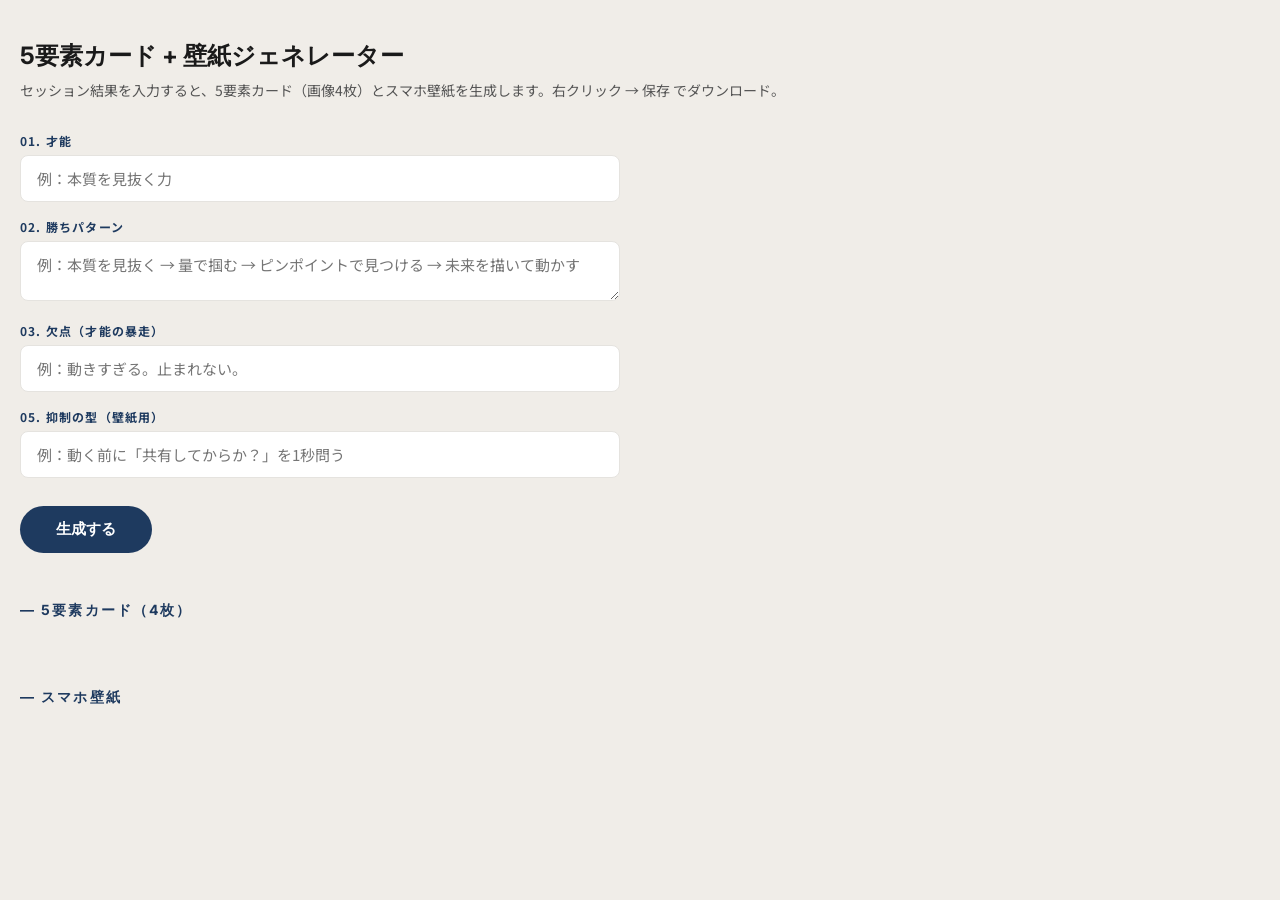
<file: talent-card-generator.html>
<!DOCTYPE html>
<html lang="ja">
<head>
<meta charset="UTF-8">
<meta name="viewport" content="width=device-width, initial-scale=1.0">
<title>5要素カード + 壁紙ジェネレーター ／ KOTOBA WORKS</title>
<link rel="preconnect" href="https://fonts.googleapis.com">
<link rel="preconnect" href="https://fonts.gstatic.com" crossorigin>
<link href="https://fonts.googleapis.com/css2?family=Inter:wght@400;500;600;700;800&family=Noto+Sans+JP:wght@400;500;700&display=swap" rel="stylesheet">
<style>
  :root {
    --bg: #fafaf8;
    --navy: #1e3a5f;
    --terra: #c4643a;
    --text: #1a1a1a;
    --text-sub: #555;
    --text-light: #999;
    --border: #e5e3df;
  }
  * { margin: 0; padding: 0; box-sizing: border-box; }
  body {
    font-family: 'Noto Sans JP', sans-serif;
    background: #f0ede8;
    color: var(--text);
    padding: 40px 20px;
  }
  h1 {
    font-family: 'Inter', sans-serif;
    font-size: 24px;
    font-weight: 700;
    margin-bottom: 8px;
  }
  .desc { color: var(--text-sub); margin-bottom: 32px; font-size: 14px; }

  /* Form */
  .form { max-width: 600px; margin-bottom: 48px; }
  .field { margin-bottom: 16px; }
  .field label {
    display: block;
    font-size: 12px;
    font-weight: 700;
    letter-spacing: 0.1em;
    color: var(--navy);
    margin-bottom: 6px;
    text-transform: uppercase;
  }
  .field input, .field textarea {
    width: 100%;
    padding: 12px 16px;
    border: 1px solid var(--border);
    border-radius: 8px;
    font-size: 15px;
    font-family: inherit;
    background: #fff;
  }
  .field textarea { height: 60px; resize: vertical; }
  button.gen {
    padding: 14px 36px;
    background: var(--navy);
    color: #fff;
    border: none;
    border-radius: 999px;
    font-size: 15px;
    font-weight: 600;
    cursor: pointer;
    margin-top: 12px;
  }
  button.gen:hover { background: #15304f; }

  /* Output */
  .output { display: flex; flex-wrap: wrap; gap: 24px; margin-bottom: 48px; }

  /* Card (1080x1080) */
  .card-wrap {
    width: 360px;
    height: 360px;
    position: relative;
    border-radius: 12px;
    overflow: hidden;
    box-shadow: 0 4px 20px rgba(0,0,0,0.1);
  }
  .card-canvas {
    width: 1080px;
    height: 1080px;
    transform: scale(0.3333);
    transform-origin: top left;
    background: var(--bg);
    padding: 100px;
    display: flex;
    flex-direction: column;
    justify-content: center;
    position: absolute;
    top: 0; left: 0;
  }
  .card-num {
    font-family: 'Inter', sans-serif;
    font-size: 18px;
    font-weight: 700;
    color: var(--terra);
    letter-spacing: 0.1em;
    margin-bottom: 32px;
  }
  .card-title {
    font-size: 64px;
    font-weight: 700;
    color: var(--text);
    margin-bottom: 40px;
    line-height: 1.3;
  }
  .card-body {
    font-size: 32px;
    color: var(--text-sub);
    line-height: 1.8;
  }
  .card-footer {
    position: absolute;
    bottom: 80px;
    left: 100px;
    right: 100px;
    display: flex;
    justify-content: space-between;
    align-items: center;
  }
  .card-logo {
    font-family: 'Inter', sans-serif;
    font-size: 16px;
    font-weight: 700;
    letter-spacing: 0.15em;
    color: var(--text-light);
  }
  .card-label {
    font-family: 'Inter', sans-serif;
    font-size: 14px;
    color: var(--text-light);
    letter-spacing: 0.1em;
  }

  /* Wallpaper (1170x2532 iPhone) */
  .wp-wrap {
    width: 180px;
    height: 390px;
    position: relative;
    border-radius: 20px;
    overflow: hidden;
    box-shadow: 0 4px 20px rgba(0,0,0,0.1);
  }
  .wp-canvas {
    width: 1170px;
    height: 2532px;
    transform: scale(0.1538);
    transform-origin: top left;
    background: var(--bg);
    display: flex;
    flex-direction: column;
    justify-content: center;
    align-items: center;
    text-align: center;
    padding: 200px 120px;
    position: absolute;
    top: 0; left: 0;
  }
  .wp-text {
    font-size: 72px;
    font-weight: 700;
    color: var(--text);
    line-height: 1.6;
    margin-bottom: 80px;
  }
  .wp-sub {
    font-family: 'Inter', sans-serif;
    font-size: 24px;
    color: var(--text-light);
    letter-spacing: 0.2em;
  }

  /* Download buttons */
  .dl-btns { margin-top: 12px; display: flex; gap: 8px; flex-wrap: wrap; }
  .dl-btn {
    padding: 8px 16px;
    background: #fff;
    border: 1px solid var(--border);
    border-radius: 6px;
    font-size: 12px;
    cursor: pointer;
    color: var(--text);
  }
  .dl-btn:hover { background: var(--bg); }

  .section-title {
    font-family: 'Inter', sans-serif;
    font-size: 14px;
    font-weight: 700;
    letter-spacing: 0.15em;
    color: var(--navy);
    margin-bottom: 20px;
    text-transform: uppercase;
  }
</style>
</head>
<body>

<h1>5要素カード + 壁紙ジェネレーター</h1>
<p class="desc">セッション結果を入力すると、5要素カード（画像4枚）とスマホ壁紙を生成します。右クリック → 保存 でダウンロード。</p>

<div class="form">
  <div class="field">
    <label>01. 才能</label>
    <input type="text" id="f-talent" placeholder="例：本質を見抜く力">
  </div>
  <div class="field">
    <label>02. 勝ちパターン</label>
    <textarea id="f-pattern" placeholder="例：本質を見抜く → 量で掴む → ピンポイントで見つける → 未来を描いて動かす"></textarea>
  </div>
  <div class="field">
    <label>03. 欠点（才能の暴走）</label>
    <input type="text" id="f-weakness" placeholder="例：動きすぎる。止まれない。">
  </div>
  <div class="field">
    <label>05. 抑制の型（壁紙用）</label>
    <input type="text" id="f-brake" placeholder="例：動く前に「共有してからか？」を1秒問う">
  </div>
  <button class="gen" onclick="generate()">生成する</button>
</div>

<div class="section-title">— 5要素カード（4枚）</div>
<div class="output" id="cards"></div>

<div class="section-title">— スマホ壁紙</div>
<div class="output" id="wallpaper"></div>

<script>
function generate() {
  var talent = document.getElementById('f-talent').value || '（未入力）';
  var pattern = document.getElementById('f-pattern').value || '（未入力）';
  var weakness = document.getElementById('f-weakness').value || '（未入力）';
  var brake = document.getElementById('f-brake').value || '（未入力）';

  var cards = document.getElementById('cards');
  cards.innerHTML = '';

  var data = [
    { num: '01', label: 'TALENT', title: '才能', body: talent },
    { num: '02', label: 'WIN PATTERN', title: '勝ちパターン', body: pattern },
    { num: '03', label: 'OVERDRIVE', title: '欠点', body: weakness },
    { num: '05', label: 'BRAKE SYSTEM', title: '抑制の型', body: brake }
  ];

  data.forEach(function(d) {
    var wrap = document.createElement('div');
    wrap.className = 'card-wrap';
    wrap.innerHTML = '<div class="card-canvas">' +
      '<div class="card-num">' + d.num + ' ／ ' + d.label + '</div>' +
      '<div class="card-title">' + d.title + '</div>' +
      '<div class="card-body">' + d.body.replace(/\n/g, '<br>') + '</div>' +
      '<div class="card-footer"><div class="card-logo">KOTOBA WORKS</div><div class="card-label">Talent Session</div></div>' +
      '</div>';
    cards.appendChild(wrap);
  });

  // Wallpaper
  var wp = document.getElementById('wallpaper');
  wp.innerHTML = '';
  var wpWrap = document.createElement('div');
  wpWrap.className = 'wp-wrap';
  wpWrap.innerHTML = '<div class="wp-canvas">' +
    '<div class="wp-text">' + brake + '</div>' +
    '<div class="wp-sub">— KOTOBA WORKS</div>' +
    '</div>';
  wp.appendChild(wpWrap);
}
</script>
</body>
</html>
</file>
<file: assets/shared.css>
/* ============================================
   Matsumoto Rentaro - Shared Design System
   Based on Talent Session LP (session_lp.html)
   ============================================ */

/* Reset */
*, *::before, *::after { margin: 0; padding: 0; box-sizing: border-box; }

:root {
  /* Colors */
  --bg: #fafaf8;
  --bg-warm: #f5f2ed;
  --bg-card: #ffffff;
  --text: #1a1a1a;
  --text-sub: #555555;
  --text-light: #777777;
  --navy: #1e3a5f;
  --navy-light: #2a5080;
  --terra: #c4643a;
  --border: #e5e3df;

  /* Typography */
  --en: 'Inter', sans-serif;
  --jp: 'Noto Sans JP', sans-serif;
  --serif: 'Noto Serif JP', 'Playfair Display', serif;

  /* Layout */
  --max: 1120px;
  --pad: clamp(64px, 7.5vw, 96px);
  --radius: 16px;

  /* Shadows (4-tier Apple-style) */
  --shadow-sm: 0 1px 2px rgba(15, 30, 60, 0.04),
               0 2px 8px rgba(15, 30, 60, 0.04);
  --shadow-md: 0 1px 3px rgba(15, 30, 60, 0.05),
               0 4px 16px rgba(15, 30, 60, 0.06),
               0 12px 32px rgba(15, 30, 60, 0.05);
  --shadow-lg: 0 2px 6px rgba(15, 30, 60, 0.06),
               0 12px 32px rgba(15, 30, 60, 0.08),
               0 32px 80px rgba(15, 30, 60, 0.08);
  --shadow-xl: 0 4px 12px rgba(30, 58, 95, 0.08),
               0 16px 48px rgba(30, 58, 95, 0.12),
               0 40px 100px rgba(30, 58, 95, 0.14);
}

html { scroll-behavior: smooth; }

body {
  background: var(--bg);
  color: var(--text);
  font-family: var(--jp);
  font-weight: 400;
  line-height: 1.85;
  letter-spacing: 0.01em;
  -webkit-font-smoothing: antialiased;
  -moz-osx-font-smoothing: grayscale;
  overflow-x: hidden;
}

/* Layout */
.container {
  max-width: var(--max);
  margin: 0 auto;
  padding: 0 clamp(20px, 5vw, 60px);
}

section {
  padding: var(--pad) 0;
  position: relative;
}

section + section {
  border-top: 1px solid var(--border);
}

/* Fade-in Observer Pattern */
.fi {
  opacity: 0;
  transform: translateY(28px);
  transition: opacity 0.7s cubic-bezier(0.25, 0.46, 0.45, 0.94),
              transform 0.7s cubic-bezier(0.25, 0.46, 0.45, 0.94);
}
.fi.v { opacity: 1; transform: translateY(0); }
.fi.d1 { transition-delay: 0.1s; }
.fi.d2 { transition-delay: 0.2s; }
.fi.d3 { transition-delay: 0.3s; }
.fi.d4 { transition-delay: 0.4s; }
.fi.d5 { transition-delay: 0.5s; }

/* Typography Base */
.label {
  font-family: var(--en);
  font-size: 12px;
  font-weight: 600;
  letter-spacing: 0.2em;
  text-transform: uppercase;
  color: var(--navy);
  margin-bottom: 20px;
  display: inline-block;
}
.heading {
  font-weight: 700;
  font-size: clamp(28px, 3.6vw, 40px);
  line-height: 1.5;
  color: var(--text);
  margin-bottom: 24px;
}
.subtext {
  font-size: 18px;
  font-weight: 400;
  color: var(--text-sub);
  line-height: 1.9;
  max-width: 720px;
}

/* ============================================
   GLOBAL HEADER
   ============================================ */
.site-header {
  position: fixed;
  top: 0;
  left: 0;
  right: 0;
  z-index: 100;
  background: rgba(250, 250, 248, 0.85);
  backdrop-filter: blur(16px);
  -webkit-backdrop-filter: blur(16px);
  border-bottom: 1px solid transparent;
  transition: border-color 0.4s, background 0.4s;
}
.site-header.scrolled {
  border-color: var(--border);
}
.site-header-inner {
  max-width: var(--max);
  margin: 0 auto;
  padding: 18px clamp(20px, 5vw, 60px);
  display: flex;
  align-items: center;
  justify-content: space-between;
  gap: 24px;
}
.site-logo {
  font-family: var(--en);
  font-size: 14px;
  font-weight: 700;
  letter-spacing: 0.15em;
  color: var(--text);
  text-decoration: none;
  transition: color 0.3s;
}
.site-logo:hover { color: var(--navy); }
.site-nav {
  display: flex;
  align-items: center;
  gap: 36px;
}
.site-nav a {
  font-family: var(--jp);
  font-size: 14px;
  font-weight: 500;
  color: var(--text-sub);
  text-decoration: none;
  position: relative;
  transition: color 0.3s;
}
.site-nav a:hover { color: var(--navy); }
.site-nav a.active { color: var(--navy); }
.site-nav a::after {
  content: '';
  position: absolute;
  left: 0;
  bottom: -6px;
  width: 100%;
  height: 1px;
  background: var(--navy);
  transform: scaleX(0);
  transform-origin: left;
  transition: transform 0.3s;
}
.site-nav a:hover::after, .site-nav a.active::after { transform: scaleX(1); }
.site-cta {
  font-family: var(--jp);
  font-size: 13px;
  font-weight: 500;
  padding: 10px 22px;
  background: var(--navy);
  color: #fff;
  border-radius: 999px;
  text-decoration: none;
  transition: background 0.3s, transform 0.3s, box-shadow 0.3s;
}
.site-cta:hover {
  background: #15304f;
  transform: translateY(-1px);
  box-shadow: 0 8px 24px rgba(30, 58, 95, 0.25);
}
.site-nav-toggle {
  display: none;
  background: none;
  border: none;
  font-size: 24px;
  color: var(--text);
  cursor: pointer;
  padding: 8px;
}
@media (max-width: 768px) {
  .site-nav, .site-cta { display: none; }
  .site-nav-toggle { display: block; }
  .site-nav.open {
    display: flex;
    position: fixed;
    top: 60px;
    left: 0;
    right: 0;
    background: var(--bg);
    flex-direction: column;
    padding: 32px;
    gap: 24px;
    border-bottom: 1px solid var(--border);
  }
}

/* Main wrapper (account for fixed header) */
main { padding-top: 68px; }

/* ============================================
   GLOBAL FOOTER
   ============================================ */
.site-footer {
  background: var(--bg);
  border-top: 1px solid var(--border);
  padding: 64px 0 32px;
}
.site-footer-inner {
  max-width: var(--max);
  margin: 0 auto;
  padding: 0 clamp(20px, 5vw, 60px);
}
.site-footer-grid {
  display: grid;
  grid-template-columns: 2fr 1fr 1fr 1fr;
  gap: 48px;
  margin-bottom: 48px;
}
.site-footer-brand h3 {
  font-family: var(--en);
  font-size: 18px;
  font-weight: 700;
  letter-spacing: 0.1em;
  color: var(--text);
  margin-bottom: 12px;
}
.site-footer-brand p {
  font-size: 14px;
  color: var(--text-sub);
  line-height: 1.8;
  max-width: 360px;
}
.site-footer-col h4 {
  font-family: var(--en);
  font-size: 11px;
  font-weight: 600;
  letter-spacing: 0.2em;
  text-transform: uppercase;
  color: var(--navy);
  margin-bottom: 16px;
}
.site-footer-col ul {
  list-style: none;
}
.site-footer-col li {
  margin-bottom: 12px;
}
.site-footer-col a {
  font-size: 14px;
  color: var(--text-sub);
  text-decoration: none;
  transition: color 0.3s;
}
.site-footer-col a:hover { color: var(--navy); }
.site-footer-bottom {
  padding-top: 32px;
  border-top: 1px solid var(--border);
  display: flex;
  justify-content: space-between;
  align-items: center;
  flex-wrap: wrap;
  gap: 16px;
}
.site-footer-sign {
  font-family: var(--en);
  font-size: 11px;
  color: var(--text-light);
  letter-spacing: 0.1em;
}
.site-footer-copy {
  font-family: var(--en);
  font-size: 11px;
  color: var(--text-light);
}
@media (max-width: 768px) {
  .site-footer-grid {
    grid-template-columns: 1fr;
    gap: 40px;
  }
}

/* ============================================
   COMMON CARD
   ============================================ */
.card {
  background: var(--bg-card);
  border: 1px solid var(--border);
  border-radius: var(--radius);
  padding: 40px;
  position: relative;
  overflow: hidden;
  box-shadow: var(--shadow-md);
  transition: transform 0.5s cubic-bezier(0.16, 1, 0.3, 1),
              box-shadow 0.5s cubic-bezier(0.16, 1, 0.3, 1);
}
.card::before {
  content: '';
  position: absolute;
  top: 0;
  left: 0;
  width: 100%;
  height: 3px;
  background: linear-gradient(90deg, var(--navy), var(--terra));
  transform: scaleX(0);
  transform-origin: left;
  transition: transform 0.6s cubic-bezier(0.16, 1, 0.3, 1);
}
.card:hover {
  transform: translateY(-8px);
  box-shadow: var(--shadow-xl);
}
.card:hover::before {
  transform: scaleX(1);
}

/* ============================================
   BUTTONS
   ============================================ */
.btn-primary {
  display: inline-flex;
  align-items: center;
  gap: 8px;
  padding: 16px 36px;
  background: var(--navy);
  color: #fff;
  font-family: var(--jp);
  font-size: 15px;
  font-weight: 500;
  border-radius: 999px;
  text-decoration: none;
  transition: background 0.3s, transform 0.3s, box-shadow 0.3s;
}
.btn-primary:hover {
  background: #15304f;
  transform: translateY(-2px);
  box-shadow: 0 12px 32px rgba(30, 58, 95, 0.25);
}
.btn-primary-arrow {
  font-size: 18px;
  transition: transform 0.3s;
}
.btn-primary:hover .btn-primary-arrow {
  transform: translateX(4px);
}
.btn-outline {
  display: inline-flex;
  align-items: center;
  gap: 8px;
  padding: 15px 32px;
  background: transparent;
  color: var(--navy);
  font-family: var(--jp);
  font-size: 15px;
  font-weight: 500;
  border: 1px solid var(--navy);
  border-radius: 999px;
  text-decoration: none;
  transition: background 0.3s, color 0.3s, transform 0.3s;
}
.btn-outline:hover {
  background: var(--navy);
  color: #fff;
  transform: translateY(-2px);
}

/* ============================================
   RESPONSIVE — Mobile (iPhone)
   ============================================ */
/* ============================================
   MOBILE — 見やすさ・わかりやすさ最優先
   ============================================ */
@media (max-width: 768px) {

  /* --- Global --- */
  body { overflow-x: hidden; -webkit-text-size-adjust: 100%; }
  img, svg, video { max-width: 100%; height: auto; }
  section { padding: 56px 0; }

  /* --- Header (compact) --- */
  .site-header-inner { padding: 12px 16px !important; }
  .site-logo { font-size: 13px !important; letter-spacing: 0.1em !important; }
  main { padding-top: 56px !important; }

  /* --- Typography: スマホで読みやすいサイズ --- */
  h1, .hero-title, .about-hero-h, .services-title, .svc-h {
    font-size: clamp(36px, 10vw, 52px) !important;
    line-height: 1.15 !important;
    letter-spacing: -0.03em !important;
  }
  h2, .heading {
    font-size: clamp(24px, 6.5vw, 32px) !important;
    line-height: 1.35 !important;
  }
  h3 { font-size: 20px !important; }
  p, li, .subtext {
    font-size: 15px !important;
    line-height: 1.9 !important;
  }
  .label {
    font-size: 11px !important;
    margin-bottom: 14px !important;
  }

  /* --- Grids: 全て1列に --- */
  .svc-inner,
  .facts-row,
  .two-col,
  .grid-2,
  .approach-list,
  .foryou-grid,
  .foryou-grid-5,
  .why-grid,
  .pkg-grid-2,
  .pkg-grid-3,
  .outcome-phases,
  .mode-grid,
  .site-footer-grid,
  .cta-buttons,
  .compare-row {
    grid-template-columns: 1fr !important;
    gap: 16px !important;
  }
  /* フッターのgridも1列 */
  .site-footer-grid { gap: 32px !important; }

  /* --- Hero sections --- */
  .hero,
  .services-hero,
  .about-hero-section,
  .about-hero,
  .lp-hero {
    min-height: auto !important;
    padding: 80px 0 48px !important;
  }
  .hero-inner,
  .services-hero-inner,
  .about-hero-inner {
    padding: 0 20px !important;
  }

  /* --- Services page --- */
  .svc-block { padding: 48px 0 !important; }
  .svc-inner { padding: 0 20px !important; }
  .svc-meta-block {
    position: relative !important;
    top: auto !important;
  }
  .svc-no { font-size: 72px !important; margin-bottom: 16px !important; }
  .svc-lbl { font-size: 13px !important; }
  .svc-tag { font-size: 15px !important; }
  .svc-btn { padding: 14px 28px !important; font-size: 13px !important; }

  /* --- Session LP hero: スマホでは1列に --- */
  .hero-grid {
    grid-template-columns: 1fr !important;
    gap: 0 !important;
    padding: 0 20px !important;
  }
  .hero-left {
    position: relative !important;
    top: auto !important;
    height: auto !important;
    min-height: 70vh;
    padding-top: 80px;
    display: flex;
    flex-direction: column;
    justify-content: center;
  }
  .hero-right {
    gap: 64px !important;
    padding: 48px 0 80px !important;
  }
  .hero-title { font-size: clamp(48px, 14vw, 72px) !important; }
  .hero-name { font-size: 11px !important; }
  .hero-sub { font-size: 15px !important; }
  .hero-story-num { font-size: 11px !important; }
  .hero-story-title { font-size: clamp(24px, 6vw, 30px) !important; line-height: 1.4 !important; }
  .hero-story-text { font-size: 14px !important; line-height: 1.85 !important; }
  /* スクロール連動を保持（opacityはJSで制御） */
  .hero-story { opacity: 0; transform: translateY(30px); transition: opacity 0.7s, transform 0.7s; }
  .hero-story.visible { opacity: 1; transform: translateY(0); }

  /* --- Cards: タップしやすく --- */
  .card,
  .approach-item,
  .foryou-card,
  .why-card,
  .mode-card,
  .pkg-card,
  .pkg-sales,
  .cta-link-primary {
    padding: 24px 20px !important;
    border-radius: 12px !important;
  }
  .approach-num { font-size: 36px !important; margin-bottom: 12px !important; }
  .approach-title { font-size: 16px !important; }
  .approach-desc { font-size: 13px !important; }
  .foryou-icon { font-size: 11px !important; }
  .foryou-title { font-size: 18px !important; }
  .foryou-desc { font-size: 14px !important; }

  /* --- Facts (About) --- */
  .facts { padding: 64px 0 !important; }
  .facts-inner { padding: 0 20px !important; }
  .facts-row { grid-template-columns: 1fr !important; gap: 4px !important; padding: 20px 0 !important; }
  .facts-k { font-size: 10px !important; padding-top: 0 !important; }
  .facts-v { font-size: 18px !important; }

  /* --- Method (About) --- */
  .method { padding: 64px 0 !important; }
  .method-inner { padding: 0 20px !important; }
  .method-flow {
    flex-direction: column !important;
    align-items: stretch !important;
  }
  .method-step { min-width: auto !important; padding: 20px 16px !important; }
  .method-arrow {
    transform: rotate(90deg) !important;
    padding: 8px 0 !important;
    text-align: center !important;
  }
  .method-title { font-size: clamp(22px, 6vw, 28px) !important; }

  /* --- Philosophy --- */
  .article { padding: 100px 0 80px !important; }
  .article-inner { padding: 0 20px !important; }
  .article-title { font-size: clamp(26px, 7vw, 34px) !important; }
  .article-body { font-size: 15px !important; }
  .article-body h2 { font-size: clamp(20px, 5.5vw, 26px) !important; margin-top: 56px !important; }
  .article-body blockquote { font-size: 16px !important; padding-left: 16px !important; }

  /* --- Compare table --- */
  .compare-table { font-size: 13px !important; }
  .compare-header { display: none !important; }
  .compare-cell { padding: 14px 16px !important; border-right: none !important; }
  .compare-label { padding: 12px 16px 4px !important; }

  /* --- Packages --- */
  .pkg-hero { padding: 80px 0 48px !important; text-align: left !important; }
  .pkg-title { font-size: clamp(40px, 10vw, 56px) !important; }
  .pkg-sub { font-size: 14px !important; }
  .pkg-sales-grid { grid-template-columns: 1fr !important; gap: 24px !important; }
  .pkg-sales { padding: 28px 20px !important; }
  .pkg-sales-name { font-size: 24px !important; }
  .pkg-sales-price { font-size: 28px !important; }

  /* --- Contact --- */
  .contact-grid { grid-template-columns: 1fr !important; gap: 20px !important; }

  /* --- Result sheet (Session LP) --- */
  .result-sheet { padding: 24px 16px !important; }
  .result-sheet-header { flex-direction: column !important; gap: 12px !important; }
  .result-grid { grid-template-columns: 1fr !important; }
  .meter-label { width: 80px !important; font-size: 12px !important; }

  /* --- Bottom bar (hero) --- */
  .hero-bottom { bottom: 24px !important; left: 20px !important; right: 20px !important; }

  /* --- CTA section --- */
  .cta-buttons { gap: 12px !important; }
  .cta-link-primary .cta-link-text { font-size: 18px !important; }
  .cta-link-primary .cta-link-label { font-size: 10px !important; }

  /* --- Quote --- */
  .quote-text { font-size: clamp(22px, 5.5vw, 28px) !important; }

  /* --- More link (Services page) --- */
  .more-link-inner { padding: 0 20px !important; }
  .more-link-title { font-size: clamp(24px, 6vw, 30px) !important; }

  /* --- Privacy --- */
  .container { padding: 80px 20px 60px !important; }
  .warning, .contact-block { padding: 20px 16px !important; }

  /* --- Journey flow --- */
  .journey-flow { flex-direction: column !important; align-items: center !important; gap: 8px !important; }
  .journey-step { display: flex !important; align-items: center !important; text-align: left !important; gap: 16px !important; width: 100% !important; max-width: 360px !important; }
  .journey-icon { margin: 0 !important; flex-shrink: 0 !important; }
  .journey-arrow { transform: rotate(90deg) !important; }

  /* --- Mode selection (AI/Human) --- */
  .mode-grid { gap: 20px !important; }
  .mode-card { padding: 28px 20px !important; }
  .mode-title { font-size: 24px !important; }
  .mode-price { font-size: 32px !important; }

  /* --- FAQ --- */
  .faq-item summary { padding: 16px !important; font-size: 15px !important; }
  .faq-body { padding: 0 16px 16px !important; font-size: 14px !important; }

  /* --- Closing / About close --- */
  .about-close { padding: 56px 0 !important; }
  .about-close-inner { padding: 0 20px !important; }
  .about-close-text { font-size: clamp(22px, 5.5vw, 28px) !important; }
}

/* ============================================
   VERY NARROW (iPhone SE etc)
   ============================================ */
@media (max-width: 380px) {
  h1, .hero-title, .about-hero-h { font-size: 32px !important; }
  .hero-title { font-size: 40px !important; }
  .svc-no { font-size: 56px !important; }
  .pkg-title { font-size: 36px !important; }
  .site-logo { font-size: 11px !important; }
}

/* Accessibility */
@media (prefers-reduced-motion: reduce) {
  *, *::before, *::after {
    animation: none !important;
    transition: none !important;
  }
  .fi { opacity: 1; transform: none; }
}
</file>
